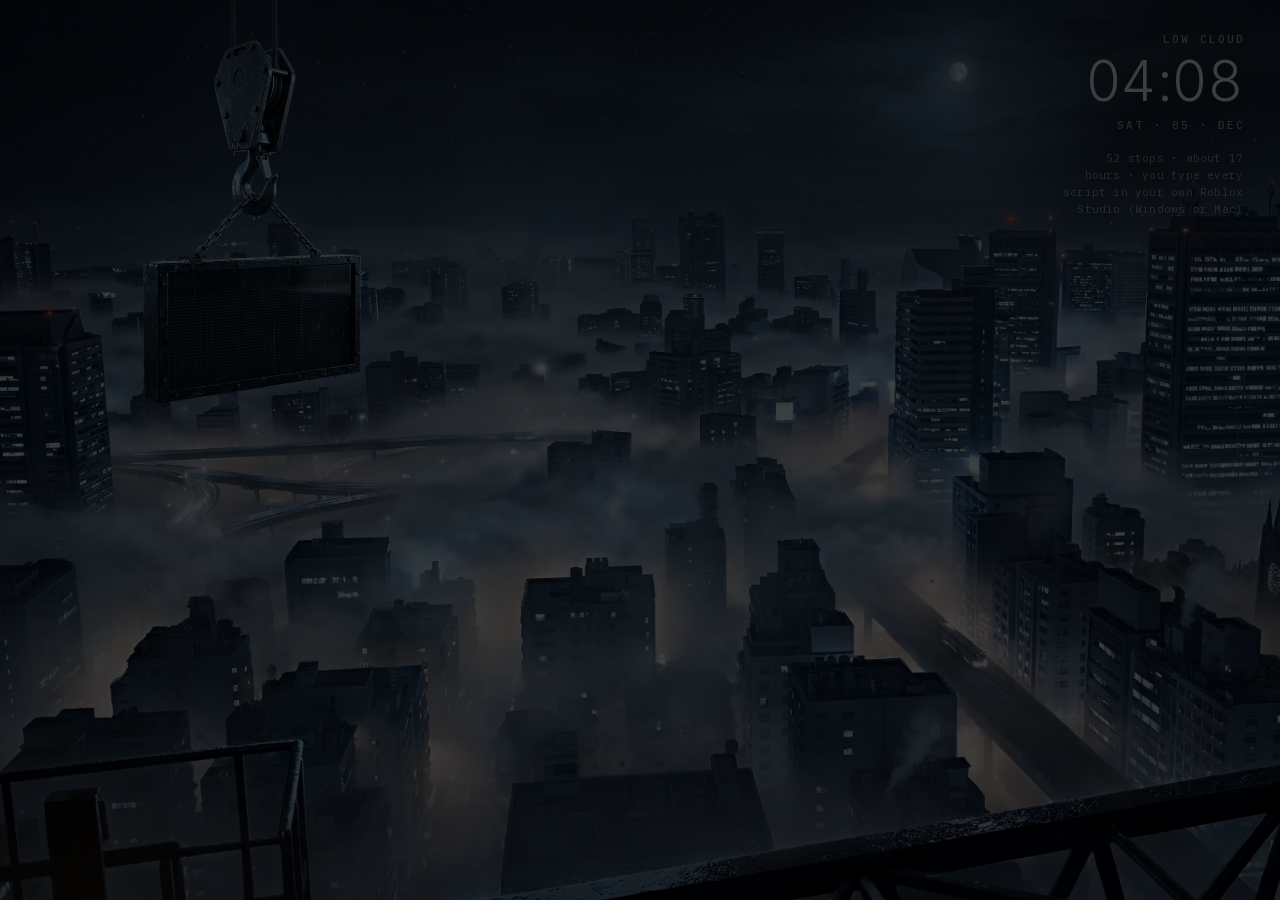
<file: index.html>
<!DOCTYPE html>
<html lang="en" data-rice="ossuary" data-shell="noctalia" data-fx="3" data-perf="auto">
<head>
<meta charset="utf-8">
<meta name="viewport" content="width=device-width, initial-scale=1">
<title>MIMEI — learn Roblox Luau from nothing</title>
<meta name="description" content="A quiet desk for learning Roblox Luau from absolute zero: the city at night from the top of a crane, and an old sign that says where you are. You write every script in your own Roblox Studio; MIMEI walks you through it, one lesson at a time.">
<meta property="og:type" content="website">
<meta property="og:title" content="MIMEI — learn Roblox Luau from nothing">
<meta property="og:description" content="A quiet desk for learning Roblox Luau from absolute zero: the city at night from the top of a crane, and an old sign that says where you are. You write every script in your own Roblox Studio; MIMEI walks you through it, one lesson at a time.">
<meta property="og:image" content="assets/og/og.jpg">
<meta property="og:image:width" content="1200">
<meta property="og:image:height" content="630">
<meta name="twitter:card" content="summary_large_image">
<meta name="color-scheme" content="dark">
<meta name="theme-color" content="#05070c">
<link rel="stylesheet" href="styles/05-fonts.css">
<link rel="stylesheet" href="styles/00-tokens.css">
<link rel="stylesheet" href="styles/10-base.css">
<link rel="stylesheet" href="styles/22-window.css">
<link rel="stylesheet" href="styles/23-course.css">
<link rel="stylesheet" href="styles/24-launcher.css">
<link rel="stylesheet" href="styles/31-session.css">
<link rel="stylesheet" href="styles/32-man.css">
<link rel="stylesheet" href="styles/33-deckops.css">
<link rel="stylesheet" href="styles/40-effects.css">
<link rel="stylesheet" href="styles/50-responsive.css">
<link rel="stylesheet" href="styles/36-riced.css">
<link rel="stylesheet" href="styles/35-desk.css">
<link rel="stylesheet" href="styles/37-lesson.css">
<link rel="stylesheet" href="styles/38-study.css">
<link rel="stylesheet" href="styles/39-strangers.css">
<link rel="stylesheet" href="styles/41-cab.css">
<link rel="stylesheet" href="styles/43-glass.css">
<link rel="stylesheet" href="styles/44-mist.css">
<link rel="stylesheet" href="styles/60-print.css">
<link rel="icon" type="image/png" href="assets/crane/icon.png">
</head>
<body class="os booting">

<!-- ══ boot safety net ════════════════════════════════════════════════════
     Runs before anything else and survives the module graph failing to
     parse. Without it a thrown expression leaves a black screen and no clue
     why, which is the worst possible failure for a teaching site. -->
<script>
(function () {
  function report(what, detail) {
    var box = document.getElementById('boot-error');
    if (!box) {
      box = document.createElement('pre');
      box.id = 'boot-error';
      box.style.cssText = 'position:fixed;z-index:9999;left:0;right:0;bottom:0;margin:0;'
        + 'padding:16px 20px;max-height:46vh;overflow:auto;background:#2b0f16;color:#ffb4c4;'
        + 'font:12px/1.6 ui-monospace,Menlo,monospace;white-space:pre-wrap;'
        + 'border-top:1px solid #7a3b50';
      document.body.appendChild(box);
    }
    document.title = 'BOOT FAILED: ' + what;
    box.textContent += what + '\n' + detail + '\n\n';
    var log = document.getElementById('boot-log');
    if (log) log.textContent = 'the machine did not finish starting.';
  }
  window.addEventListener('error', function (e) {
    report('Error: ' + (e.message || 'unknown'),
           (e.filename || '') + ':' + (e.lineno || '?') + (e.error && e.error.stack ? '\n' + e.error.stack : ''));
  });
  window.addEventListener('unhandledrejection', function (e) {
    var r = e.reason;
    report('Unhandled rejection: ' + ((r && r.message) || r), (r && r.stack) || '');
  });
})();
</script>

<a class="skip" href="#session-body">Skip to the lesson</a>

<!-- ══ the wall ══════════════════════════════════════════════════════════
     The LQIP layer paints a true-coloured blur instantly; the real wall
     fades in over it. Nothing here is announced to a screen reader. -->
<div id="wall" aria-hidden="true">
  <div class="wall-lqip" id="wall-lqip"></div>
  <img id="wall-img" alt="" decoding="async">
  <div class="wall-veil"></div>
  <div class="wall-noise"></div>
</div>

<div class="fx-layers" aria-hidden="true">
  <canvas id="rain"></canvas>
  <div id="scan"></div>
  <div id="grain"></div>
  <div id="glare"></div>
  <div id="wipe"></div>
</div>

<!-- ══ start-up ═════════════════════════════════════════════════════════
     A black curtain while the fonts and the first picture load; the desk
     fades in under it and its sign powers on. The empty log is where the
     safety net above writes if the machine does not finish starting. -->
<div id="boot">
  <div class="boot-in">
    <pre id="boot-log"></pre>
  </div>
</div>

<!-- ══ bar ═══════════════════════════════════════════════════════════════ -->
<header id="bar" role="banner">
  <div class="bar-l">
    <button class="mod brand" id="brand" title="The desk (Alt+1)" aria-label="MIMEI — the desk">
      <img class="ob-mark" src="assets/crane/mark-snow.webp" alt="" width="240" height="284">
      <span class="brand-name">mimei</span>
    </button>
    <nav id="workspaces" aria-label="Workspaces"></nav>
  </div>

  <div class="bar-r">
    <div class="bar-mods">
      <time class="bar-clock" id="bar-clock" title="Local time">--:--</time>
    </div>
    <button class="mod launch" id="mod-launch" title="Search the course (Alt+Enter)" aria-label="Search the course">
      <svg viewBox="0 0 16 16" aria-hidden="true"><circle cx="7" cy="7" r="4.2"/><path d="m10.2 10.2 3.3 3.3"/></svg>
    </button>
    <button class="mod apps" id="mod-apps" title="Apps — open the window switcher (Alt+Enter, Tab)" aria-label="Apps">
      <svg viewBox="0 0 16 16" fill="none" stroke="currentColor" stroke-width="1.2" aria-hidden="true"><rect x="2" y="2" width="5" height="5" rx="1"/><rect x="9" y="2" width="5" height="5" rx="1"/><rect x="2" y="9" width="5" height="5" rx="1"/><rect x="9" y="9" width="5" height="5" rx="1"/></svg>
    </button>
  </div>
</header>

<!-- ══ shell: the seat ══════════════════════════════════════════════════ -->
<div id="shell">
  <main id="seat" aria-label="Desktop">
    <div id="desk"></div>
    <div id="study" hidden></div>
  </main>
</div>

<!-- ══ the panel along the foot: this workspace's windows (3 and 4; the lessons have their own session bar) ══ -->
<div id="panel">
  <nav class="bar-task" id="bar-task" aria-label="Windows on this workspace"></nav>
</div>

<!-- lesson bodies land here at boot, pulled out of content/*.md -->
<div id="lessons" hidden></div>

<div id="peek-back" hidden>Bring everything back <kbd>esc</kbd></div>

<!-- ══ overlays ══════════════════════════════════════════════════════════ -->
<div id="scrim" hidden></div>

<div id="launcher" role="dialog" aria-modal="true" aria-label="Launcher" hidden>
  <div class="launch-box">
    <label class="launch-prompt">
      <span class="lp-mode" id="launch-mode">lessons</span>
      <input id="launch-input" type="text" autocomplete="off" spellcheck="false"
             role="combobox" aria-expanded="true" aria-controls="launch-list"
             aria-autocomplete="list" aria-label="Search" placeholder="jump to a lesson">
      <span class="lp-hint" id="launch-count"></span>
    </label>
    <div id="launch-list" role="listbox" aria-label="Results"></div>
    <div class="launch-foot">
      <span><kbd>↑</kbd><kbd>↓</kbd> move</span>
      <span><kbd>↵</kbd> run</span>
      <span><kbd>tab</kbd> mode</span>
      <span><kbd>esc</kbd> close</span>
    </div>
  </div>
</div>

<div id="live" role="status" aria-live="polite" class="sr-only"></div>
<div id="boot-error-host" hidden></div>

<script type="module" src="src/main.js"></script>
</body>
</html>
</file>
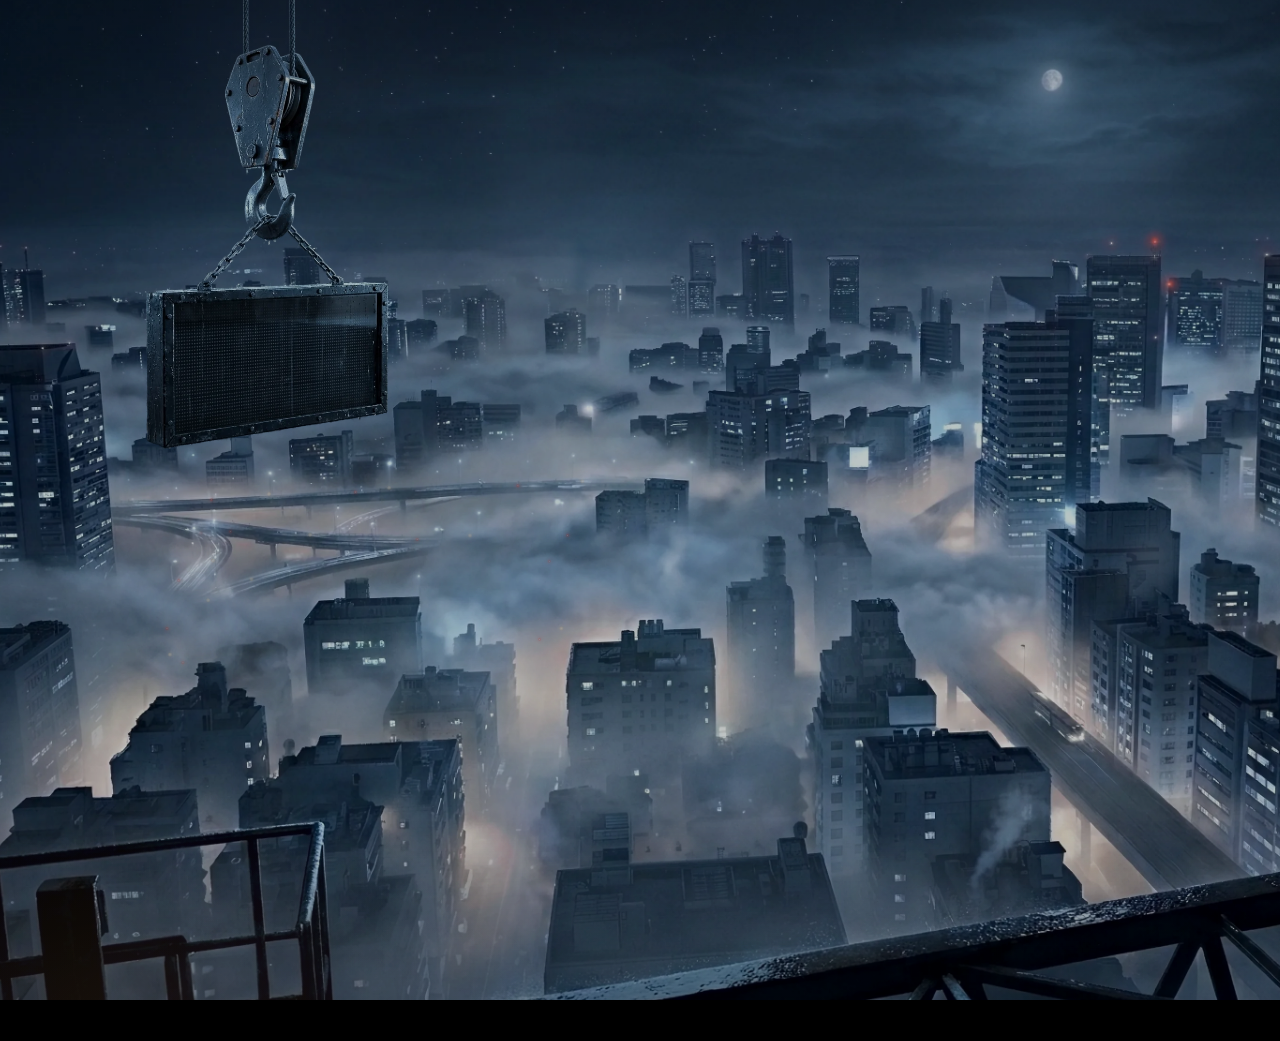
<file: tools/probe.html>
<!DOCTYPE html>
<!-- Layout + behaviour probe. Loads the site in a same-origin iframe, drives it
     with a named action, then writes what the machine is actually doing into
     #probe as JSON — so a headless `--dump-dom` run can check the desk, the
     window manager, a lesson and the one look without anyone looking at a
     screenshot, and without npm.

       tools/probe.html?w=1600&h=1000&act=ws2#/3.2
       tools/probe.html?act=peek
       tools/probe.html?act=settings

     The page under test exposes `ossuary` (see src/main.js) and this file reads
     it rather than guessing at pixels: wm rectangles, the fx report, the
     progress summary. -->
<meta charset="utf-8">
<style>html,body{margin:0;background:#000}iframe{border:0;display:block}</style>
<pre id="probe">pending</pre>
<script src="_act.js"></script>
<script>
const q = new URLSearchParams(location.search);
const W = +(q.get('w') || 1600), H = +(q.get('h') || 1000);
const ACT = q.get('act') || '';
const WALL = q.get('wall') || '';
/* ?where=395,300 → what is actually at that point, topmost first. The fastest
   way to find out which element is bleeding into a gap. */
const WHERE = q.get('where') || '';
/* ?sel=.course-list → the box, the scroll box and the clipping of one element
   plus every ancestor up to the window frame. Layout archaeology in one call. */
const SEL = q.get('sel') || '';
const f = document.createElement('iframe');
f.width = W; f.height = H;
f.src = '../index.html?noboot' + location.hash;
document.body.prepend(f);

const sleep = ms => new Promise(r => setTimeout(r, ms));
const ready = async () => {
  for (let i = 0; i < 120; i++) {
    const d = f.contentDocument, w = f.contentWindow;
    if (w && w.ossuary && d.body && !d.body.classList.contains('booting')) return true;
    await sleep(120);
  }
  return false;
};

/* every action is one the learner could take: a click, or a key. */
async function act(a) {
  await runAct(f, a);
}

(async () => {
  const ok = await ready();
  const d = f.contentDocument, w = f.contentWindow;
  const L = w.ossuary || {};
  const errs = [];
  if (!ok) errs.push('the machine never finished booting');

  /* end states, not transitions: a headless iframe barely advances CSS time */
  if (ok) {
    const st = d.createElement('style');
    st.textContent = '*,*::before,*::after{transition:none!important;animation-duration:1ms!important;animation-delay:0s!important}';
    d.head.appendChild(st);
    w.addEventListener('error', e => errs.push('act: ' + (e.message || 'unknown')));
    try { await act(ACT); } catch (e) { errs.push('act threw: ' + (e && e.message)); }
  }

  /* ── measure ─────────────────────────────────────────────────────────────── */
  if (L.wm && L.wm.flush) { try { L.wm.flush(); } catch (e) { errs.push('flush: ' + e.message); } }
  /* In headless Chrome a frame may never come, so never wait on rAF alone. */
  await Promise.race([
    new Promise(res => f.contentWindow.requestAnimationFrame(() => f.contentWindow.requestAnimationFrame(res))),
    sleep(300),
  ]);
  const box = el => {
    if (!el) return null;
    const b = el.getBoundingClientRect(), cs = w.getComputedStyle(el);
    /* checkVisibility walks ancestors, so a child of an opacity:0 shell reads
       as hidden — which a bare computed style cannot tell you. */
    const vis = el.checkVisibility
      ? el.checkVisibility({ opacityProperty: true, visibilityProperty: true, contentVisibilityAuto: true })
      : (cs.display !== 'none' && cs.visibility !== 'hidden' && +cs.opacity > .05);
    return {
      x: Math.round(b.x), y: Math.round(b.y), w: Math.round(b.width), h: Math.round(b.height),
      vis,
    };
  };
  const r = {
    ok,
    errors: errs,
    viewport: [W, H],
    body: d.body ? d.body.className : '',
    ws: L.wm ? L.wm.activeWs() : null,
    rice: L.rice ? L.rice.current() : null,
    wall: L.wall && L.wall.current() ? L.wall.current().id : null,
    fx: L.fx ? L.fx() : null,
    progress: L.progress ? L.progress() : null,
    fonts: d.fonts ? [...d.fonts].filter(x => x.status === 'loaded').map(x => x.family + ' ' + x.weight)
      .filter((v, i, a) => a.indexOf(v) === i) : [],
    rects: {
      bar: box(d.querySelector('#bar')),
      task: box(d.querySelector('#bar-task')),
      seat: box(d.querySelector('#seat')),
      desk: box(d.querySelector('#desk')),
      launcher: box(d.querySelector('#launcher')),
    },
    windows: L.wm ? L.wm.rects() : [],
    openWs: L.wm ? [1, 2, 3, 4].map(n => L.wm.windowsOn(n).length) : [],
    deck: deckProbe(d, w),
    where: whereProbe(d),
    sel: selProbe(d, w),
    lesson: lessonProbe(d),
    launcher: launcherProbe(d),
    a11y: a11yProbe(d),
    overflowX: d.documentElement.scrollWidth > W + 1,
    bootError: (d.getElementById('boot-error') || {}).textContent || null,
    live: (d.getElementById('live') || {}).textContent || null,
  };
  document.getElementById('probe').textContent = JSON.stringify(r, null, 0);

  function selProbe(d, w) {
    if (!SEL) return null;
    const start = d.querySelector(SEL);
    if (!start) return `no element matches ${SEL}`;
    const out = [];
    let el = start;
    while (el && el !== d.body) {
      const b = el.getBoundingClientRect(), cs = w.getComputedStyle(el);
      out.push({
        el: el.tagName.toLowerCase() + (el.id ? '#' + el.id : '') + (el.classList.length ? '.' + [...el.classList].join('.') : ''),
        box: [Math.round(b.x), Math.round(b.y), Math.round(b.width), Math.round(b.height)],
        scroll: [el.scrollWidth, el.scrollHeight, el.clientWidth, el.clientHeight],
        of: cs.overflowX + '/' + cs.overflowY,
        pe: cs.pointerEvents,
        pos: cs.position,
      });
      if (el.classList.contains('win')) break;
      el = el.parentElement;
    }
    return out;
  }

  function whereProbe(d) {
    if (!WHERE) return null;
    const [x, y] = WHERE.split(',').map(Number);
    return d.elementsFromPoint(x, y).slice(0, 6).map(el => {
      const cls = (el.className && String(el.className).trim().split(/\s+/).slice(0, 3).join('.')) || '';
      return `${el.tagName.toLowerCase()}${el.id ? '#' + el.id : ''}${cls ? '.' + cls : ''}`;
    });
  }

  function deckProbe(d, w) {
    if (!d.querySelector('#desk')) return null;
    const txt = sel => { const el = d.querySelector(sel); return el ? el.textContent.trim().replace(/\s+/g, ' ') : null; };
    return {
      sign: txt('#cr-say'),
      clock: txt('#desk .cr-clock'),
      promise: d.querySelector('#cr-promise[hidden]') ? null : txt('#cr-promise'),
      corners: d.querySelectorAll('#desk .cr-menu .m').length,
      goal: txt('#cr-goal-n'),
      canvases: d.querySelectorAll('#desk canvas').length,
      report: (w.ossuary && w.ossuary.desk) ? w.ossuary.desk() : null,
    };
  }

  function lessonProbe(d) {
    const win = d.querySelector('#study:not([hidden])');      // a lesson is open on workspace 2
    if (!win) return null;
    return {
      title: (win.querySelector('.kicker') || {}).textContent || null,
      rail: !!win.querySelector('.st-rail'),
      h1: (win.querySelector('.doc h1') || {}).textContent || null,
      kicker: !!win.querySelector('.kicker'),
      code: win.querySelectorAll('.doc .code').length,
      out: win.querySelectorAll('.doc .out').length,
      runbook: win.querySelectorAll('.doc .runbook').length,
      probe: win.querySelectorAll('.doc .probe').length,
      solutions: win.querySelectorAll('.doc .solution').length,
      pills: win.querySelectorAll('.doc .pill').length,
      nav: !!win.querySelector('.stepnav'),
      tabs: win.querySelectorAll('.win-tabs .tab').length,
      firstLines: (win.querySelector('.doc .code code') || {}).textContent?.slice(0, 120) || null,
    };
  }

  function launcherProbe(d) {
    const host = d.getElementById('launcher');
    if (!host) return null;
    const open = !host.hidden;
    return {
      open,
      mode: (d.getElementById('launch-mode') || {}).textContent || null,
      rows: d.querySelectorAll('#launch-list .lrow').length,
      first: (d.querySelector('#launch-list .lrow') || {}).textContent || null,
      role: (d.getElementById('launch-input') || {}).getAttribute?.('role') || null,
    };
  }

  function a11yProbe(d) {
    const focusables = [...d.querySelectorAll('a[href],button:not([disabled]),input,[tabindex]:not([tabindex="-1"])')];
    const regions = [...d.querySelectorAll('.win')].map(el => ({
      id: el.dataset.win,
      role: el.getAttribute('role'),
      labelled: !!d.getElementById(el.getAttribute('aria-labelledby') || ''),
      tabindex: el.tabIndex,
    }));
    return {
      focusables: focusables.length,
      regions,
      srOnlyLive: !!d.querySelector('#live.sr-only'),
      skipLink: !!d.querySelector('.skip'),
    };
  }

})();
</script>
</file>
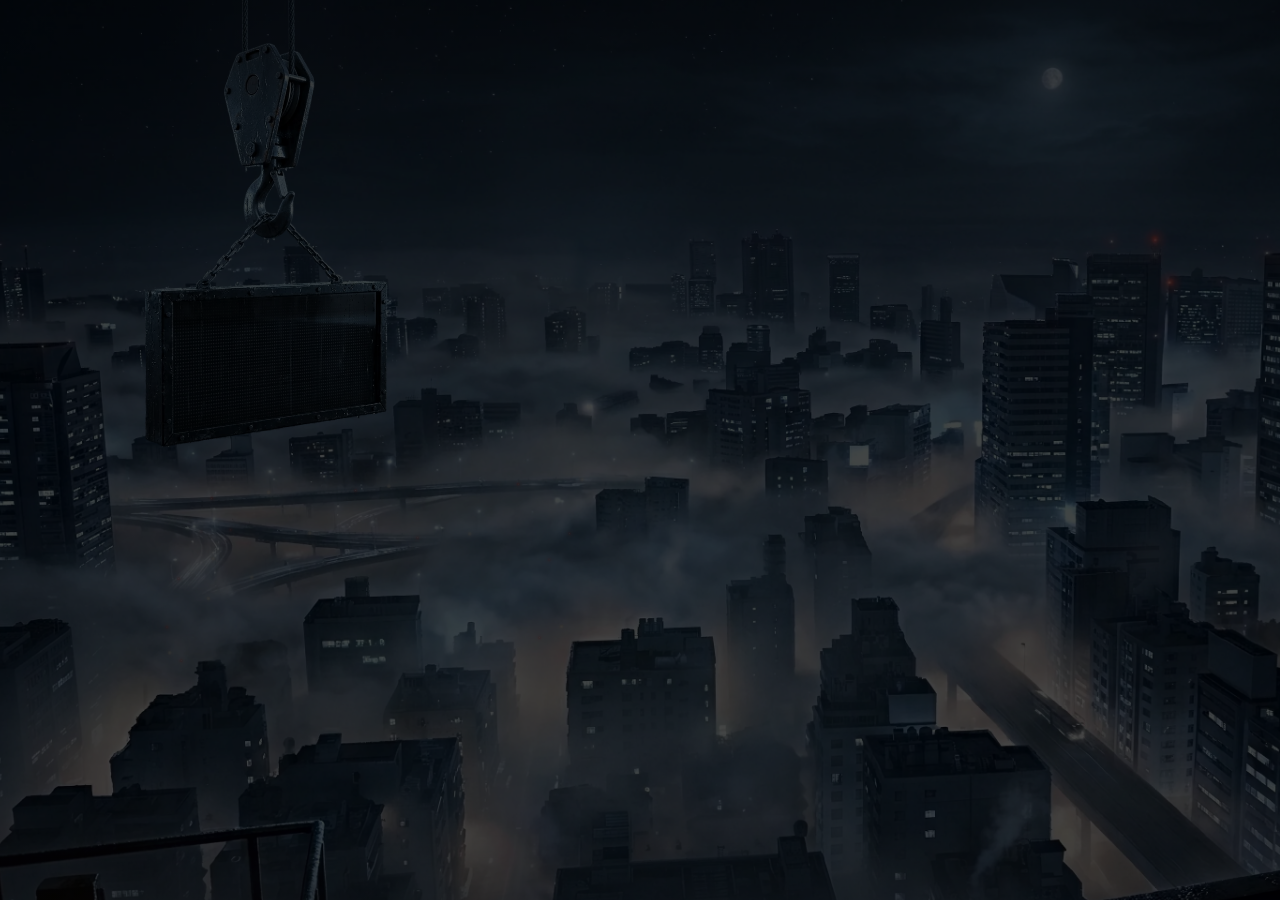
<file: tools/shot.html>
<!DOCTYPE html>
<!-- A clean frame for screenshots: the site fills the window, one action runs,
     and nothing else is drawn. Chrome's own --screenshot then captures exactly
     the machine, with no probe output or tool chrome in the image.

       tools/shot.html?w=1600&h=1000&act=ws2#/3.2

     Motion is frozen before the shot so two runs of the same view are the same
     pixels; tools/shots.py drives this and stitches the contact sheets. -->
<meta charset="utf-8">
<title>ossuary-shot</title>
<style>
  html, body { margin: 0; background: #000; overflow: hidden; }
  iframe { border: 0; display: block; position: fixed; inset: 0; }
</style>
<body>
<script src="_act.js"></script>
<script>
const q = new URLSearchParams(location.search);
const W = +(q.get('w') || 1600), H = +(q.get('h') || 1000);
const ACT = q.get('act') || '';
const WALL = q.get('wall') || '';
const FREEZE = q.get('freeze') !== '0';
/* fx is pinned by default: a still should never be caught mid-watchdog. */
const FX = q.get('fx') === 'auto' ? '' : (q.get('fx') || '3');

const f = document.createElement('iframe');
f.width = W; f.height = H;
f.src = '../index.html?noboot' + (FX ? `&fx=${FX}` : '') + location.hash;
document.body.append(f);

const sleep = ms => new Promise(r => setTimeout(r, ms));

const ready = async () => {
  for (let i = 0; i < 120; i++) {
    const w = f.contentWindow, d = f.contentDocument;
    if (w && w.ossuary && d.body && !d.body.classList.contains('booting')) return true;
    await sleep(120);
  }
  return false;
};

(async () => {
  const ok = await ready();
  const w = f.contentWindow, d = f.contentDocument;
  const L = (w && w.ossuary) || {};

  if (ok && FREEZE) {
    const st = d.createElement('style');
    st.textContent = '*,*::before,*::after{transition:none!important;animation-duration:1ms!important;'
      + 'animation-delay:0s!important;animation-iteration-count:1!important}';
    d.head.appendChild(st);
  }
  if (ok && WALL && L.wall) L.wall.apply(WALL);
  if (WALL) await sleep(400);
  if (ok) await runAct(f, ACT);

  /* the watchdog is not interesting in a still: keep the full machine */
  if (ok && L.fx && L.fx() !== 3) { /* leave whatever level the site chose */ }

  document.title = ok ? 'shot-ready' : 'shot-failed';
  document.documentElement.dataset.shot = ok ? 'ready' : 'failed';
  document.documentElement.dataset.act = ACT;
  try { document.documentElement.dataset.error = (d.getElementById('boot-error') || {}).textContent || ''; }
  catch (_) { document.documentElement.dataset.error = ''; }
})();
</script>
</body>
</file>
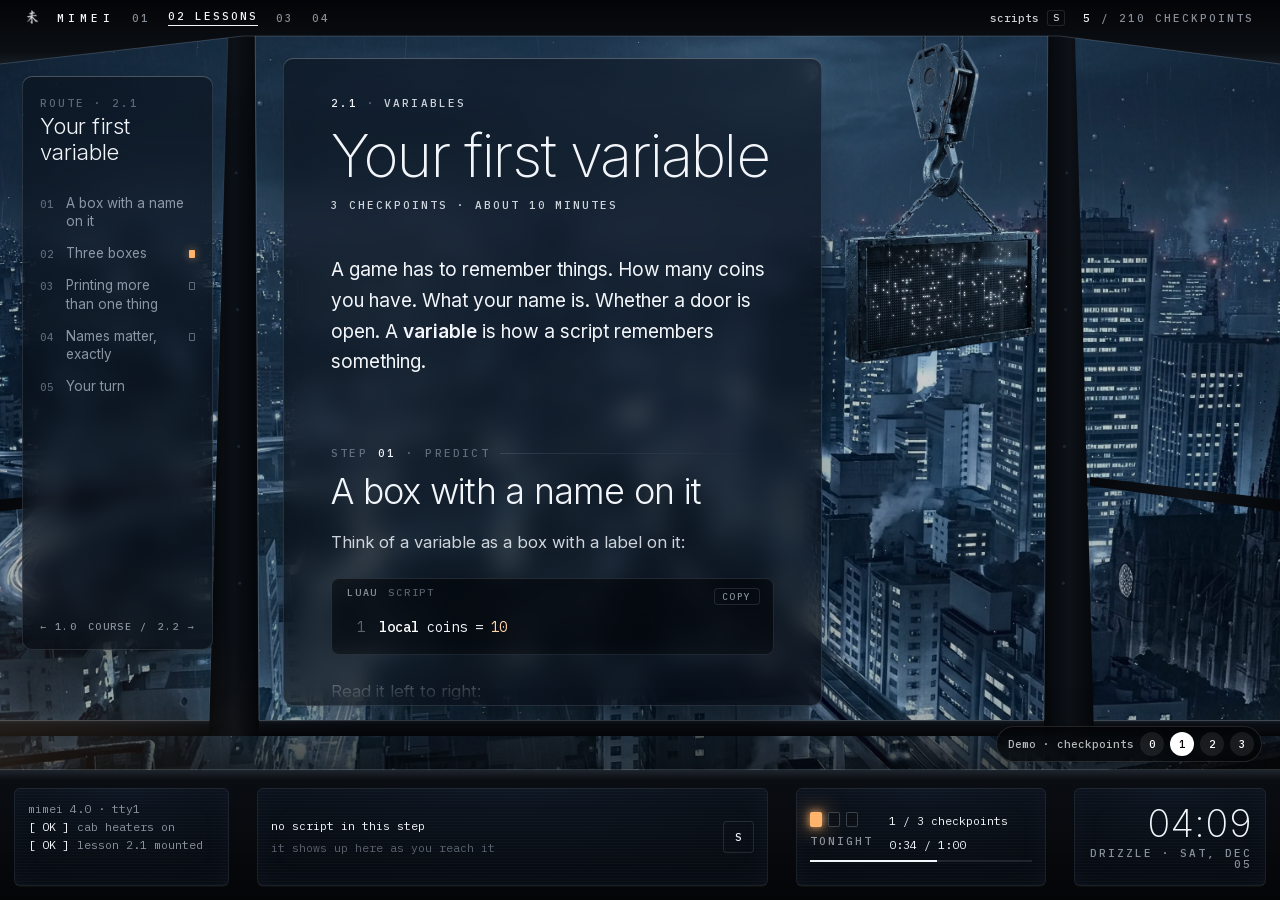
<file: prototypes/cab/cab.html>
<!DOCTYPE html>
<html lang="en">
<head>
<meta charset="utf-8">
<meta name="viewport" content="width=device-width, initial-scale=1">
<title>MIMEI · the cab</title>
<style>
@font-face { font-family: 'Inter'; font-weight: 100 900; src: url('../../assets/fonts/inter-latin.woff2') format('woff2'); }
@font-face { font-family: 'IBM Plex Mono'; font-weight: 400; src: url('../../assets/fonts/ibm-plex-mono-400-normal.woff2') format('woff2'); }
@font-face { font-family: 'IBM Plex Mono'; font-weight: 500; src: url('../../assets/fonts/ibm-plex-mono-500-normal.woff2') format('woff2'); }
:root {
  --sans: 'Inter', system-ui, sans-serif; --mono: 'IBM Plex Mono', ui-monospace, monospace;
  --fg: #f2f5fa; --fg-2: rgba(236, 241, 248, .86); --dim: rgba(214, 224, 238, .62); --faint: rgba(200, 212, 230, .42);
  --line: rgba(220, 235, 255, .12); --lamp: #ffb46b; --lamp-a: rgba(255, 180, 107, .55); --blue: #a9c4e4;
}
* { box-sizing: border-box; }
html, body { margin: 0; height: 100%; overflow: hidden; background: #020305; }
body { font: 400 16.5px/1.72 var(--sans); color: var(--fg-2); -webkit-font-smoothing: antialiased; }
body:not(.ready) { visibility: hidden; }
button { font: inherit; color: inherit; background: none; border: 0; padding: 0; cursor: pointer; }
.caps { font: 500 11px/1 var(--mono); letter-spacing: .18em; text-transform: uppercase; }

/* ═══ outside: the city, the rain, the hook with its sign ═══════════════ */
#city { position: fixed; inset: 0; overflow: hidden; }
#city .plate { position: absolute; inset: 0; background: center / cover no-repeat; transform: scale(1.012); filter: brightness(.9) saturate(.92); }
#city canvas { position: absolute; inset: 0; width: 100%; height: 100%; }
#cars { mix-blend-mode: screen; }
#rig { position: fixed; left: 0; top: 0; transform-origin: 0 0; pointer-events: none; }
#rig .sway { position: absolute; left: 0; top: 0; width: 800px; height: 1067px; transform-origin: 400px -2600px; animation: sway 11s ease-in-out infinite alternate; }
@keyframes sway { from { transform: rotate(-.32deg); } to { transform: rotate(.38deg); } }
#rig .hook { position: absolute; left: 0; top: 0; width: 800px; height: 1067px; }
#rig .led { position: absolute; left: 151px; top: 593px; width: 530px; height: 400px; mix-blend-mode: screen; }

/* ═══ the glass: rain on it, the cab's own light in it ═════════════════ */
#glass { position: fixed; inset: 0; pointer-events: none; }
#glass .tint { position: absolute; inset: 0; background: linear-gradient(180deg, rgba(10, 18, 30, .28), rgba(6, 10, 18, .12) 40%, rgba(10, 14, 22, .3)); }
#glass .sheen { position: absolute; inset: 0; background: linear-gradient(104deg, transparent 0 40%, rgba(200, 220, 255, .045) 47%, transparent 54%), linear-gradient(0deg, rgba(255, 190, 120, .1), transparent 22%); }
#drops { position: absolute; inset: 0; width: 100%; height: 100%; }

/* ═══ the cab: its frame, dark steel against the city ═══════════════════ */
#frame { position: fixed; inset: 0; width: 100%; height: 100%; pointer-events: none; }

/* the roof beam carries the machine's line */
#roof { position: fixed; z-index: 6; left: 0; right: 0; top: 0; height: 36px; display: flex; align-items: center; justify-content: space-between; padding: 0 26px; color: var(--dim); }
#roof .l, #roof .r { display: flex; align-items: center; gap: 18px; }
#roof img { width: 13px; opacity: .9; }
#roof .nm { color: var(--fg); letter-spacing: .4em; }
#roof .on { color: var(--fg); border-bottom: 1px solid var(--fg); padding-bottom: 3px; }
#roof b { color: var(--fg); font-weight: 500; }
#roof .sb { display: flex; align-items: center; gap: 8px; color: var(--fg-2); }
#roof .sb kbd { font: 500 10px/1 var(--mono); padding: 3px 6px; border-radius: 3px; box-shadow: inset 0 0 0 1px var(--line); }

/* ═══ the HUD on the glass ════════════════════════════════════════════ */
.hud { position: fixed; z-index: 4; border-radius: 10px; overflow: hidden;
  background: linear-gradient(180deg, rgba(10, 15, 24, .58), rgba(6, 9, 15, .66));
  -webkit-backdrop-filter: blur(12px) saturate(1.1); backdrop-filter: blur(12px) saturate(1.1);
  box-shadow: inset 0 1px 0 rgba(255, 255, 255, .16), inset 0 0 0 1px var(--line), 0 30px 60px -30px rgba(0, 0, 0, .7);
  transition: opacity .8s ease, transform .8s cubic-bezier(.2, .8, .2, 1), clip-path 1s cubic-bezier(.5, 0, .2, 1); }
body.booting .hud { opacity: 0; transform: translateY(6px); clip-path: inset(0 0 100% 0 round 10px); }
.hud.lesson { left: var(--lx); top: 58px; width: var(--lw); bottom: calc(100% - var(--rail) + 14px); transition: opacity .8s ease, transform .8s cubic-bezier(.2, .8, .2, 1), clip-path 1s cubic-bezier(.5, 0, .2, 1), width .45s cubic-bezier(.3, .7, .2, 1); }
body.scripts .hud.lesson { width: var(--lw2); }
.hud.route { left: 22px; top: 76px; width: calc(var(--pl) - 52px); bottom: calc(100% - var(--rail) + 70px); padding: 22px 18px; }
.scroll { position: absolute; inset: 0; overflow-y: auto; scrollbar-width: none; padding: 40px 48px 34vh;
  -webkit-mask-image: linear-gradient(180deg, transparent, #000 36px, #000 calc(100% - 64px), transparent); mask-image: linear-gradient(180deg, transparent, #000 36px, #000 calc(100% - 64px), transparent); }
.scroll::-webkit-scrollbar { display: none; }

/* the lesson, in the desk's voice: Inter, Plex Mono small capitals */
.kicker { margin: 0 0 16px; font: 500 11px/1 var(--mono); letter-spacing: .2em; text-transform: uppercase; color: var(--dim); }
.kicker span:first-child { color: var(--fg); }
.kicker .s { margin: 0 8px; color: var(--faint); }
.quest-head { margin: 0 0 44px; }
.quest-head h1 { margin: 0 0 14px; font: 200 60px/1.02 var(--sans); letter-spacing: -.03em; color: var(--fg); }
.qh-meta { margin: 0; font: 500 11px/1 var(--mono); letter-spacing: .18em; text-transform: uppercase; color: var(--dim); }
.doc p, .doc li { color: var(--fg-2); }
.doc p { margin: 0 0 16px; }
.doc strong { color: var(--fg); font-weight: 600; }
.doc em { color: var(--fg); }
.step-intro p { font-size: 19px; line-height: 1.62; color: var(--fg); }
.doc ul { padding-left: 20px; } .doc li::marker { color: var(--faint); }
.doc :not(pre) > code { font: 400 .86em/1 var(--mono); padding: 2px 6px; border-radius: 4px; color: var(--fg); background: rgba(220, 235, 255, .08); }
.step { position: relative; }
.step + .step { margin-top: 70px; }
.st-sh { display: flex; gap: 10px; align-items: center; margin: 0 0 12px; font: 500 11px/1 var(--mono); letter-spacing: .2em; text-transform: uppercase; color: var(--faint); }
.st-sh .w { color: var(--faint); } .st-sh b { color: var(--fg); font-weight: 500; } .st-sh .kd::before { content: '·'; margin-right: 10px; } .st-sh .ok { display: none; }
.st-sh::after { content: ''; flex: 1; height: 1px; background: linear-gradient(90deg, var(--line), transparent); }
.step.here .st-sh b { color: var(--lamp); }
.step h2 { margin: 0 0 16px; font: 300 36px/1.12 var(--sans); letter-spacing: -.02em; color: var(--fg); }
figure.code { margin: 22px 0; border-radius: 8px; background: rgba(2, 4, 8, .58); box-shadow: inset 0 0 0 1px var(--line); overflow: hidden; }
.code-head { display: flex; gap: 10px; padding: 10px 14px 0 16px; font: 500 10px/1 var(--mono); letter-spacing: .18em; text-transform: uppercase; color: var(--faint); }
.code-head .lang { color: var(--dim); } .code-head .sp { flex: 1; }
.code-head .copy { padding: 4px 8px; border-radius: 4px; box-shadow: inset 0 0 0 1px var(--line); color: var(--dim); font: 500 9.5px/1 var(--mono); letter-spacing: .16em; text-transform: uppercase; }
figure.code pre { margin: 0; padding: 10px 0 14px; overflow: auto; }
figure.code code { display: block; font: 400 14px/1.8 var(--mono); color: var(--fg); }
.cl { display: block; padding: 0 16px; } .cl .ln { display: inline-block; width: 18px; margin-right: 14px; text-align: right; color: var(--faint); } .cl .ln-note { display: none; }
.tok-k { color: #fff; font-weight: 500; } .tok-s { color: var(--blue); } .tok-n { color: #ffd2a6; } .tok-f { color: var(--fg); }
.out { margin: -12px 0 24px; padding: 12px 16px 12px; border-radius: 0 0 8px 8px; background: rgba(220, 235, 255, .04); box-shadow: inset 1px 0 0 rgba(220, 235, 255, .2); }
.out-head { display: flex; gap: 8px; margin-bottom: 4px; font: 500 10px/1 var(--mono); letter-spacing: .18em; text-transform: uppercase; color: var(--faint); } .out-head .k { color: var(--dim); } .out-head .sp { flex: 1; }
.out pre { margin: 0; font: 400 13.5px/1.75 var(--mono); color: var(--fg); white-space: pre-wrap; } .out .src { color: var(--faint); }
.key-idea { margin: 34px 0 0; padding: 2px 0 2px 18px; box-shadow: inset 1px 0 0 rgba(255, 255, 255, .55); }
.ki-lbl { display: block; margin-bottom: 8px; font: 500 10.5px/1 var(--mono); letter-spacing: .2em; text-transform: uppercase; color: var(--dim); }
.key-idea p { margin: 0; font: 300 21px/1.45 var(--sans); color: var(--fg); }
.probe { margin: 34px 0; padding: 18px 20px; border-radius: 8px; box-shadow: inset 0 0 0 1px var(--line); background: rgba(220, 235, 255, .03); }
.probe-h { display: flex; gap: 10px; margin-bottom: 12px; font: 500 10.5px/1 var(--mono); letter-spacing: .2em; text-transform: uppercase; color: var(--fg); } .probe-h .from { color: var(--faint); }
.probe figure.code { margin: 0 0 14px; } .probe .code-head { display: none; }
.probe .q { margin: 0 0 12px; color: var(--fg); font-weight: 500; }
.opts { display: flex; gap: 8px; flex-wrap: wrap; } .opts button { padding: 10px 16px; border-radius: 6px; font: 400 13.5px/1 var(--mono); color: var(--fg); box-shadow: inset 0 0 0 1px rgba(220, 235, 255, .2); background: rgba(2, 4, 8, .3); }
.runbook { margin: 30px 0; padding: 18px 20px 16px; border-radius: 8px; box-shadow: inset 0 0 0 1px var(--line); background: rgba(220, 235, 255, .035); }
.runbook-h { display: flex; gap: 10px; font: 500 10.5px/1 var(--mono); letter-spacing: .2em; text-transform: uppercase; color: var(--fg); } .runbook-h .sub { color: var(--faint); }
.runbook .t { margin: 8px 0 10px; color: var(--fg); font-weight: 500; font-size: 17px; }
.checks { list-style: none; margin: 0; padding: 0 !important; }
.checks li { display: grid; grid-template-columns: 24px 1fr; align-items: baseline; padding: 4px 0; font-size: 15.5px; }
.checks .m { position: relative; top: 2px; width: 10px; height: 10px; border-radius: 2px; box-shadow: inset 0 0 0 1px var(--dim); }
.checks li[aria-checked='true'] { color: var(--dim); } .checks li[aria-checked='true'] .m { background: var(--fg); box-shadow: none; }
.runbook-foot { display: flex; align-items: center; gap: 12px; margin-top: 10px; font: 500 10px/1 var(--mono); letter-spacing: .18em; text-transform: uppercase; color: var(--faint); }
.meter { flex: 1; height: 1px; background: var(--line); } .meter i { display: block; height: 100%; background: var(--fg); }
.runbook.done { box-shadow: inset 0 0 0 1px rgba(255, 180, 107, .45), 0 0 30px -10px var(--lamp-a); } .runbook.done .runbook-foot { color: var(--lamp); } .runbook.done .meter i { background: var(--lamp); }
details.solution summary { font: 500 11px/1 var(--mono); letter-spacing: .16em; text-transform: uppercase; color: var(--dim); }
.st-end .big { font: 200 44px/1.1 var(--sans); color: var(--fg); }
.doc > nav { display: flex; justify-content: space-between; margin-top: 30px; } .doc > nav button { display: grid; gap: 6px; text-align: left; } .doc > nav .k { font: 500 10.5px/1 var(--mono); letter-spacing: .18em; text-transform: uppercase; color: var(--faint); }

/* the route, on the left window */
.route .hd { margin: 0 0 4px; color: var(--faint); }
.route .ttl { margin: 0 0 22px; font: 300 22px/1.2 var(--sans); color: var(--fg); letter-spacing: -.01em; }
.route ol { list-style: none; margin: 0; padding: 0; display: grid; gap: 2px; }
.route li button { display: grid; grid-template-columns: 26px 1fr auto; align-items: baseline; width: 100%; padding: 6px 0; text-align: left; font: 400 13.5px/1.35 var(--sans); color: var(--dim); }
.route li button .n { font: 500 10.5px/1 var(--mono); letter-spacing: .08em; color: var(--faint); }
.route li button .w { display: inline-flex; gap: 4px; padding-left: 8px; }
.route li button .w i { width: 6px; height: 8px; border-radius: 1px; box-shadow: inset 0 0 0 1px var(--faint); }
.route li button .w i.lit { background: var(--lamp); box-shadow: 0 0 8px var(--lamp-a); }
.route li.here button { color: var(--fg); }
.route li.here button .n { color: var(--lamp); }
.route li.here button::before { content: ''; position: absolute; left: -18px; width: 2px; height: 16px; margin-top: 2px; background: var(--lamp); box-shadow: 0 0 10px var(--lamp-a); }
.route li { position: relative; }
.route .nav { position: absolute; left: 18px; right: 18px; bottom: 18px; display: flex; justify-content: space-between; color: var(--dim); white-space: nowrap; font-size: 10px; letter-spacing: .14em; }

/* the scripts: the console's screen rises onto the glass */
.hud.scripts { left: var(--sx); width: var(--sw); top: 44%; bottom: calc(100% - var(--rail) + 14px); padding: 20px 20px 18px;
  transform: translateY(30px); opacity: 0; pointer-events: none; }
body.scripts .hud.scripts { transform: none; opacity: 1; pointer-events: auto; }
.hud.scripts .hd { color: var(--faint); margin: 0 0 6px; }
.hud.scripts .tt { margin: 0 0 14px; font: 300 24px/1.15 var(--sans); color: var(--fg); }
.hud.scripts figure.code { margin: 0; } .hud.scripts .out { margin: -8px 0 0; }

/* ═══ the console: the little Linux the crane runs on ══════════════════ */
#console { position: fixed; z-index: 5; left: 0; right: 0; bottom: 0; height: calc(100% - var(--dash)); display: grid; grid-template-columns: var(--pl) var(--lw) 1fr calc(100% - var(--pr)); gap: 0; align-items: center; padding: 18px 0 14px;
  background: linear-gradient(180deg, #11161d 0, #0a0d12 10px, #07090d 60%, #040507); box-shadow: 0 -1px 0 rgba(220, 235, 255, .16), 0 -30px 60px -20px rgba(0, 0, 0, .6); }
#console::before { content: ''; position: absolute; left: 0; right: 0; top: 0; height: 10px; background: linear-gradient(180deg, rgba(220, 235, 255, .07), transparent); }
.scr { position: relative; height: 100%; margin: 0 14px; padding: 12px 14px; border-radius: 6px; overflow: hidden;
  background: radial-gradient(120% 140% at 50% 0%, #0d1520, #070b11 70%); box-shadow: inset 0 0 0 1px rgba(220, 235, 255, .07), inset 0 0 30px rgba(120, 160, 220, .06), 0 1px 0 rgba(255, 255, 255, .04);
  font: 400 11.5px/1.55 var(--mono); color: var(--dim); transition: opacity .4s ease; }
.scr::after { content: ''; position: absolute; inset: 0; pointer-events: none; background: repeating-linear-gradient(180deg, rgba(255, 255, 255, .018) 0 1px, transparent 1px 3px); }
body.booting .scr { opacity: .15; }
.scr .ok { color: var(--fg); } .scr .ok b { color: var(--lamp); font-weight: 500; }
.scr.tty div { white-space: nowrap; overflow: hidden; text-overflow: ellipsis; }
.scr.code { display: grid; grid-template-columns: 1fr auto; align-content: center; gap: 4px 14px; }
.scr.code .f { color: var(--fg); } .scr.code .k { grid-row: 1 / 3; grid-column: 2; align-self: center; padding: 8px 12px; border-radius: 4px; color: var(--fg); box-shadow: inset 0 0 0 1px var(--line); letter-spacing: .14em; text-transform: uppercase; font-weight: 500; font-size: 10.5px; }
.scr.code .p { color: var(--faint); white-space: nowrap; overflow: hidden; text-overflow: ellipsis; }
.scr.gauge { display: grid; grid-template-columns: auto 1fr; gap: 6px 16px; align-content: center; }
.scr.gauge .lamps { display: flex; gap: 6px; }
.scr.gauge .lamps i { width: 12px; height: 15px; border-radius: 2px; box-shadow: inset 0 0 0 1px rgba(220, 235, 255, .22); background: rgba(10, 14, 20, .8); transition: background .6s, box-shadow .6s; }
.scr.gauge .lamps i.lit { background: var(--lamp); box-shadow: 0 0 8px var(--lamp), 0 0 22px 2px var(--lamp-a); }
.scr.gauge .v { color: var(--fg); align-self: center; }
.scr.gauge .bar { grid-column: 1 / -1; height: 2px; background: rgba(220, 235, 255, .1); } .scr.gauge .bar i { display: block; height: 100%; width: 57%; background: var(--fg); }
.scr.clock { display: grid; align-content: center; justify-items: end; text-align: right; }
.scr.clock .t { font: 200 38px/1 var(--sans); letter-spacing: -.02em; color: var(--fg); font-variant-numeric: tabular-nums; }
.scr.clock .d { margin-top: 6px; }
.demo { position: fixed; z-index: 50; right: 18px; bottom: calc(100% - var(--dash) + 8px); display: flex; align-items: center; gap: 6px; padding: 6px 8px 6px 12px; border-radius: 99px; font: 500 11px/1 var(--mono); color: rgba(255,255,255,.7); background: rgba(0,0,0,.55); backdrop-filter: blur(8px); box-shadow: inset 0 0 0 1px rgba(255,255,255,.12); }
.demo button { width: 24px; height: 24px; border-radius: 50%; color: #fff; background: rgba(255,255,255,.08); } .demo button.on { background: #fff; color: #000; }
:root[data-scene='ice'] .hud { --fg: #121a25; --fg-2: #2b3441; --dim: #4f5866; --faint: #6b7480; --line: rgba(20, 30, 45, .14); --lamp: #c4661a; --lamp-a: rgba(196, 102, 26, .4); --blue: #2b5a86;
  background: linear-gradient(180deg, rgba(246, 248, 252, .74), rgba(232, 238, 245, .82)); box-shadow: inset 0 1px 0 rgba(255, 255, 255, .9), inset 0 0 0 1px rgba(255, 255, 255, .5), 0 30px 60px -30px rgba(20, 40, 70, .4); }
:root[data-scene='ice'] .hud figure.code { background: rgba(255, 255, 255, .6); box-shadow: inset 0 0 0 1px rgba(20, 30, 45, .1); }
:root[data-scene='ice'] .hud .tok-k { color: #0b1119; } :root[data-scene='ice'] .hud .tok-n { color: #b0561c; }
:root[data-scene='ice'] .hud .out { background: rgba(20, 30, 45, .04); }
:root[data-scene='ice'] .hud .doc :not(pre) > code { background: rgba(20, 30, 45, .07); }
:root[data-scene='ice'] .hud .checks li[aria-checked='true'] .m { background: #121a25; }
:root[data-scene='ice'] #glass .tint { background: linear-gradient(180deg, rgba(20, 30, 45, .12), transparent 40%, rgba(20, 30, 45, .14)); }
:root[data-scene='ice'] #city .plate { filter: brightness(.96) saturate(.9); }
@media (prefers-reduced-motion: reduce) { #rig .sway { animation: none; } .hud, .scr { transition: none; } }
</style>
</head>
<body class="booting">
<div id="city" aria-hidden="true"><div class="plate"></div><canvas id="cars"></canvas><canvas id="far"></canvas></div>
<div id="rig" aria-hidden="true"><div class="sway"><img class="hook" alt=""><canvas class="led"></canvas></div></div>
<div id="glass" aria-hidden="true"><div class="tint"></div><canvas id="drops"></canvas><div class="sheen"></div></div>
<svg id="frame" aria-hidden="true"></svg>

<header id="roof" class="caps">
  <div class="l"><img src="../../assets/crane/mark-snow.webp" alt=""><span class="nm">MIMEI</span><span>01</span><span class="on">02 lessons</span><span>03</span><span>04</span></div>
  <div class="r"><button class="sb" id="sbtn" type="button">scripts <kbd>S</kbd></button><span><b>5</b> / 210 checkpoints</span></div>
</header>

<nav class="hud route" aria-label="Steps"><p class="hd caps">route · 2.1</p><p class="ttl">Your first variable</p><ol></ol><div class="nav caps"><span>← 1.0</span><span>course /</span><span>2.2 →</span></div></nav>
<section class="hud lesson" aria-label="Lesson"><div class="scroll" id="scroll"><div class="doc"></div></div></section>
<aside class="hud scripts" aria-label="Scripts"></aside>

<footer id="console">
  <div class="scr tty" id="tty"></div>
  <div class="scr code" id="scode"></div>
  <div class="scr gauge" id="gauge"></div>
  <div class="scr clock"><div class="t" id="clk"></div><div class="d caps" id="dte"></div></div>
</footer>

<script type="module">
import { Sign, LedRenderer, CV } from '../../src/desk/led.js';
import { ROADS } from '../../src/desk/roads.js';
import { loadLesson, setReached, demoPanel, stepAt } from './lesson.js';
const html = document.documentElement, q = new URLSearchParams(location.search);
const W = innerWidth, H = innerHeight, scene = q.get('scene') || 'night';
html.dataset.scene = scene;
const still = matchMedia('(prefers-reduced-motion: reduce)').matches;
const load = src => new Promise(ok => { const i = new Image(); i.onload = () => i.decode().then(() => ok(i), () => ok(i)); i.onerror = () => ok(null); i.src = src; });

/* ── geometry: the cab, measured from the screen ── */
const pl = Math.round(Math.max(230, W * .19));            // left pillar
const pr = Math.round(W - Math.max(220, W * .165));       // right pillar
const rail = Math.round(H * .8);                          // the windshield's bottom rail
const dash = Math.round(H * .855);                        // the console's top
const lw = Math.round(Math.min(700, (pr - pl) * .66)), lx = pl + 40;
const sw = Math.round(Math.min(420, Math.max(340, (pr - lx) * .4))), lw2 = pr - 26 - 16 - sw - lx, sx = lx + lw2 + 16;
Object.entries({ '--lw2': lw2 + 'px', '--sx': sx + 'px', '--sw': sw + 'px', '--pl': pl + 'px', '--pr': pr + 'px', '--rail': rail + 'px', '--dash': dash + 'px', '--lw': lw + 'px', '--lx': lx + 'px' }).forEach(([k, v]) => html.style.setProperty(k, v));

/* ── outside ── */
const plateSrc = `../../assets/crane/city-${scene}.webp`;
document.querySelector('#city .plate').style.backgroundImage = `url(${plateSrc})`;
const s0 = Math.max(W / 3840, H / 2160) * 1.012, ox = (W - 3840 * s0) / 2, oy = (H - 2160 * s0) / 2;

/* the hook and its sign hang out ahead, right of the words, from behind the roof */
const hookKind = scene === 'ice' ? 'ice' : 'night';
const [hookImg, glassImg] = await Promise.all([load(`../../assets/crane/hook-${hookKind}.webp`), load(`../../assets/crane/glass-${hookKind}.webp`)]);
const rig = document.getElementById('rig');
rig.querySelector('.hook').src = hookImg.src;
const k = Math.min(.42, (W - (lx + lw) - (W - pr) - 30) / 560);
const signX = (lx + lw + pr) / 2, signY = H * .33;
rig.style.transform = `translate(${(signX - 400 * k).toFixed(1)}px, ${(signY - 795 * k).toFixed(1)}px) scale(${k.toFixed(4)})`;
const sign = new Sign(5), lr = new LedRenderer(rig.querySelector('.led'), { bloom: scene === 'ice' ? .62 : 1, drops: 1, glass: glassImg });

/* traffic on the painted roads; far rain */
const cars = document.getElementById('cars'), cc = cars.getContext('2d'); cars.width = W; cars.height = H;
const road = pts => { const d = [0]; for (let i = 1; i < pts.length; i++) d.push(d[i - 1] + Math.hypot(pts[i][0] - pts[i - 1][0], pts[i][1] - pts[i - 1][1])); return { pts, d, len: d[d.length - 1] }; };
const R = Object.fromEntries(Object.entries(ROADS).map(([kk, v]) => [kk, road(v)]));
const at = (r, s) => { let i = 1; while (i < r.pts.length - 1 && r.d[i] < s) i++; const t = (s - r.d[i - 1]) / ((r.d[i] - r.d[i - 1]) || 1), a = r.pts[i - 1], b = r.pts[i]; return [a[0] + (b[0] - a[0]) * t, a[1] + (b[1] - a[1]) * t, Math.atan2(b[1] - a[1], b[0] - a[0])]; };
const fleet = [];
for (const [rk, dir] of [['R1', 1], ['R1', -1], ['R2', 1], ['R2', -1], ['U1', 1], ['U1', -1], ['U2', 1], ['U2', -1], ['RS', 1], ['RS', -1]]) for (let i = 0; i < 5; i++) fleet.push({ r: R[rk], dir, s: Math.random() * R[rk].len, v: 70 + Math.random() * 70 });
const far = document.getElementById('far'), fc = far.getContext('2d'); far.width = W; far.height = H;
const streaks = Array.from({ length: 140 }, () => ({ x: Math.random() * W, y: Math.random() * H, v: 260 + Math.random() * 260, l: 10 + Math.random() * 18, a: .05 + Math.random() * .1 }));

/* ── the glass: drops on it ── */
const dv = document.getElementById('drops'), dc = dv.getContext('2d'); dv.width = W; dv.height = H;
const drops = [];
{ let seed = 7; const rnd = () => { seed = (seed * 16807) % 2147483647; return seed / 2147483647; };
  for (let i = 0; i < 520; i++) drops.push({ x: rnd() * W, y: rnd() * H, r: .6 + Math.pow(rnd(), 3) * 3.4 }); }
const runners = Array.from({ length: 6 }, (_, i) => ({ x: W * (.08 + i * .17) + Math.random() * 40, y: Math.random() * H * .6, v: 8 + Math.random() * 14, r: 2 + Math.random() * 1.4 }));
function paintDrops() {
  dc.clearRect(0, 0, W, H);
  const one = (x, y, r) => {
    const g = dc.createRadialGradient(x - r * .35, y - r * .4, 0, x, y, r * 1.2);
    g.addColorStop(0, 'rgba(235,242,255,.55)'); g.addColorStop(.35, 'rgba(180,200,230,.16)'); g.addColorStop(.8, 'rgba(10,16,26,.25)'); g.addColorStop(1, 'rgba(10,16,26,0)');
    dc.fillStyle = g; dc.beginPath(); dc.arc(x, y, r * 1.2, 0, Math.PI * 2); dc.fill();
  };
  for (const d of drops) one(d.x, d.y, d.r);
  for (const d of runners) {
    dc.strokeStyle = 'rgba(200,215,240,.08)'; dc.lineWidth = d.r * .9; dc.beginPath(); dc.moveTo(d.x, Math.max(0, d.y - 120)); dc.lineTo(d.x + 1, d.y); dc.stroke();
    one(d.x, d.y, d.r);
  }
}

/* ── the frame: pillars, roof beam, rails, in dark steel with a rim of city light ── */
const fr = document.getElementById('frame');
fr.setAttribute('viewBox', `0 0 ${W} ${H}`);
const P = pts => pts.map(p => p.join(',')).join(' ');
fr.innerHTML = `
  <defs>
    <linearGradient id="steel" x1="0" y1="0" x2="1" y2="0"><stop offset="0" stop-color="#05070a"/><stop offset=".5" stop-color="#0d1218"/><stop offset="1" stop-color="#05070a"/></linearGradient>
    <linearGradient id="beam" x1="0" y1="0" x2="0" y2="1"><stop offset="0" stop-color="#030406"/><stop offset=".8" stop-color="#0b0f14"/><stop offset="1" stop-color="#151b23"/></linearGradient>
    <linearGradient id="rail" x1="0" y1="0" x2="0" y2="1"><stop offset="0" stop-color="#1a212a"/><stop offset=".25" stop-color="#0c1016"/><stop offset="1" stop-color="#05070a"/></linearGradient>
    <radialGradient id="glowL" cx="0" cy="1" r="1"><stop offset="0" stop-color="rgba(255,180,107,.18)"/><stop offset="1" stop-color="rgba(255,180,107,0)"/></radialGradient>
  </defs>
  <!-- the floor window under the rail, and the dash's shadow on it -->
  <rect x="0" y="${rail + 16}" width="${W}" height="${dash - rail - 16}" fill="rgba(4,6,10,.35)"/>
  <!-- side windows' rails -->
  <polygon points="${P([[0, H * .555], [pl - 30, H * .53], [pl - 30, H * .53 + 9], [0, H * .555 + 12]])}" fill="url(#steel)"/>
  <polygon points="${P([[W, H * .555], [pr + 30, H * .53], [pr + 30, H * .53 + 9], [W, H * .555 + 12]])}" fill="url(#steel)"/>
  <!-- the windshield's bottom rail -->
  <rect x="0" y="${rail}" width="${W}" height="16" fill="url(#rail)"/>
  <rect x="0" y="${rail}" width="${W}" height="1" fill="rgba(220,235,255,.22)"/>
  <!-- pillars: raked, a little wider at the foot where they are closer -->
  <polygon points="${P([[pl - 14, 0], [pl + 12, 0], [pl + 16, rail + 16], [pl - 34, rail + 16]])}" fill="url(#steel)"/>
  <polygon points="${P([[pr - 12, 0], [pr + 14, 0], [pr + 34, rail + 16], [pr - 16, rail + 16]])}" fill="url(#steel)"/>
  <line x1="${pl + 12}" y1="0" x2="${pl + 16}" y2="${rail}" stroke="rgba(190,215,245,.28)" stroke-width="1"/>
  <line x1="${pr - 12}" y1="0" x2="${pr - 16}" y2="${rail}" stroke="rgba(190,215,245,.22)" stroke-width="1"/>
  <line x1="${pl - 14}" y1="0" x2="${pl - 34}" y2="${rail}" stroke="rgba(190,215,245,.08)" stroke-width="1"/>
  <!-- the roof beam, deeper at the sides where it comes towards you -->
  <polygon points="${P([[0, 0], [W, 0], [W, 64], [pr, 36], [pl, 36], [0, 64]])}" fill="url(#beam)"/>
  <polyline points="${P([[0, 64], [pl, 36], [pr, 36], [W, 64]])}" fill="none" stroke="rgba(190,215,245,.2)" stroke-width="1"/>
  <!-- the console's light on the foot of the pillars -->
  <rect x="0" y="${H * .55}" width="${pl + 60}" height="${H * .45}" fill="url(#glowL)"/>
  <!-- bolts -->
  ${[0.2, .4, .6, .8].map(f => `<circle cx="${pl - 8 + f * 6}" cy="${36 + f * (rail - 36)}" r="1.6" fill="#1d252f"/>`).join('')}
  ${[0.2, .4, .6, .8].map(f => `<circle cx="${pr + 8 - f * 6}" cy="${36 + f * (rail - 36)}" r="1.6" fill="#1d252f"/>`).join('')}`;

/* ── the lesson ── */
const doc = document.querySelector('.doc'), scroll = document.getElementById('scroll');
const { steps, cps } = await loadLesson(doc);
doc.querySelector('.kicker').innerHTML = '<span>2.1</span><span class="s">·</span><span>variables</span>';
const named = steps.filter(s => s.n);
let here = -1, reached = +(q.get('cp') || 1), log = [];

const route = document.querySelector('.route ol');
function paintRoute() {
  route.innerHTML = named.map(s => {
    const mine = cps.filter(c => c.step === s.n);
    return `<li class="${s.n === here ? 'here' : ''}"><button type="button" data-step="${s.n}"><span class="n">${String(s.n).padStart(2, '0')}</span><span>${s.title}</span><span class="w">${mine.map(c => `<i class="${c.goal < reached ? 'lit' : ''}"></i>`).join('')}</span></button></li>`;
  }).join('');
}
route.addEventListener('click', e => { const b = e.target.closest('button'); if (!b) return; const s = steps.find(x => x.n === +b.dataset.step); scroll.scrollBy({ top: s.el.getBoundingClientRect().top - scroll.getBoundingClientRect().top - 30, behavior: 'smooth' }); });

/* the sign says where you are */
function signFor(n) {
  const cpLine = `CHECKPOINT ${Math.min(cps.length, reached + (reached < cps.length ? 1 : 0))}/${cps.length}`;
  if (!n) return [{ text: 'VARIABLES · 2.1', lv: .46, row: 2 }, { text: 'Your first variable', lv: 1, row: 11 }, { text: `${named.length} STEPS · ${cps.length} CHECKPOINTS`, lv: .62, row: 20 }, { text: '▶ READING', lv: .5, row: 29 }];
  const s = steps.find(x => x.n === n);
  const mine = cps.filter(c => c.step === n), lit = mine.some(c => c.goal < reached);
  return [{ text: `STEP ${n}/${named.length} · 2.1`, lv: .46, row: 2 }, { text: s.title, lv: 1, row: 11 }, { text: mine.length ? (lit ? '◆ CHECKPOINT REACHED' : cpLine) : (s.el.dataset.kind || 'read').toUpperCase(), lv: lit ? .9 : .62, row: 20 }, { text: '▶ READING', lv: .46, row: 29 }];
}

/* the console */
function tty(line) { log.push(line); log = log.slice(-4); document.getElementById('tty').innerHTML = log.map(l => `<div>${l}</div>`).join(''); }
function paintConsole() {
  const s = steps.find(x => x.n === here) || steps[0];
  const fig = s.el.querySelector('figure.code[data-script]');
  const lines = fig ? [...fig.querySelectorAll('.cl .tx')].map(t => t.textContent) : [];
  document.getElementById('scode').innerHTML = fig
    ? `<span class="f">script.lua · step ${here} · ${lines.length} ${lines.length === 1 ? 'line' : 'lines'}</span><span class="k">open · S</span><span class="p">${lines[0] || ''}</span>`
    : `<span class="f">no script in this step</span><span class="k">S</span><span class="p">it shows up here as you reach it</span>`;
  const lit = Math.min(reached, cps.length);
  document.getElementById('gauge').innerHTML = `<span class="lamps">${cps.map((c, i) => `<i class="${i < lit ? 'lit' : ''}"></i>`).join('')}</span><span class="v">${lit} / ${cps.length} checkpoints</span><span class="caps">tonight</span><span class="v">0:34 / 1:00</span><span class="bar"><i></i></span>`;
}
function paintScripts() {
  const s = steps.find(x => x.n === here) || steps[0];
  const fig = s.el.querySelector('figure.code[data-script]');
  const out = fig && fig.nextElementSibling && fig.nextElementSibling.classList.contains('out') ? fig.nextElementSibling : null;
  const box = document.querySelector('.hud.scripts');
  box.innerHTML = `<p class="hd caps">${here ? `step ${here}` : 'lesson 2.1'} · script</p><p class="tt">${here ? s.title : 'Your first variable'}</p>`;
  if (fig) { box.appendChild(fig.cloneNode(true)); if (out) box.appendChild(out.cloneNode(true)); }
  else box.insertAdjacentHTML('beforeend', '<p style="color:var(--dim)">No script yet. It shows up here as you reach it.</p>');
}
function onRead() {
  const s = stepAt(steps, scroll.getBoundingClientRect().top + 150);
  if (s.n === here) return;
  const first = here < 0;
  here = s.n;
  steps.forEach(x => x.el.classList.toggle('here', x.n === here));
  paintRoute(); paintConsole(); paintScripts();
  sign.show(signFor(here), first ? 'power' : 'roll');
  if (!first) tty(`<span class="ok">[ OK ]</span> step ${here || 0} · ${here ? s.title.toLowerCase() : 'introduction'}`);
}
scroll.addEventListener('scroll', () => requestAnimationFrame(onRead), { passive: true });
const toggleScripts = () => document.body.classList.toggle('scripts');
document.getElementById('sbtn').onclick = toggleScripts;
addEventListener('keydown', e => { if (e.key === 's' || e.key === 'S') toggleScripts(); if (e.key === 'Escape') document.body.classList.remove('scripts'); });

function reach(n) {
  const was = reached; reached = n; setReached(cps, n); paintRoute(); paintConsole();
  sign.show(signFor(here), 'roll');
  if (n > was) tty(`<span class="ok">[ OK ] <b>checkpoint ${n} reached</b></span>`);
}
setReached(cps, reached);
demoPanel(cps.length, reached, reach);

/* the clock */
const clock = () => { const d = new Date(); document.getElementById('clk').textContent = d.toLocaleTimeString([], { hour: '2-digit', minute: '2-digit', hour12: false }); document.getElementById('dte').textContent = `${scene === 'ice' ? 'snow' : scene === 'late' ? 'low cloud' : 'drizzle'} · ${d.toLocaleDateString([], { weekday: 'short', day: '2-digit', month: 'short' })}`; };
clock(); setInterval(clock, 15000);

/* ── one loop for everything that moves ── */
let last = performance.now();
function frame(now) {
  const t = now / 1000, dt = Math.min(.05, (now - last) / 1000); last = now;
  if (sign.update(t)) lr.render(sign.grid);
  cc.clearRect(0, 0, W, H); cc.globalCompositeOperation = 'lighter';
  for (const c of fleet) {
    c.s += c.v * c.dir * dt; if (c.s > c.r.len) c.s -= c.r.len; if (c.s < 0) c.s += c.r.len;
    const [x, y, a] = at(c.r, c.s), sx = ox + x * s0, sy = oy + y * s0, len = 12 * s0 * 2.4, dx = Math.cos(a) * len * c.dir, dy = Math.sin(a) * len * c.dir;
    const g = cc.createLinearGradient(sx - dx, sy - dy, sx, sy);
    g.addColorStop(0, c.dir > 0 ? 'rgba(255,240,215,0)' : 'rgba(255,70,50,0)'); g.addColorStop(1, c.dir > 0 ? 'rgba(255,244,226,.85)' : 'rgba(255,80,60,.8)');
    cc.strokeStyle = g; cc.lineWidth = 1.6; cc.lineCap = 'round'; cc.beginPath(); cc.moveTo(sx - dx, sy - dy); cc.lineTo(sx, sy); cc.stroke();
  }
  fc.clearRect(0, 0, W, H); fc.lineWidth = 1;
  for (const r of streaks) { r.y += r.v * dt; r.x -= r.v * dt * .08; if (r.y > H) { r.y = -20; r.x = Math.random() * W; } fc.strokeStyle = `rgba(200,215,235,${r.a})`; fc.beginPath(); fc.moveTo(r.x, r.y); fc.lineTo(r.x + r.l * .08, r.y - r.l); fc.stroke(); }
  for (const d of runners) { d.y += d.v * dt; if (d.y > H) { d.y = -10; } }
  paintDrops();
  if (!still) requestAnimationFrame(frame);
}
paintDrops();

/* ── power on: the console wakes, the sign comes on, the glass lights ── */
await document.fonts.ready;
document.body.classList.add('ready');
if (still) { document.body.classList.remove('booting'); onRead(); tty('<span class="ok">[ OK ]</span> lesson 2.1 mounted'); if (sign.update(1)) lr.render(sign.grid); }
else {
  requestAnimationFrame(frame);
  const lines = ['mimei 4.0 · tty1', '<span class="ok">[ OK ]</span> cab heaters on', '<span class="ok">[ OK ]</span> lesson 2.1 mounted'];
  lines.forEach((l, i) => setTimeout(() => tty(l), 180 + i * 260));
  setTimeout(() => { document.body.classList.remove('booting'); onRead(); }, 950);
}
if (q.get('scroll')) setTimeout(() => { scroll.scrollTop = +q.get('scroll'); onRead(); }, 1100);
if (q.has('scripts')) setTimeout(toggleScripts, 1200);
</script>
</body>
</html>
</file>
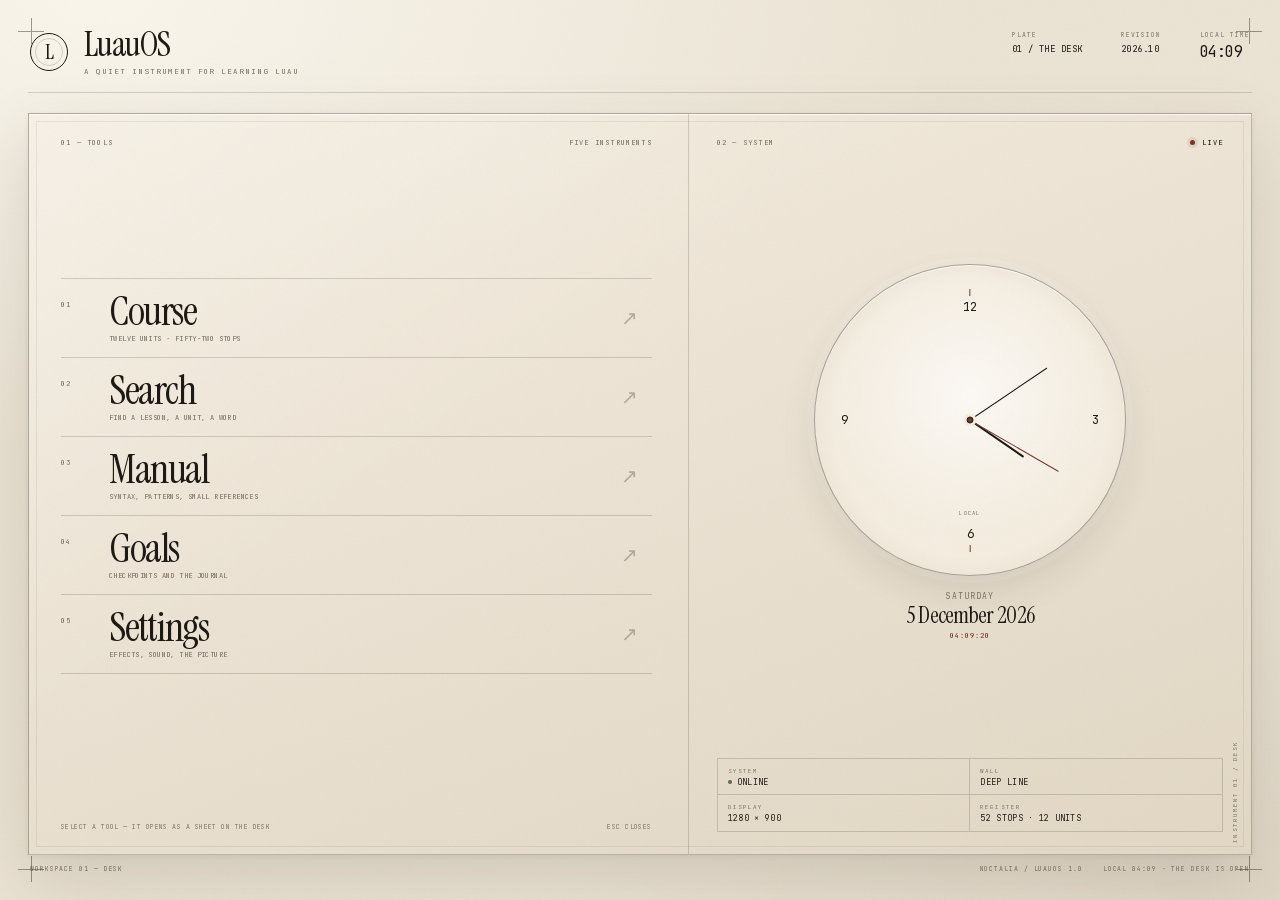
<file: style-tiles/redesign-2026-10-22/a-instrument.html>
<!DOCTYPE html>
<html lang="en">
<head>
<meta charset="utf-8">
<meta name="viewport" content="width=device-width, initial-scale=1">
<title>LuauOS — Direction A — The Instrument</title>
<link rel="icon" href="data:image/svg+xml,%3Csvg xmlns='http://www.w3.org/2000/svg' viewBox='0 0 32 32'%3E%3Crect width='32' height='32' fill='%23ebe3d4'/%3E%3Ccircle cx='16' cy='16' r='7' fill='none' stroke='%231d1a15' stroke-width='1.5'/%3E%3C/svg%3E">
<link rel="stylesheet" href="base.css">
<style>
  :root {
    --paper: #ebe3d4;
    --paper-hi: #f4ede0;
    --paper-lo: #e2d7c5;
    --ink: #1d1a15;
    --muted: #7b7466;
    --line: rgba(29, 26, 21, .17);
    --line-soft: rgba(29, 26, 21, .075);
    --accent: #77342a;
    --green: #5d6650;
  }
  html { background: var(--paper); }
  body {
    background:
      radial-gradient(120% 90% at 8% 0%, rgba(255, 253, 245, .72), transparent 56%),
      radial-gradient(90% 70% at 100% 100%, rgba(100, 77, 45, .08), transparent 62%),
      var(--paper);
    color: var(--ink);
    font-family: var(--sans);
    padding: 28px;
    overflow: hidden;
  }

  .desk {
    height: calc(100vh - 56px);
    min-height: 650px;
    display: flex;
    flex-direction: column;
    position: relative;
  }

  /* ── masthead: a publisher's plate, not an app bar ───────────────────── */
  .top {
    display: flex;
    align-items: flex-start;
    justify-content: space-between;
    gap: 28px;
    padding: 1px 2px 17px;
    border-bottom: 1px solid var(--line);
  }
  .brand { display: flex; align-items: center; gap: 16px; }
  .brand-mark {
    width: 38px;
    height: 38px;
    display: grid;
    place-items: center;
    border: 1px solid var(--ink);
    border-radius: 50%;
    font: 400 21px/1 var(--serif);
    letter-spacing: -.03em;
    position: relative;
  }
  .brand-mark::after {
    content: '';
    position: absolute;
    inset: 4px;
    border: 1px solid var(--line);
    border-radius: 50%;
  }
  .brand h1 {
    font: 400 35px/.9 var(--serif);
    letter-spacing: -.035em;
  }
  .brand .tag {
    margin-top: 7px;
    color: var(--muted);
    font: 400 7.5px/1 var(--mono);
    letter-spacing: .13em;
    text-transform: uppercase;
  }
  .top-meta {
    display: flex;
    gap: clamp(20px, 3vw, 46px);
    padding-top: 3px;
  }
  .top-meta div { display: flex; flex-direction: column; gap: 6px; }
  .top-meta span {
    color: var(--muted);
    font: 400 6.5px/1 var(--mono);
    letter-spacing: .16em;
    text-transform: uppercase;
  }
  .top-meta b {
    font: 400 9px/1 var(--mono);
    letter-spacing: .05em;
    text-transform: uppercase;
  }
  .top-meta #a-time { font-size: 15px; letter-spacing: -.03em; }

  /* ── the instrument plate ────────────────────────────────────────────── */
  .plate {
    flex: 1;
    margin-top: 20px;
    min-height: 0;
    display: grid;
    grid-template-columns: 1.08fr .92fr;
    position: relative;
    background:
      linear-gradient(145deg, rgba(255, 255, 255, .24), transparent 40%),
      linear-gradient(160deg, var(--paper-hi), var(--paper-lo));
    border: 1px solid rgba(29, 26, 21, .27);
    box-shadow:
      0 1px 0 rgba(255, 255, 255, .78) inset,
      0 26px 65px rgba(53, 42, 25, .14),
      0 2px 5px rgba(53, 42, 25, .06);
    overflow: hidden;
  }
  .plate::before {
    content: '';
    position: absolute;
    inset: 7px;
    border: 1px solid var(--line-soft);
    pointer-events: none;
    z-index: 3;
  }
  .plate::after {
    content: 'INSTRUMENT 01 / DESK';
    position: absolute;
    right: 13px;
    bottom: 11px;
    z-index: 4;
    color: var(--muted);
    font: 400 6px/1 var(--mono);
    letter-spacing: .18em;
    writing-mode: vertical-rl;
    transform: rotate(180deg);
  }

  .tools {
    min-width: 0;
    padding: 25px 36px 22px 32px;
    border-right: 1px solid var(--line);
    display: flex;
    flex-direction: column;
    position: relative;
  }
  .plate-head {
    display: flex;
    align-items: center;
    justify-content: space-between;
    gap: 20px;
    color: var(--muted);
    font: 400 7px/1 var(--mono);
    letter-spacing: .17em;
    text-transform: uppercase;
  }
  .plate-head .live {
    display: inline-flex;
    align-items: center;
    gap: 7px;
    color: var(--ink);
  }
  .live i {
    width: 5px;
    height: 5px;
    border-radius: 50%;
    background: var(--accent);
    box-shadow: 0 0 0 3px rgba(119, 52, 42, .10);
  }

  .tool-list {
    margin: auto 0;
    width: 100%;
    border-bottom: 1px solid var(--line);
  }
  .tool {
    width: 100%;
    display: grid;
    grid-template-columns: 34px minmax(0, 1fr) 24px;
    align-items: center;
    gap: 14px;
    padding: 14px 10px 14px 0;
    border-top: 1px solid var(--line);
    text-align: left;
    position: relative;
    transition: padding .22s var(--ease), background .22s var(--ease);
  }
  .tool::before {
    content: '';
    position: absolute;
    left: -1px;
    top: 13px;
    bottom: 13px;
    width: 2px;
    background: var(--accent);
    transform: scaleY(0);
    transform-origin: top;
    transition: transform .22s var(--ease);
  }
  .tool:hover, .tool:focus-visible { padding-left: 12px; background: rgba(29, 26, 21, .028); }
  .tool:hover::before, .tool:focus-visible::before { transform: scaleY(1); }
  .tool .num {
    align-self: start;
    padding-top: 8px;
    color: var(--muted);
    font: 400 7px/1 var(--mono);
    letter-spacing: .10em;
  }
  .tool-main { display: flex; flex-direction: column; gap: 4px; min-width: 0; }
  .tool-label {
    font: 400 clamp(31px, 3.2vw, 43px)/.92 var(--serif);
    letter-spacing: -.035em;
    white-space: nowrap;
  }
  .tool-desc {
    color: var(--muted);
    font: 400 7px/1.2 var(--mono);
    letter-spacing: .055em;
    text-transform: uppercase;
  }
  .tool .arrow {
    justify-self: end;
    color: var(--muted);
    font: 300 20px/1 var(--sans);
    transform: translateX(-4px);
    opacity: .5;
    transition: transform .22s var(--ease), color .22s var(--ease), opacity .22s var(--ease);
  }
  .tool:hover .arrow, .tool:focus-visible .arrow {
    color: var(--accent);
    opacity: 1;
    transform: translateX(0);
  }
  .tool-foot {
    display: flex;
    justify-content: space-between;
    gap: 18px;
    padding-top: 16px;
    color: var(--muted);
    font: 400 6.5px/1.4 var(--mono);
    letter-spacing: .07em;
    text-transform: uppercase;
  }
  .tool-foot span:last-child { text-align: right; white-space: nowrap; }

  .instrument {
    min-width: 0;
    padding: 25px 28px 22px;
    display: flex;
    flex-direction: column;
    position: relative;
  }
  .dial-wrap {
    flex: 1;
    min-height: 0;
    display: flex;
    flex-direction: column;
    align-items: center;
    justify-content: center;
    padding: 12px 0 8px;
    gap: 15px;
  }
  .dial {
    --h: 0deg;
    --m: 0deg;
    --s: 0deg;
    width: min(25vw, 312px);
    min-width: 250px;
    aspect-ratio: 1;
    border-radius: 50%;
    position: relative;
    border: 1px solid rgba(29, 26, 21, .34);
    background:
      radial-gradient(circle at 50% 42%, rgba(255, 255, 255, .68), transparent 58%),
      radial-gradient(circle, var(--paper-hi) 0 62%, var(--paper-lo) 100%);
    box-shadow:
      0 1px 0 rgba(255, 255, 255, .8) inset,
      0 16px 35px rgba(53, 42, 25, .10),
      0 0 0 7px rgba(255, 255, 255, .10);
  }
  .dial::before {
    content: '';
    position: absolute;
    inset: 9px;
    border-radius: 50%;
    background: repeating-conic-gradient(from 0deg, rgba(29, 26, 21, .55) 0 .55deg, transparent .55deg 6deg);
    -webkit-mask: radial-gradient(circle, transparent 0 89.2%, #000 89.7% 100%);
    mask: radial-gradient(circle, transparent 0 89.2%, #000 89.7% 100%);
  }
  .dial::after {
    content: '';
    position: absolute;
    inset: 15px;
    border-radius: 50%;
    background: repeating-conic-gradient(from 0deg, rgba(29, 26, 21, .75) 0 1.2deg, transparent 1.2deg 30deg);
    -webkit-mask: radial-gradient(circle, transparent 0 84%, #000 84.5% 100%);
    mask: radial-gradient(circle, transparent 0 84%, #000 84.5% 100%);
  }
  .dial .num {
    position: absolute;
    z-index: 2;
    color: var(--ink);
    font: 400 12px/1 var(--mono);
    letter-spacing: -.03em;
  }
  .dial .n12 { top: 7.5%; left: 50%; transform: translateX(-50%); }
  .dial .n3 { top: 50%; right: 8.5%; transform: translateY(-50%); }
  .dial .n6 { bottom: 7.5%; left: 50%; transform: translateX(-50%); }
  .dial .n9 { top: 50%; left: 8.5%; transform: translateY(-50%); }
  .dial .n12::before, .dial .n6::before {
    content: '';
    display: block;
    width: 1px;
    height: 7px;
    margin: 0 auto 5px;
    background: var(--accent);
  }
  .dial .n6::before { margin: 5px auto 0; order: 2; }
  .dial .n6 { display: flex; flex-direction: column; }
  .hand {
    position: absolute;
    left: 50%;
    bottom: 50%;
    z-index: 3;
    transform-origin: 50% 100%;
    border-radius: 2px;
  }
  .hour {
    width: 2px;
    height: 21%;
    background: var(--ink);
    transform: translateX(-50%) rotate(var(--h));
  }
  .minute {
    width: 1px;
    height: 30%;
    background: var(--ink);
    transform: translateX(-50%) rotate(var(--m));
  }
  .second {
    width: 1px;
    height: 33%;
    background: var(--accent);
    transform: translateX(-50%) rotate(var(--s));
    z-index: 4;
  }
  .pin {
    position: absolute;
    left: 50%;
    top: 50%;
    z-index: 5;
    width: 7px;
    height: 7px;
    border: 1px solid var(--ink);
    border-radius: 50%;
    background: var(--accent);
    transform: translate(-50%, -50%);
    box-shadow: 0 0 0 3px var(--paper-hi);
  }
  .dial-label {
    position: absolute;
    bottom: 19%;
    left: 50%;
    transform: translateX(-50%);
    color: var(--muted);
    font: 400 5.5px/1 var(--mono);
    letter-spacing: .22em;
    text-transform: uppercase;
  }
  .dial-copy { display: flex; flex-direction: column; align-items: center; gap: 4px; }
  .dial-copy b {
    font: 400 23px/.95 var(--serif);
    letter-spacing: -.03em;
  }
  .dial-copy .day { color: var(--muted); }
  .dial-copy .digital { color: var(--accent); font-size: 7px; letter-spacing: .15em; }

  .sys-grid {
    display: grid;
    grid-template-columns: 1fr 1fr;
    border-top: 1px solid var(--line);
    border-left: 1px solid var(--line);
    margin-top: 3px;
  }
  .sys-grid > div {
    padding: 9px 10px 8px;
    border-right: 1px solid var(--line);
    border-bottom: 1px solid var(--line);
    display: flex;
    flex-direction: column;
    gap: 4px;
  }
  .sys-grid dt {
    color: var(--muted);
    font: 400 6px/1 var(--mono);
    letter-spacing: .17em;
    text-transform: uppercase;
  }
  .sys-grid dd {
    font: 400 8.5px/1 var(--mono);
    letter-spacing: .035em;
    text-transform: uppercase;
  }
  .sys-grid .dot {
    display: inline-block;
    width: 4px;
    height: 4px;
    margin-right: 5px;
    border-radius: 50%;
    background: var(--green);
    vertical-align: 1px;
  }

  .baseline {
    display: flex;
    align-items: center;
    justify-content: space-between;
    gap: 20px;
    padding: 11px 2px 0;
    color: var(--muted);
    font: 400 6.5px/1 var(--mono);
    letter-spacing: .14em;
    text-transform: uppercase;
  }
  .baseline span:nth-child(2) { margin-left: auto; }
  #a-foot { text-align: right; }

  /* ── sheet: the hybrid model. paper over the desk, no blur. ───────────── */
  .scrim {
    position: fixed;
    inset: 0;
    z-index: 40;
    background: rgba(29, 26, 21, .18);
  }
  .sheet {
    position: fixed;
    z-index: 50;
    left: 50%;
    top: 50%;
    width: min(840px, 78vw);
    max-height: min(700px, 80vh);
    transform: translate(-50%, -50%);
    display: flex;
    flex-direction: column;
    background: var(--paper-hi);
    border: 1px solid rgba(29, 26, 21, .55);
    box-shadow:
      0 40px 90px rgba(29, 26, 21, .24),
      0 2px 0 rgba(255, 255, 255, .7) inset;
    animation: sheet-in .22s var(--ease) both;
  }
  @keyframes sheet-in {
    from { opacity: 0; transform: translate(-50%, calc(-50% + 12px)); }
    to { opacity: 1; transform: translate(-50%, -50%); }
  }
  .sheet-bar {
    display: flex;
    align-items: center;
    justify-content: space-between;
    gap: 20px;
    padding: 12px 18px;
    border-bottom: 1px solid var(--line);
    background: var(--paper-lo);
    color: var(--muted);
  }
  .sheet-bar .mono { font-size: 7px; }
  .sheet-bar button {
    font: 400 7px/1 var(--mono);
    letter-spacing: .15em;
    text-transform: uppercase;
    color: var(--ink);
    padding: 5px 0 5px 12px;
  }
  .sheet-bar button:hover { color: var(--accent); }
  .sheet-body {
    padding: 30px 38px 34px;
    overflow: auto;
    min-height: 0;
  }
  .sheet-kicker {
    color: var(--muted);
    font: 400 7px/1 var(--mono);
    letter-spacing: .18em;
    text-transform: uppercase;
  }
  .sheet-title {
    margin-top: 8px;
    font: 400 clamp(38px, 4.2vw, 54px)/.9 var(--serif);
    letter-spacing: -.045em;
  }
  .sheet-title em { color: var(--accent); font-style: italic; }
  .sheet-lede {
    max-width: 52ch;
    margin-top: 13px;
    color: #564f43;
    font: 400 12px/1.55 var(--sans);
  }
  .s-units {
    display: grid;
    grid-template-columns: 1fr 1fr;
    column-gap: 40px;
    margin-top: 26px;
    border-top: 1px solid var(--line);
  }
  .s-unit {
    display: grid;
    grid-template-columns: 30px 1fr auto;
    gap: 10px;
    align-items: baseline;
    padding: 9px 0 8px;
    border-bottom: 1px solid var(--line-soft);
  }
  .s-unit b { font: 400 20px/.95 var(--serif); letter-spacing: -.02em; }
  .s-unit i { color: var(--muted); font: 400 6.5px/1 var(--mono); font-style: normal; letter-spacing: .1em; }
  .s-unit .u-n { color: var(--accent); font: 400 6.5px/1 var(--mono); }
  .s-search {
    display: flex;
    align-items: center;
    gap: 14px;
    margin-top: 28px;
    border-bottom: 1px solid var(--ink);
    padding: 0 0 12px;
  }
  .s-search input {
    flex: 1;
    min-width: 0;
    border: 0;
    outline: 0;
    background: none;
    font: 400 clamp(25px, 3vw, 38px)/1 var(--serif);
    letter-spacing: -.03em;
  }
  .s-search input::placeholder { color: rgba(29, 26, 21, .34); }
  .s-hint { color: var(--muted); font: 400 7px/1.7 var(--mono); letter-spacing: .04em; }
  .s-examples { margin-top: 18px; display: flex; flex-direction: column; }
  .s-example {
    display: flex;
    justify-content: space-between;
    gap: 20px;
    padding: 9px 0;
    border-bottom: 1px solid var(--line-soft);
    font: 400 10px/1 var(--mono);
  }
  .s-example span:last-child { color: var(--muted); }
  .s-code {
    margin-top: 24px;
    padding: 18px 20px;
    background: #1c1a15;
    color: #e9e1d2;
    font: 400 10px/1.75 var(--mono);
    white-space: pre;
    overflow: auto;
  }
  .s-code .c { color: #a39a87; }
  .s-code .k { color: #d9a792; }
  .s-goal {
    margin-top: 24px;
    display: flex;
    align-items: flex-end;
    gap: 22px;
    border-top: 1px solid var(--line);
    padding-top: 18px;
  }
  .s-goal b { font: 400 64px/.8 var(--serif); letter-spacing: -.05em; }
  .s-goal span { color: var(--muted); font: 400 7px/1.6 var(--mono); text-transform: uppercase; letter-spacing: .08em; }
  .s-ticks {
    display: grid;
    grid-template-columns: repeat(26, 1fr);
    gap: 3px;
    margin-top: 24px;
  }
  .s-ticks i { height: 14px; background: rgba(29, 26, 21, .12); }
  .s-ticks i:first-child { background: var(--accent); }
  .s-set { margin-top: 20px; border-top: 1px solid var(--line); }
  .s-set div {
    display: flex;
    align-items: center;
    justify-content: space-between;
    gap: 26px;
    padding: 12px 0;
    border-bottom: 1px solid var(--line-soft);
    font: 400 10px/1 var(--mono);
  }
  .s-set span:last-child { color: var(--muted); }
  .sheet-foot {
    display: flex;
    justify-content: space-between;
    gap: 20px;
    padding: 9px 18px;
    border-top: 1px solid var(--line);
    background: var(--paper-lo);
    color: var(--muted);
    font: 400 6px/1 var(--mono);
    letter-spacing: .14em;
    text-transform: uppercase;
  }

  @media (max-width: 980px) {
    body { padding: 18px; overflow: auto; }
    .desk { height: auto; min-height: 0; }
    .plate { grid-template-columns: 1fr; }
    .tools { border-right: 0; border-bottom: 1px solid var(--line); padding: 24px 26px; }
    .tool-list { margin: 24px 0; }
    .instrument { padding: 24px 26px 30px; }
    .dial { width: min(64vw, 300px); min-width: 0; }
    .top-meta div:nth-child(2) { display: none; }
  }
  @media (max-width: 620px) {
    .top { align-items: flex-start; }
    .brand h1 { font-size: 30px; }
    .top-meta { gap: 16px; }
    .top-meta div:nth-child(1) { display: none; }
    .tool-label { font-size: 34px; }
    .s-units { grid-template-columns: 1fr; }
    .sheet { width: calc(100vw - 24px); max-height: 86vh; }
    .sheet-body { padding: 24px 22px 28px; }
    .baseline span:nth-child(2) { display: none; }
  }
</style>
</head>
<body>
<div class="paper-grain" aria-hidden="true"></div>
<span class="reg tl" aria-hidden="true"></span>
<span class="reg tr" aria-hidden="true"></span>
<span class="reg bl" aria-hidden="true"></span>
<span class="reg br" aria-hidden="true"></span>

<main class="desk">
  <header class="top">
    <div class="brand">
      <span class="brand-mark" aria-hidden="true">L</span>
      <div>
        <h1>LuauOS</h1>
        <p class="tag">a quiet instrument for learning Luau</p>
      </div>
    </div>
    <div class="top-meta">
      <div><span>plate</span><b>01 / the desk</b></div>
      <div><span>revision</span><b>2026.10</b></div>
      <div><span>local time</span><b id="a-time">--:--</b></div>
    </div>
  </header>

  <section class="plate" aria-label="The desk">
    <div class="tools">
      <div class="plate-head"><span>01 — tools</span><span>five instruments</span></div>
      <div class="tool-list">
        <button class="tool" type="button" data-tool="course">
          <span class="num">01</span>
          <span class="tool-main"><span class="tool-label">Course</span><span class="tool-desc">twelve units · fifty-two stops</span></span>
          <span class="arrow" aria-hidden="true">↗</span>
        </button>
        <button class="tool" type="button" data-tool="search">
          <span class="num">02</span>
          <span class="tool-main"><span class="tool-label">Search</span><span class="tool-desc">find a lesson, a unit, a word</span></span>
          <span class="arrow" aria-hidden="true">↗</span>
        </button>
        <button class="tool" type="button" data-tool="manual">
          <span class="num">03</span>
          <span class="tool-main"><span class="tool-label">Manual</span><span class="tool-desc">syntax, patterns, small references</span></span>
          <span class="arrow" aria-hidden="true">↗</span>
        </button>
        <button class="tool" type="button" data-tool="goals">
          <span class="num">04</span>
          <span class="tool-main"><span class="tool-label">Goals</span><span class="tool-desc">checkpoints and the journal</span></span>
          <span class="arrow" aria-hidden="true">↗</span>
        </button>
        <button class="tool" type="button" data-tool="settings">
          <span class="num">05</span>
          <span class="tool-main"><span class="tool-label">Settings</span><span class="tool-desc">effects, sound, the picture</span></span>
          <span class="arrow" aria-hidden="true">↗</span>
        </button>
      </div>
      <div class="tool-foot"><span>select a tool — it opens as a sheet on the desk</span><span>esc closes</span></div>
    </div>

    <div class="instrument">
      <div class="plate-head"><span>02 — system</span><span class="live"><i></i>live</span></div>
      <div class="dial-wrap">
        <div class="dial" id="a-dial" role="img" aria-label="Local time">
          <span class="num n12">12</span>
          <span class="num n3">3</span>
          <span class="num n6">6</span>
          <span class="num n9">9</span>
          <span class="hand hour" id="a-hour"></span>
          <span class="hand minute" id="a-minute"></span>
          <span class="hand second" id="a-second"></span>
          <span class="pin"></span>
          <span class="dial-label">local</span>
        </div>
        <div class="dial-copy">
          <span class="day mono" id="a-day">thursday</span>
          <b id="a-date">22 October 2026</b>
          <span class="digital mono" id="a-digital">00:00:00</span>
        </div>
      </div>
      <dl class="sys-grid">
        <div><dt>system</dt><dd><i class="dot"></i>online</dd></div>
        <div><dt>wall</dt><dd>deep line</dd></div>
        <div><dt>display</dt><dd id="a-dims">1440 × 900</dd></div>
        <div><dt>register</dt><dd>52 stops · 12 units</dd></div>
      </dl>
    </div>
  </section>

  <footer class="baseline">
    <span>workspace 01 — desk</span>
    <span>noctalia / luauos 1.0</span>
    <span id="a-foot">first stop is waiting</span>
  </footer>
</main>

<div class="scrim" id="a-scrim" hidden></div>
<aside class="sheet" id="a-sheet" role="dialog" aria-modal="true" aria-labelledby="a-sheet-kicker" hidden>
  <div class="sheet-bar">
    <span class="mono" id="a-sheet-kicker">course / sheet</span>
    <button type="button" id="a-close">fold ×</button>
  </div>
  <div class="sheet-body" id="a-sheet-body"></div>
  <div class="sheet-foot"><span>sheet over the desk</span><span>the hybrid model</span></div>
</aside>

<script>
(() => {
  const units = [
    ['Set up', '4 stops'], ['Variables', '6 stops'], ['Decisions', '4 stops'], ['Loops', '5 stops'],
    ['Functions', '5 stops'], ['Tables', '5 stops'], ['The world', '4 stops'], ['Events', '4 stops'],
    ['Players', '4 stops'], ['Client and server', '4 stops'], ['Organising and saving', '3 stops'], ['Hero project', '4 stops'],
  ];

  const tools = {
    course: {
      kicker: 'course / twelve units',
      title: 'Twelve units.<br><em>Fifty-two stops.</em>',
      lede: 'The whole language, from opening Studio to a finished hero project. Each unit is a room; each stop is one small, complete session.',
      body: `<div class="s-units">${units.map((u, i) => `<div class="s-unit"><span class="u-n">${String(i + 1).padStart(2, '0')}</span><b>${u[0]}</b><i>${u[1]}</i></div>`).join('')}</div>`,
    },
    search: {
      kicker: 'search / the whole course',
      title: 'Find the next<br><em>small thing.</em>',
      lede: 'Search by lesson name, unit, or the thing you are trying to do. The course is small enough to know; the search is for the moment you forget where something lives.',
      body: `<div class="s-search"><span class="mono">/</span><input type="text" placeholder="print, variables, a player joins…" aria-label="Search the course"><span class="mono">enter</span></div>
        <div class="s-examples">
          <div class="s-example"><span>1.0 Set up Roblox Studio</span><span>unit 01 · 10m</span></div>
          <div class="s-example"><span>2.1 Your first variable</span><span>unit 02 · 10m</span></div>
          <div class="s-example"><span>7.2 A part that moves</span><span>unit 07 · 12m</span></div>
        </div>`,
    },
    manual: {
      kicker: 'manual / quick reference',
      title: 'A small book<br><em>beside the work.</em>',
      lede: 'No long reference to get lost in. The manual holds the syntax and patterns that are worth keeping within arm’s reach while you are in Studio.',
      body: `<div class="s-code"><span class="c">-- print is the first instrument</span>
<span class="k">local</span> greeting = "Hello, world!"
<span class="k">print</span>(greeting)

<span class="c">-- a variable can change</span>
<span class="k">local</span> score = 0
score += 1
<span class="k">print</span>(score)</div>
        <p class="s-hint">variables · functions · events · tables · client and server</p>`,
    },
    goals: {
      kicker: 'goals / this session',
      title: 'Nothing ticked.<br><em>Plenty of room.</em>',
      lede: 'Checkpoints are the smallest honest unit of progress. They are not a score; they are a record of what you have actually done.',
      body: `<div class="s-goal"><b>0</b><span>of 52 stops finished<br>rank init · 0 xp</span></div>
        <div class="s-ticks" aria-hidden="true">${Array.from({ length: 52 }, (_, i) => `<i${i === 0 ? ' class="on"' : ''}></i>`).join('')}</div>
        <p class="s-hint">the first checkpoint is inside 1.0 — set up Studio</p>`,
    },
    settings: {
      kicker: 'settings / this machine',
      title: 'The room,<br><em>not the work.</em>',
      lede: 'The desk should be quiet by default. These are the few controls that change the room around the lesson.',
      body: `<div class="s-set">
          <div><span>effects</span><span>static · level 0</span></div>
          <div><span>sound</span><span>off</span></div>
          <div><span>wallpaper</span><span>deep line</span></div>
          <div><span>display</span><span id="a-set-dims">1440 × 900</span></div>
        </div>`,
    },
  };

  const pad = n => String(n).padStart(2, '0');
  const clock = () => {
    const d = new Date();
    const h = d.getHours(), m = d.getMinutes(), s = d.getSeconds();
    const dial = document.getElementById('a-dial');
    if (dial) {
      dial.style.setProperty('--h', `${(h % 12 + m / 60) * 30}deg`);
      dial.style.setProperty('--m', `${(m + s / 60) * 6}deg`);
      dial.style.setProperty('--s', `${s * 6}deg`);
    }
    const t = `${pad(h)}:${pad(m)}`;
    const digital = `${t}:${pad(s)}`;
    document.getElementById('a-time').textContent = t;
    document.getElementById('a-digital').textContent = digital;
    document.getElementById('a-day').textContent = d.toLocaleDateString('en-GB', { weekday: 'long' });
    document.getElementById('a-date').textContent = d.toLocaleDateString('en-GB', { day: 'numeric', month: 'long', year: 'numeric' });
    document.getElementById('a-foot').textContent = `local ${t} · the desk is open`;
  };

  const dims = () => {
    const s = `${innerWidth} × ${innerHeight}`;
    document.getElementById('a-dims').textContent = s;
    const set = document.getElementById('a-set-dims');
    if (set) set.textContent = s;
  };

  const sheet = document.getElementById('a-sheet');
  const scrim = document.getElementById('a-scrim');
  const body = document.getElementById('a-sheet-body');
  const kicker = document.getElementById('a-sheet-kicker');
  let lastFocus = null;

  const close = () => {
    sheet.hidden = true;
    scrim.hidden = true;
    document.body.style.overflow = '';
    if (lastFocus) lastFocus.focus();
  };
  const open = name => {
    const t = tools[name];
    if (!t) return;
    lastFocus = document.activeElement;
    kicker.textContent = t.kicker;
    body.innerHTML = `<p class="sheet-kicker">${t.kicker}</p><h2 class="sheet-title" id="a-sheet-title">${t.title}</h2><p class="sheet-lede">${t.lede}</p>${t.body}`;
    sheet.hidden = false;
    scrim.hidden = false;
    document.body.style.overflow = 'hidden';
    dims();
    sheet.querySelector('#a-close').focus();
  };

  document.querySelectorAll('[data-tool]').forEach(b => b.addEventListener('click', () => open(b.dataset.tool)));
  document.getElementById('a-close').addEventListener('click', close);
  scrim.addEventListener('click', close);
  document.addEventListener('keydown', e => { if (e.key === 'Escape' && !sheet.hidden) close(); });

  clock();
  dims();
  setInterval(clock, 1000);
  addEventListener('resize', dims);
})();
</script>
</body>
</html>
</file>
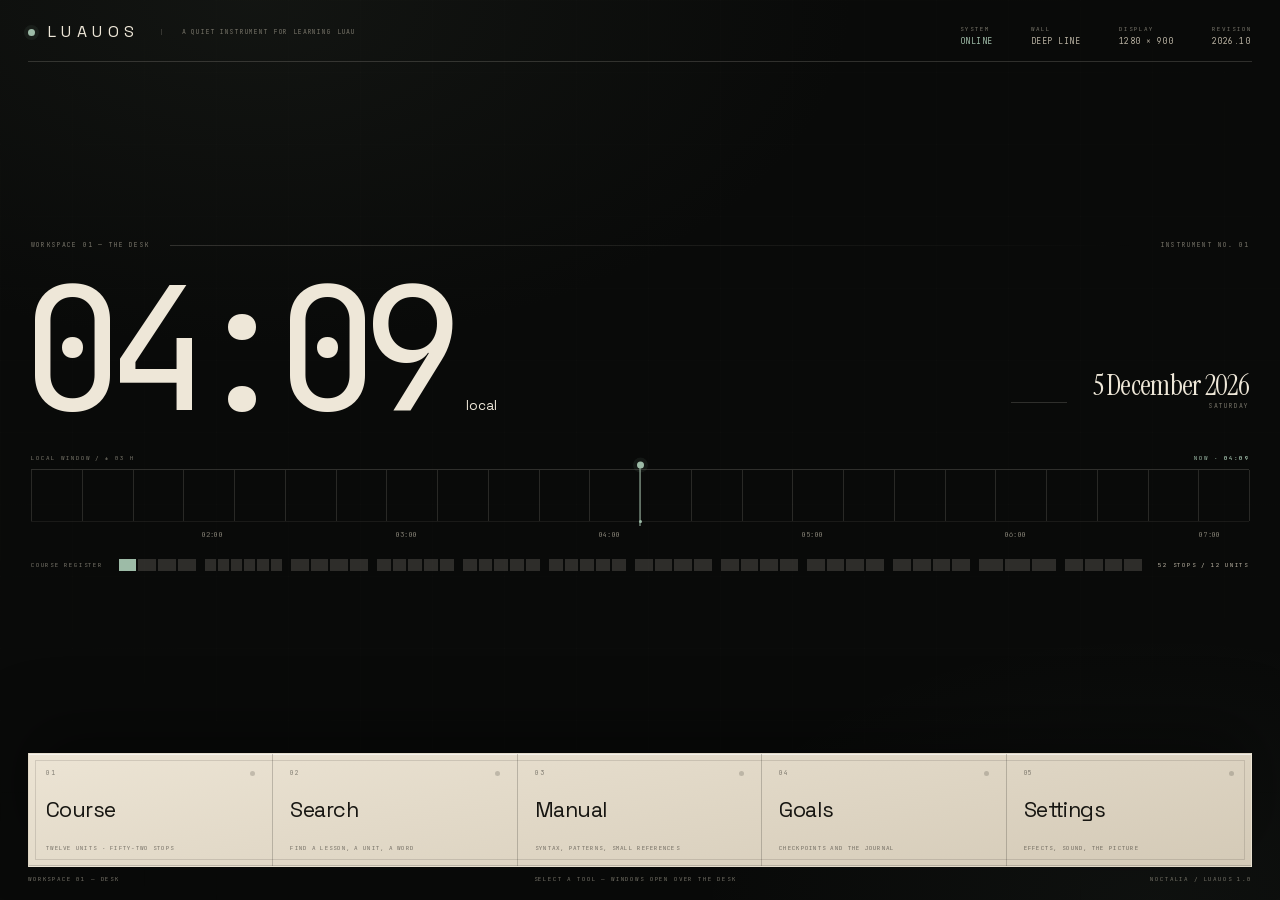
<file: style-tiles/redesign-2026-10-22/b-console.html>
<!DOCTYPE html>
<html lang="en">
<head>
<meta charset="utf-8">
<meta name="viewport" content="width=device-width, initial-scale=1">
<title>LuauOS — Direction B — The Console</title>
<link rel="icon" href="data:image/svg+xml,%3Csvg xmlns='http://www.w3.org/2000/svg' viewBox='0 0 32 32'%3E%3Crect width='32' height='32' fill='%230a0b0a'/%3E%3Ccircle cx='16' cy='16' r='4.5' fill='%239dbba7'/%3E%3C/svg%3E">
<link rel="stylesheet" href="base.css">
<style>
  :root {
    --void: #090a09;
    --void-hi: #0f110f;
    --ivory: #eee7d8;
    --ivory-dim: #b9b2a2;
    --muted: #777469;
    --line: rgba(238, 231, 216, .17);
    --line-soft: rgba(238, 231, 216, .075);
    --green: #9dbba7;
    --stone: #e3dbca;
    --stone-lo: #d4cab7;
    --ink: #171612;
  }
  html { background: var(--void); }
  body {
    background:
      radial-gradient(85% 70% at 20% 0%, rgba(52, 59, 50, .22), transparent 55%),
      radial-gradient(60% 50% at 90% 100%, rgba(157, 187, 167, .045), transparent 60%),
      var(--void);
    color: var(--ivory);
    font-family: var(--sans);
    padding: 24px 28px 18px;
    overflow: hidden;
  }
  .console {
    height: calc(100vh - 42px);
    min-height: 680px;
    display: flex;
    flex-direction: column;
    position: relative;
  }
  /* a technical sheet under everything, almost invisible */
  .console::before {
    content: '';
    position: fixed;
    inset: 0;
    pointer-events: none;
    opacity: .34;
    background-image:
      linear-gradient(to right, rgba(238, 231, 216, .035) 1px, transparent 1px),
      linear-gradient(to bottom, rgba(238, 231, 216, .03) 1px, transparent 1px);
    background-size: 72px 72px;
    -webkit-mask: radial-gradient(90% 80% at 50% 40%, #000 0 45%, transparent 100%);
    mask: radial-gradient(90% 80% at 50% 40%, #000 0 45%, transparent 100%);
  }

  /* ── masthead ─────────────────────────────────────────────────────────── */
  .top {
    display: flex;
    align-items: flex-start;
    justify-content: space-between;
    gap: 28px;
    padding-bottom: 16px;
    border-bottom: 1px solid var(--line);
    position: relative;
    z-index: 2;
  }
  .brand { display: flex; align-items: center; gap: 13px; }
  .brand .mark {
    width: 7px;
    height: 7px;
    border-radius: 50%;
    background: var(--green);
    box-shadow: 0 0 0 4px rgba(157, 187, 167, .08);
  }
  .brand h1 {
    font: 400 16px/1 var(--sans);
    letter-spacing: .34em;
    text-transform: uppercase;
  }
  .brand .tag {
    margin-left: 8px;
    padding-left: 20px;
    border-left: 1px solid var(--line);
    color: var(--muted);
    font: 400 6.5px/1 var(--mono);
    letter-spacing: .13em;
    text-transform: uppercase;
  }
  .top-status {
    display: flex;
    gap: clamp(18px, 3vw, 42px);
    padding-top: 2px;
  }
  .top-status div { display: flex; flex-direction: column; gap: 5px; }
  .top-status span {
    color: var(--muted);
    font: 400 6px/1 var(--mono);
    letter-spacing: .17em;
    text-transform: uppercase;
  }
  .top-status b {
    color: var(--ivory-dim);
    font: 400 8px/1 var(--mono);
    letter-spacing: .06em;
    text-transform: uppercase;
  }
  .top-status b.live { color: var(--green); }

  /* ── stage ────────────────────────────────────────────────────────────── */
  .stage {
    flex: 1;
    min-height: 0;
    display: flex;
    flex-direction: column;
    justify-content: center;
    padding: 22px 3px 24px;
    position: relative;
    z-index: 1;
  }
  .stage-kicker {
    display: flex;
    align-items: center;
    justify-content: space-between;
    gap: 20px;
    margin-bottom: clamp(20px, 4vh, 44px);
    color: var(--muted);
    font: 400 6.5px/1 var(--mono);
    letter-spacing: .18em;
    text-transform: uppercase;
  }
  .stage-kicker .mid {
    height: 1px;
    flex: 1;
    background: linear-gradient(to right, var(--line), transparent);
  }

  .time-line {
    display: flex;
    align-items: flex-end;
    justify-content: space-between;
    gap: 36px;
  }
  .time-wrap { display: flex; align-items: baseline; gap: 20px; min-width: 0; }
  .time {
    font: 100 clamp(104px, 13.4vw, 196px)/.74 var(--mono);
    letter-spacing: -.105em;
    font-variant-numeric: tabular-nums;
    color: var(--ivory);
    text-indent: -.06em;
    white-space: nowrap;
  }
  .time sup {
    align-self: flex-start;
    margin-top: .15em;
    color: var(--green);
    font: 400 10px/1 var(--mono);
    letter-spacing: .12em;
    vertical-align: 0;
  }
  .date-block {
    display: flex;
    align-items: flex-end;
    gap: 26px;
    padding-bottom: 4px;
    text-align: right;
  }
  .date-block .rule {
    width: 56px;
    height: 1px;
    margin-bottom: 7px;
    background: var(--line);
  }
  .date-copy { display: flex; flex-direction: column; gap: 5px; }
  .date-copy b {
    font: 400 clamp(22px, 2.2vw, 31px)/.9 var(--serif);
    letter-spacing: -.025em;
    color: var(--ivory);
  }
  .date-copy span { color: var(--muted); font: 400 6.5px/1 var(--mono); letter-spacing: .16em; text-transform: uppercase; }

  /* the moving six-hour window: always centered on now */
  .ruler-block { margin-top: clamp(22px, 4.6vh, 48px); }
  .ruler-head {
    display: flex;
    align-items: center;
    justify-content: space-between;
    gap: 20px;
    margin-bottom: 8px;
    color: var(--muted);
    font: 400 6px/1 var(--mono);
    letter-spacing: .16em;
    text-transform: uppercase;
  }
  .ruler-head .now-label { color: var(--green); }
  .ruler {
    height: 53px;
    position: relative;
    border-top: 1px solid var(--line);
    border-bottom: 1px solid var(--line-soft);
  }
  .ruler-ticks { position: absolute; inset: 0; pointer-events: none; }
  .ruler-ticks i {
    position: absolute;
    top: 0;
    width: 1px;
    height: 100%;
    background: rgba(238, 231, 216, .14);
  }
  .ruler-ticks i.hour { background: rgba(238, 231, 216, .30); }
  .ruler-hours {
    position: absolute;
    left: 0;
    right: 0;
    bottom: -18px;
    height: 8px;
    color: var(--muted);
    font: 400 7px/1 var(--mono);
    letter-spacing: .04em;
  }
  .ruler-hours span {
    position: absolute;
    white-space: nowrap;
    transform: translateX(-50%);
  }
  .ruler-hours span:first-child { transform: translateX(-2px); }
  .ruler-hours span:last-child { transform: translateX(calc(-100% + 2px)); }
  .now {
    position: absolute;
    left: 50%;
    top: -5px;
    bottom: -5px;
    width: 1px;
    background: var(--green);
    transform: translateX(-.5px);
  }
  .now::before {
    content: '';
    position: absolute;
    top: 0;
    left: 50%;
    width: 7px;
    height: 7px;
    border-radius: 50%;
    background: var(--green);
    transform: translate(-50%, -50%);
    box-shadow: 0 0 0 4px rgba(157, 187, 167, .08);
  }
  .now::after {
    content: '';
    position: absolute;
    left: 50%;
    bottom: 3px;
    width: 3px;
    height: 3px;
    border-radius: 50%;
    background: var(--green);
    transform: translateX(-50%);
  }

  .register {
    display: flex;
    align-items: center;
    gap: 16px;
    margin-top: 37px;
    color: var(--muted);
    font: 400 6px/1 var(--mono);
    letter-spacing: .13em;
    text-transform: uppercase;
  }
  .register-label { white-space: nowrap; }
  .reg-ticks {
    flex: 1;
    display: flex;
    gap: clamp(3px, .7vw, 10px);
    align-items: stretch;
  }
  .reg-group { display: flex; gap: 2px; flex: 1; }
  .reg-group i {
    display: block;
    flex: 1;
    height: 12px;
    background: rgba(238, 231, 216, .16);
  }
  .reg-group:first-child i:first-child { background: var(--green); }
  .reg-count { white-space: nowrap; color: var(--ivory-dim); }

  /* ── keys: the physical tool console ──────────────────────────────────── */
  .keys {
    display: grid;
    grid-template-columns: repeat(5, 1fr);
    background: linear-gradient(170deg, #ece4d4, var(--stone-lo));
    color: var(--ink);
    border: 1px solid rgba(238, 231, 216, .30);
    box-shadow:
      0 -26px 65px rgba(0, 0, 0, .36),
      0 1px 0 rgba(255, 255, 255, .6) inset,
      0 -1px 0 rgba(0, 0, 0, .16) inset;
    position: relative;
    z-index: 3;
  }
  .keys::before {
    content: '';
    position: absolute;
    inset: 6px;
    border: 1px solid rgba(23, 22, 18, .13);
    pointer-events: none;
  }
  .key {
    min-width: 0;
    min-height: 112px;
    display: flex;
    flex-direction: column;
    align-items: flex-start;
    justify-content: space-between;
    gap: 14px;
    padding: 16px 17px 14px;
    border-right: 1px solid rgba(23, 22, 18, .21);
    text-align: left;
    position: relative;
    transition: background .2s var(--ease);
  }
  .key:last-child { border-right: 0; }
  .key::before {
    content: '';
    position: absolute;
    left: 17px;
    right: 17px;
    top: 0;
    height: 2px;
    background: var(--green);
    transform: scaleX(0);
    transform-origin: left;
    transition: transform .25s var(--ease);
  }
  .key:hover, .key:focus-visible { background: rgba(23, 22, 18, .075); }
  .key:hover::before, .key:focus-visible::before { transform: scaleX(1); }
  .key:active { background: rgba(23, 22, 18, .12); }
  .key-top { display: flex; align-items: center; width: 100%; justify-content: space-between; gap: 10px; }
  .key-index { color: rgba(23, 22, 18, .48); font: 400 6.5px/1 var(--mono); letter-spacing: .12em; }
  .key-led {
    width: 5px;
    height: 5px;
    border-radius: 50%;
    background: rgba(23, 22, 18, .18);
    transition: background .2s var(--ease), box-shadow .2s var(--ease);
  }
  .key:hover .key-led, .key:focus-visible .key-led {
    background: #4e6b57;
    box-shadow: 0 0 0 3px rgba(78, 107, 87, .10);
  }
  .key-name {
    font: 400 clamp(17px, 1.7vw, 23px)/.9 var(--sans);
    letter-spacing: -.025em;
  }
  .key-desc {
    color: rgba(23, 22, 18, .52);
    font: 400 6px/1.4 var(--mono);
    letter-spacing: .045em;
    text-transform: uppercase;
  }
  .baseline {
    display: flex;
    justify-content: space-between;
    gap: 20px;
    padding-top: 9px;
    color: var(--muted);
    font: 400 6px/1 var(--mono);
    letter-spacing: .14em;
    text-transform: uppercase;
  }

  /* ── a window, not a sheet ────────────────────────────────────────────── */
  .win {
    position: fixed;
    z-index: 40;
    left: 50%;
    top: 50%;
    width: min(840px, 78vw);
    height: min(610px, 72vh);
    transform: translate(-50%, -50%);
    display: flex;
    flex-direction: column;
    background: #101210;
    color: var(--ivory);
    border: 1px solid rgba(238, 231, 216, .52);
    box-shadow:
      0 50px 120px rgba(0, 0, 0, .72),
      0 0 0 1px rgba(0, 0, 0, .5);
    animation: win-in .22s var(--ease) both;
  }
  @keyframes win-in {
    from { opacity: 0; transform: translate(-50%, calc(-50% + 10px)) scale(.992); }
    to { opacity: 1; transform: translate(-50%, -50%) scale(1); }
  }
  .win-bar {
    min-height: 34px;
    display: flex;
    align-items: center;
    justify-content: space-between;
    gap: 20px;
    padding: 0 12px 0 15px;
    background: linear-gradient(180deg, #f0e8d8, #ddd4c1);
    color: var(--ink);
    border-bottom: 1px solid rgba(238, 231, 216, .4);
    font: 400 6.5px/1 var(--mono);
    letter-spacing: .12em;
    text-transform: uppercase;
  }
  .win-bar .win-title { display: flex; align-items: center; gap: 10px; }
  .win-bar .win-title i {
    width: 6px;
    height: 6px;
    border-radius: 50%;
    background: #526a58;
  }
  .win-controls { display: flex; align-items: center; gap: 9px; }
  .win-controls button {
    width: 23px;
    height: 20px;
    display: grid;
    place-items: center;
    border: 1px solid rgba(23, 22, 18, .30);
    font: 400 10px/1 var(--mono);
    color: rgba(23, 22, 18, .66);
    transition: background .18s var(--ease), color .18s var(--ease);
  }
  .win-controls button:hover { background: var(--ink); color: var(--ivory); }
  .win-body {
    min-height: 0;
    flex: 1;
    overflow: auto;
    padding: 32px 38px 38px;
    background:
      linear-gradient(to right, rgba(238, 231, 216, .025) 1px, transparent 1px) 0 0 / 72px 100%,
      #101210;
  }
  .win-kicker { color: var(--green); font: 400 6.5px/1 var(--mono); letter-spacing: .18em; text-transform: uppercase; }
  .win-title-lg {
    margin-top: 9px;
    font: 400 clamp(34px, 4vw, 52px)/.92 var(--serif);
    letter-spacing: -.04em;
  }
  .win-title-lg em { color: var(--green); font-style: italic; }
  .win-lede {
    max-width: 55ch;
    margin-top: 13px;
    color: var(--ivory-dim);
    font: 400 11.5px/1.6 var(--sans);
  }
  .w-units {
    display: grid;
    grid-template-columns: 1fr 1fr;
    column-gap: 42px;
    margin-top: 25px;
    border-top: 1px solid var(--line);
  }
  .w-unit {
    display: grid;
    grid-template-columns: 29px 1fr auto;
    gap: 10px;
    padding: 8px 0;
    border-bottom: 1px solid var(--line-soft);
    align-items: baseline;
  }
  .w-unit b { font: 400 19px/.95 var(--serif); letter-spacing: -.02em; }
  .w-unit .u-n { color: var(--green); font: 400 6.5px/1 var(--mono); }
  .w-unit i { color: var(--muted); font: 400 6px/1 var(--mono); font-style: normal; letter-spacing: .08em; text-transform: uppercase; }
  .w-search { display: flex; gap: 12px; align-items: center; margin-top: 28px; border-bottom: 1px solid var(--ivory); padding-bottom: 11px; }
  .w-search span { color: var(--green); font: 400 10px/1 var(--mono); }
  .w-search input {
    flex: 1;
    min-width: 0;
    border: 0;
    outline: 0;
    background: none;
    color: var(--ivory);
    font: 400 clamp(22px, 2.6vw, 34px)/1 var(--serif);
    letter-spacing: -.025em;
  }
  .w-search input::placeholder { color: rgba(238, 231, 216, .30); }
  .w-example {
    display: flex;
    justify-content: space-between;
    gap: 20px;
    padding: 9px 0;
    border-bottom: 1px solid var(--line-soft);
    font: 400 9px/1 var(--mono);
    color: var(--ivory-dim);
  }
  .w-example span:last-child { color: var(--muted); }
  .w-code {
    margin-top: 23px;
    padding: 16px 18px;
    background: #080908;
    border: 1px solid var(--line);
    color: var(--ivory-dim);
    font: 400 10px/1.8 var(--mono);
    white-space: pre;
    overflow: auto;
  }
  .w-code .c { color: #6f7268; }
  .w-code .k { color: var(--green); }
  .w-goal { display: flex; align-items: flex-end; gap: 22px; margin-top: 24px; padding-top: 18px; border-top: 1px solid var(--line); }
  .w-goal b { font: 100 74px/.8 var(--mono); letter-spacing: -.09em; color: var(--ivory); }
  .w-goal span { color: var(--muted); font: 400 6.5px/1.7 var(--mono); text-transform: uppercase; letter-spacing: .08em; }
  .w-ticks { display: grid; grid-template-columns: repeat(26, 1fr); gap: 3px; margin-top: 24px; }
  .w-ticks i { height: 15px; background: rgba(238, 231, 216, .12); }
  .w-ticks i:first-child { background: var(--green); }
  .w-set { margin-top: 20px; border-top: 1px solid var(--line); }
  .w-set div { display: flex; justify-content: space-between; gap: 26px; padding: 12px 0; border-bottom: 1px solid var(--line-soft); font: 400 9px/1 var(--mono); color: var(--ivory-dim); }
  .w-set span:last-child { color: var(--muted); }
  .win-foot {
    display: flex;
    align-items: center;
    justify-content: space-between;
    gap: 20px;
    min-height: 24px;
    padding: 0 15px;
    border-top: 1px solid var(--line);
    color: var(--muted);
    font: 400 5.5px/1 var(--mono);
    letter-spacing: .14em;
    text-transform: uppercase;
  }
  .win-foot .live { color: var(--green); }

  @media (max-width: 980px) {
    body { padding: 18px; overflow: auto; }
    .console { height: auto; min-height: 0; }
    .brand .tag { display: none; }
    .top-status div:nth-child(2), .top-status div:nth-child(3) { display: none; }
    .time { font-size: clamp(82px, 16vw, 150px); }
    .time-line { flex-direction: column; align-items: flex-start; gap: 26px; }
    .date-block { text-align: left; }
    .keys { grid-template-columns: 1fr 1fr; }
    .key { border-bottom: 1px solid rgba(23, 22, 18, .21); }
    .key:last-child { border-right: 1px solid rgba(23, 22, 18, .21); }
    .key:nth-child(2n) { border-right: 0; }
    .stage { padding-top: 34px; padding-bottom: 40px; }
  }
  @media (max-width: 620px) {
    body { padding: 14px; }
    .top { align-items: flex-start; }
    .top-status { gap: 14px; }
    .top-status div:nth-child(1) { display: none; }
    .time { font-size: 78px; }
    .date-block { gap: 14px; }
    .date-block .rule { width: 30px; }
    .keys { grid-template-columns: 1fr; }
    .key { min-height: 76px; border-right: 0 !important; }
    .key:last-child { border-right: 0; }
    .key-desc { display: none; }
    .win { width: calc(100vw - 20px); height: 82vh; }
    .win-body { padding: 24px 20px 28px; }
    .w-units { grid-template-columns: 1fr; }
    .baseline span:nth-child(2) { display: none; }
  }
</style>
</head>
<body>
<main class="console">
  <header class="top">
    <div class="brand">
      <span class="mark" aria-hidden="true"></span>
      <h1>LuauOS</h1>
      <span class="tag">a quiet instrument for learning Luau</span>
    </div>
    <div class="top-status">
      <div><span>system</span><b class="live">online</b></div>
      <div><span>wall</span><b>deep line</b></div>
      <div><span>display</span><b id="b-dims">1440 × 900</b></div>
      <div><span>revision</span><b>2026.10</b></div>
    </div>
  </header>

  <section class="stage" aria-label="The desk">
    <div class="stage-kicker">
      <span>workspace 01 — the desk</span>
      <span class="mid" aria-hidden="true"></span>
      <span>instrument no. 01</span>
    </div>

    <div class="time-line">
      <div class="time-wrap">
        <div class="time" id="b-time">00:00</div>
        <sup>local</sup>
      </div>
      <div class="date-block">
        <span class="rule" aria-hidden="true"></span>
        <div class="date-copy">
          <b id="b-date">22 October 2026</b>
          <span id="b-day">thursday</span>
        </div>
      </div>
    </div>

    <div class="ruler-block">
      <div class="ruler-head">
        <span>local window / ± 03 h</span>
        <span class="now-label">now · <b id="b-ruler-now">00:00</b></span>
      </div>
      <div class="ruler" id="b-ruler">
        <div class="ruler-ticks" id="b-ticks" aria-hidden="true"></div>
        <div class="now" aria-hidden="true"></div>
        <div class="ruler-hours" id="b-hours"></div>
      </div>
      <div class="register">
        <span class="register-label">course register</span>
        <div class="reg-ticks" id="b-register" aria-hidden="true"></div>
        <span class="reg-count">52 stops / 12 units</span>
      </div>
    </div>
  </section>

  <nav class="keys" aria-label="Tools">
    <button class="key" type="button" data-tool="course">
      <span class="key-top"><span class="key-index">01</span><span class="key-led" aria-hidden="true"></span></span>
      <span class="key-name">Course</span>
      <span class="key-desc">twelve units · fifty-two stops</span>
    </button>
    <button class="key" type="button" data-tool="search">
      <span class="key-top"><span class="key-index">02</span><span class="key-led" aria-hidden="true"></span></span>
      <span class="key-name">Search</span>
      <span class="key-desc">find a lesson, a unit, a word</span>
    </button>
    <button class="key" type="button" data-tool="manual">
      <span class="key-top"><span class="key-index">03</span><span class="key-led" aria-hidden="true"></span></span>
      <span class="key-name">Manual</span>
      <span class="key-desc">syntax, patterns, small references</span>
    </button>
    <button class="key" type="button" data-tool="goals">
      <span class="key-top"><span class="key-index">04</span><span class="key-led" aria-hidden="true"></span></span>
      <span class="key-name">Goals</span>
      <span class="key-desc">checkpoints and the journal</span>
    </button>
    <button class="key" type="button" data-tool="settings">
      <span class="key-top"><span class="key-index">05</span><span class="key-led" aria-hidden="true"></span></span>
      <span class="key-name">Settings</span>
      <span class="key-desc">effects, sound, the picture</span>
    </button>
  </nav>

  <footer class="baseline">
    <span>workspace 01 — desk</span>
    <span>select a tool — windows open over the desk</span>
    <span>noctalia / luauos 1.0</span>
  </footer>
</main>

<aside class="win" id="b-win" role="dialog" aria-modal="true" aria-labelledby="b-win-kicker" hidden>
  <div class="win-bar">
    <span class="win-title"><i aria-hidden="true"></i><span class="mono" id="b-win-kicker">course / luauos</span></span>
    <div class="win-controls">
      <button type="button" aria-label="Minimise" tabindex="-1">—</button>
      <button type="button" aria-label="Maximise" tabindex="-1">□</button>
      <button type="button" id="b-close" aria-label="Close window">×</button>
    </div>
  </div>
  <div class="win-body" id="b-win-body"></div>
  <div class="win-foot"><span>window 01 · over the desk</span><span class="live">the hybrid model</span></div>
</aside>

<script>
(() => {
  const units = [
    ['Set up', '4 stops'], ['Variables', '6 stops'], ['Decisions', '4 stops'], ['Loops', '5 stops'],
    ['Functions', '5 stops'], ['Tables', '5 stops'], ['The world', '4 stops'], ['Events', '4 stops'],
    ['Players', '4 stops'], ['Client and server', '4 stops'], ['Organising and saving', '3 stops'], ['Hero project', '4 stops'],
  ];

  const tools = {
    course: {
      kicker: 'course / twelve units',
      title: 'Twelve units.<br><em>Fifty-two stops.</em>',
      lede: 'The whole language, from opening Studio to a finished hero project. Each unit is a room; each stop is one small, complete session.',
      body: `<div class="w-units">${units.map((u, i) => `<div class="w-unit"><span class="u-n">${String(i + 1).padStart(2, '0')}</span><b>${u[0]}</b><i>${u[1]}</i></div>`).join('')}</div>`,
    },
    search: {
      kicker: 'search / the whole course',
      title: 'Find the next<br><em>small thing.</em>',
      lede: 'Search by lesson name, unit, or the thing you are trying to do. The course is small enough to know; the search is for the moment you forget where something lives.',
      body: `<div class="w-search"><span>/</span><input type="text" placeholder="print, variables, a player joins…" aria-label="Search the course"></div>
        <div class="w-example"><span>1.0 Set up Roblox Studio</span><span>unit 01 · 10m</span></div>
        <div class="w-example"><span>2.1 Your first variable</span><span>unit 02 · 10m</span></div>
        <div class="w-example"><span>7.2 A part that moves</span><span>unit 07 · 12m</span></div>`,
    },
    manual: {
      kicker: 'manual / quick reference',
      title: 'A small book<br><em>beside the work.</em>',
      lede: 'No long reference to get lost in. The manual holds the syntax and patterns that are worth keeping within arm’s reach while you are in Studio.',
      body: `<div class="w-code"><span class="c">-- print is the first instrument</span>
<span class="k">local</span> greeting = "Hello, world!"
<span class="k">print</span>(greeting)

<span class="c">-- a variable can change</span>
<span class="k">local</span> score = 0
score += 1
<span class="k">print</span>(score)</div>`,
    },
    goals: {
      kicker: 'goals / this session',
      title: 'Nothing ticked.<br><em>Plenty of room.</em>',
      lede: 'Checkpoints are the smallest honest unit of progress. They are not a score; they are a record of what you have actually done.',
      body: `<div class="w-goal"><b>0</b><span>of 52 stops finished<br>rank init · 0 xp</span></div>
        <div class="w-ticks" aria-hidden="true">${Array.from({ length: 52 }, () => '<i></i>').join('')}</div>`,
    },
    settings: {
      kicker: 'settings / this machine',
      title: 'The room,<br><em>not the work.</em>',
      lede: 'The desk should be quiet by default. These are the few controls that change the room around the lesson.',
      body: `<div class="w-set">
          <div><span>effects</span><span>static · level 0</span></div>
          <div><span>sound</span><span>off</span></div>
          <div><span>wallpaper</span><span>deep line</span></div>
          <div><span>display</span><span id="b-set-dims">1440 × 900</span></div>
        </div>`,
    },
  };

  const pad = n => String(n).padStart(2, '0');
  const dims = () => {
    const s = `${innerWidth} × ${innerHeight}`;
    document.getElementById('b-dims').textContent = s;
    const set = document.getElementById('b-set-dims');
    if (set) set.textContent = s;
  };

  let renderedMinute = null;
  const renderWindow = (d) => {
    const minute = d.getHours() * 60 + d.getMinutes();
    if (minute === renderedMinute) return;
    renderedMinute = minute;
    const start = minute - 180;
    const span = 360;
    const tickHtml = [];
    for (let t = start; t <= start + span; t += 15) {
      const pct = ((t - start) / span) * 100;
      const isHour = ((t % 60) + 60) % 60 === 0;
      tickHtml.push(`<i class="${isHour ? 'hour' : ''}" style="left:${pct}%"></i>`);
    }
    const labels = [];
    for (let t = Math.ceil(start / 60) * 60; t <= start + span; t += 60) {
      const pct = ((t - start) / span) * 100;
      const h = ((Math.floor(t / 60) % 24) + 24) % 24;
      labels.push(`<span style="left:${pct}%">${pad(h)}:00</span>`);
    }
    document.getElementById('b-ticks').innerHTML = tickHtml.join('');
    document.getElementById('b-hours').innerHTML = labels.join('');
  };

  const clock = () => {
    const d = new Date();
    const t = `${pad(d.getHours())}:${pad(d.getMinutes())}`;
    document.getElementById('b-time').textContent = t;
    document.getElementById('b-ruler-now').textContent = t;
    document.getElementById('b-day').textContent = d.toLocaleDateString('en-GB', { weekday: 'long' });
    document.getElementById('b-date').textContent = d.toLocaleDateString('en-GB', { day: 'numeric', month: 'long', year: 'numeric' });
    renderWindow(d);
  };

  document.getElementById('b-register').innerHTML = units.map((u, i) =>
    `<span class="reg-group" title="${u[0]}">${Array.from({ length: Math.max(3, Math.min(6, parseInt(u[1], 10))) }, () => '<i></i>').join('')}</span>`
  ).join('');

  const win = document.getElementById('b-win');
  const body = document.getElementById('b-win-body');
  const kicker = document.getElementById('b-win-kicker');
  let lastFocus = null;
  const close = () => {
    win.hidden = true;
    if (lastFocus) lastFocus.focus();
  };
  const open = name => {
    const t = tools[name];
    if (!t) return;
    lastFocus = document.activeElement;
    kicker.textContent = t.kicker;
    body.innerHTML = `<p class="win-kicker">${t.kicker}</p><h2 class="win-title-lg">${t.title}</h2><p class="win-lede">${t.lede}</p>${t.body}`;
    win.hidden = false;
    dims();
    document.getElementById('b-close').focus();
  };

  document.querySelectorAll('[data-tool]').forEach(b => b.addEventListener('click', () => open(b.dataset.tool)));
  document.getElementById('b-close').addEventListener('click', close);
  document.addEventListener('keydown', e => { if (e.key === 'Escape' && !win.hidden) close(); });

  clock();
  dims();
  setInterval(clock, 1000);
  addEventListener('resize', dims);
})();
</script>
</body>
</html>
</file>
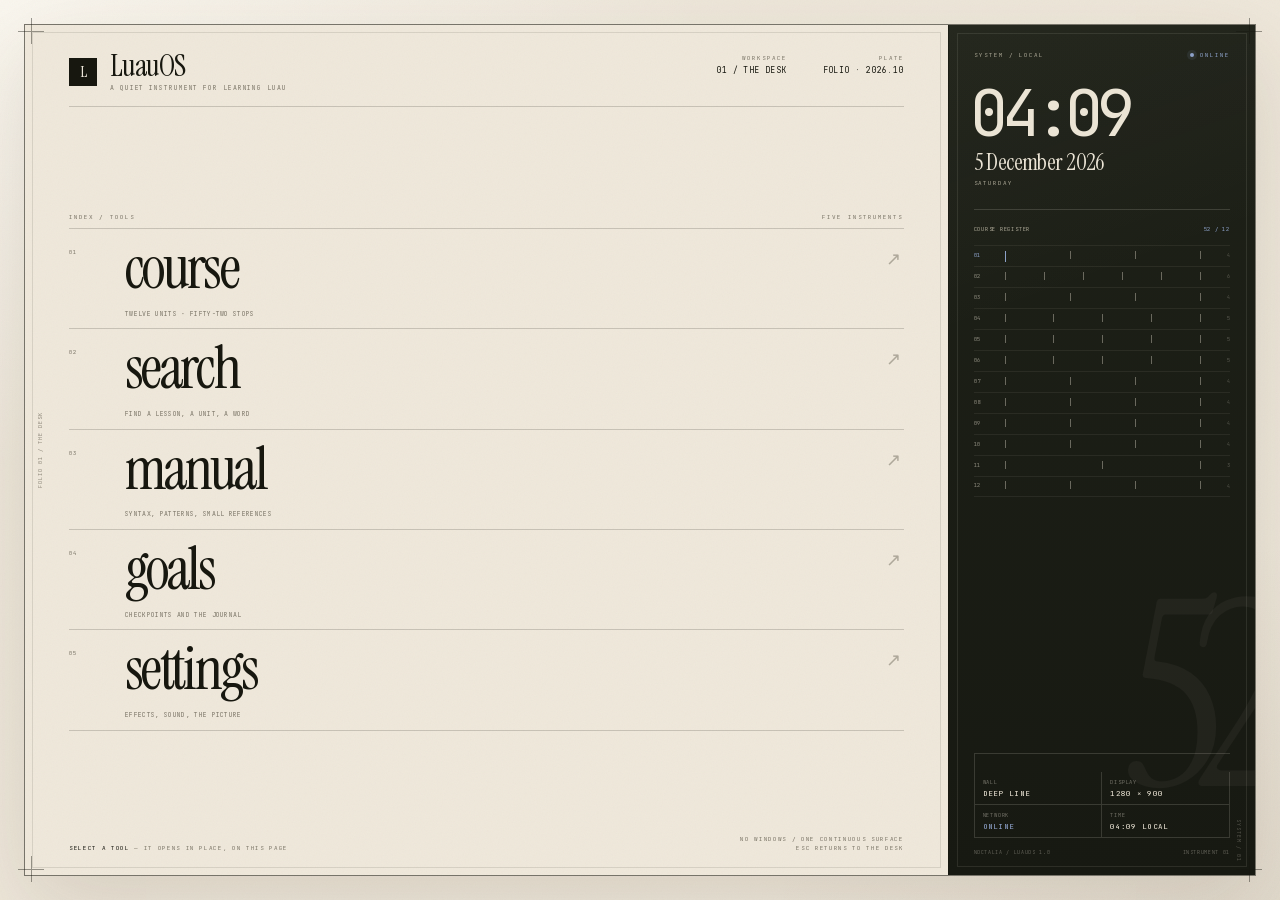
<file: style-tiles/redesign-2026-10-22/c-folio.html>
<!DOCTYPE html>
<html lang="en">
<head>
<meta charset="utf-8">
<meta name="viewport" content="width=device-width, initial-scale=1">
<title>LuauOS — Direction C — The Folio</title>
<link rel="icon" href="data:image/svg+xml,%3Csvg xmlns='http://www.w3.org/2000/svg' viewBox='0 0 32 32'%3E%3Crect width='32' height='32' fill='%23efe8db'/%3E%3Crect x='8' y='8' width='16' height='16' fill='%23171912'/%3E%3C/svg%3E">
<link rel="stylesheet" href="base.css">
<style>
  :root {
    --paper: #efe8db;
    --paper-hi: #f6f0e5;
    --paper-lo: #e6ddcd;
    --ink: #17170f;
    --muted: #7c7668;
    --line: rgba(23, 23, 15, .18);
    --line-soft: rgba(23, 23, 15, .085);
    --blue: #294780;
    --blue-soft: #8da2ca;
    --slab: #171912;
    --slab-hi: #1e2118;
    --ivory: #ece5d6;
    --ivory-dim: #aaa694;
    --slab-line: rgba(236, 229, 214, .16);
  }
  html { background: var(--paper); }
  body {
    background:
      radial-gradient(95% 90% at 0% 0%, rgba(255, 253, 247, .72), transparent 58%),
      radial-gradient(80% 80% at 100% 100%, rgba(70, 57, 35, .07), transparent 50%),
      var(--paper);
    color: var(--ink);
    font-family: var(--sans);
    padding: 24px;
    overflow: hidden;
  }
  .page {
    height: calc(100vh - 48px);
    min-height: 680px;
    display: grid;
    grid-template-columns: minmax(0, 1.5fr) minmax(300px, .5fr);
    border: 1px solid rgba(23, 23, 15, .55);
    background: var(--paper);
    box-shadow: 0 30px 80px rgba(63, 50, 31, .13);
  }

  /* ── the paper page ───────────────────────────────────────────────────── */
  .paper {
    min-width: 0;
    position: relative;
    display: flex;
    flex-direction: column;
    padding: 28px 44px 22px;
    overflow: hidden;
  }
  .paper::before {
    content: '';
    position: absolute;
    inset: 7px;
    border: 1px solid rgba(23, 23, 15, .11);
    pointer-events: none;
    z-index: 3;
  }
  .paper::after {
    content: 'FOLIO 01 / THE DESK';
    position: absolute;
    left: 13px;
    top: 50%;
    color: var(--muted);
    font: 400 5.5px/1 var(--mono);
    letter-spacing: .18em;
    writing-mode: vertical-rl;
    transform: translateY(-50%) rotate(180deg);
    opacity: .8;
    pointer-events: none;
  }

  .mast {
    display: flex;
    align-items: flex-start;
    justify-content: space-between;
    gap: 24px;
    border-bottom: 1px solid var(--line);
    padding-bottom: 14px;
    position: relative;
    z-index: 2;
  }
  .brand { display: flex; align-items: center; gap: 13px; }
  .brand-mark {
    width: 28px;
    height: 28px;
    display: grid;
    place-items: center;
    color: var(--paper);
    background: var(--ink);
    font: 400 16px/1 var(--serif);
    letter-spacing: -.02em;
  }
  .brand h1 {
    font: 400 30px/.88 var(--serif);
    letter-spacing: -.04em;
  }
  .brand p {
    margin-top: 6px;
    color: var(--muted);
    font: 400 6.5px/1 var(--mono);
    letter-spacing: .14em;
    text-transform: uppercase;
  }
  .mast-meta {
    display: flex;
    gap: clamp(18px, 2.8vw, 40px);
    padding-top: 2px;
    text-align: right;
  }
  .mast-meta div { display: flex; flex-direction: column; gap: 5px; }
  .mast-meta span { color: var(--muted); font: 400 6px/1 var(--mono); letter-spacing: .16em; text-transform: uppercase; }
  .mast-meta b { font: 400 8px/1 var(--mono); letter-spacing: .05em; text-transform: uppercase; }
  .mast-meta .blue { color: var(--blue); }

  /* ── contents / the five tools ────────────────────────────────────────── */
  .overview, .tool-view { min-height: 0; flex: 1; display: flex; flex-direction: column; }
  .contents {
    flex: 1;
    min-height: 0;
    display: flex;
    flex-direction: column;
    justify-content: center;
    padding: clamp(14px, 3vh, 34px) 0 12px;
  }
  .contents-head {
    display: flex;
    align-items: center;
    justify-content: space-between;
    gap: 20px;
    padding-bottom: 8px;
    color: var(--muted);
    font: 400 6px/1 var(--mono);
    letter-spacing: .18em;
    text-transform: uppercase;
  }
  .item {
    width: 100%;
    display: grid;
    grid-template-columns: 42px minmax(0, 1fr) 26px;
    align-items: start;
    gap: 14px;
    padding: 11px 0 11px;
    border-top: 1px solid var(--line);
    text-align: left;
    position: relative;
    transition: padding .22s var(--ease), background .22s var(--ease);
  }
  .item:last-child { border-bottom: 1px solid var(--line); }
  .item::before {
    content: '';
    position: absolute;
    left: 0;
    top: 10px;
    bottom: 9px;
    width: 2px;
    background: var(--blue);
    transform: scaleY(0);
    transform-origin: top;
    transition: transform .22s var(--ease);
  }
  .item:hover, .item:focus-visible {
    padding-left: 13px;
    background: rgba(41, 71, 128, .035);
  }
  .item:hover::before, .item:focus-visible::before { transform: scaleY(1); }
  .item-num {
    padding-top: 10px;
    color: var(--muted);
    font: 400 5.5px/1 var(--mono);
    letter-spacing: .10em;
  }
  .item-main { min-width: 0; display: flex; flex-direction: column; gap: 8px; }
  .item-label {
    font: 400 clamp(38px, 4.6vw, 63px)/.96 var(--serif);
    letter-spacing: -.045em;
    white-space: nowrap;
    padding-bottom: 5px;
  }
  .item-desc {
    color: var(--muted);
    font: 400 6.5px/1.2 var(--mono);
    letter-spacing: .05em;
    text-transform: uppercase;
  }
  .item-arrow {
    justify-self: end;
    padding-top: 7px;
    color: var(--muted);
    font: 300 18px/1 var(--sans);
    opacity: .55;
    transform: translate(-3px, 3px);
    transition: transform .22s var(--ease), opacity .22s var(--ease), color .22s var(--ease);
  }
  .item:hover .item-arrow, .item:focus-visible .item-arrow {
    color: var(--blue);
    opacity: 1;
    transform: translate(0, 0);
  }
  .contents-foot {
    display: flex;
    align-items: flex-end;
    justify-content: space-between;
    gap: 24px;
    padding-top: 12px;
    color: var(--muted);
    font: 400 6px/1.5 var(--mono);
    letter-spacing: .11em;
    text-transform: uppercase;
  }
  .contents-foot span:last-child { text-align: right; }
  .contents-foot b { color: var(--ink); font-weight: 400; }

  /* ── continuous tool view: the page changes, no window ────────────────── */
  .tool-view { display: none; overflow: auto; padding-top: 24px; }
  .tool-view.open { display: flex; }
  .overview.closed { display: none; }
  .back {
    align-self: flex-start;
    display: inline-flex;
    align-items: center;
    gap: 8px;
    padding: 4px 0;
    color: var(--muted);
    font: 400 6.5px/1 var(--mono);
    letter-spacing: .14em;
    text-transform: uppercase;
    transition: color .18s var(--ease);
  }
  .back:hover { color: var(--blue); }
  .view-kicker {
    margin-top: 22px;
    color: var(--blue);
    font: 400 6px/1 var(--mono);
    letter-spacing: .18em;
    text-transform: uppercase;
  }
  .view-title {
    margin-top: 8px;
    font: 400 clamp(44px, 5.4vw, 74px)/.86 var(--serif);
    letter-spacing: -.05em;
  }
  .view-title em { color: var(--blue); font-style: italic; }
  .view-lede {
    max-width: 54ch;
    margin-top: 13px;
    color: #5d5648;
    font: 400 12px/1.55 var(--sans);
  }
  .v-units {
    display: grid;
    grid-template-columns: 1fr 1fr;
    column-gap: 42px;
    margin-top: 22px;
    border-top: 1px solid var(--line);
  }
  .v-unit {
    display: grid;
    grid-template-columns: 28px 1fr auto;
    gap: 10px;
    align-items: baseline;
    padding: 7px 0;
    border-bottom: 1px solid var(--line-soft);
  }
  .v-unit .u-n { color: var(--blue); font: 400 6px/1 var(--mono); }
  .v-unit b { font: 400 18px/.95 var(--serif); letter-spacing: -.02em; }
  .v-unit i { color: var(--muted); font: 400 6px/1 var(--mono); font-style: normal; letter-spacing: .08em; text-transform: uppercase; }
  .v-search { display: flex; align-items: center; gap: 13px; margin-top: 26px; border-bottom: 1px solid var(--ink); padding-bottom: 10px; }
  .v-search span { color: var(--blue); font: 400 9px/1 var(--mono); }
  .v-search input {
    flex: 1;
    min-width: 0;
    border: 0;
    outline: 0;
    background: none;
    color: var(--ink);
    font: 400 clamp(24px, 3vw, 38px)/1 var(--serif);
    letter-spacing: -.03em;
  }
  .v-search input::placeholder { color: rgba(23, 23, 15, .30); }
  .v-example { display: flex; justify-content: space-between; gap: 20px; padding: 8px 0; border-bottom: 1px solid var(--line-soft); font: 400 9px/1 var(--mono); }
  .v-example span:last-child { color: var(--muted); }
  .v-code {
    margin-top: 22px;
    padding: 16px 18px;
    background: var(--slab);
    color: var(--ivory);
    font: 400 10px/1.8 var(--mono);
    white-space: pre;
    overflow: auto;
  }
  .v-code .c { color: #8c897b; }
  .v-code .k { color: var(--blue-soft); }
  .v-goal { display: flex; align-items: flex-end; gap: 22px; margin-top: 23px; padding-top: 17px; border-top: 1px solid var(--line); }
  .v-goal b { font: 400 58px/.8 var(--serif); letter-spacing: -.05em; }
  .v-goal span { color: var(--muted); font: 400 6px/1.7 var(--mono); text-transform: uppercase; letter-spacing: .08em; }
  .v-ticks { display: grid; grid-template-columns: repeat(26, 1fr); gap: 3px; margin-top: 22px; }
  .v-ticks i { height: 14px; background: rgba(23, 23, 15, .10); }
  .v-ticks i:first-child { background: var(--blue); }
  .v-set { margin-top: 18px; border-top: 1px solid var(--line); }
  .v-set div { display: flex; justify-content: space-between; gap: 24px; padding: 10px 0; border-bottom: 1px solid var(--line-soft); font: 400 9px/1 var(--mono); }
  .v-set span:last-child { color: var(--muted); }

  /* ── the dark instrument slab ─────────────────────────────────────────── */
  .slab {
    background:
      linear-gradient(160deg, rgba(236, 229, 214, .035), transparent 33%),
      linear-gradient(180deg, var(--slab-hi), var(--slab));
    color: var(--ivory);
    padding: 27px 25px 20px;
    display: flex;
    flex-direction: column;
    position: relative;
    overflow: hidden;
    border-left: 1px solid rgba(23, 23, 15, .55);
  }
  .slab::before {
    content: '';
    position: absolute;
    inset: 8px;
    border: 1px solid rgba(236, 229, 214, .10);
    pointer-events: none;
  }
  .slab::after {
    content: 'SYSTEM / 01';
    position: absolute;
    right: 14px;
    bottom: 13px;
    color: rgba(236, 229, 214, .30);
    font: 400 5px/1 var(--mono);
    letter-spacing: .18em;
    writing-mode: vertical-rl;
  }
  .slab-top {
    display: flex;
    align-items: center;
    justify-content: space-between;
    gap: 18px;
    color: var(--ivory-dim);
    font: 400 6px/1 var(--mono);
    letter-spacing: .17em;
    text-transform: uppercase;
  }
  .live {
    display: inline-flex;
    align-items: center;
    gap: 6px;
    color: var(--blue-soft);
  }
  .live i {
    width: 4px;
    height: 4px;
    border-radius: 50%;
    background: var(--blue-soft);
    box-shadow: 0 0 0 3px rgba(141, 162, 202, .10);
  }
  .slab-time {
    margin-top: 30px;
    font: 100 clamp(48px, 5vw, 70px)/.8 var(--mono);
    letter-spacing: -.095em;
    text-indent: -.06em;
    font-variant-numeric: tabular-nums;
    color: var(--ivory);
  }
  .slab-date {
    margin-top: 13px;
    font: 400 23px/.95 var(--serif);
    letter-spacing: -.025em;
    color: var(--ivory);
  }
  .slab-day {
    margin-top: 6px;
    color: var(--ivory-dim);
    font: 400 6px/1 var(--mono);
    letter-spacing: .15em;
    text-transform: uppercase;
  }
  .slab-rule {
    height: 1px;
    margin: 23px 0 17px;
    background: var(--slab-line);
  }

  .register-head {
    display: flex;
    justify-content: space-between;
    gap: 14px;
    margin-bottom: 12px;
    color: var(--ivory-dim);
    font: 400 5.5px/1 var(--mono);
    letter-spacing: .14em;
    text-transform: uppercase;
  }
  .register-head span:last-child { color: var(--blue-soft); }
  .register {
    display: flex;
    flex-direction: column;
    gap: 0;
    position: relative;
    z-index: 1;
  }
  .reg-row {
    display: grid;
    grid-template-columns: 22px 1fr 20px;
    align-items: center;
    gap: 9px;
    height: 21px;
    border-top: 1px solid rgba(236, 229, 214, .07);
    color: rgba(236, 229, 214, .40);
    font: 400 5.5px/1 var(--mono);
    letter-spacing: .06em;
  }
  .reg-row:last-child { border-bottom: 1px solid rgba(236, 229, 214, .07); }
  .reg-row .ticks { display: flex; justify-content: space-between; align-items: flex-start; height: 10px; }
  .reg-row .ticks i { display: block; width: 1px; height: 8px; flex: 0 0 1px; background: rgba(236, 229, 214, .38); }
  .reg-row:first-child .ticks i:first-child { height: 11px; background: var(--blue-soft); }
  .reg-row .count {
    text-align: right;
    color: rgba(236, 229, 214, .30);
    font-size: 5px;
  }
  .reg-row .n { color: rgba(236, 229, 214, .55); }
  .reg-row:first-child .n { color: var(--blue-soft); }

  .slab-status {
    margin-top: auto;
    padding-top: 18px;
    display: grid;
    grid-template-columns: 1fr 1fr;
    border-top: 1px solid var(--slab-line);
    border-left: 1px solid var(--slab-line);
  }  .slab-status div {
    padding: 8px 8px 7px;
    border-right: 1px solid var(--slab-line);
    border-bottom: 1px solid var(--slab-line);
    display: flex;
    flex-direction: column;
    gap: 4px;
  }
  .slab-status dt {
    color: rgba(236, 229, 214, .42);
    font: 400 5.5px/1 var(--mono);
    letter-spacing: .15em;
    text-transform: uppercase;
  }
  .slab-status dd {
    color: var(--ivory);
    font: 400 7.5px/1 var(--mono);
    letter-spacing: .04em;
    text-transform: uppercase;
  }
  .slab-status .blue { color: var(--blue-soft); }
  .slab-foot {
    display: flex;
    align-items: center;
    justify-content: space-between;
    gap: 14px;
    margin-top: 12px;
    color: rgba(236, 229, 214, .35);
    font: 400 5px/1 var(--mono);
    letter-spacing: .13em;
    text-transform: uppercase;
  }
  .slab > :not(.slab-ghost) { position: relative; z-index: 1; }
  .slab-ghost {
    position: absolute;
    right: -12px;
    bottom: 96px;
    z-index: 0;
    color: rgba(236, 229, 214, .045);
    font: 400 260px/.62 var(--serif);
    letter-spacing: -.12em;
    pointer-events: none;
    user-select: none;
  }

  @media (max-width: 1040px) {
    body { padding: 16px; overflow: auto; }
    .page { height: auto; min-height: 0; grid-template-columns: 1fr; }
    .paper { min-height: 660px; padding: 24px 30px 20px; }
    .slab { min-height: 560px; border-left: 0; border-top: 1px solid rgba(23, 23, 15, .55); }
    .contents { padding-top: 26px; }
    .mast-meta div:nth-child(2) { display: none; }
  }
  @media (max-width: 640px) {
    body { padding: 10px; }
    .paper { min-height: 0; padding: 22px 22px 18px; }
    .paper::after { display: none; }
    .brand h1 { font-size: 27px; }
    .brand p { display: none; }
    .mast-meta { gap: 12px; }
    .mast-meta div:nth-child(1) { display: none; }
    .item { grid-template-columns: 26px minmax(0, 1fr) 18px; gap: 8px; }
    .item-label { font-size: 42px; }
    .item-desc { font-size: 6px; }
    .item-arrow { font-size: 15px; }
    .contents-foot { flex-direction: column; align-items: flex-start; gap: 5px; }
    .contents-foot span:last-child { text-align: left; }
    .slab { padding: 22px 20px 18px; }
    .v-units { grid-template-columns: 1fr; }
    .slab-time { font-size: 54px; }
    .view-title { font-size: 46px; }
  }
</style>
</head>
<body>
<div class="paper-grain" aria-hidden="true"></div>
<span class="reg tl" aria-hidden="true"></span>
<span class="reg tr" aria-hidden="true"></span>
<span class="reg bl" aria-hidden="true"></span>
<span class="reg br" aria-hidden="true"></span>

<main class="page">
  <section class="paper" aria-label="The desk">
    <header class="mast">
      <div class="brand">
        <span class="brand-mark" aria-hidden="true">L</span>
        <div>
          <h1>LuauOS</h1>
          <p>a quiet instrument for learning Luau</p>
        </div>
      </div>
      <div class="mast-meta">
        <div><span>workspace</span><b>01 / the desk</b></div>
        <div><span>plate</span><b>folio · 2026.10</b></div>
      </div>
    </header>

    <div class="overview" id="c-overview">
      <div class="contents">
        <div class="contents-head"><span>index / tools</span><span>five instruments</span></div>
        <button class="item" type="button" data-tool="course">
          <span class="item-num">01</span>
          <span class="item-main"><span class="item-label">course</span><span class="item-desc">twelve units · fifty-two stops</span></span>
          <span class="item-arrow" aria-hidden="true">↗</span>
        </button>
        <button class="item" type="button" data-tool="search">
          <span class="item-num">02</span>
          <span class="item-main"><span class="item-label">search</span><span class="item-desc">find a lesson, a unit, a word</span></span>
          <span class="item-arrow" aria-hidden="true">↗</span>
        </button>
        <button class="item" type="button" data-tool="manual">
          <span class="item-num">03</span>
          <span class="item-main"><span class="item-label">manual</span><span class="item-desc">syntax, patterns, small references</span></span>
          <span class="item-arrow" aria-hidden="true">↗</span>
        </button>
        <button class="item" type="button" data-tool="goals">
          <span class="item-num">04</span>
          <span class="item-main"><span class="item-label">goals</span><span class="item-desc">checkpoints and the journal</span></span>
          <span class="item-arrow" aria-hidden="true">↗</span>
        </button>
        <button class="item" type="button" data-tool="settings">
          <span class="item-num">05</span>
          <span class="item-main"><span class="item-label">settings</span><span class="item-desc">effects, sound, the picture</span></span>
          <span class="item-arrow" aria-hidden="true">↗</span>
        </button>
      </div>
      <footer class="contents-foot">
        <span><b>select a tool</b> — it opens in place, on this page</span>
        <span>no windows / one continuous surface<br>esc returns to the desk</span>
      </footer>
    </div>

    <div class="tool-view" id="c-view">
      <button class="back" type="button" id="c-back">← the desk</button>
      <p class="view-kicker" id="c-view-kicker"></p>
      <h2 class="view-title" id="c-view-title"></h2>
      <p class="view-lede" id="c-view-lede"></p>
      <div id="c-view-body"></div>
    </div>
  </section>

  <aside class="slab" aria-label="System status">
    <div class="slab-top"><span>system / local</span><span class="live"><i></i>online</span></div>
    <div class="slab-time" id="c-time">00:00</div>
    <div class="slab-date" id="c-date">22 October 2026</div>
    <div class="slab-day" id="c-day">thursday</div>
    <div class="slab-rule"></div>

    <div class="register-head"><span>course register</span><span>52 / 12</span></div>
    <div class="register" id="c-register"></div>

    <span class="slab-ghost" aria-hidden="true">52</span>

    <div class="slab-status">
      <div><dt>wall</dt><dd>deep line</dd></div>
      <div><dt>display</dt><dd id="c-dims">1440 × 900</dd></div>
      <div><dt>network</dt><dd class="blue">online</dd></div>
      <div><dt>time</dt><dd id="c-time-small">00:00 local</dd></div>
    </div>
    <div class="slab-foot"><span>noctalia / luauos 1.0</span><span>instrument 01</span></div>
  </aside>
</main>

<script>
(() => {
  const units = [
    ['Set up', '4'], ['Variables', '6'], ['Decisions', '4'], ['Loops', '5'],
    ['Functions', '5'], ['Tables', '5'], ['The world', '4'], ['Events', '4'],
    ['Players', '4'], ['Client and server', '4'], ['Organising and saving', '3'], ['Hero project', '4'],
  ];

  const tools = {
    course: {
      kicker: 'course / twelve units',
      title: 'Twelve units.<br><em>Fifty-two stops.</em>',
      lede: 'The whole language, from opening Studio to a finished hero project. Each unit is a room; each stop is one small, complete session.',
      body: `<div class="v-units">${units.map((u, i) => `<div class="v-unit"><span class="u-n">${String(i + 1).padStart(2, '0')}</span><b>${u[0]}</b><i>${u[1]} stops</i></div>`).join('')}</div>`,
    },
    search: {
      kicker: 'search / the whole course',
      title: 'Find the next<br><em>small thing.</em>',
      lede: 'Search by lesson name, unit, or the thing you are trying to do. The course is small enough to know; the search is for the moment you forget where something lives.',
      body: `<div class="v-search"><span>/</span><input type="text" placeholder="print, variables, a player joins…" aria-label="Search the course"></div>
        <div class="v-example"><span>1.0 Set up Roblox Studio</span><span>unit 01 · 10m</span></div>
        <div class="v-example"><span>2.1 Your first variable</span><span>unit 02 · 10m</span></div>
        <div class="v-example"><span>7.2 A part that moves</span><span>unit 07 · 12m</span></div>`,
    },
    manual: {
      kicker: 'manual / quick reference',
      title: 'A small book<br><em>beside the work.</em>',
      lede: 'No long reference to get lost in. The manual holds the syntax and patterns that are worth keeping within arm’s reach while you are in Studio.',
      body: `<div class="v-code"><span class="c">-- print is the first instrument</span>
<span class="k">local</span> greeting = "Hello, world!"
<span class="k">print</span>(greeting)

<span class="c">-- a variable can change</span>
<span class="k">local</span> score = 0
score += 1
<span class="k">print</span>(score)</div>`,
    },
    goals: {
      kicker: 'goals / this session',
      title: 'Nothing ticked.<br><em>Plenty of room.</em>',
      lede: 'Checkpoints are the smallest honest unit of progress. They are not a score; they are a record of what you have actually done.',
      body: `<div class="v-goal"><b>0</b><span>of 52 stops finished<br>rank init · 0 xp</span></div>
        <div class="v-ticks" aria-hidden="true">${Array.from({ length: 52 }, () => '<i></i>').join('')}</div>`,
    },
    settings: {
      kicker: 'settings / this machine',
      title: 'The room,<br><em>not the work.</em>',
      lede: 'The desk should be quiet by default. These are the few controls that change the room around the lesson.',
      body: `<div class="v-set">
          <div><span>effects</span><span>static · level 0</span></div>
          <div><span>sound</span><span>off</span></div>
          <div><span>wallpaper</span><span>deep line</span></div>
          <div><span>display</span><span id="c-set-dims">1440 × 900</span></div>
        </div>`,
    },
  };

  const pad = n => String(n).padStart(2, '0');
  const clock = () => {
    const d = new Date();
    const t = `${pad(d.getHours())}:${pad(d.getMinutes())}`;
    document.getElementById('c-time').textContent = t;
    document.getElementById('c-time-small').textContent = `${t} local`;
    document.getElementById('c-day').textContent = d.toLocaleDateString('en-GB', { weekday: 'long' });
    document.getElementById('c-date').textContent = d.toLocaleDateString('en-GB', { day: 'numeric', month: 'long', year: 'numeric' });
  };

  const dims = () => {
    const s = `${innerWidth} × ${innerHeight}`;
    document.getElementById('c-dims').textContent = s;
    const set = document.getElementById('c-set-dims');
    if (set) set.textContent = s;
  };

  document.getElementById('c-register').innerHTML = units.map((u, i) =>
    `<div class="reg-row"><span class="n">${String(i + 1).padStart(2, '0')}</span><span class="ticks">${Array.from({ length: Number(u[1]) }, () => '<i></i>').join('')}</span><span class="count">${u[1]}</span></div>`
  ).join('');

  const overview = document.getElementById('c-overview');
  const view = document.getElementById('c-view');
  const vKicker = document.getElementById('c-view-kicker');
  const vTitle = document.getElementById('c-view-title');
  const vLede = document.getElementById('c-view-lede');
  const vBody = document.getElementById('c-view-body');
  let lastFocus = null;

  const back = () => {
    view.classList.remove('open');
    overview.classList.remove('closed');
    view.scrollTop = 0;
    if (lastFocus) lastFocus.focus();
  };
  const open = name => {
    const t = tools[name];
    if (!t) return;
    lastFocus = document.activeElement;
    vKicker.textContent = t.kicker;
    vTitle.innerHTML = t.title;
    vLede.textContent = t.lede;
    vBody.innerHTML = t.body;
    overview.classList.add('closed');
    view.classList.add('open');
    view.scrollTop = 0;
    dims();
    document.getElementById('c-back').focus();
  };

  document.querySelectorAll('[data-tool]').forEach(b => b.addEventListener('click', () => open(b.dataset.tool)));
  document.getElementById('c-back').addEventListener('click', back);
  document.addEventListener('keydown', e => { if (e.key === 'Escape' && view.classList.contains('open')) back(); });

  clock();
  dims();
  setInterval(clock, 1000);
  addEventListener('resize', dims);
})();
</script>
</body>
</html>
</file>
<file: styles/05-fonts.css>
/* ════════════════════════════════════════════════════════════════════════════
   MIMEI · 05 FONTS
   Self-hosted faces, kept beside the machine: no third-party request, no font
   flash on a cold or offline start, and identical screenshots. Inter and IBM
   Plex Mono are the voice everywhere you look: the desk, the climb and the
   cab. JetBrains Mono and Space Grotesk stay for older parts and fallbacks.
   ════════════════════════════════════════════════════════════════════════════ */

/* The lesson voice (--disp): prose, headings and tabs on the lesson pages
   (37-lesson, 38-study). The rest of the machine stays monospaced. */
@font-face {
  font-family: 'Space Grotesk';
  font-style: normal;
  font-weight: 300 700;
  font-display: swap;
  src: url('../assets/fonts/space-grotesk.woff2') format('woff2');
}

@font-face {
  font-family: 'JetBrains Mono';
  font-style: normal;
  font-weight: 100 800;
  font-display: swap;
  src: url('../assets/fonts/jetbrains-mono.woff2') format('woff2');
}

@font-face {
  font-family: 'JetBrains Mono';
  font-style: italic;
  font-weight: 100 800;
  font-display: swap;
  src: url('../assets/fonts/jetbrains-mono-italic.woff2') format('woff2');
}

/* Instrument Serif: left from an earlier look. Nothing on screen asks for it
   now, so the browser never fetches it. */
@font-face {
  font-family: 'Instrument Serif';
  font-style: normal;
  font-weight: 400;
  font-display: swap;
  src: url('../assets/fonts/instrument-serif.woff2') format('woff2');
}

@font-face {
  font-family: 'Instrument Serif';
  font-style: italic;
  font-weight: 400;
  font-display: swap;
  src: url('../assets/fonts/instrument-serif-italic.woff2') format('woff2');
}

/* The desk (workspace 1, the crane): Inter for the clock and the menu, IBM
   Plex Mono for the small capitals. Both under the SIL Open Font License 1.1
   (assets/fonts/LICENSE-Inter.txt, LICENSE-IBMPlex.txt). Inter is one
   variable file; Plex Mono is two static weights. Latin only. */
@font-face {
  font-family: 'Inter';
  font-style: normal;
  font-weight: 100 900;
  font-display: swap;
  src: url('../assets/fonts/inter-latin.woff2') format('woff2');
}

@font-face {
  font-family: 'IBM Plex Mono';
  font-style: normal;
  font-weight: 400;
  font-display: swap;
  src: url('../assets/fonts/ibm-plex-mono-400-normal.woff2') format('woff2');
}

@font-face {
  font-family: 'IBM Plex Mono';
  font-style: normal;
  font-weight: 500;
  font-display: swap;
  src: url('../assets/fonts/ibm-plex-mono-500-normal.woff2') format('woff2');
}

/* The district's signs (workspaces 2 and 3, styles/44-neon.css): Sora for the
   billboards' titles and numerals, one variable file; M PLUS Rounded 1c for the
   Japanese on the street signs, cut down by tools/signfont.py to the glyphs in
   src/data/signs.js (about 12 KB). Both under the SIL Open Font License 1.1
   (assets/fonts/LICENSE-Sora.txt, LICENSE-MPLUSRounded1c.txt). A sign face is
   fetched only when a sign is on screen, so the desk never asks for one. */
@font-face {
  font-family: 'Sora';
  font-style: normal;
  font-weight: 100 800;
  font-display: swap;
  src: url('../assets/fonts/sora.woff2') format('woff2');
}

@font-face {
  font-family: 'M PLUS Rounded 1c';
  font-style: normal;
  font-weight: 800;
  font-display: swap;
  src: url('../assets/fonts/mplus-rounded-1c-signs.woff2') format('woff2');
}
</file>
<file: styles/00-tokens.css>
/* ════════════════════════════════════════════════════════════════════════════
   MIMEI · 00 TOKENS
   ────────────────────────────────────────────────────────────────────────────
   Base tokens for geometry, type, motion, effects and the fallback palette.
   The shell's live palette is 41-cab.css (the cab: Night and Late dark, Ice
   light), over the older 36-riced.css; the desk is 35-desk.css and the climb
   is 38-study.css, each with its own scoped tokens.

   Reading the file:
     1. geometry + type + motion
     2. the fallback palette
     3. effect LEVELS (data-fx 3 → 0) — the FPS watchdog flips this
     4. reduced motion, which forces the machine static

   Contrast: --fg / --fg-2 / --fg-3 / --fg-4 are all ≥ 4.5:1 against
   --surface-solid. The riced shell and deck are audited separately.
   ════════════════════════════════════════════════════════════════════════════ */

:root {
  /* ── geometry ─────────────────────────────────────────────────────────── */
  --gap: 10px;              /* the tiling gap */
  --bar-h: 36px;
  --win-t: 30px;             /* window titlebar */
  --win-foot-h: 22px;
  --r: 12px;                 /* glass: windows, cards, code wells */
  --r-sm: 5px;               /* chrome: tabs, buttons, rows, menus */
  --r-lg: 12px;
  --bw: 1px;
  --pad: 14px;
  --pad-lg: 20px;
  --prose-w: 72ch;

  /* ── type ─────────────────────────────────────────────────────────────── */
  /* one face for the whole machine: chrome, prose and code are all terminal */
  --font-ui: 'JetBrains Mono', ui-monospace, SFMono-Regular, Menlo, monospace;
  --font-code: 'JetBrains Mono', ui-monospace, SFMono-Regular, Menlo, monospace;
  --fs: 13px;                /* chrome */
  --fs-sm: 12px;
  --fs-xs: 11px;
  --fs-prose: 16px;          /* lessons are read, not skimmed */
  --fs-h1: 28px;
  --fs-h2: 17px;
  --fs-display: 20px;
  --lh: 1.5;
  --lh-prose: 1.8;

  /* ── motion ───────────────────────────────────────────────────────────── */
  --ez: cubic-bezier(.32, .72, 0, 1);
  --ez-breathe: cubic-bezier(.45, 0, .55, 1);
  --t-fast: 110ms;
  --t: 170ms;
  --t-slow: 280ms;
  --t-breathe: 4.2s;

  /* Named ambient animations. The effect levels and reduced motion switch
     these to `none`, so every loop stops without changing the layout. */
  --anim-live: breathe;
  --anim-kicker: breathe;
  --anim-tick: tick-wait;
  --anim-cursor: blink;

  /* ── komorebi ────────────────────────────────────────────────────────────
     Almost black, just warm enough not to read as blue. Panels are glass over
     the picture outside; the only saturated things in the desk are the live
     lavender and the wallpaper. */
  --bg:           #08080a;
  --surface:      #121217;
  --surface-2:    #17171e;
  --surface-solid:#101014;
  --surface-hi:   #1c1c24;
  --well:         #0a0a0e;
  --line:         rgba(238, 234, 250, .11);
  --line-2:       rgba(238, 234, 250, .055);
  --line-hi:      rgba(238, 234, 250, .30);
  --glass:        rgba(8, 9, 13, .36);
  --glass-clear:  rgba(8, 9, 13, .20);
  --glass-strong: rgba(8, 9, 13, .52);
  --glass-line:   rgba(238, 234, 250, .09);
  --glass-fallback: rgba(8, 9, 13, .88);
  --glass-shadow: 0 24px 70px -42px rgba(0, 0, 0, .95);
  --glass-blur:   16px;
  --glass-blur-soft: 3px;
  --glass-bright: .60;
  --fg:           #f4f2fb;
  --fg-2:         #ded9e8;
  --fg-3:         #d6d1e0;
  --fg-4:         #d2cddd;
  --accent:       #d6c9ff;
  --accent-ink:   #171125;
  --accent-2:     #9fc4ff;
  --ok:           #93e0b4;
  --warn:         #ff9c8f;
  --sel:          rgba(200, 183, 255, .13);

  --shadow: 0 24px 70px -34px rgba(0, 0, 0, .95);
  --glow: none;
  --wall-filter: saturate(.98) brightness(.90);
  --wall-veil: .24;          /* how much night sits over the wallpaper */

  --fx-blur-k: 0;
  --fx-scan-k: 0;
  --fx-grain-k: 0;
  --fx-bloom-k: .14;
  --fx-glitch-k: 0;
  --fx-rain-k: .8;
  --blur: 0px;

  /* ── effect level (data-fx) — set on :root[data-fx] ───────────────────── */
  --lvl-blur: 1;
  --lvl-scan: 1;
  --lvl-grain: 1;
  --lvl-bloom: 1;
  --lvl-rain: 1;
  --lvl-glitch: 1;
  --lvl-parallax: 1;

  /* ── derived ──────────────────────────────────────────────────────────── */
  --blur-amt: calc(var(--blur) * var(--fx-blur-k) * var(--lvl-blur));
  --scan-alpha: calc(.20 * var(--fx-scan-k) * var(--lvl-scan));
  --grain-alpha: calc(.05 * var(--fx-grain-k) * var(--lvl-grain));
  --bloom-alpha: calc(.55 * var(--fx-bloom-k) * var(--lvl-bloom));

  --z-wall: 0;
  --z-fx: 4;
  --z-seat: 10;
  --z-bar: 60;
  --z-launch: 80;
  --z-boot: 90;
}

/* ══════════════════════════════════════════════════════════════════════════
   EFFECT LEVELS
   The watchdog in src/core/effects.js sets data-fx on <html>. Level 3 is the
   full machine; 0 is a static, silent, scanline-free desktop that still looks
   like itself. Nothing below level 3 is a "broken" look — it is a quieter one.
   ══════════════════════════════════════════════════════════════════════════ */
:root[data-fx="2"] { --lvl-blur: 0; --lvl-parallax: 0; --glass-blur: 0px; --glass-blur-soft: 0px; }
:root[data-fx="1"] {
  --lvl-blur: 0; --lvl-parallax: 0; --lvl-scan: 0; --lvl-grain: 0;
  --lvl-rain: 0; --lvl-glitch: 0; --lvl-bloom: .35;
  --glass-blur: 0px; --glass-blur-soft: 0px;
  --anim-live: none; --anim-kicker: none; --anim-tick: none; --anim-cursor: none;
}
:root[data-fx="0"] {
  --lvl-blur: 0; --lvl-parallax: 0; --lvl-scan: 0; --lvl-grain: 0;
  --lvl-rain: 0; --lvl-glitch: 0; --lvl-bloom: 0;
  --glass-blur: 0px; --glass-blur-soft: 0px;
  --anim-live: none; --anim-kicker: none; --anim-tick: none; --anim-cursor: none;
}

@media (prefers-reduced-motion: reduce) {
  :root, :root[data-fx] {
    --lvl-blur: 0; --lvl-parallax: 0; --lvl-scan: 0; --lvl-grain: 0;
    --lvl-rain: 0; --lvl-glitch: 0; --lvl-bloom: 0;
    --glass-blur: 0px; --glass-blur-soft: 0px;
    --t-fast: 1ms; --t: 1ms; --t-slow: 1ms;
    --anim-live: none; --anim-kicker: none; --anim-tick: none; --anim-cursor: none;
  }
}
</file>
<file: styles/10-base.css>
/* ════════════════════════════════════════════════════════════════════════════
   MIMEI · 10 BASE
   Reset, the wallpaper layers, the boot flash, and the handful of primitives
   every window reuses (tiles, meters, chips, buttons, key caps).
   ════════════════════════════════════════════════════════════════════════════ */

*, *::before, *::after { box-sizing: border-box; }
html { -webkit-text-size-adjust: 100%; }

body {
  margin: 0;
  height: 100vh;
  overflow: hidden;
  font: 400 var(--fs)/var(--lh) var(--font-ui);
  color: var(--fg);
  background: var(--bg);
  -webkit-font-smoothing: antialiased;
  text-rendering: optimizeLegibility;
}
::selection { background: var(--accent); color: var(--accent-ink); }

h1, h2, h3, h4, p, ul, ol, dl, dd, figure, pre { margin: 0; }
button { font: inherit; color: inherit; cursor: pointer; background: none; border: 0; }
input { font: inherit; color: inherit; }
a { color: var(--accent-2); text-underline-offset: 3px; }
img { max-width: 100%; }
svg { stroke-linecap: round; stroke-linejoin: round; }

/* `hidden` always wins: several panels below set their own display, and a
   layout rule must never be able to un-hide something the JS put away. */
[hidden] { display: none !important; }

:focus-visible {
  outline: 2px solid var(--accent);
  outline-offset: 2px;
  border-radius: var(--r-sm);
  /* the dark companion ring keeps the lavender legible over bright pictures */
  box-shadow: 0 0 0 5px rgba(8, 8, 10, .58);
}
.sr-only {
  position: absolute; width: 1px; height: 1px; padding: 0; margin: -1px;
  overflow: hidden; clip: rect(0 0 0 0); white-space: nowrap; border: 0;
}
.skip {
  position: fixed; z-index: 200; top: 8px; left: 8px;
  padding: 8px 14px; border: var(--bw) solid var(--line-hi);
  border-radius: var(--r-sm); background: var(--surface-solid);
  color: var(--fg); font-size: var(--fs-sm); text-decoration: none;
  transform: translateY(-200%);
}
.skip:focus { transform: none; }

/* ── the wall ────────────────────────────────────────────────────────────── */
#wall { position: fixed; inset: 0; z-index: var(--z-wall); overflow: hidden; background: var(--bg); }
#wall-img, .wall-lqip {
  position: absolute; inset: 0; width: 100%; height: 100%;
  object-fit: cover; object-position: var(--wall-pos, 50% 50%);
  filter: var(--wall-filter);
}
.wall-lqip {
  background-size: cover; background-position: var(--wall-pos, 50% 50%);
  transform: scale(1.02); filter: var(--wall-filter) blur(1px);
  transition: opacity var(--t-slow) linear;
}
#wall-img { opacity: 0; transition: opacity 420ms linear; }
#wall-img.on { opacity: 1; }
#wall-img.px, .wall-lqip.px { image-rendering: pixelated; }
.wall-veil {
  position: absolute; inset: 0;
  background:
    radial-gradient(130% 90% at 50% 40%, transparent 26%, rgba(0, 0, 0, calc(var(--wall-veil) + .28)) 100%),
    linear-gradient(180deg, rgba(0, 0, 0, var(--wall-veil)) 0%, transparent 32%, rgba(0, 0, 0, calc(var(--wall-veil) * .8)) 100%);
}
.wall-noise { position: absolute; inset: 0; opacity: var(--grain-alpha); background-image: var(--noise); }

body.parallax #wall-img, body.parallax .wall-lqip {
  transform: translate3d(var(--px, 0), var(--py, 0), 0) scale(1.04);
  transition: opacity 420ms linear, transform 900ms var(--ez);
}

/* ── effect layers ───────────────────────────────────────────────────────── */
.fx-layers { position: fixed; inset: 0; z-index: var(--z-fx); pointer-events: none; }
#rain { position: absolute; inset: 0; width: 100%; height: 100%; opacity: calc(.55 * var(--lvl-rain) * var(--fx-rain-k)); transition: opacity var(--t-slow); }
#scan {
  position: absolute; inset: 0;
  background: repeating-linear-gradient(180deg, rgba(0, 0, 0, .55) 0 1px, transparent 1px 3px);
  opacity: var(--scan-alpha); mix-blend-mode: multiply;
}
#grain { position: absolute; inset: 0; background-image: var(--noise); opacity: var(--grain-alpha); }
#glare {
  position: absolute; inset: 0;
  background: radial-gradient(120% 80% at 50% 0%, rgba(255, 255, 255, .07), transparent 55%);
  opacity: calc(.9 * var(--lvl-bloom)); mix-blend-mode: screen;
}
#wipe { position: absolute; inset: 0; opacity: 0; background: var(--accent); mix-blend-mode: screen; }
body.wipe #wipe { animation: wipe 420ms steps(4) 1; }
@keyframes wipe {
  0% { opacity: 0; clip-path: inset(0 0 100% 0); }
  40% { opacity: .5; }
  100% { opacity: 0; clip-path: inset(0 0 0 0); }
}

/* ── boot ────────────────────────────────────────────────────────────────── */
#boot {
  position: fixed; inset: 0; z-index: var(--z-boot);
  display: grid; place-items: center; background: var(--bg);
  transition: opacity 260ms linear;
}
body:not(.booting) #boot { opacity: 0; visibility: hidden; pointer-events: none; }
.boot-in { width: min(660px, 86vw); }
#boot-log {
  font-family: var(--font-code); font-size: 12.5px; line-height: 1.85;
  color: var(--fg-3); white-space: pre-wrap; min-height: 7ch;
}
#boot-log .ok { color: var(--ok); }
#boot-log .warn { color: var(--warn); }
#boot-log .dim { color: var(--fg-4); }
/* the blinking block cursor belongs to the boot log only; the course reuses
   the .caret class name for its disclosure chevron */
#boot-log .caret {
  display: inline-block; width: 7px; height: 13px; background: var(--accent);
  vertical-align: -2px; animation: blink 1.05s steps(2) infinite;
}
@keyframes blink { 50% { opacity: 0; } }

/* ── shell ───────────────────────────────────────────────────────────────── */
#shell {
  position: relative; z-index: var(--z-seat);
  display: grid; grid-template-columns: minmax(0, 1fr);
  height: calc(100vh - var(--bar-h));
}
#seat { position: relative; overflow: hidden; }

/* ── primitives ──────────────────────────────────────────────────────────── */

/* a flat panel; its title is a small label inside the card, not a chip on
   the frame. Kept for any window that still uses the tile helper. */
.tile {
  position: relative; border: var(--bw) solid var(--line); border-radius: var(--r);
  background: var(--surface-solid); padding: var(--pad);
}
.tile + .tile { margin-top: var(--gap); }
.tile[data-title]::before {
  content: attr(data-title);
  display: block; margin: 0 0 11px; padding: 0 0 9px;
  border-bottom: var(--bw) solid var(--line-2);
  font: 500 9.5px/1 var(--font-ui); letter-spacing: .16em; text-transform: uppercase;
  color: var(--fg-3); white-space: nowrap;
}
.tile.no-title { padding-top: var(--pad); }

/* chip: a small labelled value */
.chip {
  display: inline-flex; align-items: center; gap: 5px;
  padding: 1px 6px; border: var(--bw) solid var(--line-2); border-radius: var(--r-sm);
  font: 400 9.5px/1.5 var(--font-code); color: var(--fg-2); background: none;
}
.chip.k { color: var(--accent); }
.chip.ok { color: var(--ok); }
.chip.warn { color: var(--warn); }
.chip.er { color: var(--warn); }

/* button */
.btn {
  display: inline-flex; align-items: center; gap: 8px;
  padding: 7px 12px; border: var(--bw) solid var(--line); border-radius: var(--r-sm);
  background: none; color: var(--fg-2);
  font: 500 11.5px/1.3 var(--font-ui); text-align: left;
  transition: border-color var(--t-fast), color var(--t-fast), background var(--t-fast), transform var(--t-fast);
}
.btn:hover { border-color: var(--line-hi); color: var(--fg); background: var(--line-2); }
.btn:active { transform: translateY(1px); }
.btn.primary {
  background: var(--accent); border-color: var(--accent); color: var(--accent-ink);
  font-weight: 600;
}
.btn.primary:hover { background: color-mix(in srgb, var(--accent) 86%, white); border-color: var(--accent); color: var(--accent-ink); }
.btn.ghost { background: none; border-color: transparent; color: var(--fg-3); }
.btn.ghost:hover { color: var(--fg); border-color: var(--line); background: var(--line-2); }
.btn.big { padding: 10px 16px; font: 500 12.5px/1.3 var(--font-ui); }
.btn .ct { color: inherit; opacity: .72; }
/* the dimmed title inside a filled button still has to clear AA on the
   accent background in the look — .85 is the weakest that does */
.btn.primary .ct { opacity: .85; }

/* ── the icon kit ─────────────────────────────────────────────────────────────
   window.js draws every icon as a stroked SVG on a 16-unit grid. The wrapper
   span sits in text, so the icon takes its size from the surrounding font —
   without this rule a bare <svg> is 300×150 and swallows the row it is in. */
.ic { display: inline-flex; align-items: center; justify-content: center; }
.ic svg, .btn svg, .panel-tabs svg { width: 1em; height: 1em; flex: none; }

/* meter: a filled bar the machine reads at a glance */
.meter {
  position: relative; height: 4px; border: 0;
  border-radius: 99px; background: color-mix(in srgb, var(--fg) 9%, transparent);
  overflow: hidden;
}
.meter > i { display: block; height: 100%; border-radius: inherit; background: var(--accent); }
.meter.ok > i { background: var(--ok); }
.meter.thin { height: 3px; }
.meter.big { height: 7px; }

/* key cap */
kbd {
  display: inline-block; padding: 0 4px; min-width: 15px; text-align: center;
  border: var(--bw) solid var(--line); border-bottom-width: 1px; border-radius: 4px;
  background: var(--line-2); font: 400 9.5px/1.5 var(--font-code); color: var(--fg-2);
}

/* definition rows */
.kv { display: grid; grid-template-columns: auto 1fr; gap: 2px 10px; }
.kv dt { color: var(--fg-4); }
.kv dd { color: var(--fg-2); }

.spark { color: var(--accent-2); letter-spacing: -1px; }
.hint { font-size: var(--fs-sm); color: var(--fg-3); }
.hint.pass { color: var(--ok); }
.mono { font-family: var(--font-code); }

/* thin scrollbars, in the machine's colours */
* { scrollbar-width: thin; scrollbar-color: var(--line-hi) transparent; }
*::-webkit-scrollbar { width: 9px; height: 9px; }
*::-webkit-scrollbar-track { background: transparent; }
*::-webkit-scrollbar-thumb { background: var(--line); border: 2px solid transparent; background-clip: content-box; border-radius: 99px; }
*::-webkit-scrollbar-thumb:hover { background: var(--line-hi); background-clip: content-box; }
</file>
<file: styles/22-window.css>
/* ════════════════════════════════════════════════════════════════════════════
   MIMEI · 22 WINDOW
   Real windows: a titlebar you can drag, four dots (close · hide · float · fill),
   tabs, a body that scrolls and a status footer. Tiled windows are placed by
   the window manager as inline geometry; floating ones keep their own
   position and grow eight resize handles.
   ════════════════════════════════════════════════════════════════════════════ */

.win {
  position: absolute;
  display: flex; flex-direction: column;
  min-width: 220px; min-height: 120px;
  border: var(--bw) solid var(--glass-line);
  border-radius: var(--r);
  background: var(--glass-strong);
  -webkit-backdrop-filter: blur(var(--glass-blur)) saturate(1.06) brightness(var(--glass-bright));
  backdrop-filter: blur(var(--glass-blur)) saturate(1.06) brightness(var(--glass-bright));
  box-shadow: var(--glass-shadow);
  overflow: hidden;
  transition: box-shadow var(--t), border-color var(--t), opacity var(--t);
}
.win.float, .win.dragging { box-shadow: var(--shadow); z-index: 30; border-color: var(--line-hi); }
.win.focus { border-color: color-mix(in srgb, var(--accent) 42%, var(--line)); }
.win.float:focus, .win.dragging:focus { border-color: color-mix(in srgb, var(--accent) 55%, var(--line-hi)); }
/* a window is a frame, not a link: its keyboard ring stays legible */
.win:focus-visible {
  outline: 2px solid var(--accent);
  outline-offset: 1px;
  border-radius: var(--r);
  box-shadow: 0 0 0 4px rgba(8, 8, 10, .58);
}
.win.float:focus-visible { box-shadow: var(--shadow), 0 0 0 4px rgba(8, 8, 10, .58); }
.win.hidden { display: none; }
.win.opening { animation: win-in 200ms var(--ez) 1; }
@keyframes win-in {
  from { opacity: 0; transform: translateY(6px) scale(.995); clip-path: inset(0 0 90% 0); }
  to { opacity: 1; transform: none; clip-path: inset(0 0 0 0); }
}
.win.closing { animation: win-out 150ms var(--ez) 1 forwards; pointer-events: none; }
@keyframes win-out {
  to { opacity: 0; transform: translateY(4px) scale(.995); clip-path: inset(90% 0 0 0); }
}
body.glitch .win.focus { animation: win-glitch 260ms steps(2) 1; }
@keyframes win-glitch {
  0% { transform: translateX(0); }
  30% { transform: translateX(calc(-2px * var(--lvl-glitch))); }
  60% { transform: translateX(calc(2px * var(--lvl-glitch))); }
  100% { transform: none; }
}

/* ── titlebar ────────────────────────────────────────────────────────────── */
.win-bar {
  display: flex; align-items: center; gap: 8px;
  height: var(--win-t); padding: 0 9px; flex: none;
  border-bottom: var(--bw) solid var(--line-2);
  cursor: grab; user-select: none; touch-action: none;
  transition: border-color var(--t);
}
.win.focus .win-bar { border-bottom-color: color-mix(in srgb, var(--accent) 34%, var(--line-2)); }
.win.dragging .win-bar { cursor: grabbing; }
.win-bar .dots { display: flex; gap: 5px; flex: none; }
.win-bar .dot {
  width: 8px; height: 8px; border-radius: 99px; border: var(--bw) solid var(--line-hi);
  background: transparent;
  display: grid; place-items: center; padding: 0;
  transition: background var(--t-fast), border-color var(--t-fast);
}
.win-bar .dot svg { width: 5px; height: 5px; opacity: 0; fill: none; stroke: var(--accent-ink); stroke-width: 1.8; }
.win-bar .dots:hover .dot svg { opacity: .9; }
.dot.d-close:hover { background: var(--warn); border-color: var(--warn); }
.dot.d-hide:hover { background: var(--accent-2); border-color: var(--accent-2); }
.dot.d-float:hover { background: var(--ok); border-color: var(--ok); }
.dot.d-max:hover { background: var(--accent-2); border-color: var(--accent-2); }
.win-t {
  flex: 1; min-width: 0; display: flex; align-items: baseline; gap: 8px;
  font: 500 12px/1 var(--font-ui); color: var(--fg-2);
  overflow: hidden; white-space: nowrap; text-overflow: ellipsis;
  transition: color var(--t-fast);
}
.win.focus .win-t { color: var(--fg); }
.win.dragging { opacity: .92; transform: scale(1.004); }

/* ── tabs ────────────────────────────────────────────────────────────────── */
.win-tabs {
  display: flex; align-items: stretch; gap: 2px; flex: none;
  padding: 0 7px; border-bottom: var(--bw) solid var(--line-2);
  background: none; overflow-x: auto; scrollbar-width: none;
}
.win-tabs:empty { display: none; }
.win-tabs::-webkit-scrollbar { height: 0; }
.tab {
  display: inline-flex; align-items: center; gap: 6px;
  padding: 5px 8px 4px; border: 0; border-bottom: 1px solid transparent;
  font: 400 11px/1 var(--font-ui); color: var(--fg-4); white-space: nowrap;
  transition: color var(--t-fast), background var(--t-fast), border-color var(--t-fast);
}
.tab:hover { color: var(--fg-2); background: var(--line-2); }
.tab[aria-selected="true"] { color: var(--fg); border-bottom-color: var(--accent); }
.tab .n { color: var(--fg-4); font-family: var(--font-code); font-size: 9.5px; }
.tab[aria-selected="true"] .n { color: var(--accent); }
.tab.done .n { color: var(--ok); }
.tab .x { color: var(--fg-4); padding: 0 1px; border-radius: 3px; }
.tab .x:hover { color: var(--warn); background: var(--line-2); }

/* ── body + footer ───────────────────────────────────────────────────────── */
.win-body { flex: 1; min-height: 0; display: flex; position: relative; }
.win-foot {
  display: flex; align-items: center; gap: 10px; flex: none;
  height: var(--win-foot-h); padding: 0 9px;
  border-top: var(--bw) solid var(--line-2); background: none;
  font: 400 9px/1 var(--font-ui); color: var(--fg-4);
}
.win-foot .seg { display: inline-flex; align-items: center; gap: 5px; }
.win-foot .seg.k { color: var(--accent); }
.win-foot .fill { flex: 1; }

/* ── resize handles (floating windows only) ──────────────────────────────── */
.win.float .rz { position: absolute; z-index: 5; }
.win.float .rz.n { top: -3px; left: 8px; right: 8px; height: 6px; cursor: ns-resize; }
.win.float .rz.s { bottom: -3px; left: 8px; right: 8px; height: 6px; cursor: ns-resize; }
.win.float .rz.w { left: -3px; top: 8px; bottom: 8px; width: 6px; cursor: ew-resize; }
.win.float .rz.e { right: -3px; top: 8px; bottom: 8px; width: 6px; cursor: ew-resize; }
.win.float .rz.nw { left: 0; top: 0; width: 12px; height: 12px; cursor: nwse-resize; }
.win.float .rz.ne { right: 0; top: 0; width: 12px; height: 12px; cursor: nesw-resize; }
.win.float .rz.sw { left: 0; bottom: 0; width: 12px; height: 12px; cursor: nesw-resize; }
.win.float .rz.se { right: 0; bottom: 0; width: 12px; height: 12px; cursor: nwse-resize; }
.win:not(.float) .rz { display: none; }

/* ── drop indicator ──────────────────────────────────────────────────────── */
#drop {
  position: absolute; z-index: 25; pointer-events: none;
  border: 1px dashed var(--accent); border-radius: var(--r);
  background: color-mix(in srgb, var(--accent) 12%, transparent);
  display: none;
}
#drop.on { display: block; }
#drop.swap { border-style: solid; background: color-mix(in srgb, var(--accent-2) 12%, transparent); border-color: var(--accent-2); }

/* ── empty seat: a workspace with nothing on it ──────────────────────────── */
.seat-empty {
  position: absolute; inset: 0; display: grid; place-items: center; text-align: center;
  color: var(--fg-3); padding: 40px;
}
.seat-empty .box { max-width: 560px; display: grid; gap: 10px; justify-items: center; }
.seat-empty .big { font: 500 15px/1.3 var(--font-ui); color: var(--fg-3); letter-spacing: .2em; text-transform: uppercase; }
.seat-empty .row { display: flex; gap: 8px; flex-wrap: wrap; justify-content: center; }

/* ── window menu (right-click on a titlebar) ─────────────────────────────── */
#win-menu {
  position: fixed; z-index: 70; min-width: 190px; padding: 4px;
  border: var(--bw) solid var(--line); border-radius: var(--r-sm);
  background: var(--surface-solid); box-shadow: var(--shadow);
}
#win-menu button {
  display: flex; align-items: center; justify-content: space-between; gap: 14px;
  width: 100%; padding: 5px 8px; border-radius: var(--r-sm);
  font-size: var(--fs-sm); color: var(--fg-2); text-align: left;
}
#win-menu button:hover { background: var(--sel); color: var(--fg); }
#win-menu kbd { font-size: 10px; }
#win-menu hr { border: 0; border-top: var(--bw) solid var(--line-2); margin: 4px 2px; }
</file>
<file: styles/23-course.css>
/* ════════════════════════════════════════════════════════════════════════════
   MIMEI · 23 COURSE
   The course window is a file manager, yazi-style: a path bar, a search, a
   scrolling list of unit directories and the stops inside them. Keyboard
   first — j/k walk it, / searches, Enter opens — mouse welcome.
   ════════════════════════════════════════════════════════════════════════════ */

.course { display: flex; flex-direction: column; width: 100%; min-width: 0; }

.course-search {
  display: flex; align-items: center; gap: 8px; flex: none;
  padding: 7px 10px; border-bottom: var(--bw) solid var(--line-2);
}
.course-search svg { width: 12px; height: 12px; flex: none; fill: none; stroke: var(--fg-4); stroke-width: 1.6; }
.course-search input {
  flex: 1; min-width: 0; border: 0; background: none; outline: 0;
  font-size: var(--fs-sm); color: var(--fg);
}
.course-search input::placeholder { color: var(--fg-4); }
.course-search kbd { flex: none; }

.course-list { flex: 1; min-height: 0; overflow-y: auto; padding: 6px 0 14px; }

.unit-head {
  display: flex; align-items: center; gap: 8px; width: 100%;
  padding: 5px 10px; margin-top: 2px;
  font-size: var(--fs-sm); color: var(--fg-3); text-align: left;
}
.unit-head:hover { background: var(--line-2); color: var(--fg-2); }
.unit-head .caret { width: 9px; height: 9px; flex: none; fill: none; stroke: var(--fg-4); stroke-width: 1.8; transition: transform var(--t-fast); }
.unit-head[aria-expanded="false"] .caret { transform: rotate(-90deg); }
.unit-head .dir { color: inherit; }

.unit-stops { display: grid; }
.unit-head[aria-expanded="false"] + .unit-stops { display: none; }

.stop {
  display: grid; grid-template-columns: 5px auto 1fr; align-items: center; gap: 7px;
  width: 100%; padding: 4px 10px 4px 16px; text-align: left;
  font-size: var(--fs-sm); color: var(--fg-3);
  border-left: 2px solid transparent;
}
.stop:hover { background: var(--line-2); color: var(--fg); }
.stop .st-dot { width: 4px; height: 4px; border-radius: 50%; background: var(--fg-4); }
.stop .n { color: var(--fg-4); font-variant-numeric: tabular-nums; }
.stop .t { color: inherit; overflow: hidden; text-overflow: ellipsis; white-space: nowrap; }
.stop.done { color: var(--fg-2); }
.stop.done .n { color: var(--ok); }
.stop.done .st-dot { background: var(--ok); }
.stop.doing .st-dot { background: var(--accent-2); }
.stop.open .st-dot { background: var(--accent); }
.stop.tool .n { color: var(--accent-2); }
.stop.tool .st-dot { background: var(--accent-2); }
.stop.soon { color: var(--fg-4); opacity: .48; }
.stop.soon .st-dot { background: var(--fg-4); }
.stop[aria-current="true"] {
  background: var(--sel); border-left-color: var(--accent); color: var(--fg);
}
.stop[aria-current="true"] .n { color: var(--accent); }
.stop:focus-visible { outline-offset: -2px; }

.course-foot {
  flex: none; padding: 8px 10px; border-top: var(--bw) solid var(--line-2);
}
.course-foot .row {
  display: flex; align-items: center; gap: 8px;
  font-size: var(--fs-xs); color: var(--fg-4);
}
.course-foot .fill { flex: 1; }
.course-foot .next {
  padding: 0; border: 0; background: none;
  color: var(--accent); font: 400 var(--fs-xs)/1.2 var(--font-code);
  white-space: nowrap;
}
.course-foot .next span { color: var(--fg-4); }
.course-foot .next:hover { color: var(--accent-bright); }
.course-foot .done { color: var(--fg-4); }

/* a stop found by what it says (the search reads lesson text too): the words around the match, under its name */
.stop .snip { grid-column: 2 / -1; min-width: 0; overflow: hidden; text-overflow: ellipsis; white-space: nowrap; color: var(--fg-4); font-size: 12px; }
.stop .snip b { color: var(--fg-2); font-weight: 500; }
</file>
<file: styles/24-launcher.css>
/* ════════════════════════════════════════════════════════════════════════════
   MIMEI · 24 LAUNCHER
   wofi/rofi, not a shell: a centred panel with a mode, a fuzzy list and a
   footer of keys. Tab changes mode — lessons, windows, actions, keys.
   ════════════════════════════════════════════════════════════════════════════ */

#scrim {
  position: fixed; inset: 0; z-index: calc(var(--z-launch) - 1);
  background: rgba(3, 3, 6, .62);
  animation: fade-in var(--t) var(--ez) 1;
}
#scrim[hidden] { display: none; }
@keyframes fade-in { from { opacity: 0; } }

#launcher {
  position: fixed; z-index: var(--z-launch);
  left: 50%; top: 12vh; transform: translateX(-50%);
  width: min(660px, 92vw);
}
#launcher[hidden] { display: none; }
.launch-box {
  border: var(--bw) solid var(--line-hi); border-radius: var(--r);
  /* a solid panel, the way rofi/wofi sit above the desktop — no wallpaper
     bleeding through the result list */
  background: var(--glass-strong);
  -webkit-backdrop-filter: blur(var(--glass-blur)) saturate(1.06) brightness(var(--glass-bright));
  backdrop-filter: blur(var(--glass-blur)) saturate(1.06) brightness(var(--glass-bright));
  box-shadow: var(--shadow);
  overflow: hidden;
  animation: launch-in 160ms var(--ez) 1;
}
@keyframes launch-in { from { opacity: 0; transform: translateY(-8px) scale(.99); } }

.launch-prompt {
  display: flex; align-items: center; gap: 12px;
  padding: 12px 14px; border-bottom: var(--bw) solid var(--line-2);
  background: none;
}
.lp-mode {
  flex: none; display: inline-flex; align-items: center; gap: 7px;
  padding: 0; background: none; color: var(--accent);
  font: 600 11px/1 var(--font-ui); letter-spacing: .12em; text-transform: uppercase;
}
.lp-mode::before {
  content: ''; width: 5px; height: 5px; border-radius: 50%;
  background: var(--accent); flex: none;
}
#launch-input {
  flex: 1; min-width: 0; border: 0; background: none; outline: 0;
  font: 400 15px/1.2 var(--font-ui); color: var(--fg);
}
#launch-input::placeholder { color: var(--fg-4); }
.lp-hint {
  flex: none; font: 400 11px/1 var(--font-code);
  color: var(--fg-4); font-variant-numeric: tabular-nums; letter-spacing: .02em;
}

#launch-list { max-height: min(52vh, 460px); overflow-y: auto; padding: 6px; }
.lrow {
  display: flex; align-items: center; gap: 10px; width: 100%;
  padding: 7px 9px; border-radius: var(--r-sm); border-left: 2px solid transparent;
  text-align: left; color: var(--fg-2);
  transition: background var(--t-fast), color var(--t-fast), border-color var(--t-fast);
}
.lrow .ic { width: 15px; height: 15px; flex: none; fill: none; stroke: currentColor; stroke-width: 1.5; color: var(--fg-4); }
.lrow .lb { flex: 1; min-width: 0; overflow: hidden; text-overflow: ellipsis; white-space: nowrap; }
.lrow .k { font: 400 11px/1 var(--font-code); color: var(--fg-4); flex: none; }
.lrow .sub { color: var(--fg-4); }
.lrow .sub::before { content: '·'; margin-right: 6px; color: var(--line-hi); }
.lrow:hover { background: var(--line-2); color: var(--fg); }
.lrow[aria-selected="true"] {
  background: color-mix(in srgb, var(--accent) 9%, transparent);
  border-left-color: var(--accent); color: var(--fg);
}
.lrow[aria-selected="true"] .ic { color: var(--accent); }
.lrow .sw { width: 12px; height: 12px; border-radius: 3px; flex: none; border: var(--bw) solid var(--line); }
.lhead {
  padding: 9px 10px 4px; font: 500 11px/1 var(--font-ui); letter-spacing: .12em;
  text-transform: uppercase; color: var(--fg-4);
}
.lempty { padding: 18px; text-align: center; color: var(--fg-3); font-size: var(--fs-sm); }
.lkey { display: grid; grid-template-columns: 1fr auto; gap: 4px 12px; padding: 7px 9px; align-items: center; }
.lkey .d { color: var(--fg-2); font-size: var(--fs-sm); }
.lkey .ks { display: flex; gap: 4px; }

.launch-foot {
  display: flex; gap: 14px; flex-wrap: wrap;
  padding: 9px 14px; border-top: var(--bw) solid var(--line-2);
  background: none; font: 400 11px/1 var(--font-ui); color: var(--fg-4);
}
.launch-foot span { display: inline-flex; align-items: center; gap: 5px; }

/* a lesson found by what it says: the words around the match, on a line of their own under its name */
.lrow.has-snip { flex-wrap: wrap; row-gap: 2px; }
.lrow .snip { flex: 1 0 calc(100% - 21px); margin-left: 21px; min-width: 0; overflow: hidden; text-overflow: ellipsis; white-space: nowrap; color: var(--fg-4); font-size: 11px; }
.lrow .snip b { color: var(--fg-2); font-weight: 500; }
</file>
<file: styles/31-session.css>
/* ════════════════════════════════════════════════════════════════════════════
   MIMEI · 31 SESSION
   The lesson, read in a window. It looks like a terminal that has been
   carefully typeset: a path kicker, section rules, numbered code wells, a
   Studio Output panel, runbooks to tick, probes to answer, folded solutions.
   Prose is capped at a readable measure and never set in code-sized type.
   ════════════════════════════════════════════════════════════════════════════ */

.session { display: flex; flex-direction: column; width: 100%; min-width: 0; }
.session-body {
  flex: 1; min-height: 0; overflow-y: auto; padding: 28px 32px 56px;
  scroll-behavior: smooth;
}
.session-body:focus-visible { outline-offset: -3px; }
.doc { max-width: var(--prose-w); margin: 0 auto; }

/* ── kicker + title ──────────────────────────────────────────────────────── */
.kicker {
  display: flex; align-items: center; gap: 8px; flex-wrap: wrap;
  font-size: var(--fs-sm); color: var(--fg-4); margin-bottom: 12px;
}
.kicker .p { color: var(--accent-2); }
.kicker .s { color: var(--fg-4); }
.doc h1 {
  font-size: var(--fs-h1); line-height: 1.2; letter-spacing: 0;
  color: var(--fg); font-weight: 600;
  margin-bottom: 8px; text-wrap: balance;
}
.doc h1::after {
  content: ''; display: block; height: 1px; margin-top: 16px;
  background: linear-gradient(90deg, var(--accent), color-mix(in srgb, var(--accent) 10%, transparent) 60%, transparent);
}
.metaline { display: flex; align-items: center; gap: 6px; flex-wrap: wrap; margin-bottom: 24px; }

/* ── sections ────────────────────────────────────────────────────────────── */
.doc h2 {
  display: flex; align-items: baseline; gap: 8px;
  margin: 38px 0 14px; font-size: var(--fs-h2); font-weight: 600; color: var(--fg);
  letter-spacing: 0; line-height: 1.3;
}
.doc h2::before {
  content: '##'; color: var(--accent); font-family: var(--font-code);
  font-size: .78em; opacity: .9;
}
.doc h3 {
  margin: 26px 0 8px; font-size: 15px; font-weight: 600; color: var(--fg-2);
}
.doc h3::before { content: '▌ '; color: var(--accent-2); }
.doc h4 { margin: 20px 0 6px; font-size: var(--fs); color: var(--fg-2); }

/* ── prose ───────────────────────────────────────────────────────────────── */
.doc p { font-size: var(--fs-prose); line-height: var(--lh-prose); color: var(--fg-2); margin: 14px 0; }
.doc p strong, .doc li strong { color: var(--fg); font-weight: 600; }
.doc p em, .doc li em { color: var(--fg-2); font-style: italic; }
.doc p code, .doc li code, .doc td code, .doc dd code, .doc blockquote code {
  padding: 1px 5px; border: var(--bw) solid var(--line); border-radius: var(--r-sm);
  background: var(--well); color: var(--accent-2);
  font: 400 .88em/1.45 var(--font-code); white-space: nowrap;
}
.doc ul, .doc ol { margin: 14px 0; padding-left: 24px; }
.doc li { font-size: var(--fs-prose); line-height: var(--lh-prose); color: var(--fg-2); margin: 7px 0; }
.doc ul > li::marker { color: var(--accent); }
.doc ol > li::marker { color: var(--accent); font-family: var(--font-code); font-size: .9em; }
.doc a { color: var(--accent-2); text-decoration: underline; text-decoration-color: color-mix(in srgb, var(--accent-2) 45%, transparent); }
.doc a:hover { text-decoration-color: var(--accent-2); }
.doc hr { border: 0; border-top: var(--bw) solid var(--line-2); margin: 28px 0; }
.doc blockquote {
  margin: 24px 0; padding: 16px 18px; border-left: 3px solid var(--ok);
  background: color-mix(in srgb, var(--ok) 7%, transparent); border-radius: 0 var(--r-sm) var(--r-sm) 0;
}
.doc blockquote p { margin: 0; font-size: var(--fs); color: var(--fg-2); }
.doc blockquote p + p { margin-top: 10px; }
.doc blockquote strong { color: var(--ok); }
.doc blockquote::before {
  content: '[ done when ]'; display: block; margin-bottom: 6px;
  font: 500 11px/1 var(--font-ui); letter-spacing: .12em; text-transform: uppercase; color: var(--ok);
}

/* ── pills: run in Studio / plain luau / check yourself ──────────────────── */
.pill {
  display: inline-flex; align-items: center; gap: 4px; padding: 0 6px;
  border: var(--bw) solid var(--line-hi); border-radius: 99px;
  font: 500 11px/1.6 var(--font-code); letter-spacing: .04em; color: var(--fg-2);
  vertical-align: 1px;
}
.pill.rbxl { color: var(--ok); border-color: color-mix(in srgb, var(--ok) 45%, transparent); }
.pill.lua { color: var(--accent-2); border-color: color-mix(in srgb, var(--accent-2) 45%, transparent); }
.pill.warn { color: var(--warn); border-color: color-mix(in srgb, var(--warn) 45%, transparent); }

/* ── code wells ──────────────────────────────────────────────────────────── */
.doc figure { margin: 22px 0; }
.code {
  position: relative; border: var(--bw) solid var(--line); border-radius: var(--r);
  background: var(--well); overflow: hidden;
}
.code-head {
  display: flex; align-items: center; gap: 8px;
  padding: 6px 10px 6px 12px; border-bottom: var(--bw) solid var(--line-2);
  font-size: var(--fs-xs); color: var(--fg-4);
}
.code-head .lang { color: var(--accent-2); letter-spacing: .06em; }
.code-head .cap { color: var(--fg-4); overflow: hidden; text-overflow: ellipsis; white-space: nowrap; }
.code-head .sp { flex: 1; }
.code-head .copy {
  padding: 2px 8px; border: var(--bw) solid var(--line); border-radius: var(--r-sm);
  color: var(--fg-3); font-size: var(--fs-xs);
  transition: color var(--t-fast), border-color var(--t-fast), background var(--t-fast);
}
.code-head .copy:hover { color: var(--fg); border-color: var(--line-hi); background: var(--line-2); }
.code-head .copy.did { color: var(--ok); border-color: color-mix(in srgb, var(--ok) 50%, transparent); }
.code pre {
  margin: 0; padding: 14px 16px 16px; overflow-x: auto;
  font: 400 13.5px/1.72 var(--font-code); color: var(--fg-2);
  tab-size: 4;
}
.cl { display: grid; grid-template-columns: 2.7ch minmax(0, 1fr); gap: 12px; }
.cl .ln { color: var(--fg-4); text-align: right; user-select: none; font-size: 11.5px; padding-top: 1px; }
.cl .tx { white-space: pre-wrap; overflow-wrap: anywhere; }
/* a blank line still has to be as tall as a code line, or the well jitters */
.cl .tx:empty::before { content: '\200b'; }
.code .strip { position: absolute; left: 0; top: 0; bottom: 0; width: 2px; background: var(--line-hi); }

/* luau highlight (the same classes app.js used, re-tokenised) */
.tok-c { color: var(--fg-4); font-style: italic; }
.tok-s { color: var(--ok); }
.tok-n { color: var(--accent-2); }
.tok-k { color: var(--accent); }
.tok-f { color: var(--accent-2); }
.tok-g { color: var(--fg-3); }

/* ── Studio Output panel ─────────────────────────────────────────────────── */
.out {
  border: var(--bw) solid var(--line); border-radius: var(--r);
  background: var(--surface-2); overflow: hidden;
}
.out-head {
  display: flex; align-items: center; gap: 8px; padding: 6px 12px;
  border-bottom: var(--bw) solid var(--line-2); background: var(--well);
  font-size: var(--fs-xs); color: var(--fg-3);
}
.out-head .k { color: var(--accent); }
.out-head .sub { color: var(--fg-4); }
.out-head .sp { flex: 1; }
.out pre { margin: 0; padding: 12px 16px; font: 400 13px/1.78 var(--font-code); white-space: pre-wrap; overflow-wrap: anywhere; }
.out .ln { color: var(--fg-2); }
.out .er { color: var(--warn); }
.out .src { color: var(--fg-4); }

/* ── runbook (In Studio tasks) ───────────────────────────────────────────── */
.runbook {
  border: var(--bw) solid var(--line); border-left: 3px solid var(--accent-2);
  border-radius: var(--r); background: var(--surface); padding: 16px 18px;
}
.runbook-h { display: flex; align-items: baseline; gap: 8px; font-size: var(--fs-xs); color: var(--accent-2); letter-spacing: .06em; }
.runbook .t { margin: 8px 0 12px; font-size: var(--fs); color: var(--fg); }
.checks { list-style: none; padding: 0; margin: 0; display: grid; gap: 7px; }
.checks li {
  display: grid; grid-template-columns: 15px 1fr; gap: 9px; align-items: start;
  padding: 5px 7px; border-radius: var(--r-sm); border: var(--bw) solid transparent;
  font-size: var(--fs); color: var(--fg-2); cursor: pointer;
  transition: background var(--t-fast), border-color var(--t-fast), color var(--t-fast);
}
.checks li:hover { background: var(--line-2); }
.checks li .m {
  width: 14px; height: 14px; margin-top: 2px; border: var(--bw) solid var(--line-hi);
  border-radius: 2px; display: grid; place-items: center;
}
.checks li .m::after { content: ''; width: 7px; height: 7px; background: transparent; }
.checks li[aria-checked="true"] { color: var(--fg-3); }
.checks li[aria-checked="true"] .m { border-color: var(--ok); background: color-mix(in srgb, var(--ok) 20%, transparent); }
.checks li[aria-checked="true"] .m::after { background: var(--ok); }
.checks li[aria-checked="true"] > span:last-child { text-decoration: line-through; text-decoration-color: var(--fg-4); }
.runbook-foot { display: flex; align-items: center; gap: 10px; margin-top: 10px; font-size: var(--fs-xs); color: var(--fg-4); }
.runbook-foot .meter { flex: 1; max-width: 180px; }
.runbook.done { border-left-color: var(--ok); }
.runbook.done .runbook-h { color: var(--ok); }
.runbook .hint.pass { color: var(--ok); }

/* ── probe (predict first) ──────────────────────────────────────────────── */
.probe { border: var(--bw) solid var(--line); border-left: 3px solid var(--accent); border-radius: var(--r); background: var(--surface); padding: 16px 18px; }
.probe-h { display: flex; align-items: baseline; gap: 8px; font-size: var(--fs-xs); color: var(--accent); letter-spacing: .06em; }
.probe-h .from { color: var(--fg-4); }
.probe .q { margin: 8px 0 14px; font-size: var(--fs); color: var(--fg); }
.probe .code { margin-bottom: 14px; }
.probe .opts { display: grid; gap: 7px; }
.probe .opts button {
  display: grid; grid-template-columns: 16px 1fr; gap: 8px; align-items: center;
  padding: 9px 11px; border: var(--bw) solid var(--line); border-radius: var(--r-sm);
  background: var(--well); color: var(--fg-2); font: 400 13px/1.55 var(--font-code);
  text-align: left;
  transition: border-color var(--t-fast), color var(--t-fast), background var(--t-fast);
}
.probe .opts button::before { content: '▸'; color: var(--fg-4); }
.probe .opts button:hover:not(:disabled) { border-color: var(--line-hi); color: var(--fg); }
.probe .opts button:disabled { cursor: default; }
.probe .opts button.right { border-color: var(--ok); color: var(--ok); background: color-mix(in srgb, var(--ok) 10%, transparent); }
.probe .opts button.right::before { content: '✓'; color: var(--ok); }
.probe .opts button.wrong { border-color: var(--warn); color: var(--warn); background: color-mix(in srgb, var(--warn) 10%, transparent); }
.probe .opts button.wrong::before { content: '✗'; color: var(--warn); }
.probe .verdict { margin-top: 14px; font-size: var(--fs); color: var(--fg-2); }
.probe .verdict b.y { color: var(--ok); }
.probe .verdict b.n { color: var(--warn); }
.probe .verdict code { padding: 1px 5px; border: var(--bw) solid var(--line); border-radius: var(--r-sm); background: var(--well); color: var(--accent-2); }

/* ── folded solution ────────────────────────────────────────────────────── */
.solution { border: var(--bw) dashed var(--line); border-radius: var(--r); background: var(--surface); overflow: hidden; }
.solution > summary {
  display: flex; align-items: center; gap: 8px; padding: 11px 14px;
  font-size: var(--fs-sm); color: var(--fg-3); cursor: pointer; list-style: none;
  transition: color var(--t-fast), background var(--t-fast);
}
.solution > summary::-webkit-details-marker { display: none; }
.solution > summary::before { content: '▸'; color: var(--accent); }
.solution[open] > summary::before { content: '▾'; }
.solution > summary .k { color: var(--accent); font-family: var(--font-code); }
.solution > summary:hover { color: var(--fg); }
.solution .code { border: 0; border-top: var(--bw) solid var(--line-2); border-radius: 0; }

/* ── tables ─────────────────────────────────────────────────────────────── */
.tbl { margin: 22px 0; overflow-x: auto; border: var(--bw) solid var(--line); border-radius: var(--r); }
.doc table { border-collapse: collapse; width: 100%; font-size: var(--fs); }
.doc th, .doc td { padding: 9px 12px; text-align: left; border-bottom: var(--bw) solid var(--line-2); }
.doc th { background: var(--well); color: var(--fg-2); font-weight: 500; font-size: var(--fs-sm); }
.doc tr:last-child td { border-bottom: 0; }
.doc tbody tr:hover { background: var(--line-2); }
.doc td { color: var(--fg-2); }

/* ── previous / next ────────────────────────────────────────────────────── */
.stepnav {
  display: grid; grid-template-columns: 1fr 1fr; gap: var(--gap);
  margin: 42px auto 0; max-width: var(--prose-w);
}
.stepnav button {
  display: grid; gap: 5px; padding: 13px 16px; text-align: left;
  border: var(--bw) solid var(--line); border-radius: var(--r); background: var(--surface);
  transition: border-color var(--t-fast), background var(--t-fast);
}
.stepnav button:hover:not(:disabled) { border-color: var(--line-hi); background: var(--surface-hi); }
.stepnav button:disabled { opacity: .45; cursor: default; }
.stepnav .k { font-size: var(--fs-xs); color: var(--fg-4); }
.stepnav .v { font-size: var(--fs-sm); color: var(--fg); }
.stepnav .nx { text-align: right; }
.stepnav .nx .k { color: var(--accent); }

/* ── not written yet / no lesson text ──────────────────────────────────── */
.unbuilt { max-width: 430px; margin: 18vh auto 0; display: grid; gap: 8px; justify-items: start; }
.unbuilt .big {
  font: 400 10px/1.4 var(--font-code);
  letter-spacing: .12em;
  text-transform: uppercase;
  color: var(--fg-4);
}
.unbuilt p { margin: 0; font-size: var(--fs-sm); line-height: 1.6; color: var(--fg-3); }
.unbuilt-next {
  margin-top: 3px;
  padding: 0;
  border: 0;
  background: none;
  color: var(--accent);
  font: 400 11.5px/1.5 var(--font-code);
  text-align: left;
}
.unbuilt-next span { color: var(--fg-4); }
.unbuilt-next:hover { color: var(--accent-bright); }

/* progress readout the session footer shows */
.session-foot .prog { color: var(--fg-3); }
.session-foot .prog b { color: var(--ok); }
</file>
<file: styles/32-man.css>
/* ════════════════════════════════════════════════════════════════════════════
   MIMEI · 32 MAN
   Cheatsheets are man pages. Same prose the course uses, set in the shape a
   manual has been set in for fifty years: a name and section in the corner,
   capitalised section headings, an indented body, and a footer that says how
   to leave. `q` closes the window, because of course it does.
   ════════════════════════════════════════════════════════════════════════════ */

.man { display: flex; flex-direction: column; width: 100%; min-width: 0; }
.man-head {
  flex: none; display: flex; align-items: center; gap: 12px;
  padding: 8px 16px; border-bottom: var(--bw) solid var(--line-2);
  background: var(--well);
  font: 400 var(--fs-sm)/1 var(--font-code); color: var(--fg-3);
}
.man-head .l { color: var(--fg-2); }
.man-head .m { flex: 1; text-align: center; color: var(--fg-4); font-size: 11px; }   /* title text: 11px floor */
.man-head .r { color: var(--fg-4); }
.man-body { flex: 1; min-height: 0; overflow-y: auto; padding: 28px 34px 60px; }
.man-body:focus-visible { outline-offset: -3px; }
.man-doc { max-width: 82ch; margin: 0 auto; }

.man-doc h1 {
  font-size: var(--fs-h1); font-weight: 600; letter-spacing: 0;
  color: var(--fg); margin-bottom: 8px;
}
.man-doc > p:first-of-type { color: var(--fg-3); font-size: var(--fs-sm); margin-bottom: 20px; }
.man-doc h2 {
  display: flex; align-items: center; gap: 10px;
  margin: 34px 0 14px; font-size: var(--fs); font-weight: 600;
  text-transform: uppercase; letter-spacing: .14em; color: var(--fg-2);
}
.man-doc h2::after { content: ''; flex: 1; height: 1px; background: var(--line-2); }
.man-doc h3 { margin: 24px 0 8px; font-size: var(--fs); color: var(--fg-2); font-weight: 600; }
.man-doc p { font-size: var(--fs-prose); line-height: var(--lh-prose); color: var(--fg-2); margin: 14px 0; }
.man-doc li { font-size: var(--fs-prose); line-height: var(--lh-prose); color: var(--fg-2); margin: 7px 0; }
.man-doc ul, .man-doc ol { margin: 14px 0; padding-left: 24px; }
.man-doc ul > li::marker { color: var(--accent); }
.man-doc code {
  padding: 1px 5px; border: var(--bw) solid var(--line); border-radius: var(--r-sm);
  background: var(--well); color: var(--accent-2); font: 400 .88em/1.45 var(--font-code);
}
.man-doc strong { color: var(--fg); }
.man-doc blockquote { margin: 20px 0; padding: 14px 16px; border-left: 3px solid var(--accent-2); background: color-mix(in srgb, var(--accent-2) 7%, transparent); }
.man-doc blockquote p { margin: 0; font-size: var(--fs); }
.man-doc blockquote::before { content: '[ note ]'; display: block; font: 500 10px/1 var(--font-ui); letter-spacing: .14em; text-transform: uppercase; color: var(--accent-2); margin-bottom: 5px; }
.man-doc table { border-collapse: collapse; width: 100%; margin: 20px 0; font-size: var(--fs); }
.man-doc th { text-align: left; padding: 8px 12px; background: var(--well); color: var(--fg-2); border-bottom: var(--bw) solid var(--line); font-weight: 500; }
.man-doc td { padding: 8px 12px; color: var(--fg-2); border-bottom: var(--bw) solid var(--line-2); }
.man-doc tr:last-child td { border-bottom: 0; }
.man-foot {
  flex: none; display: flex; align-items: center; gap: 10px;
  padding: 8px 16px; border-top: var(--bw) solid var(--line-2); background: var(--well);
  font-size: var(--fs-xs); color: var(--fg-4); font-family: var(--font-code);
}
.man-foot .fill { flex: 1; }
.man-foot kbd { font-family: var(--font-ui); }

/* the man page keeps the cheatsheet tone: no runbooks, no probes, but code
   blocks are still code blocks — they share .code from 31-session. */
.man-doc .code pre { font-size: 13.5px; }
</file>
<file: styles/33-deckops.css>
/* ════════════════════════════════════════════════════════════════════════════
   MIMEI · 33 SYSTEM PANELS
   The panels that report on the learner and the machine: goals (btop tiles),
   the journal (journalctl) and the settings window.
   ════════════════════════════════════════════════════════════════════════════ */

/* ── tabs inside a window (goals | journal) ──────────────────────────────── */
.panel { display: flex; flex-direction: column; width: 100%; min-width: 0; }
.panel-tabs {
  display: flex; gap: 2px; flex: none; padding: 5px 6px 0;
  border-bottom: var(--bw) solid var(--line-2); background: var(--well);
}
.panel-tabs button {
  padding: 5px 11px; border-radius: var(--r-sm) var(--r-sm) 0 0;
  font-size: var(--fs-sm); color: var(--fg-4); border-bottom: 2px solid transparent;
  transition: color var(--t-fast), background var(--t-fast), border-color var(--t-fast);
}
.panel-tabs button:hover { color: var(--fg-2); }
.panel-tabs button[aria-selected="true"] { color: var(--fg); background: var(--surface); border-bottom-color: var(--accent); }
.panel-body { flex: 1; min-height: 0; overflow-y: auto; padding: 12px; }
.panel-body:focus-visible { outline-offset: -3px; }

/* ── goals: quiet status, then the checkpoints ───────────────────────────── */
.goal-status {
  display: flex; align-items: baseline; gap: 8px; padding: 10px 12px;
  border-bottom: var(--bw) solid var(--line-2);
  font: 400 var(--fs-xs)/1.4 var(--font-code); color: var(--fg-4);
}
.goal-status .rk { color: var(--fg-2); }
.goal-status .cps { color: var(--fg-3); font-variant-numeric: tabular-nums; white-space: nowrap; }
.goal-status .fill { flex: 1; }
.goal-status span:last-child { white-space: nowrap; }
.goal-who {
  display: flex; align-items: baseline; gap: 8px; padding: 9px 12px 0;
  font-size: var(--fs-sm); color: var(--fg-2);
}
.goal-who .fill { flex: 1; }
.goal-who span:last-child { color: var(--fg-4); font: 400 var(--fs-xs)/1 var(--font-code); }
.goals { list-style: none; padding: 8px; margin: 0; display: grid; gap: 3px; }
.goal {
  display: grid; grid-template-columns: 16px 1fr; gap: 8px; align-items: start; width: 100%;
  padding: 5px 7px; border-radius: var(--r-sm); font-size: var(--fs-sm); color: var(--fg-3);
  border-left: 2px solid transparent; text-align: left;
  transition: background var(--t-fast), color var(--t-fast), border-color var(--t-fast);
}
.goal:hover { background: var(--line-2); }
.goal .box { width: 13px; height: 13px; margin-top: 3px; border: var(--bw) solid var(--line-hi); border-radius: 2px; display: grid; place-items: center; }
.goal .box::after { content: ''; width: 6px; height: 6px; }
.goal.on { color: var(--fg-2); border-left-color: var(--ok); background: color-mix(in srgb, var(--ok) 6%, transparent); }
.goal.on:hover { background: color-mix(in srgb, var(--ok) 12%, transparent); }
.goal.on .box { border-color: var(--ok); background: color-mix(in srgb, var(--ok) 22%, transparent); }
.goal.on .box::after { background: var(--ok); }
.goal code { padding: 0 4px; border: var(--bw) solid var(--line); border-radius: 3px; background: var(--well); color: var(--accent-2); font-size: .9em; }
.goal-empty { padding: 16px; color: var(--fg-4); font-size: var(--fs-sm); text-align: center; }
.goal-foot { padding: 10px 12px; border-top: var(--bw) solid var(--line-2); }
.goal-foot .row { display: flex; align-items: baseline; gap: 8px; font: 400 var(--fs-xs)/1.4 var(--font-code); color: var(--fg-4); }
.goal-foot .fill { flex: 1; }
.foot-link {
  padding: 0; border: 0; background: none; white-space: nowrap;
  color: var(--accent); font: 400 var(--fs-xs)/1.2 var(--font-code);
}
.foot-link span { color: var(--fg-4); }
.foot-link:hover { color: var(--accent-bright); }

/* ── journal (journalctl) ────────────────────────────────────────────────── */
.journal { display: flex; flex-direction: column; height: 100%; min-height: 0; }
.journal-bar {
  display: flex; align-items: center; flex-wrap: wrap; column-gap: 8px; row-gap: 4px; flex: none;
  padding: 8px 12px; border-bottom: var(--bw) solid var(--line-2); background: var(--well);
  font-size: var(--fs-xs); color: var(--fg-4);
}
.journal-bar .sp { flex: 1; min-width: 4px; }
.journal-bar > span { white-space: nowrap; }
.journal-bar button { color: var(--fg-4); white-space: nowrap; transition: color var(--t-fast); }
.journal-bar button:hover { color: var(--fg); }
.journal-bar button[aria-pressed="true"] { color: var(--ok); }
.journal-out {
  flex: 1; min-height: 0; overflow-y: auto; margin: 0; padding: 14px 16px 22px;
  font: 400 12px/1.9 var(--font-code); color: var(--fg-3);
  background: var(--well);
}
.jline { display: grid; grid-template-columns: auto auto 1fr; gap: 10px; padding: 2px 0; }
.jline .t { color: var(--fg-4); }
.jline .h { color: var(--accent-2); }
.jline .m { white-space: pre-wrap; overflow-wrap: anywhere; }
.jline.ok .m { color: var(--ok); }
.jline.dim .m { color: var(--fg-4); }
.jline.warn .m { color: var(--warn); }
.jline.er .m { color: var(--warn); }
.jline .caret { width: 7px; height: 12px; }

/* ── settings ────────────────────────────────────────────────────────────── */
.pane { padding: 14px; display: grid; gap: 16px; }
.pane h3 { font-size: 10.5px; color: var(--fg-3); letter-spacing: .16em; text-transform: uppercase; }
.rowset { display: grid; gap: 6px; }
.srow {
  display: grid; grid-template-columns: 1fr auto; gap: 12px; align-items: center;
  padding: 7px 9px; border: var(--bw) solid var(--line-2); border-radius: var(--r-sm);
  background: var(--surface); font-size: var(--fs-sm);
  transition: border-color var(--t-fast), background var(--t-fast);
}
.srow:hover { border-color: var(--line); background: var(--surface-2); }
.srow .d { color: var(--fg-2); }
.srow .sub { color: var(--fg-4); font-size: var(--fs-xs); }
.sw {
  position: relative; width: 34px; height: 18px; border-radius: 99px; flex: none;
  border: var(--bw) solid var(--line); background: var(--well);
}
.sw::after {
  content: ''; position: absolute; top: 2px; left: 2px; width: 12px; height: 12px;
  border-radius: 99px; background: var(--fg-4); transition: transform var(--t) var(--ez), background var(--t);
}
/* role="switch" carries its state in aria-checked, not aria-pressed */
.sw[aria-checked="true"] { border-color: color-mix(in srgb, var(--accent) 60%, transparent); background: color-mix(in srgb, var(--accent) 18%, transparent); }
.sw[aria-checked="true"]::after { transform: translateX(16px); background: var(--accent); }
.segbar { display: inline-flex; border: var(--bw) solid var(--line); border-radius: var(--r-sm); overflow: hidden; }
.segbar button { padding: 4px 9px; font-size: var(--fs-xs); color: var(--fg-4); transition: color var(--t-fast), background var(--t-fast); }
.segbar button + button { border-left: var(--bw) solid var(--line-2); }
.segbar button[aria-pressed="true"] { background: var(--sel); color: var(--fg); }
.kbdlist { display: grid; grid-template-columns: auto 1fr; gap: 5px 14px; align-items: center; font-size: var(--fs-sm); color: var(--fg-2); }
.kbdlist .ks { display: flex; gap: 4px; }
.kbdlist .d { color: var(--fg-3); }
.about { font-size: var(--fs-sm); color: var(--fg-3); display: grid; gap: 7px; }
.about b { color: var(--fg-2); }
.about a { color: var(--accent-2); }
</file>
<file: styles/40-effects.css>
/* ════════════════════════════════════════════════════════════════════════════
   MIMEI · 40 EFFECTS
   Bloom, the cursor, goal ticks, the peek state and the machine's own
   animations. The level tokens turn the quiet ones off.
   All of it reads the level tokens from 00-tokens, so a slow machine or a
   reduced-motion visitor gets the same layout with the theatre turned off.
   ════════════════════════════════════════════════════════════════════════════ */

/* ── bloom on the live things ──────────────────────────────────────────────
   The chrome stays flat: the bar, rail and meters never glow. The desk spends
   its small amount of light on the clock and the quiet lavender signal. */

/* ── ambient life ─────────────────────────────────────────────────────────
   Four slow loops: the running dot, the hero signal, the next stop on the
   pulse and the prompt cursor. They are opacity/colour only, so they never
   move a box. Effect level 1/0 and reduced motion turn the names to `none`. */
@keyframes breathe {
  0%, 100% { opacity: .55; }
  50% { opacity: 1; }
}
@keyframes tick-wait {
  0%, 100% {
    background: color-mix(in srgb, var(--accent) 13%, transparent);
    border-color: color-mix(in srgb, var(--accent) 72%, transparent);
  }
  50% {
    background: color-mix(in srgb, var(--accent) 24%, transparent);
    border-color: var(--accent);
  }
}
.live,
.hero-kicker::before {
  animation-name: var(--anim-live);
  animation-duration: var(--t-breathe);
  animation-timing-function: var(--ez-breathe);
  animation-iteration-count: infinite;
}
.hero-kicker::before { animation-name: var(--anim-kicker); animation-duration: 5.4s; }
.tick.next {
  animation-name: var(--anim-tick);
  animation-duration: 3.2s;
  animation-timing-function: var(--ez-breathe);
  animation-iteration-count: infinite;
}
.jprompt::after {
  content: '▌';
  margin-left: 5px;
  color: var(--accent);
  animation-name: var(--anim-cursor);
  animation-duration: 1.15s;
  animation-timing-function: steps(1);
  animation-iteration-count: infinite;
}
:root[data-asleep] .live,
:root[data-asleep] .hero-kicker::before,
:root[data-asleep] .tick.next,
:root[data-asleep] .jprompt::after {
  animation-play-state: paused;
}

/* ── type-in for the boot log ────────────────────────────────────────────── */
@media (prefers-reduced-motion: no-preference) {
  .typing::after {
    content: ''; display: inline-block; width: 7px; height: 12px;
    background: var(--accent); vertical-align: -2px; margin-left: 2px;
    animation: blink 1.05s steps(2) infinite;
  }
}

/* ── the cursor: a thin accent block over interactive things ─────────────── */
body.fancy-cursor button:hover, body.fancy-cursor a:hover { cursor: pointer; }

/* ── a goal ticking: a short flash on the goal row + rail ────────────────── */
@keyframes tick {
  0% { background: color-mix(in srgb, var(--ok) 34%, transparent); }
  100% { background: transparent; }
}
.goal.just { animation: tick 700ms ease-out 1; }

/* ── the peek state: only the wall ───────────────────────────────────────── */
body.peek #bar, body.peek #shell, body.peek #dock-wrap { opacity: 0; pointer-events: none; transition: opacity var(--t-slow) var(--ez); }
body.peek .wall-veil { opacity: .35; }
#peek-back {
  position: fixed; z-index: 70; left: 50%; bottom: 26px; transform: translateX(-50%);
  padding: 8px 16px; border: var(--bw) solid var(--line-hi); border-radius: 99px;
  background: var(--surface); color: var(--fg-2); font-size: var(--fs-sm);
}
body.blur #peek-back { -webkit-backdrop-filter: blur(var(--blur-amt)); backdrop-filter: blur(var(--blur-amt)); }
#peek-back[hidden] { display: none; }
#peek-back:hover { color: var(--fg); }

/* ── printed lesson (see 60-print) ───────────────────────────────────────── */
</file>
<file: styles/50-responsive.css>
/* ════════════════════════════════════════════════════════════════════════════
   MIMEI · 50 RESPONSIVE
   This is a workstation, and it says so: below 1000px the windows become a
   single readable column under the bar, and a banner tells
   the learner that the machine wants a bigger screen. Lessons must stay
   readable on a phone — someone will want to re-read one on the bus — but
   the tiling, the drag-and-drop and the desktop widgets are desktop truths.
   ════════════════════════════════════════════════════════════════════════════ */

/* ── 1100–1500: two columns of widgets, tighter chrome ───────────────────── */
@media (max-width: 1500px) {
  :root { --prose-w: 72ch; }
}

/* ── narrow desktop: the bar sheds its least important modules ───────────── */
@media (max-width: 1240px) {
  #mod-streak { display: none; }
}
@media (max-width: 1080px) {
  #mod-fx, #mod-sound { display: none; }
  #clock-date { display: none; }
}

/* ── below 1000px: stack mode (body.stack is set by the window manager) ──── */
body.stack #bar { grid-template-columns: auto 1fr auto; }
body.stack .bar-c { justify-content: flex-end; }
body.stack #mod-rank .lbl, body.stack #mod-streak { display: none; }
body.stack #shell { grid-template-columns: 1fr; grid-template-rows: 1fr; }

body.stack #seat { overflow-y: auto; display: block; padding: 0; }
body.stack .win {
  position: relative !important; left: 0 !important; top: 0 !important;
  width: auto !important; height: auto !important; min-height: 0;
  margin: var(--gap); border-radius: var(--r);
}
body.stack .win .win-body { max-height: none; }
body.stack .session-body, body.stack .man-body, body.stack .course-list { max-height: 70vh; }
body.stack .win .rz { display: none !important; }
body.stack #desk { position: relative; inset: auto; grid-template-columns: 1fr; }
body.stack .seat-empty { position: relative; inset: auto; padding: 40px 16px; }
body.stack .w-clock .big { font-size: 46px; }
body.stack .stepnav { grid-template-columns: 1fr; }
body.stack .launch-box { max-height: 70vh; }
body.stack #launcher { top: 8vh; }

/* the honest notice used to live here; the shell itself is the notice now */

/* ── small phones ───────────────────────────────────────────────────────── */
@media (max-width: 620px) {
  :root { --fs-prose: 16px; --pad-lg: 14px; }
  .doc h1 { font-size: 22px; }
  .cl { grid-template-columns: 2.2ch minmax(0, 1fr); gap: 8px; }
  .code pre { font-size: 12.5px; }
  body.stack #bar { gap: 6px; padding: 4px 6px; }
  .brand span { display: none; }
}
</file>
<file: styles/36-riced.css>
/* ════════════════════════════════════════════════════════════════════════════
   MIMEI · 36 RICED
   The shell's structure: the bar, the seat, real tiled windows, the terminal,
   the files, the launcher. It was bone and oxblood over the skull garden;
   since the cab (moodboard/v9-cab) its tokens and most of its colour are
   overridden by 41-cab.css, which loads later. Read the two together.

   Workspace 1 is the desk. Terminal and Files are real tools on workspace 3,
   opened from the bar or the launcher; lessons live on workspace 2. Most of
   this sheet's colour is now overridden by 41-cab.css (the cab).
   ════════════════════════════════════════════════════════════════════════════ */

/* ── the machine ─────────────────────────────────────────────────────────── */
:root {
  --gap: 8px;
  --bar-h: 32px;
  --win-t: 28px;
  --win-foot-h: 20px;
  --r: 2px;
  --r-sm: 2px;
  --r-lg: 3px;

  --fs: 12.5px;
  --fs-sm: 11.5px;
  --fs-xs: 10px;
  --fs-h1: 28px;
  --fs-h2: 17px;
  --fs-display: 20px;

  /* the ink is a warm near-black, like old bone in shadow; the picture is the colour */
  --bg:            #080606;
  --surface:       #0e0b0b;
  --surface-2:     #151110;
  --surface-solid: #0a0808;
  --surface-hi:    #1d1716;
  --well:          #090707;

  --line:          rgba(233, 225, 211, .12);
  --line-2:        rgba(233, 225, 211, .06);
  --line-hi:       rgba(233, 225, 211, .27);

  /* kept for the parts of the machine that predate this shell */
  --glass:          rgba(10, 8, 8, .92);
  --glass-clear:    rgba(10, 8, 8, .70);
  --glass-strong:   rgba(9, 7, 7, .96);
  --glass-line:     var(--line);
  --glass-fallback: #0a0808;
  --glass-shadow:   0 18px 44px -22px rgba(0, 0, 0, .9);
  --glass-blur:     0px;
  --glass-blur-soft: 0px;
  --glass-bright:   1;
  --shadow:         0 18px 44px -22px rgba(0, 0, 0, .92);
  --glow:           none;

  --fg:            #e9e1d3;
  --fg-2:          #cfc6b7;
  --fg-3:          #ada496;
  --fg-4:          #948b7f;
  /* oxblood: --blood fills, --accent is the lighter oxblood that reads as text */
  --bone:          #e9e1d3;
  --blood:         #8e1b22;
  --blood-rgb:     142, 27, 34;
  --blood-hi:      #c0323b;
  --moss:          #8fa77c;
  --steel:         #a9b8c4;
  --accent:        #e05a62;
  --accent-rgb:    224, 90, 98;
  --accent-ink:    #140808;
  --accent-2:      #a9b8c4;
  --accent-bright: #f0c9c4;
  --accent-line:   rgba(var(--accent-rgb), .32);
  --accent-glow:   transparent;
  --accent-wash:   rgba(var(--accent-rgb), .10);
  --ok:            #8fa77c;
  --warn:          #e07a6a;
  --sel:           rgba(var(--accent-rgb), .13);

  --wall-filter: saturate(1.02) brightness(.78) contrast(1.035);
  --wall-veil: .20;

  /* the desk's three faces; the clock field reads --mono off the body */
  --mono: 'JetBrains Mono', ui-monospace, Menlo, monospace;
  --disp: 'Space Grotesk', system-ui, sans-serif;
  --font-roman: 'Times New Roman', Georgia, serif;

  --caret: var(--accent);
  --scroll: rgba(233, 225, 211, .14);
  --scroll-hover: rgba(233, 225, 211, .28);
}

html, body { background: var(--bg); }
body {
  font: 400 var(--fs)/1.5 var(--font-ui);
  color: var(--fg);
  overflow: hidden;
}
::selection { background: var(--blood); color: var(--bone); }
:focus-visible {
  outline: 2px solid var(--accent);
  outline-offset: 2px;
  box-shadow: 0 0 0 4px rgba(8, 6, 6, .8);
}
* { scrollbar-width: thin; scrollbar-color: var(--scroll) transparent; }
*::-webkit-scrollbar { width: 6px; height: 6px; }
*::-webkit-scrollbar-track { background: transparent; }
*::-webkit-scrollbar-thumb { background: var(--scroll); border-radius: 0; }
*::-webkit-scrollbar-thumb:hover { background: var(--scroll-hover); }
input, textarea { caret-color: var(--caret); }
button { -webkit-tap-highlight-color: transparent; }

/* the picture: no blur, just a little more night over the top and bottom */
#wall::after {
  content: '';
  position: absolute; inset: 0; pointer-events: none;
  background:
    linear-gradient(180deg, rgba(6, 4, 4, .54) 0%, transparent 19%, transparent 72%, rgba(6, 4, 4, .46) 100%),
    radial-gradient(ellipse at 52% 42%, transparent 0 36%, rgba(6, 4, 4, .18) 72%, rgba(6, 4, 4, .48) 100%);
}
.wall-noise { opacity: .045; }

/* ══════════════════════════════════════════════════════════════════════════
   WAYBAR
   ══════════════════════════════════════════════════════════════════════════ */
#bar {
  position: relative;
  z-index: var(--z-bar);
  display: grid;
  grid-template-columns: minmax(0, 1fr) auto minmax(0, 1fr);
  align-items: center;
  gap: 8px;
  height: var(--bar-h);
  padding: 0 9px;
  border-bottom: 1px solid var(--line);
  background: rgba(8, 6, 6, .86);
  -webkit-backdrop-filter: none;
  backdrop-filter: none;
  font-family: var(--font-code);
  font-size: var(--fs-xs);
  color: var(--fg-3);
}

.bar-l, .bar-r { display: flex; align-items: center; min-width: 0; gap: 8px; }
.bar-r { justify-self: end; justify-content: flex-end; gap: 5px; }
.bar-c { display: flex; justify-content: center; min-width: 0; }

#bar .brand {
  display: inline-flex; align-items: center; gap: 7px;
  flex: none; height: 22px; padding: 0 3px 0 0;
  color: var(--fg-2);
}
#bar .brand .ob-mark { width: auto; height: 17px; display: block; flex: none; }
#bar .brand-name {
  font: 500 10.5px/1 var(--font-code);
  letter-spacing: .42em;
  text-transform: uppercase;
  color: var(--bone);
}
#bar .brand:hover .brand-name { color: var(--accent); }

#workspaces {
  display: flex; align-items: center; gap: 2px;
  min-width: 0; padding: 0;
}
#bar .ws {
  position: relative;
  display: inline-flex; align-items: center; gap: 7px;
  height: 24px; padding: 0 8px;
  border: 0; border-radius: 0;
  background: none;
  color: var(--fg-4);
  white-space: nowrap;
  transition: color var(--t-fast);
}
#bar .ws .num { color: var(--fg-4); font: italic 400 13px/1 var(--font-roman); letter-spacing: .04em; }
#bar .ws .ws-name { color: var(--fg-3); font: 500 11px/1 var(--font-code); letter-spacing: .12em; text-transform: uppercase; }
#bar .ws:hover .num { color: var(--fg-2); }
#bar .ws[aria-current="page"] .num { color: var(--bone); }
#bar .ws[aria-current="page"]::after {
  content: ''; position: absolute; left: 8px; bottom: 0; width: 10px; height: 2px; background: var(--blood-hi);
}

.bar-task {
  display: inline-flex; align-items: center; gap: 6px;
  max-width: 38vw;
  color: var(--fg-4);
  font: 400 11px/1 var(--font-code);
  white-space: nowrap;
  overflow: hidden;
  text-overflow: ellipsis;
}
.bar-task .bt-dot {
  width: 3px; height: 3px; flex: none;
  background: var(--accent);
  border-radius: 50%;
}
.bar-task.quiet .bt-dot { background: var(--fg-4); }
.bar-task.beat { color: var(--fg-3); letter-spacing: .12em; text-transform: uppercase; }
.bar-task.beat .bt-dot { width: 6px; height: 6px; background: var(--blood-hi); animation: ob-beat 1.8s ease-in-out infinite; }
@keyframes ob-beat { 0%, 100% { opacity: .35; } 12% { opacity: 1; } 24% { opacity: .5; } 36% { opacity: 1; } }
@media (prefers-reduced-motion: reduce) { .bar-task.beat .bt-dot { animation: none; } }
html[data-fx="0"] .bar-task.beat .bt-dot { animation: none; }
.bar-task .bt-name { overflow: hidden; text-overflow: ellipsis; }
/* The centre cell keeps one width whatever it says (the cap .bar-task already had), and the label fills it, so a
   stop name that arrives after first paint changes text and nothing else: no box in the bar moves. */
body:not(.stack) .bar-c { min-width: 38vw; }
body:not(.stack) .bar-task { width: 100%; justify-content: center; }

.bar-mods { display: flex; align-items: center; gap: 9px; min-width: 0; }
.bar-mod {
  display: inline-flex; align-items: baseline; gap: 3px;
  padding: 0;
  color: var(--fg-4);
  font: 400 11px/1 var(--font-code);
  white-space: nowrap;
}
.bar-mod .v { color: var(--fg-3); }
.bar-mod .u { color: var(--fg-4); font-size: 11px; }
.bar-mod.net { display: inline-grid; place-items: center; width: 8px; }
.bar-mod.net i {
  width: 4px; height: 4px; display: inline-block;
  background: var(--ok); border-radius: 50%;
}
.bar-mod.net.off i { background: var(--warn); }
.bar-clock {
  margin-left: 3px;
  color: var(--fg-2);
  font: 400 11px/1 var(--font-code);
  font-variant-numeric: tabular-nums;
  letter-spacing: .02em;
  white-space: nowrap;
}

#bar .mod.launch,
#bar .mod.apps {
  display: grid; place-items: center;
  width: 22px; height: 22px; padding: 0;
  border: 1px solid transparent; border-radius: 2px;
  color: var(--fg-3);
}
#bar .mod.launch:hover,
#bar .mod.apps:hover { color: var(--accent); border-color: var(--line); background: rgba(255, 255, 255, .035); }
#bar .mod.launch svg,
#bar .mod.apps svg { width: 12px; height: 12px; fill: none; stroke: currentColor; stroke-width: 1.3; }


/* ══════════════════════════════════════════════════════════════════════════
   SHELL · SIDE DOCK
   ══════════════════════════════════════════════════════════════════════════ */
#shell {
  position: relative;
  z-index: var(--z-seat);
  display: grid;
  grid-template-columns: minmax(0, 1fr);
  height: calc(100dvh - var(--bar-h));
}
#seat { position: relative; overflow: hidden; min-width: 0; }

/* ══════════════════════════════════════════════════════════════════════════
   DESK
   ══════════════════════════════════════════════════════════════════════════ */
#desk {
  position: absolute;
  inset: 0;
  overflow: hidden;
  padding: 0;
  background: none;
  pointer-events: none;
}
#desk[hidden] { display: none; }
.desk-idle {
  position: absolute;
  left: 16px;
  bottom: 13px;
  display: flex;
  align-items: baseline;
  gap: 7px;
  color: var(--fg-4);
  font: 400 9px/1 var(--font-code);
  text-shadow: 0 1px 2px rgba(0, 0, 0, .8);
}
.desk-idle .di-ws { color: var(--accent); }
.desk-idle .di-name { color: var(--fg-3); }
.desk-idle .di-line { width: 18px; height: 1px; background: var(--line-hi); align-self: center; }
.desk-idle .di-meta { color: var(--fg-4); }

/* ══════════════════════════════════════════════════════════════════════════
   WINDOWS
   ══════════════════════════════════════════════════════════════════════════ */
.win {
  position: absolute;
  display: flex;
  flex-direction: column;
  min-width: 220px;
  min-height: 120px;
  border: 1px solid var(--line);
  border-radius: 2px;
  background: #0c0a0a;
  -webkit-backdrop-filter: none;
  backdrop-filter: none;
  box-shadow: 0 18px 44px -22px rgba(0, 0, 0, .92);
  overflow: hidden;
  transition: border-color var(--t-fast), box-shadow var(--t-fast), opacity var(--t-fast);
}
.win.float, .win.dragging { border-color: var(--line-hi); box-shadow: 0 26px 56px -20px rgba(0, 0, 0, .95); }
.win.focus {
  border-color: rgba(var(--accent-rgb), .68);
  box-shadow: 0 18px 44px -22px rgba(0, 0, 0, .92), 0 0 0 1px rgba(var(--accent-rgb), .10);
}
.win.float:focus, .win.dragging:focus { border-color: rgba(var(--accent-rgb), .80); }
.win:focus-visible { outline: 2px solid var(--accent); outline-offset: 1px; border-radius: 2px; box-shadow: 0 0 0 4px rgba(8, 6, 6, .82); }
.win.hidden { display: none; }
.win.opening { animation: riced-win-in 170ms var(--ez) 1; }
@keyframes riced-win-in {
  from { opacity: 0; transform: translateY(5px); }
  to { opacity: 1; transform: none; }
}
.win.closing { animation: riced-win-out 130ms var(--ez) 1 forwards; pointer-events: none; }
@keyframes riced-win-out { to { opacity: 0; transform: translateY(3px); } }

.win-bar {
  display: flex;
  align-items: center;
  gap: 7px;
  height: var(--win-t);
  padding: 0 8px;
  flex: none;
  border-bottom: 1px solid var(--line-2);
  background: #110e0d;
  cursor: grab;
  user-select: none;
  touch-action: none;
  transition: background var(--t-fast), border-color var(--t-fast);
}
.win.focus .win-bar { background: #151110; border-bottom-color: rgba(var(--accent-rgb), .22); }
.win.dragging .win-bar { cursor: grabbing; }
.win-bar .dots { display: flex; gap: 5px; flex: none; opacity: .55; transition: opacity var(--t-fast); }
.win:hover .win-bar .dots, .win.focus .win-bar .dots { opacity: 1; }
.win-bar .dot {
  width: 6px; height: 6px;
  padding: 0;
  display: grid; place-items: center;
  border: 1px solid rgba(233, 225, 211, .30);
  border-radius: 1px;
  background: transparent;
  transition: background var(--t-fast), border-color var(--t-fast);
}
.win-bar .dot svg { width: 5.5px; height: 5.5px; opacity: 0; fill: none; stroke: var(--accent-ink); stroke-width: 1.8; }
.win-bar .dots:hover .dot svg { opacity: .9; }
.dot.d-close:hover { background: var(--warn); border-color: var(--warn); }
.dot.d-hide:hover { background: var(--fg-3); border-color: var(--fg-3); }
.dot.d-float:hover { background: var(--accent); border-color: var(--accent); }
.dot.d-max:hover { background: var(--accent-2); border-color: var(--accent-2); }
.win-t {
  flex: 1;
  min-width: 0;
  display: flex;
  align-items: baseline;
  gap: 6px;
  color: var(--fg-3);
  font: 400 11px/1 var(--font-code);   /* window titles: 11px floor */
  overflow: hidden;
  white-space: nowrap;
  text-overflow: ellipsis;
}
.win-t .nm { color: var(--fg-2); text-overflow: ellipsis; overflow: hidden; }
.win.focus .win-t { color: var(--fg); }
.win.focus .win-t .nm { color: var(--fg); }
.win.dragging { opacity: .94; }

.win-tabs {
  display: flex;
  align-items: stretch;
  gap: 1px;
  flex: none;
  padding: 0 6px;
  border-bottom: 1px solid var(--line-2);
  background: #0e0b0b;
  overflow-x: auto;
  scrollbar-width: none;
}
.win-tabs:empty { display: none; }
.win-tabs::-webkit-scrollbar { height: 0; }
.tab {
  display: inline-flex; align-items: center; gap: 5px;
  padding: 5px 7px 4px;
  border: 0; border-bottom: 1px solid transparent;
  color: var(--fg-4);
  font: 400 10px/1 var(--font-code);
  white-space: nowrap;
}
.tab:hover { color: var(--fg-2); background: var(--line-2); }
.tab[aria-selected="true"] { color: var(--fg); border-bottom-color: var(--accent); }
.tab .n { color: var(--fg-4); font-family: var(--font-code); font-size: 9px; }
.tab[aria-selected="true"] .n { color: var(--accent); }
.tab.done .n { color: var(--ok); }
.tab .x { color: var(--fg-4); padding: 0 1px; }
.tab .x:hover { color: var(--warn); background: var(--line-2); }

.win-body { flex: 1; min-width: 0; min-height: 0; display: flex; position: relative; background: #0c0a0a; }
.win-foot {
  display: flex;
  align-items: center;
  gap: 8px;
  flex: none;
  height: var(--win-foot-h);
  padding: 0 8px;
  border-top: 1px solid var(--line-2);
  background: #0e0b0b;
  color: var(--fg-4);
  font: 400 8.5px/1 var(--font-code);
}
.win-foot .seg { display: inline-flex; align-items: center; gap: 5px; }
.win-foot .seg.k { color: var(--accent); }
.win-foot .fill { flex: 1; }

#drop {
  position: absolute; z-index: 25; pointer-events: none;
  border: 1px dashed var(--accent);
  border-radius: 2px;
  background: rgba(var(--accent-rgb), .10);
  display: none;
}
#drop.on { display: block; }
#drop.swap { border-style: solid; background: rgba(169, 184, 196, .10); border-color: var(--accent-2); }

#win-menu {
  position: fixed; z-index: 70;
  min-width: 190px; padding: 4px;
  border: 1px solid var(--line);
  border-radius: 2px;
  background: #0e0b0b;
  box-shadow: 0 18px 44px -20px rgba(0, 0, 0, .95);
}
#win-menu button {
  display: flex; align-items: center; justify-content: space-between; gap: 14px;
  width: 100%; padding: 5px 8px;
  border-radius: 2px;
  color: var(--fg-2);
  font-size: 11px;
  text-align: left;
}
#win-menu button:hover { background: var(--accent-wash); color: var(--fg); }
#win-menu kbd { color: var(--fg-4); font-size: 9px; }
#win-menu hr { border: 0; border-top: 1px solid var(--line-2); margin: 4px 2px; }

/* ── terminal ────────────────────────────────────────────────────────────── */
.tty {
  flex: 1;
  display: flex;
  flex-direction: column;
  min-width: 0;
  min-height: 0;
  background: var(--well);
  color: var(--fg-2);
  font-family: var(--font-code);
  font-size: 11.5px;
  line-height: 1.55;
}
.tty-screen {
  flex: 1;
  min-height: 0;
  overflow-y: auto;
  overflow-x: hidden;
  padding: 18px 18px 12px;
  scrollbar-width: thin;
  scrollbar-color: var(--scroll) transparent;
}
.tty-screen:focus { outline: 0; }

.tty-intro {
  display: flex;
  align-items: flex-start;
  gap: 18px;
  max-width: 640px;
  padding: 2px 0;
}
.tty-intro .tty-mark {
  font-size: 6.5px;
  line-height: 1.04;
  opacity: .9;
}
.tty-intro-copy { display: flex; flex-direction: column; min-width: 0; }
.tty-intro .tty-who {
  margin: 0 0 3px;
  color: var(--fg-2);
  font: 400 12.5px/1.2 var(--font-code);
}
.tty-sub, .tty-progress, .tty-hint-line {
  margin: 0;
  color: var(--fg-4);
  font-size: 9.5px;
  line-height: 1.65;
}
.tty-sub .sep, .tty-progress .sep, .tty-hint-line .sep {
  color: var(--line-hi);
  padding: 0 3px;
}
.tty-next-line {
  margin: 9px 0 1px;
  color: var(--fg-2);
  font-size: 10.5px;
  line-height: 1.5;
}
.tty-next-line .tn-k {
  display: inline-block;
  width: 4.5ch;
  color: var(--fg-4);
  font-size: 9px;
}
.tty-next-line b { color: var(--accent); font-weight: 400; }
.tty-hint-line { color: var(--fg-4); }

.tty-fetch {
  display: flex;
  align-items: flex-start;
  gap: 19px;
  margin: 3px 0 16px;
}
.tty-mark {
  margin: 0;
  color: var(--accent);
  font: 9px/1.06 var(--font-code);
  letter-spacing: 0;
  white-space: pre;
  flex: none;
}
.tty-fetch-copy { min-width: 0; flex: 1; }
.tty-who {
  margin: 0 0 2px;
  color: var(--fg-2);
  font: 400 12px/1.2 var(--font-code);
}
.tty-who span:first-child { color: var(--accent-2); }
.tty-who .at { color: var(--fg-4); }
.tty-rule { margin: 0 0 6px; color: var(--line-hi); font-size: 9px; }
.tty-rows {
  display: grid;
  grid-template-columns: 7ch minmax(0, 1fr);
  gap: 1px 10px;
  margin: 0;
}
.tty-row { display: contents; }
.tty-row dt { color: var(--fg-4); font-size: 9.5px; }
.tty-row dd {
  min-width: 0;
  margin: 0;
  color: var(--fg-2);
  font-size: 10px;
  overflow: hidden;
  text-overflow: ellipsis;
  white-space: nowrap;
}

.tty-section {
  display: flex;
  align-items: center;
  gap: 8px;
  margin: 0 0 6px;
  color: var(--fg-4);
  font: 400 8.5px/1 var(--font-code);
  letter-spacing: .12em;
  text-transform: uppercase;
}
.tty-section i { flex: 1; height: 1px; background: var(--line-2); }

.tty-tools {
  display: grid;
  grid-template-columns: repeat(2, minmax(0, 1fr));
  gap: 1px;
  border: 1px solid var(--line-2);
  background: var(--line-2);
}
.tty-tool {
  display: grid;
  grid-template-columns: 20px 55px minmax(0, 1fr) auto;
  gap: 7px;
  align-items: center;
  min-width: 0;
  padding: 6px 8px;
  border: 0;
  background: #0a0808;
  color: var(--fg-3);
  text-align: left;
  font: 400 10px/1.3 var(--font-code);
  transition: background var(--t-fast), color var(--t-fast);
}
.tty-tool:hover { background: rgba(var(--accent-rgb), .08); color: var(--fg); }
.tty-tool:focus-visible { outline-offset: -2px; }
.tty-tool .tt-n { color: var(--fg-4); font-size: 8.5px; }
.tty-tool .tt-c { color: var(--accent-2); }
.tty-tool .tt-d { min-width: 0; overflow: hidden; text-overflow: ellipsis; white-space: nowrap; color: var(--fg-4); font-size: 9px; }
.tty-tool .tt-k { color: var(--fg-4); font-size: 8px; white-space: nowrap; }
.tty-tool:hover .tt-c { color: var(--accent); }

.tty-note { margin: 9px 0 0; color: var(--fg-4); font-size: 9.5px; }
.tty-note b { color: var(--fg-3); font-weight: 400; }

.tty-units {
  display: grid;
  grid-template-columns: repeat(2, minmax(0, 1fr));
  gap: 1px;
  margin: 0 0 14px;
  border: 1px solid var(--line-2);
  background: var(--line-2);
}
.tty-unit {
  display: flex;
  align-items: center;
  gap: 8px;
  min-width: 0;
  min-height: 24px;
  padding: 4px 8px;
  border: 0;
  background: #0a0808;
  color: var(--fg-3);
  text-align: left;
  font: 400 9.5px/1.3 var(--font-code);
  transition: background var(--t-fast), color var(--t-fast);
}
.tty-unit:hover { background: rgba(var(--accent-rgb), .07); color: var(--fg); }
.tty-unit:focus-visible { outline-offset: -2px; }
.tu-dir { min-width: 0; overflow: hidden; text-overflow: ellipsis; white-space: nowrap; color: var(--accent-2); }
.tu-count { margin-left: auto; flex: none; color: var(--fg-4); font-size: 8.5px; font-variant-numeric: tabular-nums; }
.tty-unit.done .tu-dir { color: var(--ok); }
.tty-unit.done .tu-count { color: var(--ok); }

.tty-next {
  margin: 0 0 14px;
  border: 1px solid var(--line-2);
  background: #0a0808;
}
.tn-head {
  display: flex;
  align-items: baseline;
  gap: 8px;
  min-width: 0;
  padding: 8px 9px;
  border-bottom: 1px solid var(--line-2);
}
.tn-n { flex: none; color: var(--accent); font-size: 10px; }
.tn-head b { min-width: 0; overflow: hidden; text-overflow: ellipsis; white-space: nowrap; color: var(--fg); font-weight: 400; font-size: 10.5px; }
.tn-m { margin-left: auto; flex: none; color: var(--fg-4); font-size: 8.5px; }
.tn-goals { display: grid; gap: 2px; padding: 6px 9px; }
.tn-goal {
  display: grid;
  grid-template-columns: 10px minmax(0, 1fr) auto;
  gap: 6px;
  align-items: baseline;
  color: var(--fg-3);
  font-size: 9.5px;
}
.tn-check { color: var(--accent); }
.tn-goal.done .tn-check { color: var(--ok); }
.tn-goal.done .tn-text { color: var(--fg-4); text-decoration: line-through; text-decoration-color: var(--line-hi); }
.tn-text { min-width: 0; }
.tn-xp { color: var(--fg-4); font-size: 8px; }
.tn-more { padding-left: 16px; color: var(--fg-4); font-size: 8.5px; }
.tn-foot {
  display: flex;
  align-items: center;
  justify-content: space-between;
  gap: 10px;
  padding: 6px 9px;
  border-top: 1px solid var(--line-2);
  color: var(--fg-4);
  font-size: 8.5px;
}
.tty-open {
  display: inline-flex;
  align-items: center;
  gap: 5px;
  padding: 0;
  border: 0;
  background: none;
  color: var(--accent);
  font: 400 9.5px/1 var(--font-code);
}
.tty-open span { color: var(--fg-4); }
.tty-open:hover { color: var(--accent-bright); }

.tty-journal { display: grid; gap: 2px; margin: 0 0 10px; }
.tj-line {
  display: flex;
  gap: 9px;
  min-width: 0;
  color: var(--fg-4);
  font-size: 9px;
}
.tj-t { flex: none; color: var(--fg-4); font-variant-numeric: tabular-nums; }
.tj-m { min-width: 0; overflow: hidden; text-overflow: ellipsis; white-space: nowrap; color: var(--fg-3); }
.tj-line.ok .tj-m { color: var(--ok); }
.tj-line.warn .tj-m, .tj-line.er .tj-m { color: var(--warn); }
.tj-line.dim .tj-m { color: var(--fg-3); }
.tty-complete { margin: 0 0 14px; color: var(--fg-3); font-size: 10px; }

.tty-line { margin: 0 0 2px; color: var(--fg-2); word-break: break-word; }
.tty-line:last-child { margin-bottom: 0; }
.tty-cmdline { margin-top: 9px; color: var(--fg-3); }
.tt-user { color: var(--accent-2); }
.tt-colon { color: var(--fg-4); }
.tt-path { color: var(--accent); }
.tt-dollar { color: var(--fg-4); margin-right: 2px; }
.tt-dim { color: var(--fg-4); }
.tt-ok { color: var(--ok); }
.tt-err { color: var(--warn); }
.tt-dir { color: var(--accent-2); }
.tt-count { color: var(--fg-4); }
.tt-help { display: grid; gap: 2px; }
.tt-help p { margin: 0; }
.tt-help b { color: var(--accent-2); font-weight: 400; }
.tt-help p::before { content: '  '; }
.tty-listing { display: grid; gap: 1px; }
.tty-listing p {
  display: flex; gap: 12px; margin: 0;
  color: var(--fg-3); font-size: 10px;
}
.tty-listing .tt-count { margin-left: auto; }

.tty-prompt {
  flex: none;
  display: flex;
  align-items: center;
  gap: 7px;
  min-height: 37px;
  padding: 0 12px;
  border-top: 1px solid var(--line);
  background: #0e0b0b;
  color: var(--fg-2);
  font: 400 11px/1 var(--font-code);
}
.tty-prompt-label { display: inline-flex; align-items: baseline; gap: 0; flex: none; }
.tty-prompt input {
  flex: 1;
  min-width: 0;
  height: 28px;
  padding: 0;
  border: 0;
  outline: 0;
  background: none;
  color: var(--fg);
  font: 400 11px/1 var(--font-code);
  caret-color: var(--accent);
}
.tty-prompt input::placeholder { color: var(--fg-4); }
.tty-prompt-hint { flex: none; color: var(--fg-4); font-size: 8px; white-space: nowrap; }

/* ── files ───────────────────────────────────────────────────────────────── */
.fm {
  flex: 1;
  display: flex;
  flex-direction: column;
  min-width: 0;
  min-height: 0;
  background: #0c0a0a;
  font-family: var(--font-code);
}
.fm-body {
  flex: 1;
  min-height: 0;
  display: grid;
  grid-template-columns: minmax(120px, 35%) minmax(0, 1fr);
}
.fm-units {
  min-width: 0;
  overflow-y: auto;
  padding: 6px 0;
  border-right: 1px solid var(--line-2);
}
.fm-dir {
  display: block;
  width: 100%;
  min-height: 29px;
  padding: 0 10px;
  border: 0;
  border-radius: 0;
  background: transparent;
  color: var(--fg-4);
  text-align: left;
  font: 400 9.5px/1.25 var(--font-code);
  white-space: nowrap;
  overflow: hidden;
  text-overflow: ellipsis;
  transition: color var(--t-fast), background var(--t-fast);
}
.fm-dir:hover { background: var(--line-2); color: var(--fg-2); }
.fm-dir.here {
  color: var(--accent);
  background: rgba(var(--accent-rgb), .055);
  box-shadow: inset 1px 0 0 var(--accent);
}
.fm-dir-name { min-width: 0; overflow: hidden; text-overflow: ellipsis; white-space: nowrap; }

.fm-pane { display: flex; flex-direction: column; min-width: 0; min-height: 0; }
.fm-files { flex: 0 1 auto; min-height: 0; overflow-y: auto; padding: 6px 0; }
.fm-file {
  display: grid;
  grid-template-columns: 5px 27px minmax(0, 1fr);
  gap: 7px;
  align-items: center;
  width: 100%;
  min-height: 28px;
  padding: 0 10px;
  border: 0;
  border-radius: 0;
  background: transparent;
  color: var(--fg-2);
  text-align: left;
  font: 400 10px/1.25 var(--font-code);
}
.fm-file:hover { background: var(--line-2); color: var(--fg); }
.fm-file.current .fm-n { color: var(--accent); }
.fm-file.selected {
  background: rgba(var(--accent-rgb), .075);
  box-shadow: inset 2px 0 0 rgba(var(--accent-rgb), .55);
}
.fm-file.selected .fm-name { color: var(--fg); }
.fm-dot {
  width: 4px; height: 4px;
  border-radius: 50%;
  background: var(--fg-4);
}
.fm-file.done .fm-dot { background: var(--ok); }
.fm-file.doing .fm-dot { background: var(--accent-2); }
.fm-file.open .fm-dot { background: var(--accent); }
.fm-file.tool .fm-dot { background: var(--accent-2); }
.fm-file.soon { opacity: .42; }
.fm-n { color: var(--fg-4); font-size: 9px; font-variant-numeric: tabular-nums; }
.fm-name { min-width: 0; overflow: hidden; text-overflow: ellipsis; white-space: nowrap; }
.fm-file.done .fm-name { color: var(--fg-3); }

.fm-inspect {
  flex: none;
  padding: 10px 11px 11px;
  border-top: 1px solid var(--line);
  background: #0e0b0b;
}
.fm-inspect-empty { color: var(--fg-4); font-size: 9px; }
.fi-state { color: var(--fg-4); font-size: 8.5px; }
.fi-state.done { color: var(--ok); }
.fi-state.doing { color: var(--accent-2); }
.fi-state.open { color: var(--fg-3); }
.fi-state.soon { color: var(--warn); }
.fi-title { display: flex; align-items: baseline; gap: 7px; min-width: 0; margin-bottom: 3px; }
.fi-n { flex: none; color: var(--accent-2); font-size: 9px; }
.fi-title b { min-width: 0; overflow: hidden; text-overflow: ellipsis; white-space: nowrap; color: var(--fg); font: 400 11.5px/1.3 var(--font-code); }
.fi-meta { display: flex; flex-wrap: wrap; gap: 3px 8px; color: var(--fg-4); font-size: 8.5px; }
.fi-meta span + span::before { content: '·'; margin-right: 8px; color: var(--line-hi); }
.fi-open {
  display: inline-flex; align-items: center; gap: 5px;
  margin-top: 8px; padding: 0; border: 0; background: none;
  color: var(--accent); font: 400 9.5px/1 var(--font-code);
}
.fi-open span { color: var(--fg-4); }
.fi-open:hover { color: var(--accent-bright); }
.fi-open[disabled] { color: var(--fg-4); cursor: not-allowed; }

kbd {
  display: inline-grid;
  place-items: center;
  min-width: 15px;
  height: 15px;
  padding: 0 3px;
  border: 1px solid var(--line-2);
  border-radius: 2px;
  background: transparent;
  color: var(--fg-3);
  font: 400 8.5px/1 var(--font-code);
}

/* ══════════════════════════════════════════════════════════════════════════
   ROFI / LAUNCHER
   ══════════════════════════════════════════════════════════════════════════ */
#scrim { background: rgba(3, 4, 8, .70); backdrop-filter: none; }
.launch-box {
  border: 1px solid var(--line-hi);
  border-radius: 2px;
  background: #0d0a0a;
  -webkit-backdrop-filter: none;
  backdrop-filter: none;
  box-shadow: 0 24px 70px -20px rgba(0, 0, 0, .9);
}
.launch-prompt { padding: 10px 12px; border-bottom: 1px solid var(--line); background: #110e0d; }
.lp-mode { color: var(--accent); font: 600 11px/1 var(--font-code); letter-spacing: .12em; }
.lp-mode::before { width: 4px; height: 4px; border-radius: 0; }
#launch-input { font: 400 12px/1.2 var(--font-code); color: var(--fg); }
.lp-hint { color: var(--fg-4); font-size: 11px; }
#launch-list { padding: 4px; }
.lrow {
  gap: 8px;
  padding: 6px 8px;
  border-left: 0;
  border-radius: 2px;
  color: var(--fg-2);
  font-size: 11px;
}
.lrow .ic { width: 13px; height: 13px; color: var(--fg-4); }
.lrow .sub { color: var(--fg-4); font-size: 11px; }
.lrow:hover { background: var(--line-2); }
.lrow[aria-selected="true"] {
  background: var(--accent-wash);
  color: var(--fg);
  box-shadow: inset 0 0 0 1px rgba(var(--accent-rgb), .22);
}
.lrow[aria-selected="true"] .ic { color: var(--accent); }
.launch-foot { padding: 8px 12px; border-top: 1px solid var(--line-2); color: var(--fg-4); font-size: 11px; }
.launch-foot kbd, .lrow .k kbd, .course-search kbd { min-width: 19px; height: 19px; padding: 0 4px; border-color: var(--line); font-size: 11px; }

/* ══════════════════════════════════════════════════════════════════════════
   EMPTY SEAT, STACK NOTICE, MISC.
   ══════════════════════════════════════════════════════════════════════════ */
.seat-empty { color: var(--fg-3); }
.seat-empty .big { color: var(--fg-2); font: 400 13px/1.3 var(--font-code); letter-spacing: .04em; text-transform: none; }
.seat-empty .box { border: 1px solid var(--line); background: #0d0a0a; padding: 20px; border-radius: 2px; box-shadow: 0 18px 44px -22px rgba(0, 0, 0, .9); }
.seat-empty .hint { color: var(--fg-4); font-size: 11px; }
.seat-empty .btn { font-family: var(--font-code); font-size: 10px; }

/* the generic buttons and rows in windows that were already here */
.btn { border-radius: 2px; font-family: var(--font-code); }
.btn.primary { background: var(--accent); border-color: var(--accent); color: var(--accent-ink); }
.btn.primary:hover { background: var(--accent-bright); border-color: var(--accent-bright); }
.tile { border-radius: 2px; background: #0d0a0a; }

/* ══════════════════════════════════════════════════════════════════════════
   RESPONSIVE
   ══════════════════════════════════════════════════════════════════════════ */
@media (max-width: 1240px) {
  .bar-task { max-width: 30vw; }
  body:not(.stack) .bar-c { min-width: 30vw; }
}
@media (max-width: 1080px) {
  .bar-mod#bar-cps { display: none; }
  .bar-task { max-width: 24vw; }
  body:not(.stack) .bar-c { min-width: 24vw; }
}
@media (max-width: 860px) {
  #bar .bar-c { display: none; }
  #bar .brand-name { display: none; }
}
/* stack mode: the machine still works, but it is no longer pretending to be
   a wide desktop: one column, the windows stacked. */
@media (max-width: 1000px) {
  body.stack #shell { grid-template-columns: 1fr; grid-template-rows: minmax(0, 1fr); }
  body.stack #seat { overflow-y: auto; }
  body.stack #desk { display: none; }
  body.stack .win {
    margin: var(--gap);
    max-height: calc(100dvh - 150px);
  }
  body.stack .win-body { min-height: 0; }
  body.stack .tty, body.stack .fm { min-height: 0; }
  body.stack .tty-screen { min-height: 0; }
}

/* On a phone the preview is the only place the selected stop is explained;
   give it its full height instead of a scrollable 45% slice. The unit
   sidebar becomes a scrollable strip so the files and the inspector get the
   full width. */
@media (max-width: 700px) {
  .fm-body {
    grid-template-columns: minmax(0, 1fr);
    grid-template-rows: auto minmax(0, 1fr);
  }
  .fm-units {
    display: flex;
    gap: 15px;
    overflow-x: auto;
    overflow-y: hidden;
    padding: 8px 10px;
    border-right: 0;
    border-bottom: 1px solid var(--line-2);
    scrollbar-width: none;
  }
  .fm-units::-webkit-scrollbar { height: 0; }
  .fm-dir {
    flex: 0 0 auto;
    width: auto;
    min-height: 22px;
    padding: 0;
    background: none;
    box-shadow: none;
  }
  .fm-dir.here {
    background: none;
    box-shadow: inset 0 -1px 0 var(--accent);
  }
  .fm-dir-name { max-width: none; }
  .fm-files { min-height: 0; }
}

@media (prefers-reduced-motion: reduce) {
  .win.opening, .win.closing, .launch-box { animation: none !important; }
}
</file>
<file: styles/35-desk.css>
/* ════════════════════════════════════════════════════════════════════════════
   MIMEI · 35 DESK
   Workspace 1 is the desk: the city at night from the top of a crane, with
   an old LED sign hanging off the hook (src/ui/desktop.js, src/desk/*). The
   picture is the whole screen. The words are three quiet lines in the
   top-right corner and a menu that comes up when the mouse moves.

   No accent colour: white and city blue on Night, slate on Ice. Warm light
   only close to you (the railing); red only on the aviation beacons in the
   picture. Inter for the clock and the menu, IBM Plex Mono for the small
   capitals. --u scales the UI with the screen (set by the desk, 0.8–1.2).

   The fades and the menu run on the desk's own clock (inline opacity), not
   on CSS transitions, so a film of the desk is frame-exact. The site's
   bar, wallpaper and screen effects step aside on this workspace.

   New class names here start with cr-. The shell has its own .goal and
   .live, and they reached in once: tonight went grey on Ice and the menu
   breathed (tests/desk.spec.js, "the shell keeps its own classes").
   ════════════════════════════════════════════════════════════════════════════ */

/* ── the shell: the desk owns the whole screen ───────────────────────────── */
body[data-ws="1"] { --bar-h: 0px; }
body[data-ws="1"] #bar,
body[data-ws="1"] #wall,
body[data-ws="1"] .fx-layers { display: none; }
body[data-ws="1"] #shell { grid-template-columns: 1fr; grid-template-rows: 1fr; }
body[data-ws="1"] #seat { overflow: hidden; }
/* peek ("wallpaper only") on the desk: the picture stays, the words go */
body.peek[data-ws="1"] #shell { opacity: 1; pointer-events: auto; }
body.peek #desk .cr-hud,
body.peek #desk .cr-menu { visibility: hidden; }

#desk.cr {
  --cr-ink: #05070c;
  --cr-fg: #f2f5fa;
  --cr-dim: rgba(228, 234, 244, .66);
  --cr-faint: rgba(228, 234, 244, .38);
  --cr-ice-ink: #18202b;
  --cr-ice-dim: rgba(24, 32, 43, .62);
  --cr-ice-faint: rgba(24, 32, 43, .4);
  --cr-ui: 'Inter', system-ui, -apple-system, 'Segoe UI', sans-serif;
  --cr-mono: 'IBM Plex Mono', ui-monospace, Menlo, monospace;
  --u: 1;
  position: fixed;
  inset: 0;
  z-index: 1;
  display: block;
  overflow: hidden;
  padding: 0;
  background: var(--cr-ink);
  color: var(--cr-fg);
  font-family: var(--cr-ui);
  pointer-events: auto;
  user-select: none;
  -webkit-user-select: none;
  -webkit-font-smoothing: antialiased;
}
body[data-ws="1"] #desk.cr { display: block; position: fixed; inset: 0; }
#desk.cr[hidden] { display: none !important; }
#desk.cr.cr-idle, #desk.cr.cr-idle * { cursor: none !important; }

/* ── the world: plates, the hook, the sign, the weather (desk/world.js) ──── */
#desk .cr-world,
#desk .cr-backs,
#desk .cr-fronts,
#desk .cr-grades { position: absolute; inset: 0; overflow: hidden; pointer-events: none; }
#desk .cr-world { contain: strict; transform-origin: 50% 78%; }
#desk .plate, #desk .hook, #desk .atmos, #desk .led {
  position: absolute; left: 0; top: 0; display: block; pointer-events: none;
  backface-visibility: hidden; max-width: none;
}
#desk .plate { width: 3840px; height: 2160px; }
#desk .plate-none { background: radial-gradient(60% 55% at 50% 70%, #142036, #070b14 70%, var(--cr-ink)); }
#desk .hook { width: 800px; height: 1067px; }
#desk .atmos { width: 960px; height: 540px; }
#desk .led { width: 530px; height: 400px; mix-blend-mode: screen; }
#desk .cr-wx { position: absolute; left: 0; top: 0; pointer-events: none; }

/* camera grade: a soft vignette, and warm light only close to you (the railing) */
#desk .grade { position: absolute; inset: 0; pointer-events: none; }
#desk .vig.k-night, #desk .vig.k-late {
  background: radial-gradient(135% 110% at 52% 46%, transparent 58%, rgba(2, 4, 10, .42) 100%),
    linear-gradient(to bottom, rgba(2, 4, 10, .22), transparent 14%, transparent 82%, rgba(2, 4, 10, .26));
}
#desk .vig.k-ice {
  background: radial-gradient(135% 110% at 52% 46%, transparent 62%, rgba(226, 233, 244, .34) 100%),
    linear-gradient(to bottom, rgba(238, 242, 249, .26), transparent 16%);
}
#desk .warm.k-night { background: radial-gradient(34vw 20vw at 9% 103%, rgba(255, 176, 104, .17), rgba(255, 176, 104, .05) 55%, transparent 75%); mix-blend-mode: screen; }
#desk .warm.k-late { background: radial-gradient(34vw 20vw at 9% 103%, rgba(255, 176, 104, .13), rgba(255, 176, 104, .04) 55%, transparent 75%); mix-blend-mode: screen; }
#desk .warm.k-ice { background: radial-gradient(34vw 20vw at 9% 103%, rgba(255, 186, 120, .16), transparent 72%); mix-blend-mode: soft-light; }

/* ── the sign is a real button, laid over the sign's face and swaying with it ── */
#desk .cr-sign {
  position: absolute; left: 0; top: 0; z-index: 2;
  width: 0; height: 0; margin: 0; padding: 0; border: 0; border-radius: 0;
  background: transparent; color: transparent; cursor: pointer;
  appearance: none; -webkit-appearance: none; -webkit-tap-highlight-color: transparent;
}
#desk .cr-sign:focus, #desk .cr-sign:focus-visible { outline: none; box-shadow: none; }
#desk .cr-ring { position: absolute; left: 0; top: 0; z-index: 2; overflow: visible; pointer-events: none; opacity: 0; }
#desk .cr-ring polygon {
  fill: none; stroke: rgba(242, 245, 250, .92); stroke-width: 2; stroke-linejoin: round;
  vector-effect: non-scaling-stroke; filter: drop-shadow(0 0 6px rgba(160, 196, 255, .55));
}
#desk.ice .cr-ring polygon { stroke: rgba(24, 32, 43, .85); filter: drop-shadow(0 0 6px rgba(255, 255, 255, .8)); }
#desk .cr-sign:focus-visible + .cr-ring { opacity: 1; }
#desk.leaping .cr-sign, #desk.leaping .cr-ring { visibility: hidden; }
/* without the city (the pictures did not load) the sign's words are a plain button in the middle */
#desk.no-world .cr-sign {
  left: 50% !important; top: 46% !important; width: auto !important; height: auto !important;
  transform: translate(-50%, -50%) !important; clip-path: none !important;
  padding: 18px 26px; border: 1px solid rgba(242, 245, 250, .3); border-radius: 14px;
  background: rgba(8, 12, 20, .5); color: var(--cr-fg);
  font: 500 14px/1.6 var(--cr-mono); letter-spacing: .08em; text-transform: uppercase;
}
#desk.no-world .cr-sign:focus-visible { outline: 2px solid var(--cr-fg); outline-offset: 4px; }
#desk.no-world #cr-say {
  position: static; width: auto; height: auto; margin: 0; overflow: visible; clip: auto; white-space: normal;
}
#desk.no-world .cr-ring { display: none; }

/* ── the corners share one voice ─────────────────────────────────────────── */
#desk .micro {
  font: 500 max(11px, calc(11px * var(--u)))/1.3 var(--cr-mono);
  letter-spacing: .18em; text-transform: uppercase; color: var(--cr-dim);
}
#desk.ice .micro { color: var(--cr-ice-dim); }
#desk button { font: inherit; color: inherit; }
#desk .cr-menu button:focus-visible,
#desk .cr-promise:focus-visible { outline: 1px solid currentColor; outline-offset: 4px; border-radius: 6px; box-shadow: none; }

/* ── the HUD: the weather, the clock, the date ───────────────────────────── */
#desk .cr-hud {
  position: absolute; z-index: 3; right: calc(44px * var(--u)); top: calc(38px * var(--u));
  text-align: right; pointer-events: none; isolation: isolate; color: var(--cr-fg);
}
#desk .cr-hud::before {
  content: ""; position: absolute; z-index: -1; inset: calc(-56px * var(--u)) calc(-80px * var(--u)); border-radius: 50%;
  pointer-events: none; background: radial-gradient(closest-side, rgba(3, 6, 14, .34), rgba(3, 6, 14, .14) 60%, transparent);
}
#desk .cr-hud .micro { font-size: max(11px, calc(12px * var(--u))); letter-spacing: .2em; margin-right: -.2em; text-shadow: 0 1px 8px rgba(0, 0, 0, .5); }
#desk .cr-clock {
  margin-top: calc(10px * var(--u));
  font: 300 calc(66px * var(--u))/1 var(--cr-ui); letter-spacing: .01em; font-variant-numeric: tabular-nums;
  text-shadow: 0 2px 18px rgba(0, 0, 0, .35);
}
#desk .cr-date { margin-top: calc(10px * var(--u)); }
/* a stranger's line: how many stops, how long, where the code goes; gone after the first tick */
#desk .cr-promise {
  max-width: 31ch; margin: calc(22px * var(--u)) 0 0 auto;
  font: 400 max(11px, calc(12px * var(--u)))/1.55 var(--cr-mono); letter-spacing: .02em; color: var(--cr-dim);
  text-wrap: balance; text-shadow: 0 1px 8px rgba(0, 0, 0, .6);
}
#desk .cr-promise[hidden] { display: none; }
#desk.ice .cr-hud { color: var(--cr-ice-ink); }
#desk.ice .cr-hud::before { background: radial-gradient(closest-side, rgba(246, 248, 252, .6), rgba(246, 248, 252, .26) 60%, transparent); }
#desk.ice .cr-hud .micro, #desk.ice .cr-promise { color: var(--cr-ice-dim); text-shadow: 0 0 10px rgba(255, 255, 255, .7); }
#desk.ice .cr-clock { text-shadow: 0 0 22px rgba(255, 255, 255, .65); }

/* ── the hidden menu: comes up with the mouse, Esc or Tab ────────────────── */
#desk .cr-menu { position: absolute; inset: 0; z-index: 4; opacity: 0; pointer-events: none; }
#desk .cr-scrim {
  position: absolute; inset: 0; pointer-events: none;
  background: linear-gradient(to bottom, rgba(3, 6, 14, .34), transparent 20%, transparent 70%, rgba(3, 6, 14, .5));
}
#desk.ice .cr-scrim { background: linear-gradient(to bottom, rgba(244, 247, 252, .5), transparent 22%, transparent 68%, rgba(244, 247, 252, .62)); }
#desk .m { position: absolute; color: var(--cr-fg); pointer-events: none; }
#desk .cr-menu.cr-live .m { pointer-events: auto; }
#desk.ice .m { color: var(--cr-ice-ink); }

/* top left: the mark and the four workspaces */
#desk .m.tl { left: calc(44px * var(--u)); top: calc(38px * var(--u)); }
#desk .brand { display: flex; align-items: center; gap: calc(14px * var(--u)); }
#desk .brand img { display: block; width: auto; height: calc(38px * var(--u)); }
#desk .brand span { font: 600 max(11px, calc(13px * var(--u)))/1 var(--cr-ui); letter-spacing: .56em; }
#desk .ws { display: flex; gap: calc(18px * var(--u)); margin-top: calc(22px * var(--u)); }
#desk .ws button {
  margin: 0; padding: 0 0 6px; border: 0; border-bottom: 1px solid transparent; background: none; cursor: pointer;
  font: 500 max(11px, calc(11px * var(--u)))/1 var(--cr-mono); letter-spacing: .16em; text-transform: uppercase; color: var(--cr-faint);
}
#desk .ws button:hover { color: var(--cr-fg); }
#desk .ws button.on { color: var(--cr-fg); border-bottom-color: rgba(242, 245, 250, .8); cursor: default; }
#desk.ice .ws button { color: var(--cr-ice-faint); }
#desk.ice .ws button:hover, #desk.ice .ws button.on { color: var(--cr-ice-ink); }
#desk.ice .ws button.on { border-bottom-color: rgba(24, 32, 43, .7); }

/* bottom left: tonight, the week, and what is waiting */
#desk .m.bl { left: calc(44px * var(--u)); bottom: calc(40px * var(--u)); }
#desk .cr-tonight { display: flex; align-items: center; gap: calc(14px * var(--u)); margin-top: calc(9px * var(--u)); }
#desk .cr-tonight b { font: 300 calc(26px * var(--u))/1 var(--cr-ui); font-variant-numeric: tabular-nums; color: inherit; }
#desk .cr-tonight .bar { display: block; width: calc(140px * var(--u)); height: 2px; border-radius: 2px; overflow: hidden; background: rgba(242, 245, 250, .2); }
#desk .cr-tonight .bar i { display: block; width: 0; height: 100%; background: rgba(242, 245, 250, .92); }
#desk.ice .cr-tonight .bar { background: rgba(24, 32, 43, .16); }
#desk.ice .cr-tonight .bar i { background: var(--cr-ice-ink); }
#desk .cr-nights { margin-top: calc(14px * var(--u)); }
#desk .week { display: flex; gap: calc(13px * var(--u)); margin-top: calc(11px * var(--u)); }
#desk .week div {
  display: flex; flex-direction: column; align-items: center; gap: calc(7px * var(--u));
  font: 500 max(11px, calc(11px * var(--u)))/1 var(--cr-mono); color: var(--cr-dim);
}
#desk .week i { display: block; width: 8px; height: 8px; border-radius: 50%; border: 1px solid rgba(242, 245, 250, .5); }
#desk .week i.on { background: rgba(242, 245, 250, .95); border-color: transparent; }
#desk .week i.now { outline: 1px solid rgba(242, 245, 250, .5); outline-offset: 3px; }
#desk.ice .week div { color: var(--cr-ice-dim); }
#desk.ice .week i { border-color: rgba(24, 32, 43, .45); }
#desk.ice .week i.on { background: var(--cr-ice-ink); border-color: transparent; }
#desk.ice .week i.now { outline-color: rgba(24, 32, 43, .45); }
#desk .cr-notes { display: flex; flex-wrap: wrap; gap: 6px calc(16px * var(--u)); margin-top: calc(14px * var(--u)); }
#desk .cr-notes:not(:has(.cr-link:not([hidden]))) { display: none; }
#desk .cr-link {
  margin: 0; padding: 2px 0; border: 0; background: none; cursor: pointer;
  font: 500 max(11px, calc(11px * var(--u)))/1.3 var(--cr-mono); letter-spacing: .14em; text-transform: uppercase;
  color: var(--cr-fg); text-decoration: underline; text-decoration-color: rgba(242, 245, 250, .35); text-underline-offset: 4px;
}
#desk .cr-link:hover { text-decoration-color: currentColor; }
#desk .cr-link[hidden] { display: none; }
#desk.ice .cr-link { color: var(--cr-ice-ink); text-decoration-color: rgba(24, 32, 43, .35); }

/* bottom right: sound, Night or Ice, and the gear */
#desk .m.br { right: calc(44px * var(--u)); bottom: calc(40px * var(--u)); text-align: right; }
#desk .icons { display: flex; gap: calc(10px * var(--u)); justify-content: flex-end; align-items: center; }
#desk .icons > .ic, #desk .icons > .tog {
  display: flex; align-items: center; justify-content: center;
  height: calc(34px * var(--u)); min-width: calc(34px * var(--u)); margin: 0; padding: 0;
  border-radius: 999px; border: 1px solid rgba(242, 245, 250, .3); background: rgba(8, 12, 20, .22); color: var(--cr-fg);
}
#desk .icons > .ic { cursor: pointer; }
#desk .icons > .ic:hover, #desk .icons > .tog:hover { border-color: rgba(242, 245, 250, .6); }
#desk .icons svg { display: block; width: calc(15px * var(--u)); height: calc(15px * var(--u)); }
#desk #cr-snd .x { display: none; }
#desk #cr-snd.off .x { display: inline; }
#desk #cr-snd.off .w { display: none; }
#desk #cr-snd.off { color: var(--cr-faint); }
#desk #cr-gear[aria-expanded="true"] { border-color: rgba(242, 245, 250, .7); }
#desk .icons .tog { padding: 3px; gap: 2px; }
#desk .tog button {
  display: flex; align-items: center; justify-content: center; margin: 0; padding: 0; border: 0;
  width: calc(30px * var(--u)); height: calc(26px * var(--u)); border-radius: 999px;
  background: none; color: var(--cr-faint); cursor: pointer;
}
#desk .tog button[aria-pressed="true"] { background: rgba(242, 245, 250, .9); color: #0b0f17; cursor: default; }
#desk.ice .icons > .ic, #desk.ice .icons > .tog { border-color: rgba(24, 32, 43, .3); color: var(--cr-ice-ink); background: rgba(255, 255, 255, .35); }
#desk.ice .icons > .ic:hover, #desk.ice .icons > .tog:hover { border-color: rgba(24, 32, 43, .6); }
#desk.ice #cr-snd.off { color: var(--cr-ice-faint); }
#desk.ice .tog button { color: var(--cr-ice-faint); }
#desk.ice .tog button[aria-pressed="true"] { background: var(--cr-ice-ink); color: #fff; }
#desk .hint { margin-top: calc(12px * var(--u)); }

/* the gear's popover: motion, the keys, and the way to every setting */
#desk .pop {
  position: absolute; right: 0; bottom: calc(100% + 14px); display: block;
  min-width: calc(260px * var(--u)); padding: calc(14px * var(--u)) calc(16px * var(--u)); border-radius: 14px; text-align: left;
  background: rgba(8, 12, 20, .66); border: 1px solid rgba(242, 245, 250, .14);
  -webkit-backdrop-filter: blur(10px); backdrop-filter: blur(10px);
}
#desk .pop[hidden] { display: none; }
#desk.ice .pop { background: rgba(250, 251, 253, .76); border-color: rgba(24, 32, 43, .14); }
#desk .seg { display: flex; gap: 4px; margin: calc(8px * var(--u)) 0 calc(14px * var(--u)); padding: 3px; border-radius: 999px; border: 1px solid rgba(242, 245, 250, .24); }
#desk .seg button {
  flex: 1; margin: 0; padding: calc(7px * var(--u)) 0; border: 0; border-radius: 999px; background: none; cursor: pointer; text-align: center;
  font: 500 max(11px, calc(11px * var(--u)))/1 var(--cr-mono); letter-spacing: .12em; text-transform: uppercase; color: var(--cr-dim);
}
#desk .seg button[aria-pressed="true"] { background: rgba(242, 245, 250, .9); color: #0b0f17; }
#desk.ice .seg { border-color: rgba(24, 32, 43, .22); }
#desk.ice .seg button { color: var(--cr-ice-dim); }
#desk.ice .seg button[aria-pressed="true"] { background: var(--cr-ice-ink); color: #fff; }
#desk .cr-rm { margin: calc(-6px * var(--u)) 0 calc(12px * var(--u)); max-width: 30ch; letter-spacing: .08em; text-transform: none; line-height: 1.5; }
#desk .cr-rm[hidden] { display: none; }
#desk .keys { display: flex; flex-direction: column; gap: 6px; letter-spacing: .12em; }
#desk .keys b { display: inline-block; min-width: 4.6em; font-weight: 500; color: var(--cr-fg); }
#desk.ice .keys b { color: var(--cr-ice-ink); }
#desk .cr-all { margin-top: calc(14px * var(--u)); }

/* ── the curtains: the desk's own fade, and the leap into a lesson ───────── */
#desk .cr-fade { position: absolute; inset: 0; z-index: 9; background: #000; pointer-events: none; }
#leap { position: fixed; inset: 0; z-index: 95; background: #000; opacity: 0; pointer-events: none; }
#leap.on { pointer-events: auto; }

/* ── the start-up is a black curtain: the desk fades in under it ─────────── */
#boot { background: #05070c; transition: opacity 400ms linear, visibility 0s linear 400ms; }
body[data-ws="1"]:not(.booting) #boot { transition: none; }
#boot .boot-in { width: min(560px, 86vw); text-align: center; }
#boot-log { min-height: 0; color: rgba(228, 234, 244, .66); font: 500 12px/1.8 'IBM Plex Mono', ui-monospace, monospace; letter-spacing: .08em; }

/* ── small screens keep working: the corners stack instead of meeting ────── */
@media (max-width: 760px) {
  #desk .m.tl, #desk .m.bl { left: 20px; }
  #desk .m.br { right: 20px; }
  #desk .cr-hud { right: 20px; }
  #desk .m.br { bottom: auto; top: calc(38px * var(--u) + 140px); }
  #desk .pop { bottom: auto; top: calc(100% + 12px); }
  #desk .hint { display: none; }
  #desk .cr-promise { max-width: 24ch; }
}
@media (max-height: 560px) {
  #desk .cr-promise { display: none; }
}

@media print {
  #desk.cr, #leap { display: none !important; }
}
</file>
<file: styles/37-lesson.css>
/* ════════════════════════════════════════════════════════════════════════════
   MIMEI · 37 LESSON
   What floats over the climb (38-study.css owns the lesson itself): a window
   opened on workspace 2, such as the goals, wears the climb's dark glass;
   rails fold down to their label; and the glossary tip that a word in a
   script opens. No accent colour here either: white on Night, slate on Ice.
   ════════════════════════════════════════════════════════════════════════════ */

/* ── a window over the lesson ────────────────────────────────────────────── */
body[data-ws="2"] .win {
  --r-glass: 4px;
  z-index: 4;
  border: 1px solid rgba(242, 245, 250, .13);
  border-radius: var(--r-glass);
  background: linear-gradient(170deg, rgba(8, 12, 20, .92), rgba(4, 6, 12, .95));
  box-shadow: 0 30px 80px rgba(0, 0, 0, .5);
  color: #f2f5fa;
  isolation: isolate;
}
body[data-ws="2"] .win.focus { border-color: rgba(242, 245, 250, .2); }
body[data-ws="2"] .win.float, body[data-ws="2"] .win.dragging { border-color: rgba(242, 245, 250, .22); box-shadow: 0 30px 80px rgba(0, 0, 0, .65); }
body[data-ws="2"] .win:focus-visible { border-radius: var(--r-glass); }
body[data-ws="2"] .win-body,
body[data-ws="2"] .win-tabs,
body[data-ws="2"] .win-foot,
body[data-ws="2"] .panel-tabs { background: none; }
body[data-ws="2"] .win-bar { height: 40px; padding: 0 14px 0 18px; gap: 10px; background: none; border-bottom: 1px solid rgba(242, 245, 250, .07); }
body[data-ws="2"] .win.focus .win-bar { background: none; }
body[data-ws="2"] .win-t { order: 1; color: rgba(228, 234, 244, .62); font: 500 11px/1 'IBM Plex Mono', ui-monospace, monospace; letter-spacing: .16em; text-transform: uppercase; }
body[data-ws="2"] .win-t .nm { color: inherit; }
body[data-ws="2"] .win.focus .win-t, body[data-ws="2"] .win.focus .win-t .nm { color: #f2f5fa; }
body[data-ws="2"] .win-bar .dots { order: 2; opacity: 0; transition: opacity .2s; }
body[data-ws="2"] .win:hover .win-bar .dots,
body[data-ws="2"] .win-bar .dots:focus-within { opacity: 1; }
body[data-ws="2"] .win-bar .dot { width: 7px; height: 7px; border-radius: 99px; border-color: rgba(242, 245, 250, .3); }

/* ── rails fold down to their label ──────────────────────────────────────── */
.win-fold {
  order: 3; flex: none; display: grid; place-items: center;
  width: 22px; height: 22px; margin-right: -6px; padding: 0;
  border: 0; border-radius: 3px; background: none; color: var(--fg-4); cursor: pointer;
  transition: color .15s, background .15s;
}
.win-fold svg { width: 10px; height: 10px; fill: none; stroke: currentColor; stroke-width: 1.4; transition: transform .25s ease; }
.win-fold:hover { color: var(--fg); background: var(--line-2); }
.win-fold:focus-visible { outline: 1px solid var(--line-hi); outline-offset: 1px; }
body:not([data-ws="2"]) .win-fold { display: none; }
body.stack .win-fold { display: none; }
.win.folded { min-width: 0; cursor: pointer; }
.win.folded > :not(.win-bar):not(.rz) { display: none; }
.win.folded .win-bar { height: 100%; flex-direction: column; justify-content: flex-start; gap: 14px; padding: 12px 0; border: 0; cursor: pointer; }
.win.folded .win-bar .dots { display: none; }
.win.folded .win-fold { order: 0; margin: 0; }
.win.folded .win-t { order: 1; flex: none; writing-mode: vertical-rl; transform: rotate(180deg); overflow: visible; }
.win.side-left.folded .win-fold svg, .win.side-right:not(.folded) .win-fold svg { transform: none; }
.win.side-left.folded .win-fold svg { transform: rotate(180deg); }
.win.side-right.folded .win-fold svg { transform: rotate(180deg); }
.win.folded:hover .win-t { color: var(--fg); }

/* ── the goals, when they float over a lesson ────────────────────────────── */
body[data-ws="2"] .panel-tabs { gap: 18px; padding: 0 18px; border-bottom-color: rgba(242, 245, 250, .07); }
body[data-ws="2"] .panel-tabs button {
  padding: 12px 0 10px; border-radius: 0; background: none;
  color: rgba(228, 234, 244, .46); font: 500 11px/1 'IBM Plex Mono', ui-monospace, monospace; letter-spacing: .14em; text-transform: uppercase;
}
body[data-ws="2"] .panel-tabs button[aria-selected="true"] { background: none; color: #f2f5fa; border-bottom-color: #f2f5fa; }
body[data-ws="2"] #system-body { padding: 0; }
body[data-ws="2"] .goal-status { padding: 18px 18px 14px; border-bottom-color: rgba(242, 245, 250, .07); font: 500 11px/1.3 'IBM Plex Mono', ui-monospace, monospace; letter-spacing: .12em; text-transform: uppercase; }
body[data-ws="2"] .goal-who { padding: 18px 18px 4px; color: #f2f5fa; font: 400 17px/1.3 'Inter', system-ui, sans-serif; letter-spacing: -.01em; }
body[data-ws="2"] .goal-who span:last-child { font: 300 22px/1 'Inter', system-ui, sans-serif; color: #f2f5fa; }
body[data-ws="2"] .goals { padding: 10px 10px 14px; gap: 2px; }
body[data-ws="2"] .goal { grid-template-columns: 18px 1fr auto; gap: 10px; padding: 9px 10px; border-left: 0; border-radius: 3px; font: 400 13.5px/1.45 'Inter', system-ui, sans-serif; }
body[data-ws="2"] .goal:hover { background: rgba(242, 245, 250, .04); }
body[data-ws="2"] .goal .box { width: 13px; height: 13px; border-radius: 2px; border-color: rgba(242, 245, 250, .4); }
body[data-ws="2"] .goal .box::after { width: 5px; height: 5px; border-radius: 1px; }
body[data-ws="2"] .goal.on { background: none; color: rgba(228, 234, 244, .62); }
body[data-ws="2"] .goal.on .box { border-color: #f2f5fa; background: rgba(242, 245, 250, .14); }
body[data-ws="2"] .goal.on .box::after { background: #f2f5fa; }
body[data-ws="2"] .goal-foot { padding: 14px 18px; border-top-color: rgba(242, 245, 250, .07); }
body[data-ws="2"] .goal-foot .row, body[data-ws="2"] .foot-link { font: 500 11px/1 'IBM Plex Mono', ui-monospace, monospace; letter-spacing: .12em; text-transform: uppercase; }
body[data-ws="2"] .journal-out { background: none; }
body[data-ws="2"] .journal-bar { background: none; padding: 10px 18px; }

/* ── the glossary tip: a word in a script, explained ─────────────────────── */
.g-tip {
  position: fixed; left: 0; top: 0; z-index: 90; box-sizing: border-box; max-width: 300px; padding: 10px 13px 11px;
  border: 1px solid rgba(242, 245, 250, .14); border-radius: 3px; background: rgba(6, 9, 16, .97);
  box-shadow: 0 14px 34px rgba(0, 0, 0, .55); color: rgba(228, 234, 244, .78); font: 400 13px/1.5 'Inter', system-ui, sans-serif; pointer-events: none;
}
.g-tip b, .g-tip strong, .g-tip .gt-n { display: block; margin-bottom: 4px; color: #f2f5fa; font: 500 12px/1.2 'IBM Plex Mono', ui-monospace, monospace; }
.g-tip.ice { border-color: rgba(24, 32, 43, .14); background: rgba(250, 252, 255, .98); box-shadow: 0 14px 34px rgba(60, 80, 110, .2); color: rgba(24, 32, 43, .74); }
.g-tip.ice b, .g-tip.ice strong, .g-tip.ice .gt-n { color: #18202b; }

@media print {
  .g-tip { display: none !important; }
}
</file>
<file: styles/38-study.css>
/* ═══════════════════════════════════════════════════════════════════════════
   MIMEI · 38 STUDY · THE STUDY (workspace 2, the lessons)
   Late-night study: calm, roomy, the city faint, one warm lamp.
   The study sits in the cab like workspaces 3 and 4: the slim bar on top (its middle shows this
   lesson's steps, lent by study.js) and the soft city wall behind. On the wall, one big pane of
   glass (.rd-read): the lesson's outline on the left with the lamp on the step you are reading, and
   the page on the right. The scripts drawer (.rd-bench) slides out beside it with S, or over it on a
   narrow screen. Rain or snow falls in the margins only (margins.js leaves a hole for the panes).
   study.js owns the geometry and sets it on #study: --g (the gap), --pw and --bench-w (the pane and the
   drawer), --px and --px-open (the pane with the drawer in and out), --bx (the drawer) and --ow (the
   outline); and the classes bench-out, bench-over, no-outline, course-up, arrive, doc-in and still.
   No accent colour: the lamp is the only warm light. Still and reduced motion change at once.
   ═══════════════════════════════════════════════════════════════════════════ */

/* ── the shell: the study sits in the cab, under the bar, in front of the soft city ── */
body[data-ws='2'] #rail, body[data-ws='2'] .fx-layers { display: none; }
body:not([data-ws='2']) #study { display: none; }
#study[hidden] { display: none !important; }

/* ── the voice ─────────────────────────────────────────────────────────── */
#study.study {
  --u: 1;
  --c-ui: 'Inter', system-ui, -apple-system, 'Segoe UI', sans-serif;
  --c-mono: 'IBM Plex Mono', ui-monospace, Menlo, monospace;
  /* the site's own names, so anything older that reaches in speaks the same voice */
  --disp: var(--c-ui); --mono: var(--c-mono); --font-ui: var(--c-mono); --font-code: var(--c-mono);
  --fg: #f2f5fa;
  --text: rgba(230, 236, 245, .88);
  --dim: rgba(228, 234, 244, .66);
  --faint: rgba(228, 234, 244, .5);
  --line: rgba(242, 245, 250, .13);
  --line-2: rgba(242, 245, 250, .07);
  --line-hi: rgba(242, 245, 250, .3);
  --well: rgba(2, 4, 10, .42);
  --card: rgba(242, 245, 250, .03);
  --glow: rgba(255, 255, 255, .5);
  --kw: #fff; --str: #a9c4e4; --num: #d6e3f4; --com: rgba(196, 210, 230, .58); --fn: #e6eef9;
  --fg-2: var(--text); --fg-3: var(--dim); --fg-4: var(--faint);
  --accent: var(--fg); --accent-2: var(--fg); --ok: var(--fg); --warn: var(--fg); --surface: var(--card);
  --slide: cubic-bezier(.22, .68, .16, 1);
  position: fixed; left: 0; right: 0; top: var(--bar-h, 34px); bottom: 0; z-index: 1;
  display: block; overflow: hidden; margin: 0; padding: 0;
  background: none; color: var(--fg);
  font: 400 16px/1.7 var(--c-ui);
  -webkit-font-smoothing: antialiased;
}
:root[data-scene='ice'] #study.study {
  --fg: #18202b;
  --text: rgba(24, 32, 43, .88);
  --dim: rgba(24, 32, 43, .68);
  --faint: rgba(24, 32, 43, .58);
  --line: rgba(24, 32, 43, .15);
  --line-2: rgba(24, 32, 43, .08);
  --line-hi: rgba(24, 32, 43, .3);
  --well: rgba(255, 255, 255, .55);
  --card: rgba(255, 255, 255, .42);
  --glow: rgba(24, 32, 43, .16);
  --kw: #0d141d; --str: #3a5a80; --num: #29466a; --com: rgba(24, 32, 43, .58); --fn: #1b2430;
}
#study ::selection { background: rgba(242, 245, 250, .22); color: #fff; }
:root[data-scene='ice'] #study ::selection { background: rgba(24, 32, 43, .16); color: #0d141d; }
#study button { font: inherit; color: inherit; }
#study :focus-visible { outline: 2px solid var(--fg); outline-offset: 3px; border-radius: 3px; box-shadow: none; }
#study kbd {
  display: inline-block; min-width: 18px; padding: 1px 5px; border: 1px solid var(--line); border-radius: 3px; background: none;
  font: 500 11px/1.4 var(--c-mono); color: var(--dim); text-align: center;
}
#study .micro { font: 500 11px/1.3 var(--c-mono); letter-spacing: .18em; text-transform: uppercase; color: var(--dim); }

/* ── the margins: rain or snow round the glass, never on it ─────────────── */
#study .rd-world { position: absolute; inset: 0; z-index: 0; overflow: hidden; pointer-events: none; }
#study .cl-wx, #study .cl-frost { position: absolute; left: 0; top: 0; display: block; pointer-events: none; }

/* ── the stage: one big pane of glass, and the scripts drawer beside it ──── */
#study .rd-stage { position: absolute; inset: 0; z-index: 1; pointer-events: none; }
#study .rd-read, #study .rd-bench {
  position: absolute; left: 0; top: var(--g, 14px); bottom: var(--g, 14px);
  box-sizing: border-box; display: flex; flex-direction: column; min-width: 0; min-height: 0; overflow: hidden;
  border: 1px solid var(--line); border-radius: var(--r-lg, 8px);
  background: var(--pane); box-shadow: var(--shadow);
  pointer-events: auto;
}
#study .rd-read { z-index: 1; width: var(--pw, 960px); transform: translateX(var(--px, 0px)); transition: transform .46s var(--slide); }
#study.bench-out .rd-read { transform: translateX(var(--px-open, 0px)); }
#study .rd-bench {
  z-index: 2; width: var(--bench-w, 400px); padding: 18px 20px 20px;
  transform: translateX(calc(var(--bx, 0px) + 32px)); opacity: 0; visibility: hidden;
  transition: transform .46s var(--slide), opacity .26s ease, visibility 0s linear .46s;
}
#study.bench-out .rd-bench {
  transform: translateX(var(--bx, 0px)); opacity: 1; visibility: visible;
  transition: transform .46s var(--slide), opacity .26s ease, visibility 0s;
}
/* a narrow screen: the drawer comes in over the page, so it is more solid */
#study.bench-over .rd-bench { background: var(--pane-solid); box-shadow: var(--shadow), -24px 0 70px -28px rgba(0, 0, 0, .75); }
:root[data-scene='ice'] #study.bench-over .rd-bench { box-shadow: var(--shadow), -24px 0 70px -34px rgba(40, 60, 90, .35); }

/* ── the pane's head: where you are, how far, the scripts ────────────────── */
#study .rd-head {
  flex: none; display: flex; align-items: center; gap: 16px; min-width: 0; box-sizing: border-box;
  height: 46px; padding: 0 9px 0 20px; border-bottom: 1px solid var(--line-2);
}
#study .rd-where { flex: 1; min-width: 0; display: flex; align-items: baseline; gap: 12px; }
#study .rd-n { flex: none; font: 500 11px/1 var(--c-mono); letter-spacing: .12em; color: var(--dim); }
#study .rd-t { min-width: 0; overflow: hidden; white-space: nowrap; text-overflow: ellipsis; font: 500 13.5px/1.2 var(--c-ui); color: var(--fg); }
#study .rd-cp { flex: none; white-space: nowrap; font: 500 11px/1 var(--c-mono); letter-spacing: .16em; text-transform: uppercase; color: var(--faint); }
#study .rd-sbtn {
  flex: none; display: inline-flex; align-items: center; gap: 9px; height: 28px; margin: 0; padding: 0 5px 0 11px;
  border: 1px solid var(--line); border-radius: 999px; background: none; cursor: pointer;
  font: 500 11px/1 var(--c-mono); letter-spacing: .14em; text-transform: uppercase; color: var(--dim);
  transition: color .2s ease, border-color .2s ease, background-color .2s ease;
}
#study .rd-sbtn:hover { color: var(--fg); border-color: var(--line-hi); }
#study .rd-sbtn.on { color: var(--fg); border-color: var(--line-hi); background: var(--line-2); }
#study .rd-sbtn kbd { min-width: 0; padding: 2px 6px; border-radius: 999px; font-size: 11px; line-height: 1.2; }
#study .rd-ico { position: relative; flex: none; width: 13px; height: 10px; box-sizing: border-box; border: 1px solid currentColor; border-radius: 2px; }
#study .rd-ico::after { content: ''; position: absolute; top: 1px; right: 1px; bottom: 1px; width: 3px; border-radius: 1px; background: currentColor; opacity: .4; transition: opacity .2s ease; }
#study .rd-sbtn.on .rd-ico::after { opacity: 1; }

/* ── the body: the outline, and the page ─────────────────────────────────── */
#study .rd-body { position: relative; flex: 1; min-height: 0; display: grid; grid-template-columns: var(--ow, 236px) minmax(0, 1fr); }
#study.no-outline .rd-body { grid-template-columns: minmax(0, 1fr); }
#study.no-outline .rd-outline { display: none; }

/* ── the outline: the steps, their checkpoints, the lamp on the one you are reading ── */
#study .rd-outline { display: flex; flex-direction: column; min-width: 0; min-height: 0; border-right: 1px solid var(--line-2); }
/* the list is the lamp's frame: nothing between them is positioned, so offsetTop lines up */
#study .ro-list {
  position: relative; flex: 1; min-height: 0; overflow-x: hidden; overflow-y: auto; overscroll-behavior: contain;
  padding: 12px 10px 18px 0; scrollbar-width: none;
}
#study .ro-list::-webkit-scrollbar { display: none; }
#study .ro-lamp {
  position: absolute; left: 0; right: 10px; top: 0; z-index: 0; height: 0; box-sizing: border-box;
  border-left: 2px solid var(--lamp); border-radius: 0 6px 6px 0;
  background: linear-gradient(90deg, rgba(var(--lamp-rgb), .15), rgba(var(--lamp-rgb), .05) 55%, rgba(var(--lamp-rgb), 0));
  box-shadow: inset 10px 0 16px -12px rgba(var(--lamp-rgb), .7);
  opacity: 0; pointer-events: none;
  transition: transform .42s var(--slide), height .42s var(--slide), opacity .3s ease;
}
#study .ro-lamp.on { opacity: 1; }
#study .ro-lamp.jump { transition: none; }
/* a right answer: the lamp brightens for a moment */
#study .ro-lamp.lit { animation: ro-lit 1.1s ease-out; }
@keyframes ro-lit {
  0% { background-color: rgba(var(--lamp-rgb), .2); box-shadow: inset 16px 0 22px -12px rgba(var(--lamp-rgb), 1), 0 0 22px -6px rgba(var(--lamp-rgb), .6); }
  100% { background-color: rgba(var(--lamp-rgb), 0); box-shadow: inset 10px 0 16px -12px rgba(var(--lamp-rgb), .7), 0 0 0 0 rgba(var(--lamp-rgb), 0); }
}
#study .ro-title, #study .ro-step, #study .ro-cp {
  position: relative; z-index: 1; display: grid; align-items: baseline; box-sizing: border-box; width: 100%; margin: 0;
  border: 0; border-radius: 0 6px 6px 0; background: none; cursor: pointer; text-align: left; color: var(--dim);
  transition: color .2s ease;
}
#study .ro-title { grid-template-columns: 34px minmax(0, 1fr); padding: 9px 12px 10px 18px; }
#study .ro-title[hidden] { display: none; }
#study .ro-title .n { font: 500 11px/1.7 var(--c-mono); letter-spacing: .08em; color: var(--faint); transition: color .2s ease; }
#study .ro-title .t { font: 500 13.5px/1.4 var(--c-ui); color: var(--fg); }
#study .ro-steps { list-style: none; margin: 6px 0 0; padding: 6px 0 0; border-top: 1px solid var(--line-2); }
#study .ro-s { margin: 0; padding: 0; }
#study .ro-step { grid-template-columns: 34px minmax(0, 1fr) 14px; padding: 7px 12px 7px 18px; }
#study .ro-step .n { font: 500 11px/1.8 var(--c-mono); letter-spacing: .06em; color: var(--faint); transition: color .2s ease; }
#study .ro-step .t { font: 400 13.5px/1.45 var(--c-ui); }
#study .ro-title:hover, #study .ro-step:hover, #study .ro-cp:hover { color: var(--fg); }
#study .ro-step[aria-current] { color: var(--fg); }
#study .ro-step[aria-current] .n, #study .ro-title[aria-current] .n { color: var(--lamp); }
/* a cleared step: a quiet tick */
#study .ro-step .ok {
  align-self: center; justify-self: end; width: 8px; height: 4px; margin-top: -3px; box-sizing: content-box;
  border: solid currentColor; border-width: 0 0 1.5px 1.5px; transform: rotate(-45deg); opacity: 0; color: var(--dim);
}
#study .ro-s.cleared > .ro-step .ok { opacity: 1; }
#study .ro-cps { list-style: none; margin: 0 0 4px; padding: 0; }
#study .ro-cps li { margin: 0; padding: 0; }
#study .ro-cp { grid-template-columns: 34px 15px minmax(0, 1fr); padding: 3px 12px 4px 18px; font: 400 12.5px/1.4 var(--c-ui); color: var(--faint); }
#study .ro-cp .m { grid-column: 2; align-self: center; width: 7px; height: 7px; box-sizing: border-box; border: 1px solid currentColor; border-radius: 50%; }
#study .ro-cp .t { grid-column: 3; min-width: 0; }
#study .ro-cp.done { color: var(--dim); }
#study .ro-cp.done .m { background: currentColor; }
#study .rd-outline :focus-visible { outline-offset: -2px; border-radius: 0 6px 6px 0; }

/* ── the foot of the outline: tonight, the lessons either side, the course ── */
#study .ro-foot { flex: none; display: grid; gap: 12px; padding: 12px 14px 14px 18px; border-top: 1px solid var(--line-2); }
#study .ro-tonight { display: grid; grid-template-columns: auto minmax(0, 1fr); align-items: baseline; gap: 7px 10px; }
#study .ro-tonight .k { font: 500 11px/1 var(--c-mono); letter-spacing: .18em; text-transform: uppercase; color: var(--faint); }
#study .ro-tonight b { justify-self: end; font: 500 11px/1 var(--c-mono); letter-spacing: .04em; color: var(--dim); }
#study .ro-tonight .bar { grid-column: 1 / -1; display: block; height: 2px; overflow: hidden; border-radius: 2px; background: var(--line); }
#study .ro-tonight .bar i { display: block; width: 0; height: 100%; border-radius: inherit; background: var(--dim); transition: width .6s ease; }
#study .ro-nav { display: grid; grid-template-columns: 1fr 1fr; gap: 6px; }
#study .ro-nav button, #study .ro-course {
  display: inline-flex; align-items: center; justify-content: center; gap: 8px; box-sizing: border-box; height: 28px; margin: 0; padding: 0 10px;
  border: 1px solid var(--line); border-radius: 999px; background: none; cursor: pointer;
  font: 500 11px/1 var(--c-mono); letter-spacing: .06em; color: var(--dim); white-space: nowrap;
  transition: color .2s ease, border-color .2s ease;
}
#study .ro-nav button:hover:not(:disabled), #study .ro-course:hover { color: var(--fg); border-color: var(--line-hi); }
#study .ro-nav button:disabled { cursor: default; opacity: .45; }
#study .ro-course { justify-content: space-between; padding: 0 5px 0 12px; font-size: 11px; letter-spacing: .14em; text-transform: uppercase; }
#study .ro-course kbd { min-width: 0; padding: 2px 6px; border-radius: 999px; font-size: 11px; line-height: 1.2; }

/* ── the page: the lesson, scrolling in the pane ─────────────────────────── */
#study .st-scroll {
  position: relative; z-index: 1; min-width: 0; min-height: 0;
  overflow-x: hidden; overflow-y: auto; overscroll-behavior: contain;
  scrollbar-width: thin; scrollbar-color: var(--line) transparent;
  -webkit-mask-image: linear-gradient(to bottom, transparent, #000 24px, #000 calc(100% - 40px), transparent);
  mask-image: linear-gradient(to bottom, transparent, #000 24px, #000 calc(100% - 40px), transparent);
}
#study .st-scroll:focus-visible { outline: none; }
#study .doc {
  --prose-w: none;
  box-sizing: border-box; width: 100%; max-width: 760px; margin: 0 auto;
  padding: 44px clamp(28px, 4vw, 64px) 40vh;
  color: var(--text); font: 400 16.5px/1.72 var(--c-ui);
}
#study .doc :is(a[href], button, summary, input, [tabindex]) { scroll-margin: 56px 0; }
#study .doc .step { position: relative; scroll-margin-top: 28px; }
#study .doc .step > h2 { scroll-margin-top: 64px; }

/* the title block */
#study .quest-head { margin: 0 0 calc(40px * var(--u)); }
#study .doc .kicker {
  display: flex; flex-wrap: wrap; gap: 0 10px; margin: 0 0 calc(18px * var(--u)); max-width: none;
  font: 500 11px/1.4 var(--c-mono); letter-spacing: .2em; text-transform: uppercase; color: var(--faint);
}
#study .doc .kicker span:first-child { color: var(--fg); }
#study .doc .kicker .p, #study .doc .kicker .s { color: var(--faint); }
#study .doc h1 {
  margin: 0; max-width: 14em; padding: 0;
  font: 300 clamp(36px, calc(44px * var(--u)), 48px)/1.04 var(--c-ui); letter-spacing: -.022em; color: var(--fg);
  text-wrap: balance;
}
#study .doc h1::after, #study .doc h2::before, #study .doc h2::after, #study .doc h3::before { content: none; }
#study .doc .qh-meta {
  margin: calc(20px * var(--u)) 0 0;
  font: 500 11px/1.4 var(--c-mono); letter-spacing: .18em; text-transform: uppercase; color: var(--dim);
}

/* each step: a quiet head (its number, what it asks), then the h2 */
#study .st-sh {
  display: flex; align-items: center; gap: 12px; margin: calc(46px * var(--u)) 0 14px;
  font: 500 11px/1 var(--c-mono); letter-spacing: .2em; text-transform: uppercase; color: var(--faint);
}
#study .st-sh b { font-weight: 500; color: var(--fg); }
#study .st-sh::after { content: ''; flex: 1; height: 1px; background: var(--line-2); }
#study .step[data-optional] .st-sh .kd::after { content: ' · optional'; }
#study .doc h2 { margin: 0 0 18px; font: 300 34px/1.14 var(--c-ui); letter-spacing: -.012em; color: var(--fg); text-wrap: balance; }
#study .doc h2:focus { outline: none; }
#study .doc h3 { margin: 30px 0 10px; font: 500 17px/1.35 var(--c-ui); letter-spacing: -.005em; color: var(--fg); }
#study .doc h4 { margin: 24px 0 8px; font: 500 15px/1.4 var(--c-ui); color: var(--fg); }

/* prose */
#study .doc p { margin: 0 0 18px; max-width: 37em; font: inherit; color: var(--text); }
#study .doc .step-intro > p:first-of-type { font-size: 18px; line-height: 1.66; color: var(--text); }
#study .doc :is(p, li, td, dd, blockquote) :is(strong, b) { font-weight: 600; color: var(--fg); }
#study .doc em, #study .doc i { font-style: italic; color: inherit; }
#study .doc :is(p, li, td, dd, blockquote, .q, .t, .verdict, figcaption) code,
#study .doc .tbl code, #study .opts code {
  padding: 2px 5px 1px; border: 1px solid var(--line-2); border-radius: 3px; background: var(--well);
  font: 400 .86em/1 var(--c-mono); color: var(--fn); white-space: nowrap;
}
#study .doc ul, #study .doc ol { margin: 0 0 18px; padding-left: 1.3em; max-width: 37em; }
#study .doc li { margin: 6px 0; font: inherit; color: var(--text); }
#study .doc ul > li::marker { color: var(--faint); }
#study .doc ol > li::marker { color: var(--faint); font: 500 13px/1 var(--c-mono); }
#study .doc a { color: var(--fg); text-decoration: underline; text-decoration-color: var(--line-hi); text-underline-offset: 3px; }
#study .doc a:hover { text-decoration-color: currentColor; }
#study .doc hr { height: 1px; margin: 40px 0; border: 0; background: var(--line-2); }

/* a script: the well, its head, its lines */
#study .doc figure { margin: 6px 0 22px; }
#study .code { position: relative; overflow: hidden; border: 1px solid var(--line-2); border-radius: 3px; background: var(--well); }
#study .code-head {
  display: flex; align-items: center; gap: 14px; min-height: 0; padding: 9px 14px 8px; margin: 0;
  border-bottom: 1px solid var(--line-2); background: none;
  font: 500 11px/1.2 var(--c-mono); letter-spacing: .18em; text-transform: uppercase; color: var(--faint);
}
#study .code-head .lang { color: var(--dim); letter-spacing: .18em; }
#study .code-head .cap { min-width: 0; overflow: hidden; text-overflow: ellipsis; white-space: nowrap; color: var(--faint); font: inherit; }
#study .code-head .sp { flex: 1; }
#study .code-head .copy {
  margin: -3px -4px -3px 0; padding: 4px 8px; border: 1px solid var(--line); border-radius: 3px; background: none; cursor: pointer;
  font: 500 11px/1 var(--c-mono); letter-spacing: .14em; text-transform: uppercase; color: var(--dim);
}
#study .code-head .copy:hover { color: var(--fg); border-color: var(--line-hi); background: none; }
#study .code-head .copy.did { color: var(--fg); border-color: var(--fg); }
#study .code pre { margin: 0; padding: 12px 16px 12px 14px; overflow-x: auto; font: 400 13.5px/1.78 var(--c-mono); color: var(--fn); background: none; }
#study .code pre code { font: inherit; color: inherit; background: none; border: 0; padding: 0; white-space: inherit; }
#study .cl { display: grid; grid-template-columns: 22px minmax(0, 1fr); column-gap: 14px; }
#study .cl .ln { color: var(--faint); opacity: .75; text-align: right; font-size: 12px; padding-top: 1px; user-select: none; }
#study .cl .tx { white-space: pre-wrap; overflow-wrap: anywhere; }
#study .code .strip { position: absolute; left: 0; top: 0; bottom: 0; width: 1px; background: var(--line); }
#study .tok-k { color: var(--kw); font-weight: 500; }
#study .tok-s { color: var(--str); }
#study .tok-n { color: var(--num); }
#study .tok-c { color: var(--com); font-style: normal; }
#study .tok-f { color: var(--fn); }
#study .tok-g { color: var(--dim); }
/* a line with a note: Tab or hover opens it under the line (collapsed, never display:none) */
#study .cl.has-note { position: relative; cursor: help; border-radius: 2px; }
#study .cl.has-note .tx { text-decoration: underline dotted var(--line-hi); text-underline-offset: 5px; }
#study .cl.has-note:hover, #study .cl.has-note:focus-within { background: var(--line-2); }
#study .cl.has-note:focus-visible { outline: 1px solid var(--line-hi); outline-offset: 2px; }
#study .cl .ln-note {
  grid-column: 2; display: block; max-height: 0; opacity: 0; overflow: hidden; margin: 0; padding: 0 12px;
  border-left: 1px solid var(--line-hi); font: 400 13px/1.5 var(--c-ui); color: var(--dim); white-space: normal;
  transition: max-height .25s ease, opacity .2s ease, margin .2s ease, padding .2s ease;
}
#study .cl.has-note:hover .ln-note, #study .cl.has-note:focus-within .ln-note { max-height: 12em; opacity: 1; margin: 3px 0 7px; padding: 4px 12px; }
#study .cl .ln-note code { padding: 0 4px; border: 0; background: var(--well); font: 400 12px/1.4 var(--c-mono); color: var(--fn); }
#study .code .g-term { text-decoration: underline dotted var(--line-hi); text-decoration-thickness: 1px; text-underline-offset: 4px; cursor: help; }
#study .code .g-term:hover, #study .code .g-term:focus-visible { color: var(--fg); text-decoration-style: solid; }

/* what the Output window says: one box with the script above it */
#study .out { margin: 0 0 22px; overflow: hidden; border: 1px solid var(--line-2); border-radius: 3px; background: var(--well); }
#study figure.code:has(+ .out) { margin-bottom: 0; border-bottom-left-radius: 0; border-bottom-right-radius: 0; }
#study figure.code + .out { border-top-color: transparent; border-top-left-radius: 0; border-top-right-radius: 0; }
#study figure.code + .out .out-head { border-top: 1px solid var(--line-2); }
#study .out-head {
  display: flex; align-items: center; gap: 10px; padding: 9px 16px 0 50px; margin: 0; background: none; border: 0;
  font: 500 11px/1.2 var(--c-mono); letter-spacing: .18em; text-transform: uppercase; color: var(--faint);
}
#study .out-head .k { color: var(--dim); }
#study .out-head .sub { color: var(--faint); font: inherit; }
#study .out-head .sp { flex: 1; }
#study .out-head .sp + .sub { letter-spacing: .1em; text-transform: none; }
#study .out pre { margin: 0; padding: 6px 16px 12px 50px; font: 400 13px/1.78 var(--c-mono); color: var(--dim); white-space: pre-wrap; overflow-wrap: anywhere; background: none; }
#study .out .ln { color: var(--dim); }
#study .out .src { color: var(--faint); }
#study .out .er { color: var(--fg); }
#study .out .er::before { content: ''; display: inline-block; width: 5px; height: 5px; margin: 0 10px 2px -15px; border: 1px solid currentColor; transform: rotate(45deg); }

/* a quick question */
#study .probe {
  position: relative; margin: 8px 0 24px; padding: 18px 20px 16px;
  border: 1px solid var(--line); border-left-width: 1px; border-radius: 3px; background: var(--card);
}
#study .probe::before { content: none; }
#study .probe-h, #study .runbook-h {
  display: flex; align-items: baseline; gap: 14px; margin: 0 0 14px;
  font: 500 11px/1.2 var(--c-mono); letter-spacing: .18em; text-transform: uppercase; color: var(--dim);
}
#study .probe-h .from, #study .runbook-h .sub { color: var(--faint); }
#study .probe .code { margin: 0 0 14px; }
#study .probe .code-head { display: none; }
#study .probe .code pre { padding: 10px 14px; }
#study .probe .code .cl { grid-template-columns: minmax(0, 1fr); }
#study .probe .code .cl .ln { display: none; }
#study .probe .q { margin: 0 0 12px; font: 500 15px/1.5 var(--c-ui); color: var(--fg); letter-spacing: 0; }
#study .probe .opts { display: grid; grid-template-columns: repeat(auto-fit, minmax(150px, 1fr)); gap: 8px; margin: 0 0 4px; }
#study .probe .opts button {
  display: flex; align-items: flex-start; gap: 12px; min-height: 0; margin: 0; padding: 8px 12px; text-align: left;
  border: 1px solid var(--line); border-radius: 3px; background: none; cursor: pointer;
  font: 400 13.5px/1.45 var(--c-mono); color: var(--text); letter-spacing: 0;
}
#study .probe .opts button::before {
  content: ''; flex: none; box-sizing: border-box; width: 12px; height: 12px; margin-top: 3px; border-radius: 50%;
  border: 1px solid var(--faint); background: none; color: inherit;
}
#study .probe .opts button:hover:not(:disabled) { border-color: var(--line-hi); color: var(--fg); background: none; }
#study .probe .opts button:disabled { cursor: default; color: var(--faint); }
#study .probe .opts button.right { border-color: var(--fg); color: var(--fg); background: none; box-shadow: 0 0 18px -6px var(--glow); }
#study .probe .opts button.right::before { content: ''; border-color: var(--fg); background: var(--fg); box-shadow: 0 0 8px var(--glow); }
#study .probe .opts button.wrong { border-style: dashed; border-color: var(--line-hi); color: var(--dim); background: none; }
#study .probe .opts button.wrong::before { content: ''; border-color: var(--dim); background: linear-gradient(45deg, transparent 44%, currentColor 44% 56%, transparent 56%); }
#study .probe .verdict { margin: 12px 0 0; max-width: none; font: 400 14.5px/1.62 var(--c-ui); color: var(--dim); }
#study .probe .verdict b { margin-right: 4px; font-weight: 600; color: var(--fg); }
#study .probe .verdict :is(b.y, b.n) { color: var(--fg); }
#study .probe .again {
  margin: 10px 0 0; padding: 2px 0; border: 0; background: none; cursor: pointer;
  font: 500 11px/1.3 var(--c-mono); letter-spacing: .16em; text-transform: uppercase; color: var(--dim);
  text-decoration: underline; text-decoration-color: var(--line-hi); text-underline-offset: 4px;
}
#study .probe .again:hover { color: var(--fg); }

/* a runbook: what to do in Studio, ticked by hand */
#study .runbook { position: relative; margin: 8px 0 24px; padding: 18px 20px 16px; border: 1px solid var(--line); border-left-width: 1px; border-radius: 3px; background: var(--card); }
#study .runbook::before { content: none; }
#study .runbook.done { border-color: var(--line-hi); }
#study .runbook.done .runbook-h { color: var(--fg); }
#study .runbook .t { margin: 0 0 12px; font: 500 15.5px/1.4 var(--c-ui); color: var(--fg); letter-spacing: 0; }
#study .checks { display: grid; gap: 4px; margin: 0; padding: 0; list-style: none; max-width: none; }
#study .checks li {
  display: grid; grid-template-columns: 22px minmax(0, 1fr); align-items: start; gap: 0; margin: 0; padding: 4px 0; border-radius: 2px; cursor: pointer;
  font: 400 15px/1.6 var(--c-ui); color: var(--text); background: none;
}
#study .checks li:hover { background: none; color: var(--fg); }
#study .checks li .m {
  display: block; position: relative; box-sizing: border-box; width: 13px; height: 13px; margin-top: 6px;
  border: 1px solid var(--faint); border-radius: 2px; background: none;
}
#study .checks li .m::after { content: none; }
#study .checks li[aria-checked='true'] { color: var(--dim); }
#study .checks li[aria-checked='true'] > span:last-child { text-decoration: none; }
#study .checks li[aria-checked='true'] .m { border-color: var(--fg); background: var(--fg); box-shadow: 0 0 8px -2px var(--glow); }
#study .checks li[aria-checked='true'] .m::after {
  content: ''; position: absolute; left: 3.5px; top: 1px; width: 3px; height: 6px; background: none;
  border: solid var(--ink); border-width: 0 1.5px 1.5px 0; transform: rotate(45deg);
}
#study .checks li:focus-visible { outline: 1px solid var(--line-hi); outline-offset: 2px; }
#study .runbook-foot { display: flex; align-items: center; gap: 12px; margin: 12px 0 0; font: 500 11px/1.2 var(--c-mono); letter-spacing: .14em; text-transform: uppercase; color: var(--faint); }
#study .runbook-foot .meter { position: relative; flex: 1; max-width: 160px; height: 2px; overflow: hidden; border-radius: 2px; background: var(--line); }
#study .runbook-foot .meter > i { display: block; height: 100%; background: var(--fg); }
#study .runbook .hint { font: inherit; letter-spacing: inherit; color: var(--faint); }
#study .runbook .hint.pass { color: var(--fg); }

/* a solution, folded */
#study .solution { margin: 6px 0 22px; overflow: hidden; border: 1px dashed var(--line); border-radius: 3px; background: none; }
#study .solution > summary {
  display: flex; align-items: baseline; flex-wrap: wrap; gap: 6px 12px; padding: 12px 16px; cursor: pointer; list-style: none;
  font: 500 11px/1.4 var(--c-mono); letter-spacing: .14em; text-transform: uppercase; color: var(--dim);
}
#study .solution > summary::-webkit-details-marker { display: none; }
#study .solution > summary::before { content: '+'; width: 10px; color: var(--fg); letter-spacing: 0; }
#study .solution[open] > summary::before { content: '−'; }
#study .solution > summary .k { color: var(--fg); font-family: var(--c-mono); }
#study .solution > summary > span:not(.k) { letter-spacing: .02em; text-transform: none; font: 400 14px/1.4 var(--c-ui); color: var(--dim); }
#study .solution > summary:hover { color: var(--fg); }
#study .solution .code { margin: 0; border: 0; border-top: 1px solid var(--line-2); border-radius: 0; }

/* tables */
#study .tbl { margin: 6px 0 24px; overflow-x: auto; border: 1px solid var(--line-2); border-radius: 3px; background: none; }
#study .doc table { width: 100%; border-collapse: collapse; font: 400 14.5px/1.5 var(--c-ui); }
#study .doc th {
  padding: 10px 14px; text-align: left; border-bottom: 1px solid var(--line-2); background: var(--well);
  font: 500 11px/1.2 var(--c-mono); letter-spacing: .14em; text-transform: uppercase; color: var(--faint);
}
#study .doc td { padding: 10px 14px; text-align: left; border-bottom: 1px solid var(--line-2); color: var(--text); }
#study .doc tr:last-child td { border-bottom: 0; }
#study .doc tbody tr:hover { background: none; }

/* the sentence to keep, and the three to carry away */
#study .key-idea, #study .recap { position: relative; margin: 26px 0 28px; padding: 2px 0 2px 18px; border: 0; border-left: 1px solid var(--fg); border-radius: 0; background: none; box-shadow: none; }
#study .key-idea::before, #study .recap::before, #study .key-idea::after, #study .recap::after { content: none; }
#study .key-idea .ki-lbl, #study .recap .rc-lbl {
  display: block; margin: 0 0 8px;
  font: 500 11px/1.2 var(--c-mono); letter-spacing: .2em; text-transform: uppercase; color: var(--faint);
}
#study .doc .key-idea p { margin: 0; max-width: 34em; font: 400 16.5px/1.62 var(--c-ui); letter-spacing: 0; color: var(--text); }
#study .doc .recap ul { margin: 0; padding: 0; list-style: none; }
#study .doc .recap li { position: relative; margin: 4px 0; padding: 0 0 0 18px; font: 400 15.5px/1.6 var(--c-ui); color: var(--text); }
#study .doc .recap li::before { content: ''; position: absolute; left: 0; top: .8em; width: 8px; height: 1px; background: var(--faint); border: 0; transform: none; }

/* done when */
#study .doc blockquote, #study .doc .done-when {
  margin: calc(40px * var(--u)) 0 0; padding: 16px 20px; max-width: none;
  border: 1px solid var(--line-2); border-radius: 3px; background: none;
}
#study .doc blockquote::before {
  content: 'done when'; display: block; margin: 0 0 8px;
  font: 500 11px/1.2 var(--c-mono); letter-spacing: .2em; text-transform: uppercase; color: var(--faint);
}
#study .doc blockquote p { margin: 0; font: 400 15px/1.65 var(--c-ui); color: var(--dim); }
#study .doc blockquote p + p { margin-top: 10px; }
#study .doc blockquote strong { color: var(--fg); font-weight: 600; }

#study .pill {
  display: inline-block; padding: 2px 7px; border: 1px solid var(--line); border-radius: 3px; background: none;
  font: 500 11px/1.3 var(--c-mono); letter-spacing: .1em; text-transform: uppercase; color: var(--dim);
}

/* a stop that is not written yet */
#study .unbuilt { margin: calc(40px * var(--u)) 0 0; }
#study .unbuilt .big { margin: 0 0 12px; font: 500 11px/1.4 var(--c-mono); letter-spacing: .2em; text-transform: uppercase; color: var(--dim); }
#study .unbuilt p { max-width: 32em; font: 400 16.5px/1.65 var(--c-ui); color: var(--text); }

/* buttons that move you: the top landing's, and a stop that is not written yet */
#study .st-end .go, #study .unbuilt-next {
  display: inline-flex; align-items: center; gap: 14px; margin: 0; padding: 15px 22px 15px 18px; cursor: pointer;
  border: 1px solid var(--fg); border-radius: 3px; background: none; box-shadow: 0 0 30px rgba(255, 255, 255, .1);
  font: 500 12px/1.2 var(--c-mono); letter-spacing: .2em; text-transform: uppercase; color: var(--fg);
  transition: background-color .2s, box-shadow .2s;
}
:root[data-scene='ice'] #study .st-end .go, :root[data-scene='ice'] #study .unbuilt-next { box-shadow: none; }
#study .st-end .go:hover, #study .unbuilt-next:hover { background: var(--line-2); box-shadow: 0 0 36px rgba(255, 255, 255, .16); }
:root[data-scene='ice'] #study .st-end .go:hover, :root[data-scene='ice'] #study .unbuilt-next:hover { box-shadow: none; }

/* the top landing */
#study .st-end { margin: calc(54px * var(--u)) 0 0; padding: 30px 0 0; border-top: 1px solid var(--line); }
#study .st-end .st-k { margin: 0 0 12px; font: 500 11px/1.4 var(--c-mono); letter-spacing: .2em; text-transform: uppercase; color: var(--faint); max-width: none; }
#study .st-end .big { margin: 0 0 26px; font: 300 40px/1.1 var(--c-ui); letter-spacing: -.015em; color: var(--fg); }
#study .st-end .st-next { margin: 20px 0 0; font: 400 14px/1.6 var(--c-ui); color: var(--dim); }
#study .st-end .st-next b { font: 500 13px/1 var(--c-mono); letter-spacing: .08em; color: var(--fg); }
#study .st-end .st-open { display: grid; gap: 10px; margin: 0 0 22px; }
#study .st-end .st-open .go {
  display: grid; grid-template-columns: calc(120px * var(--u)) minmax(0, 1fr); align-items: baseline; gap: 14px;
  width: 100%; padding: 13px 18px; text-align: left; border-color: var(--line); box-shadow: none;
}
#study .st-end .st-open .go:hover { border-color: var(--fg); background: var(--line-2); box-shadow: none; }
#study .st-end .st-open .n { color: var(--faint); }
#study .st-end .st-open .t { font: 400 15px/1.4 var(--c-ui); letter-spacing: 0; text-transform: none; color: var(--fg); }
#study .st-end .go.ghost { border-color: var(--line); box-shadow: none; color: var(--dim); }
#study .st-end .go.ghost:hover { border-color: var(--line-hi); color: var(--fg); }

/* previous and next stop */
#study .stepnav { display: grid; grid-template-columns: 1fr 1fr; gap: 14px; margin: calc(44px * var(--u)) 0 0; }
#study .stepnav button {
  display: flex; flex-direction: column; gap: 7px; min-width: 0; margin: 0; padding: 14px 16px; text-align: left; cursor: pointer;
  border: 1px solid var(--line-2); border-radius: 3px; background: none;
}
#study .stepnav button.nx { align-items: flex-end; text-align: right; }
#study .stepnav button:hover:not(:disabled) { border-color: var(--line-hi); background: none; }
#study .stepnav button:disabled { opacity: .45; cursor: default; }
#study .stepnav .k { font: 500 11px/1.2 var(--c-mono); letter-spacing: .16em; text-transform: uppercase; color: var(--faint); }
#study .stepnav .v { max-width: 100%; overflow: hidden; text-overflow: ellipsis; white-space: nowrap; font: 400 15px/1.35 var(--c-ui); color: var(--text); }

/* the step head reads STEP 02 · DO, with a tick once the step is cleared */
#study .st-sh .kd::before { content: '·'; margin-right: 12px; color: var(--faint); }
#study .st-sh .ok { display: none; }
#study .step.cleared .st-sh .ok {
  display: block; flex: none; width: 8px; height: 4px; margin: -3px 0 0; box-sizing: content-box;
  border: solid var(--dim); border-width: 0 0 1.5px 1.5px; transform: rotate(-45deg);
}
/* the end of the lesson: the next one and the way back to the desk, or what is left */
#study .st-end .st-go { display: flex; flex-wrap: wrap; align-items: center; gap: 12px; }
#study .st-end .st-go .go:not(.ghost) { display: inline-flex; align-items: baseline; gap: 14px; }
#study .st-end .st-go .go .n { font: 500 11px/1 var(--c-mono); letter-spacing: .14em; text-transform: uppercase; color: var(--dim); }
#study .st-end .st-go .go .t { font: 400 15px/1.3 var(--c-ui); letter-spacing: 0; text-transform: none; color: var(--fg); }
#study .st-end .st-go .go .ar { color: var(--dim); transition: transform .2s ease, color .2s ease; }
#study .st-end .st-go .go:hover .ar { transform: translateX(3px); color: var(--fg); }

/* ── the scripts drawer: the step's code, its output, the runbook ────────── */
#study .wb-head { flex: none; display: flex; flex-wrap: wrap; align-items: baseline; gap: 6px 14px; margin: 0 0 12px; }
#study .wb-step, #study .wb-src { font: 500 11px/1.2 var(--c-mono); letter-spacing: .18em; text-transform: uppercase; color: var(--dim); }
#study .wb-src { margin-left: auto; color: var(--faint); }
#study .wb-title { flex: 1 0 100%; font: 400 17px/1.3 var(--c-ui); color: var(--fg); }
#study .wb-tabs { flex: none; display: flex; gap: 6px; margin: 0 0 10px; overflow-x: auto; scrollbar-width: none; }
#study .wb-tabs:empty, #study .wb-tabs[hidden] { display: none; }
#study .wb-tab {
  margin: 0; padding: 5px 9px; border: 1px solid var(--line-2); border-radius: 3px; background: none; cursor: pointer; white-space: nowrap;
  font: 500 11px/1 var(--c-mono); letter-spacing: .12em; text-transform: uppercase; color: var(--faint);
}
#study .wb-tab:hover { color: var(--fg); }
#study .wb-tab[aria-selected='true'] { color: var(--fg); border-color: var(--line-hi); }
#study .wb-code { flex: 1 1 auto; min-height: 0; display: flex; flex-direction: column; overflow: hidden; margin: 0; padding: 0; }
#study .wb-code figure { margin: 0; }
#study .wb-code .code { flex: 0 1 auto; min-height: 0; display: flex; flex-direction: column; }
#study .wb-code .code-head { flex: none; }
#study .wb-code .code pre { flex: 1 1 auto; min-height: 0; padding: 12px 14px; font-size: 12.5px; overflow: auto; scrollbar-width: thin; }
#study .wb-code .cl .tx { min-width: max-content; white-space: pre; overflow-wrap: normal; }
#study .wb-code .code pre:focus-visible { outline: 1px solid var(--line-hi); outline-offset: -2px; }
#study .wb-code .code { --edge-inset: 40px 2px 2px auto; }
#study .wb-code .code::after {
  content: ''; display: none; position: absolute; inset: var(--edge-inset); width: 40px; pointer-events: none;
  background: linear-gradient(to right, rgba(4, 6, 12, 0), rgba(4, 6, 12, .6) 55%, rgba(4, 6, 12, .95));
}
:root[data-scene='ice'] #study .wb-code .code::after { background: linear-gradient(to right, rgba(250, 252, 255, 0), rgba(250, 252, 255, .6) 55%, rgba(250, 252, 255, .95)); }
#study .wb-code .code.fade-r::after { display: block; }
#study .wb-code .cl { align-items: start; cursor: auto; }
#study .wb-code .cl.has-note:hover, #study .wb-code .cl.has-note:focus-within { background: none; }
#study .wb-code .cl .ln-note,
#study .wb-code .cl.has-note:hover .ln-note,
#study .wb-code .cl.has-note:focus-within .ln-note {
  grid-column: 2; grid-row: 2; max-height: none; opacity: 1; margin: 1px 28px 7px 0; padding: 3px 0 3px 12px; overflow: visible;
  font: 400 12px/1.45 var(--c-ui); color: var(--dim);
}
#study .wb-out { flex: none; max-height: 30%; overflow: auto; margin: 0; scrollbar-width: thin; }
#study .wb-out .out { margin: 0; border-top-color: transparent; border-radius: 0 0 3px 3px; }
#study .wb-out .out-head { border-top: 1px solid var(--line-2); padding-left: 14px; }
#study .wb-out .out pre { padding: 6px 14px 12px; font-size: 12.5px; }
#study .wb-out .out .er::before { margin-left: 0; }
#study .wb-code:has(.code) { border-radius: 3px 3px 0 0; }
#study .wb-code:has(.code) + .wb-out:empty { display: none; }
#study .wb-code:has(.code):has(+ .wb-out:not(:empty)) .code { border-bottom-left-radius: 0; border-bottom-right-radius: 0; }
#study .wb-task { flex: none; margin: 0; }
#study .wb-task .runbook { margin: 18px 0 0; padding: 16px 0 0; border: 0; border-top: 1px solid var(--line); border-radius: 0; background: none; }
#study .wb-task .runbook .t { margin: 0 0 8px; font-size: 14.5px; }
#study .wb-task .checks li { padding: 2px 0; font-size: 13.5px; line-height: 1.55; }
#study .wb-task .checks li .m { margin-top: 4px; }
#study .wb-task .runbook-foot { margin-top: 10px; }
#study .wb-sum { display: none; }
#study .st-bench.wb-tight .wb-sum:not([hidden]) {
  flex: none; display: flex; align-items: center; gap: 10px; margin: 14px 0 0; padding: 10px 12px; cursor: pointer; text-align: left;
  border: 1px solid var(--line); border-radius: 3px; background: none;
  font: 500 11px/1 var(--c-mono); letter-spacing: .12em; text-transform: uppercase; color: var(--dim);
}
#study .wb-sum:hover { color: var(--fg); border-color: var(--line-hi); }
#study .wb-sum .c { flex: none; width: 6px; height: 6px; border: solid currentColor; border-width: 0 1px 1px 0; transform: rotate(-45deg); transition: transform 120ms; }
#study .wb-sum[aria-expanded='true'] .c { transform: rotate(45deg); }
#study .wb-sum .n { margin-left: auto; color: var(--fg); letter-spacing: .06em; }
#study .st-bench.wb-tight:not(.wb-open) .wb-task { height: 0; margin: 0; overflow: hidden; visibility: hidden; }
#study .wb-code:empty, #study .wb-out:empty, #study .wb-task:empty { display: none; }
#study .wb-code[hidden] { display: none; }
#study .wb-empty { flex: 1; display: grid; gap: 10px; padding: 8px 0 4px; font: 400 15px/1.55 var(--c-ui); color: var(--dim); }
#study .wb-empty[hidden] { display: none; }
#study .wb-code, #study .wb-out, #study .wb-task { transition: opacity 180ms ease, transform 180ms ease; }
#study .wb-swap .wb-code, #study .wb-swap .wb-out, #study .wb-swap .wb-task { opacity: 0; transform: translateY(6px); transition: none; }

/* bottom left: tonight and the week */

#study .wb-x {
  flex: none; margin: 0 0 0 auto; padding: 4px 8px; border: 1px solid var(--line); border-radius: 999px; background: none; cursor: pointer;
  font: 500 11px/1 var(--c-mono); letter-spacing: .14em; text-transform: uppercase; color: var(--dim);
}
#study .wb-x:hover { color: var(--fg); border-color: var(--line-hi); }

/* ── the whole course, searchable (/) ────────────────────────────────────── */
#study .st-course {
  position: absolute; inset: 0; z-index: 7; display: flex; justify-content: center; align-items: flex-start;
  padding: calc(84px * var(--u)) 24px 24px; background: rgba(3, 5, 10, .66);
}
:root[data-scene='ice'] #study .st-course { background: rgba(238, 242, 247, .7); }
#study .st-course[hidden] { display: none; }
#study .stc-box {
  display: flex; flex-direction: column; width: min(680px, 100%); max-height: calc(100% - 40px); min-height: 0; overflow: hidden;
  border: 1px solid var(--line); border-radius: 4px; background: rgba(6, 9, 16, .94); box-shadow: 0 30px 80px rgba(0, 0, 0, .5);
}
:root[data-scene='ice'] #study .stc-box { background: rgba(250, 252, 255, .97); box-shadow: 0 30px 80px rgba(60, 80, 110, .22); }
#study .stc-head { flex: none; display: flex; align-items: center; gap: 14px; padding: 14px 16px; border-bottom: 1px solid var(--line); }
#study .course-search { flex: 1; min-width: 0; display: flex; align-items: center; gap: 10px; padding: 0; border: 0; background: none; }
#study .course-search svg { width: 13px; height: 13px; flex: none; fill: none; stroke: var(--dim); stroke-width: 1.6; }
#study .course-search input {
  flex: 1; min-width: 0; padding: 6px 0; border: 0; outline: none; background: none;
  font: 400 16px/1.3 var(--c-ui); color: var(--fg);
}
#study .course-search input::placeholder { color: var(--faint); }
#study .stc-x {
  flex: none; margin: 0; padding: 7px 10px; border: 1px solid var(--line); border-radius: 3px; background: none; cursor: pointer;
  font: 500 11px/1 var(--c-mono); letter-spacing: .14em; text-transform: uppercase; color: var(--dim);
}
#study .stc-x:hover { color: var(--fg); border-color: var(--line-hi); }
#study .st-course .course-list { flex: 1; min-height: 0; overflow-y: auto; padding: 6px 0 14px; scrollbar-width: thin; }
#study .st-course .unit-head {
  display: flex; align-items: baseline; gap: 12px; width: 100%; margin: 0; padding: 10px 18px; border: 0; background: none; cursor: pointer; text-align: left;
  color: var(--dim);
}
#study .st-course .unit-head .rn { min-width: 2.6em; font: 500 11px/1 var(--c-mono); font-style: normal; letter-spacing: .08em; color: var(--faint); text-shadow: none; }
#study .st-course .unit-head .dir { flex: 0 1 auto; overflow: hidden; white-space: nowrap; text-overflow: ellipsis; font: 500 11px/1.2 var(--c-mono); letter-spacing: .16em; text-transform: uppercase; color: var(--dim); }
#study .st-course .unit-head .u-prog { order: 2; margin-left: auto; font: 400 11px/1 var(--c-mono); font-style: normal; letter-spacing: .06em; color: var(--faint); }
#study .st-course .unit-head .caret { order: 3; flex: none; display: grid; place-items: center; width: 14px; height: 14px; color: var(--faint); }
#study .st-course .unit-head .caret svg { display: block; width: 12px; height: 12px; transition: transform .2s ease; }
#study .st-course .unit-head[aria-expanded] .caret { transform: none; }
#study .st-course .unit-head[aria-expanded='false'] .caret svg { transform: rotate(-90deg); }
#study .st-course .unit-head:hover .dir, #study .st-course .unit-head[aria-expanded='true'] .dir { color: var(--fg); }
#study .st-course .unit-head[aria-expanded='true'] .rn { color: var(--fg); text-shadow: none; }
#study .st-course .unit-stops { position: relative; display: grid; padding: 0 0 8px; }
#study .st-course .unit-head[aria-expanded='false'] + .unit-stops { display: none; }
#study .st-course .unit-stops::before { content: none; }
#study .st-course .stop {
  position: relative; display: grid; grid-template-columns: 22px 44px minmax(0, 1fr); align-items: baseline; gap: 0;
  width: 100%; margin: 0; padding: 8px 18px 8px 22px; border: 0; background: none; cursor: pointer; text-align: left;
  font: 400 15px/1.35 var(--c-ui); color: var(--dim);
}
#study .st-course .stop::before { content: none; }
#study .st-course .stop:hover { color: var(--fg); background: var(--line-2); }
#study .st-course .stop .st-dot { width: 7px; height: 7px; box-sizing: border-box; border: 1px solid var(--faint); border-radius: 50%; background: none; transform: none; box-shadow: none; }
#study .st-course .stop .n { font: 500 11px/1 var(--c-mono); letter-spacing: .04em; color: var(--faint); }
#study .st-course .stop .t { overflow: hidden; text-overflow: ellipsis; white-space: nowrap; color: inherit; }
#study .st-course .stop.done .st-dot { background: var(--dim); border-color: var(--dim); }
#study .st-course .stop.done .n { color: var(--dim); }
#study .st-course .stop.doing .st-dot { border-color: var(--fg); }
#study .st-course .stop.tool .n { color: var(--faint); }
#study .st-course .stop.soon { opacity: .5; }
#study .st-course .stop[aria-current='true'] { color: var(--fg); background: var(--line-2); }
#study .st-course .stop[aria-current='true'] .n { color: var(--fg); }
#study .st-course .stop[aria-current='true'] .st-dot { border-color: var(--fg); background: var(--fg); box-shadow: 0 0 8px var(--glow); }
#study .st-course .stop .snip { grid-column: 3; min-width: 0; overflow: hidden; text-overflow: ellipsis; white-space: nowrap; font: 400 13px/1.4 var(--c-ui); color: var(--faint); }
#study .st-course .stop .snip b { color: var(--fg); font-weight: 500; }
#study .st-course .course-foot { flex: none; padding: 12px 18px; border-top: 1px solid var(--line); }
#study .st-course .course-foot .row { display: flex; align-items: center; gap: 12px; font: 500 11px/1.2 var(--c-mono); letter-spacing: .14em; text-transform: uppercase; color: var(--faint); }
#study .st-course .course-foot .fill { flex: 1; }
#study .st-course .course-foot .next {
  margin: 0; padding: 0; border: 0; background: none; cursor: pointer;
  font: inherit; letter-spacing: inherit; text-transform: inherit; color: var(--fg);
  text-decoration: underline; text-decoration-color: var(--line-hi); text-underline-offset: 4px;
}
#study .st-course .course-foot .next span { color: var(--dim); }
#study .st-course .course-foot .done { color: var(--faint); }
#study .st-course .goal-empty { padding: 18px; font: 400 14px/1.5 var(--c-ui); color: var(--dim); }

/* ── arriving: the pane rises a little out of the city; a new lesson fades in ── */
#study.arrive .rd-read { animation: rd-rise .6s var(--slide) both; }
#study.doc-in .doc { animation: rd-doc .42s ease-out both; }
@keyframes rd-rise { from { opacity: 0; translate: 0 14px; } }
@keyframes rd-doc { from { opacity: 0; translate: 0 6px; } }

/* ── smaller screens ─────────────────────────────────────────────────────── */
@media (max-height: 800px) {
  #study .doc { padding-top: 34px; }
  #study .doc h2 { font-size: 31px; }
  #study .st-sh { margin-top: 40px; }
}
@media (max-width: 900px) {
  #study .rd-cp { display: none; }
  #study .doc { padding-left: 24px; padding-right: 24px; }
}
@media (max-width: 640px) {
  #study .doc h1 { font-size: 34px; }
  #study .doc h2 { font-size: 27px; }
  #study .rd-sbtn kbd { display: none; }
  #study .probe .opts { grid-template-columns: 1fr; }
  #study .stepnav { grid-template-columns: 1fr; }
}

/* ── stillness: Still, reduced motion, and the lowest effects levels swap at once ── */
#study.still *, #study.still *::before, #study.still *::after { transition: none !important; animation: none !important; }
@media (prefers-reduced-motion: reduce) {
  #study *, #study *::before, #study *::after { transition: none !important; animation: none !important; }
}
:root[data-fx='0'] #study *, :root[data-fx='0'] #study *::before, :root[data-fx='0'] #study *::after { transition: none !important; animation: none !important; }

/* ── paper: the lesson only ──────────────────────────────────────────────── */
@media print {
  #study.study {
    position: static; overflow: visible; color: #000;
    --fg: #000; --text: #111; --dim: #333; --faint: #555; --line: #bbb; --line-2: #ddd; --line-hi: #888;
    --well: #f6f6f6; --card: #fff; --kw: #000; --str: #234; --num: #123; --com: #666; --fn: #111; --glow: transparent;
  }
  #study .rd-world, #study .rd-head, #study .rd-outline, #study .rd-bench, #study .st-course,
  #study .stepnav, #study .st-end { display: none !important; }
  #study .rd-stage, #study .rd-read, #study .rd-body, #study .st-scroll {
    position: static; display: block; overflow: visible; transform: none; border: 0; border-radius: 0;
    background: none; box-shadow: none; -webkit-backdrop-filter: none; backdrop-filter: none; -webkit-mask-image: none; mask-image: none;
  }
  #study .doc { max-width: none; padding: 0; }
}
</file>
<file: styles/39-strangers.css>
/* MIMEI · styles/39-strangers.css
   Critique batch 3. Loaded after 38-study.css; only what no earlier file has: the lesson scroller that
   takes the keys on a cold link without a ring until a key is pressed, and the Settings rows for Export, Import and the two-step Clear. (The desk's one quiet line
   for a stranger lives in 35-desk.css now: .cr-promise.) */

#study .st-scroll.quiet { outline: none; }


#settings-body .set-acts { display: flex; flex-wrap: wrap; justify-content: flex-end; gap: 6px; }
#settings-body .set-step[hidden] { display: none; }
#settings-body .set-note { margin: 0; padding: 2px 12px 6px; color: var(--fg-2); font: 400 12px/1.5 var(--font-code); }
#settings-body .set-note:empty { display: none; }
#settings-body .set-warn { margin: 0 0 6px; padding: 9px 12px; border: 1px solid rgba(var(--blood-rgb), .7); border-radius: 2px; color: var(--bone); font: 400 12.5px/1.5 var(--font-code); }
#settings-body .btn.danger, #settings-body .btn.danger:hover { color: var(--warn); }
#settings-body .btn.danger:hover { border-color: var(--warn); }
#settings-body .set-warn p { margin: 0 0 8px; }
#settings-body .set-warn .set-acts { justify-content: flex-start; }
#settings-body .set-warn:focus-visible { outline: 1px solid var(--accent); outline-offset: 2px; }

/* Settings states facts at 11px like the rest of the machine: the sub lines, the effects levels and every key cap */
#settings-body .srow .sub, #settings-body .segbar button, #settings-body kbd { font-size: 11px; }

/* Settings scrolls inside its own window: the keyboard list and the about text sit below the fold at most sizes */
#settings-body { flex: 1; align-self: stretch; min-width: 0; min-height: 0; overflow-y: auto; }
#settings-body .srow .sub code { font-size: 11px; }
#settings-body .pane h3 { font-size: 11px; }   /* the section labels too: nothing in the body reads under 11px */
</file>
<file: styles/41-cab.css>
/* ════════════════════════════════════════════════════════════════════════════
   MIMEI · 41 CAB · WORKSPACES 3 AND 4
   The manual, the terminal, the files and settings are the crane's cab: panes
   of glass in front of you, the desk's city behind them out of focus and
   dimmed, in tonight's scene (src/ui/cab.js puts data-scene on <html> and
   <body> and paints the soft wall). Agreed in moodboard/v9-cab/BUILD.md.

   One voice with the desk and the climb: Inter for words, IBM Plex Mono for
   code and the small capitals; white and city blue at Night and Late, slate
   in Ice; no accent colour. The only warm light is the lamp (#ffb46b): the
   edge of the pane in front, its word in the bar, the caret where you type.

   The tokens are redefined on :root, so everything older that reads them (the
   launcher, the scrim, the empty seat) speaks the same voice on every
   workspace. The desk (#desk, --cr-*) and the climb (#study.climb) keep their
   own scoped tokens and are untouched. Small text is solid hex, measured to
   clear 4.5:1 on the solid surface (tests/a11y.spec.js); --faint is for
   hairlines and ornaments only.
   ════════════════════════════════════════════════════════════════════════════ */

:root {
  --c-ui: 'Inter', system-ui, -apple-system, 'Segoe UI', sans-serif;
  --c-mono: 'IBM Plex Mono', ui-monospace, Menlo, monospace;
  --font-ui: var(--c-ui);
  --font-code: var(--c-mono);
  --mono: var(--c-mono);
  --disp: var(--c-ui);

  --gap: 14px;                           /* the city shows between the panes */
  --bar-h: 32px;
  --win-t: 32px;
  --win-foot-h: 26px;
  --r: 6px; --r-sm: 4px; --r-lg: 8px;
  --fs: 13px; --fs-sm: 12px; --fs-xs: 11px;

  --lamp: #ffb46b;
  --lamp-rgb: 255, 180, 107;
  --lamp-glow: 0 0 6px rgba(255, 180, 107, .9), 0 0 16px rgba(255, 180, 107, .4);

  --ink: #05070c;
  --bg: #05070c;
  --surface-solid: #070a10;
  --surface: rgba(242, 245, 250, .028);
  --surface-2: rgba(242, 245, 250, .05);
  --surface-hi: rgba(242, 245, 250, .08);
  --pane: rgba(6, 9, 15, .74);           /* a pane of glass in the cab */
  --pane-solid: #080b12;
  --fg: #f2f5fa;
  --fg-2: #c8ccd5;                        /* text */
  --fg-3: #9499a2;                        /* dim */
  --fg-4: #7e838b;                        /* quiet: the smallest text, still 5:1 */
  --faint: rgba(228, 234, 244, .40);      /* hairlines and ornaments, never words */
  --line: rgba(242, 245, 250, .13);
  --line-2: rgba(242, 245, 250, .07);
  --line-hi: rgba(242, 245, 250, .3);
  --well: rgba(2, 4, 10, .5);
  --kw: #fff; --str: #a9c4e4; --num: #d6e3f4; --com: rgba(196, 210, 230, .55); --fn: #e6eef9;

  --accent: #f2f5fa;
  --accent-rgb: 242, 245, 250;
  --accent-ink: #05070c;
  --accent-2: #a9c4e4;                    /* city blue */
  --accent-bright: #ffffff;
  --accent-line: rgba(242, 245, 250, .3);
  --accent-glow: transparent;
  --accent-wash: rgba(242, 245, 250, .06);
  --bone: #f2f5fa;
  --blood: #f2f5fa;
  --blood-rgb: 242, 245, 250;
  --blood-hi: #f2f5fa;
  --ok: #f2f5fa;
  --warn: #f2f5fa;
  --sel: rgba(242, 245, 250, .1);
  --caret: var(--lamp);
  --scroll: rgba(242, 245, 250, .14);
  --scroll-hover: rgba(242, 245, 250, .28);
  --shadow: 0 30px 70px -30px rgba(0, 0, 0, .85);
  --glass-shadow: var(--shadow);
}
:root[data-scene='ice'] {
  --lamp: #c96f22;                        /* the lamp in daylight: deeper, so its edge still reads (3.4:1) */
  --lamp-rgb: 201, 111, 34;
  --lamp-glow: 0 0 6px rgba(201, 111, 34, .55), 0 0 14px rgba(201, 111, 34, .22);
  --ink: #eef2f7;
  --bg: #eef2f7;
  --surface-solid: #f4f6f9;
  --surface: rgba(255, 255, 255, .42);
  --surface-2: rgba(24, 32, 43, .04);
  --surface-hi: rgba(24, 32, 43, .07);
  --pane: rgba(246, 248, 251, .8);
  --pane-solid: #f4f6f9;
  --fg: #18202b;
  --fg-2: #373e48;
  --fg-3: #5a6069;
  --fg-4: #656a72;
  --faint: rgba(24, 32, 43, .46);
  --line: rgba(24, 32, 43, .15);
  --line-2: rgba(24, 32, 43, .08);
  --line-hi: rgba(24, 32, 43, .3);
  --well: rgba(255, 255, 255, .58);
  --kw: #0d141d; --str: #3a5a80; --num: #29466a; --com: rgba(24, 32, 43, .58); --fn: #1b2430;
  --accent: #18202b;
  --accent-rgb: 24, 32, 43;
  --accent-ink: #f4f6f9;
  --accent-2: #3a5a80;
  --accent-bright: #0d141d;
  --accent-line: rgba(24, 32, 43, .3);
  --accent-wash: rgba(24, 32, 43, .05);
  --bone: #18202b; --blood: #18202b; --blood-rgb: 24, 32, 43; --blood-hi: #18202b;
  --ok: #18202b; --warn: #18202b;
  --sel: rgba(24, 32, 43, .1);
  --scroll: rgba(24, 32, 43, .18);
  --scroll-hover: rgba(24, 32, 43, .32);
  --shadow: 0 30px 70px -34px rgba(40, 60, 90, .35);
}

html, body { background: var(--ink); }
body { font: 400 var(--fs)/1.55 var(--c-ui); color: var(--fg); -webkit-font-smoothing: antialiased; }
::selection { background: var(--sel); color: var(--fg); }
:focus-visible { outline: 2px solid var(--fg); outline-offset: 2px; box-shadow: none; }
kbd {
  display: inline-block; min-width: 18px; padding: 1px 5px; border: 1px solid var(--line); border-radius: 3px; background: none;
  font: 500 11px/1.4 var(--c-mono); color: var(--fg-3); text-align: center; box-shadow: none;
}

/* ── the city behind the glass ───────────────────────────────────────────── */
#wall { background: var(--ink); }
#wall-img, .wall-lqip { --wall-pos: 50% 62%; filter: none; }
:root[data-scene='ice'] #wall-img, :root[data-scene='ice'] .wall-lqip { filter: saturate(.9); }
.wall-veil {
  background:
    radial-gradient(120% 95% at 50% 45%, rgba(5, 7, 12, .2), rgba(5, 7, 12, .56) 100%),
    linear-gradient(180deg, rgba(5, 7, 12, .5) 0%, rgba(5, 7, 12, 0) 26%, rgba(5, 7, 12, 0) 70%, rgba(5, 7, 12, .5) 100%);
}
:root[data-scene='ice'] .wall-veil {
  background:
    radial-gradient(120% 95% at 50% 45%, rgba(238, 242, 247, .16), rgba(238, 242, 247, .5) 100%),
    linear-gradient(180deg, rgba(238, 242, 247, .5) 0%, rgba(238, 242, 247, 0) 26%, rgba(238, 242, 247, 0) 70%, rgba(238, 242, 247, .42) 100%);
}
#wall::after { content: none; }
.wall-noise { opacity: .03; }
body.peek .wall-veil { opacity: .45; }

/* ── the bar: one slim line, the desk's small capitals ───────────────────── */
#bar {
  height: var(--bar-h); padding: 0 12px 0 16px; gap: 14px;
  border-bottom: 1px solid var(--line-2);
  background: linear-gradient(180deg, rgba(5, 7, 12, .78), rgba(5, 7, 12, .58));
  /* the one live blur in the cab, so it follows the effects level (--glass-blur is 0 at 2 and below) */
  -webkit-backdrop-filter: blur(calc(var(--glass-blur) * .875)) saturate(.9); backdrop-filter: blur(calc(var(--glass-blur) * .875)) saturate(.9);
  font: 500 11px/1 var(--c-mono); color: var(--fg-3);
}
:root[data-scene='ice'] #bar { background: linear-gradient(180deg, rgba(246, 248, 251, .86), rgba(246, 248, 251, .66)); }
.bar-l { gap: 14px; }
#bar .brand { gap: 10px; height: var(--bar-h); padding: 0; color: var(--fg); }
#bar .brand .ob-mark { height: 16px; }
#bar .brand-name { font: 600 11px/1 var(--c-ui); letter-spacing: .5em; margin-right: -.5em; color: var(--fg); }
#bar .brand:hover .brand-name { color: var(--fg); }
#workspaces { gap: 2px; }
#bar .ws { height: var(--bar-h); padding: 0 7px; gap: 8px; color: var(--fg-4); }
#bar .ws .num, #bar .ws .ws-name { font: 500 11px/1 var(--c-mono); letter-spacing: .16em; text-transform: uppercase; font-style: normal; }
#bar .ws .num { color: var(--fg-4); }
#bar .ws .ws-name { color: var(--fg); }
#bar .ws:hover .num { color: var(--fg); }
#bar .ws[aria-current="page"] { cursor: default; }
#bar .ws[aria-current="page"] .num { color: var(--fg); }
/* Alt held down: the numbers light, because Alt+1–4 is what they answer to (core/keys.js sets body.mod-down) */
body.mod-down #bar .ws .num { color: var(--fg); }
#bar .ws[aria-current="page"]::after { left: 7px; right: 7px; width: auto; bottom: 7px; height: 1px; background: var(--fg); opacity: .9; }

/* the middle: this workspace's windows; the one in front carries the lamp */
.bar-task { gap: 4px; color: var(--fg-3); font: 500 11px/1 var(--c-mono); overflow: visible; }
.bar-task .bw {
  display: inline-flex; align-items: center; gap: 8px; height: 24px; padding: 0 11px; margin: 0;
  border: 1px solid transparent; border-radius: 999px; background: none; cursor: pointer;
  font: 500 11px/1 var(--c-mono); letter-spacing: .16em; text-transform: uppercase; color: var(--fg-4);
  transition: color var(--t-fast), border-color var(--t-fast), background var(--t-fast);
}
.bar-task .bw.open { color: var(--fg-3); }
.bar-task .bw:hover { color: var(--fg); border-color: var(--line); }
.bar-task .bw.focus { color: var(--fg); border-color: var(--line); background: var(--surface-2); }
.bar-task .bw .bt-dot { width: 5px; height: 5px; flex: none; border-radius: 50%; background: currentColor; opacity: 0; transition: opacity var(--t-fast); }
.bar-task .bw.open .bt-dot { opacity: .55; }
.bar-task .bw.focus .bt-dot { opacity: 1; background: var(--lamp); box-shadow: var(--lamp-glow); }
.bar-task .bw .bt-name { overflow: visible; }
.bar-task .bw:focus-visible { outline-offset: 1px; }

.bar-mods { gap: 14px; }
.bar-mod, .bar-mod .u { font: 500 11px/1 var(--c-mono); letter-spacing: .12em; text-transform: uppercase; color: var(--fg-4); }
.bar-mod .v { color: var(--fg-2); letter-spacing: .04em; }
.bar-mod.net i { width: 5px; height: 5px; background: var(--fg-3); }
.bar-mod.net.off i { background: none; box-shadow: inset 0 0 0 1px var(--fg-3); }
.bar-clock { margin-left: 0; font: 500 12px/1 var(--c-mono); letter-spacing: .06em; color: var(--fg); }
#bar .mod.launch, #bar .mod.apps { width: 26px; height: 26px; border-radius: 999px; color: var(--fg-3); }
#bar .mod.launch:hover, #bar .mod.apps:hover { color: var(--fg); border-color: var(--line); background: var(--surface-2); }
#bar .mod.launch svg, #bar .mod.apps svg { width: 13px; height: 13px; }

/* ── the seat: the rail is gone, the panes have the room ────────────────── */
#shell { grid-template-columns: minmax(0, 1fr); }

/* ── a pane of glass ──────────────────────────────────────────────────────── */
.win {
  border: 1px solid var(--line); border-radius: var(--r-lg);
  background: var(--pane);
  box-shadow: var(--shadow);
  transition: border-color 240ms ease, box-shadow 240ms ease, opacity var(--t-fast);
}
.win.float, .win.dragging { border-color: var(--line-hi); box-shadow: 0 34px 80px -28px rgba(0, 0, 0, .9); }
:root[data-scene='ice'] .win.float, :root[data-scene='ice'] .win.dragging { box-shadow: 0 34px 80px -30px rgba(40, 60, 90, .42); }
/* the pane in front: a warm lamp-coloured edge, the only warm light on the screen */
.win.focus, .win.float:focus, .win.dragging:focus {
  border-color: rgba(var(--lamp-rgb), .72);
  box-shadow: var(--shadow), 0 0 0 1px rgba(var(--lamp-rgb), .16), 0 0 28px -8px rgba(var(--lamp-rgb), .3);
}
/* the keyboard's ring on a pane is the lamp too: the edge doubles to 2px (3.4:1 in Ice, more at night) */
.win:focus-visible { outline: 2px solid rgba(var(--lamp-rgb), .9); outline-offset: -1px; border-radius: var(--r-lg); }
.win-bar { height: var(--win-t); gap: 10px; padding: 0 14px 0 12px; border-bottom: 1px solid var(--line-2); background: none; }
.win.focus .win-bar { background: none; border-bottom-color: var(--line-2); }
.win-bar .dots { gap: 6px; opacity: .7; }
.win-bar .dot { width: 10px; height: 10px; border: 1px solid var(--line-hi); border-radius: 50%; }
.win-bar .dot svg { width: 6px; height: 6px; stroke: var(--ink); }
.dot.d-close:hover, .dot.d-hide:hover, .dot.d-float:hover, .dot.d-max:hover { background: var(--fg); border-color: var(--fg); }
.win-t { gap: 8px; font: 500 12.5px/1 var(--c-ui); letter-spacing: 0; color: var(--fg-3); }
.win-t .nm { color: var(--fg-3); }
.win.focus .win-t, .win.focus .win-t .nm { color: var(--fg); }
.win-tabs { background: none; border-bottom-color: var(--line-2); }
.tab { font: 500 11px/1 var(--c-mono); letter-spacing: .1em; color: var(--fg-4); }
.tab[aria-selected="true"] { color: var(--fg); border-bottom-color: var(--fg); }
.tab[aria-selected="true"] .n, .tab .n { color: var(--fg-3); }
.win-body { background: none; }
.win-foot {
  height: var(--win-foot-h); gap: 10px; padding: 0 12px; border-top: 1px solid var(--line-2); background: none;
  font: 500 11px/1 var(--c-mono); letter-spacing: .12em; text-transform: uppercase; color: var(--fg-4);
}
.win-foot .btn { height: 20px; min-width: 24px; padding: 0 6px; border-radius: 999px; font-size: 10px; letter-spacing: 0; }
.win-foot kbd { padding: 0 4px; font-size: 11px; }

/* the generic controls inside the panes: the climb's pills */
.btn {
  border: 1px solid var(--line-hi); border-radius: 999px; background: none; color: var(--fg);
  font: 500 11px/1 var(--c-mono); letter-spacing: .12em; text-transform: uppercase;
}
.btn:hover { border-color: var(--fg); background: none; color: var(--fg); }
.btn.ghost { border-color: var(--line-hi); color: var(--fg-2); }
.btn.ghost:hover { border-color: var(--fg); color: var(--fg); background: none; }
.btn.primary { background: var(--fg); border-color: var(--fg); color: var(--ink); }
.btn.primary:hover { background: var(--accent-bright); border-color: var(--accent-bright); color: var(--ink); }

/* ── the manual: a lesson page, laid out as a man page ───────────────────── */
.man-head {
  padding: 12px 24px 11px; border-bottom: 1px solid var(--line-2); background: none;
  font: 500 11px/1 var(--c-mono); letter-spacing: .18em; text-transform: uppercase; color: var(--fg-4);
}
.man-head .l { color: var(--fg); }
.man-head .m, .man-head .r { color: var(--fg-4); }
.man-body { scrollbar-gutter: stable; }
.man-doc {
  max-width: 44rem; margin: 0 auto; padding: 46px 40px 72px;
  font: 400 16px/1.72 var(--c-ui); color: var(--fg-2);
}
.man-doc h1 { margin: 0 0 18px; font: 300 clamp(32px, 3.2vw, 46px)/1.06 var(--c-ui); letter-spacing: -.022em; color: var(--fg); text-transform: none; text-wrap: balance; }
.man-doc > p:first-of-type { margin: 0 0 8px; max-width: 34em; font-size: 18px; line-height: 1.62; color: var(--fg-2); }
/* the man page's capitals: each section head is a small-capital rule, as the climb's step heads are */
.man-doc h2 {
  display: flex; align-items: center; gap: 14px; margin: 48px 0 18px; padding: 0; border: 0;
  font: 500 11px/1 var(--c-mono); letter-spacing: .2em; text-transform: uppercase; color: var(--fg);
}
.man-doc h2::before { content: none; }
.man-doc h2::after { content: ''; flex: 1; height: 1px; background: var(--line-2); }
.man-doc h3 { margin: 30px 0 10px; font: 500 17px/1.35 var(--c-ui); letter-spacing: -.005em; text-transform: none; color: var(--fg); }
.man-doc p { margin: 0 0 16px; max-width: 37em; font: inherit; color: var(--fg-2); }
.man-doc li { margin: 6px 0; font: inherit; color: var(--fg-2); }
.man-doc ul, .man-doc ol { margin: 0 0 18px; padding-left: 1.3em; max-width: 37em; }
.man-doc ul > li::marker { color: var(--fg-4); }
.man-doc ol > li::marker { color: var(--fg-4); font: 500 13px/1 var(--c-mono); }
.man-doc :is(p, li, td, blockquote) :is(strong, b) { font-weight: 600; color: var(--fg); }
.man-doc :is(p, li, td, th, blockquote) code {
  padding: 2px 5px 1px; border: 1px solid var(--line-2); border-radius: 3px; background: var(--well);
  font: 400 .86em/1 var(--c-mono); color: var(--fn); white-space: nowrap;
}
.man-doc a { color: var(--fg); text-decoration: underline; text-decoration-color: var(--line-hi); text-underline-offset: 3px; }
.man-doc blockquote { margin: 0 0 18px; padding: 2px 0 2px 18px; border: 0; border-left: 1px solid var(--line-hi); background: none; color: var(--fg-2); }
.man-doc blockquote::before { content: none; }
.man-doc blockquote p { margin: 0; color: var(--fg-2); }
.man-doc table { width: 100%; margin: 4px 0 22px; border: 1px solid var(--line-2); border-radius: 4px; border-collapse: separate; border-spacing: 0; overflow: hidden; background: none; }
.man-doc th { padding: 11px 14px 9px; border-bottom: 1px solid var(--line-2); background: none; text-align: left; font: 500 11px/1.2 var(--c-mono); letter-spacing: .16em; text-transform: uppercase; color: var(--fg-3); }
.man-doc td { padding: 10px 14px; border-bottom: 1px solid var(--line-2); font: 400 14.5px/1.5 var(--c-ui); color: var(--fg-2); vertical-align: top; }
.man-doc tr:last-child td { border-bottom: 0; }
.man-doc .hint { margin-top: 40px; padding-top: 18px; border-top: 1px solid var(--line-2); font-size: 14px; color: var(--fg-3); }
.man-doc .hint .btn { margin-left: 8px; padding: 6px 12px; }
/* a script: the climb's well */
.man-doc figure { margin: 6px 0 22px; }
.man-doc .code { position: relative; overflow: hidden; border: 1px solid var(--line-2); border-radius: 4px; background: var(--well); }
.man-doc .code-head {
  display: flex; align-items: center; gap: 14px; min-height: 0; margin: 0; padding: 9px 14px 8px;
  border-bottom: 1px solid var(--line-2); background: none;
  font: 500 11px/1.2 var(--c-mono); letter-spacing: .18em; text-transform: uppercase; color: var(--fg-4);
}
.man-doc .code-head .lang { color: var(--fg-3); }
.man-doc .code-head .cap { min-width: 0; overflow: hidden; text-overflow: ellipsis; white-space: nowrap; color: var(--fg-4); font: inherit; }
.man-doc .code-head .sp { flex: 1; }
.man-doc .code-head .copy {
  margin: -3px -4px -3px 0; padding: 4px 8px; border: 1px solid var(--line); border-radius: 3px; background: none; cursor: pointer;
  font: 500 11px/1 var(--c-mono); letter-spacing: .14em; text-transform: uppercase; color: var(--fg-3);
}
.man-doc .code-head .copy:hover { color: var(--fg); border-color: var(--line-hi); }
.man-doc .code pre { margin: 0; padding: 12px 16px 12px 14px; overflow-x: auto; border: 0; background: none; font: 400 13.5px/1.78 var(--c-mono); color: var(--fn); }
.man-doc .code pre::before, .man-doc .code pre::after { content: none; }
.man-doc .code pre code { padding: 0; border: 0; background: none; font: inherit; color: inherit; white-space: inherit; }
.man-doc .cl { display: grid; grid-template-columns: 22px minmax(0, 1fr); column-gap: 14px; }
.man-doc .cl .ln { color: var(--fg-4); opacity: .8; text-align: right; font-size: 12px; padding-top: 1px; user-select: none; }
.man-doc .cl .tx { white-space: pre-wrap; overflow-wrap: anywhere; }
.man-doc .tok-k { color: var(--kw); font-weight: 500; }
.man-doc .tok-s { color: var(--str); }
.man-doc .tok-n { color: var(--num); }
.man-doc .tok-c { color: var(--com); font-style: normal; }
.man-doc .tok-f { color: var(--fn); }
.man-doc .tok-g { color: var(--fg-3); }
/* a narrow pane (the manual beside the terminal and the files): the same page, set tighter */
.man { container-type: inline-size; }
@container (max-width: 560px) {
  .man-head { padding: 11px 16px 10px; }
  .man-head .m { display: none; }
  .man-doc { padding: 30px 22px 56px; font-size: 15px; }
  .man-doc h1 { font-size: 31px; }
  .man-doc > p:first-of-type { font-size: 16px; }
  .man-doc h2 { margin-top: 38px; }
  .man-doc .code pre { padding: 10px 12px 10px 10px; font-size: 12.5px; line-height: 1.7; }
  .man-doc .cl { grid-template-columns: 18px minmax(0, 1fr); column-gap: 10px; }
  /* a note after the code drops under its line, instead of breaking mid-phrase beside it */
  .man-doc .cl .tx > .tok-c:not(:first-child) { display: block; padding-left: 2ch; }
  .man-doc th, .man-doc td { padding-left: 10px; padding-right: 10px; }
}
#win-man .win-foot .seg { color: var(--fg-4); }
#win-man .win-foot #man-pos { color: var(--fg-3); }

/* ── the terminal ─────────────────────────────────────────────────────────── */
.tty, .tty-screen { background: none; }
.tty-screen { padding: 18px 20px 8px; font: 400 13px/1.65 var(--c-mono); color: var(--fg-2); }
/* the 未 mark, as in the bar: an image now, not the old PETSCII block */
.tty-mark { display: block; flex: none; width: auto; height: 96px; margin: 2px 6px 0 0; font: inherit; opacity: .9; }
.tty-intro .tty-mark { height: 64px; opacity: .9; }
.tty-who, .tty-intro .tty-who { font: 500 15px/1.3 var(--c-mono); color: var(--fg); }
.tty-who span:first-child, .tty-who .at { color: var(--fg); }
.tty-sub, .tty-progress, .tty-hint-line { font-size: 12px; line-height: 1.6; color: var(--fg-4); }
.tty-sub .sep, .tty-progress .sep, .tty-hint-line .sep { color: var(--fg-4); }
.tty-next-line { color: var(--fg-2); }
.tty-next-line .tn-k { color: var(--fg-4); text-transform: uppercase; letter-spacing: .14em; font-size: 11px; }
.tty-next-line b { color: var(--fg); }
.tt-user, .tt-path { color: var(--fg); }
.tt-colon, .tt-dollar, .tt-dim { color: var(--fg-4); }
.tt-ok, .tt-dir, .tt-help b { color: var(--fg); }
.tt-err { color: var(--fg); text-decoration: underline; text-decoration-color: var(--line-hi); text-underline-offset: 3px; }
.tty-prompt { padding: 10px 20px 12px; border-top: 1px solid var(--line-2); background: none; font: 400 13px/1.4 var(--c-mono); }
.tty-prompt input { font: 400 13px/1.4 var(--c-mono); color: var(--fg); caret-color: var(--lamp); background: none; }
.tty-prompt input::placeholder { color: var(--fg-4); }
.tty-tool, .tty-unit, .tty-open { border-color: var(--line-2); border-radius: 4px; background: none; }
.tty-tool:hover, .tty-unit:hover, .tty-open:hover { border-color: var(--line-hi); background: var(--surface-2); }

/* ── the files ────────────────────────────────────────────────────────────── */
.fm, .fm-body, .fm-units, .fm-pane, .fm-files, .fm-inspect { background: none; }
.fm-units { border-right: 1px solid var(--line-2); padding: 8px 0; }
.fm-dir { padding: 7px 14px; border: 0; border-left: 1px solid transparent; border-radius: 0; font: 400 12px/1.3 var(--c-mono); color: var(--fg-3); background: none; }
.fm-dir:hover { color: var(--fg); background: var(--surface-2); }
.fm-dir.here, .fm-dir[aria-selected="true"] { color: var(--fg); border-left-color: var(--fg); background: var(--surface-2); }
.fm-file { border-radius: 4px; font: 400 13px/1.35 var(--c-ui); color: var(--fg-2); }
.fm-file:hover { background: var(--surface-2); }
.fm-file.selected { background: var(--surface-hi); box-shadow: inset 0 0 0 1px var(--line); }
.fm-file.selected .fm-name, .fm-file.current .fm-n { color: var(--fg); }
.fm-n { font: 500 11px/1 var(--c-mono); letter-spacing: .06em; color: var(--fg-4); }
.fm-dot { background: none; box-shadow: inset 0 0 0 1px var(--fg-4); }
.fm-file.done .fm-dot { background: var(--fg); box-shadow: none; }
.fm-file.doing .fm-dot, .fm-file.open .fm-dot { box-shadow: inset 0 0 0 1.5px var(--fg); }
.fm-file.tool .fm-dot { box-shadow: inset 0 0 0 1px var(--fg-3); }
.fm-inspect { border-top: 1px solid var(--line-2); }
.fi-title b { font: 500 15px/1.3 var(--c-ui); color: var(--fg); }
.fi-n { font: 500 11px/1 var(--c-mono); color: var(--fg-3); }
.fi-meta, .fi-state { font: 500 11px/1.4 var(--c-mono); letter-spacing: .1em; text-transform: uppercase; color: var(--fg-4); }
.fi-state.done, .fi-state.doing, .fi-state.open { color: var(--fg); }
.fi-open { color: var(--fg); }
.fi-open:hover { color: var(--fg); text-decoration: underline; }

/* ── settings: the climb's menu controls, one row at a time ──────────────── */
#settings-body .pane { max-width: 880px; margin: 0 auto; padding: 30px 34px 44px; gap: 34px; }
#settings-body .pane h3 {
  display: flex; align-items: center; gap: 14px; margin: 0 0 6px;
  font: 500 11px/1 var(--c-mono); letter-spacing: .2em; text-transform: uppercase; color: var(--fg);
}
#settings-body .pane h3::after { content: ''; flex: 1; height: 1px; background: var(--line-2); }
#settings-body .rowset { gap: 0; }
#settings-body .srow {
  display: flex; align-items: center; justify-content: space-between; gap: 24px; min-height: 58px; padding: 10px 2px;
  border: 0; border-bottom: 1px solid var(--line-2); border-radius: 0; background: none;
}
#settings-body .srow:hover { background: none; border-color: var(--line-2); }
#settings-body .srow .d { display: flex; flex-direction: column; gap: 3px; min-width: 0; font: 500 14.5px/1.3 var(--c-ui); color: var(--fg); }
#settings-body .srow .sub { font: 400 12.5px/1.45 var(--c-ui); letter-spacing: 0; text-transform: none; color: var(--fg-3); }
#settings-body .srow .sub code { font: 400 11.5px/1 var(--c-mono); color: var(--fg-2); }
#settings-body .srow > b { font: 400 15px/1 var(--c-ui); font-variant-numeric: tabular-nums; color: var(--fg); }
#settings-body .segbar { flex: none; gap: 3px; padding: 3px; border: 1px solid var(--line-hi); border-radius: 999px; overflow: visible; }
#settings-body .segbar button {
  min-width: 52px; padding: 7px 12px; border: 0; border-radius: 999px; background: none; cursor: pointer;
  font: 500 11px/1 var(--c-mono); letter-spacing: .12em; text-transform: uppercase; color: var(--fg-3);
}
#settings-body .segbar button + button { border-left: 0; }
#settings-body .segbar button:hover { color: var(--fg); }
#settings-body .segbar button[aria-pressed="true"] { background: rgba(242, 245, 250, .9); color: #0b0f17; cursor: default; }
:root[data-scene='ice'] #settings-body .segbar button[aria-pressed="true"] { background: var(--fg); color: #fff; }
#settings-body .sw {
  flex: none; width: 40px; height: 22px; border: 1px solid var(--line-hi); border-radius: 999px; background: none;
}
#settings-body .sw::after { width: 14px; height: 14px; top: 3px; left: 3px; border-radius: 50%; background: var(--fg-3); }
#settings-body .sw[aria-checked="true"] { border-color: var(--fg); background: rgba(242, 245, 250, .9); }
#settings-body .sw[aria-checked="true"]::after { transform: translateX(18px); background: #0b0f17; }
:root[data-scene='ice'] #settings-body .sw[aria-checked="true"] { background: var(--fg); }
:root[data-scene='ice'] #settings-body .sw[aria-checked="true"]::after { background: #fff; }
#settings-body .btn { padding: 8px 14px; }
#settings-body .btn kbd { margin-left: 6px; padding: 0 4px; border-color: var(--line); font-size: 11px; }
#settings-body .btn .ic, #settings-body .btn svg { display: none; }
#settings-body .set-warn { border: 1px solid var(--line-hi); border-radius: 6px; background: var(--surface-2); font: 400 13.5px/1.5 var(--c-ui); color: var(--fg-2); }
#settings-body .set-note { font: 400 13px/1.5 var(--c-ui); color: var(--fg-2); }
#settings-body .btn.danger, #settings-body .btn.danger:hover { color: var(--fg); border-color: var(--fg); }
#settings-body .kbdlist { gap: 9px 22px; font: 400 13.5px/1.4 var(--c-ui); color: var(--fg-2); }
#settings-body .kbdlist .d { color: var(--fg-2); }
#settings-body .kbdlist .ks { gap: 4px; }
#settings-body kbd { font-size: 11px; }
#settings-body .about { gap: 10px; max-width: 40em; font: 400 13.5px/1.62 var(--c-ui); color: var(--fg-3); }
#settings-body .about b { font-weight: 600; color: var(--fg); }
#settings-body .about code { font: 400 12px/1 var(--c-mono); color: var(--fg-2); }

/* ── the launcher, the scrim, the empty seat ─────────────────────────────── */
#scrim { background: rgba(3, 5, 9, .55); -webkit-backdrop-filter: blur(calc(var(--glass-blur) * .375)); backdrop-filter: blur(calc(var(--glass-blur) * .375)); }
:root[data-scene='ice'] #scrim { background: rgba(226, 232, 240, .5); }
.launch-box { border: 1px solid var(--line); border-radius: 10px; background: var(--pane-solid); box-shadow: 0 40px 100px -30px rgba(0, 0, 0, .85); overflow: hidden; }
:root[data-scene='ice'] .launch-box { box-shadow: 0 40px 100px -36px rgba(40, 60, 90, .45); }
.launch-prompt { padding: 14px 16px; border-bottom: 1px solid var(--line-2); background: none; }
.lp-mode { color: var(--fg); font: 500 11px/1 var(--c-mono); letter-spacing: .18em; text-transform: uppercase; }
.lp-mode::before { width: 6px; height: 6px; border-radius: 50%; background: var(--lamp); box-shadow: var(--lamp-glow); }
#launch-input { font: 400 15px/1.2 var(--c-ui); color: var(--fg); caret-color: var(--lamp); }
#launch-input::placeholder { color: var(--fg-4); }
.lp-hint { color: var(--fg-4); font: 500 11px/1 var(--c-mono); letter-spacing: .1em; }
#launch-list { padding: 6px; }
.lrow { gap: 10px; padding: 8px 10px; border-radius: 6px; color: var(--fg-2); font: 400 13.5px/1.3 var(--c-ui); }
.lrow .ic { color: var(--fg-4); }
.lrow .sub { color: var(--fg-4); font: 400 12px/1.3 var(--c-ui); }
.lrow:hover { background: var(--surface-2); }
.lrow[aria-selected="true"] { background: var(--surface-hi); color: var(--fg); box-shadow: inset 0 0 0 1px var(--line); }
.lrow[aria-selected="true"] .ic { color: var(--fg); }
/* on a lit row the quiet parts step up a value, so they still clear 4.5:1 on its wash */
.lrow:is([aria-selected="true"], :hover) :is(.sub, .k, .snip) { color: var(--fg-3); }
.lhead { font: 500 11px/1 var(--c-mono); letter-spacing: .18em; text-transform: uppercase; color: var(--fg-4); }
.launch-foot { padding: 10px 16px; border-top: 1px solid var(--line-2); color: var(--fg-4); font: 500 11px/1 var(--c-mono); letter-spacing: .08em; }
.seat-empty .box { border: 1px solid var(--line); border-radius: var(--r-lg); background: var(--pane); box-shadow: var(--shadow); }
.seat-empty .big { font: 300 22px/1.2 var(--c-ui); letter-spacing: -.01em; color: var(--fg); }
.seat-empty .hint { color: var(--fg-3); font: 400 13px/1.5 var(--c-ui); }
#peek-back { border-radius: 999px; font: 500 11px/1 var(--c-mono); letter-spacing: .14em; text-transform: uppercase; }

/* ── narrower screens ─────────────────────────────────────────────────────── */
@media (max-width: 1240px) { .bar-task .bw { padding: 0 9px; letter-spacing: .12em; } }
@media (max-width: 1080px) { .bar-task .bw { gap: 6px; padding: 0 7px; } #bar .ws { padding: 0 5px; } }
@media (max-width: 860px) {
  #bar .bar-c { display: flex; }
  #bar .ws:not([aria-current="page"]) .num { letter-spacing: .08em; }
  .bar-task .bw .bt-dot { display: none; }
}
/* stack mode: the words stay centred in the middle cell, clear of the readouts */
body.stack #bar .bar-c { justify-content: center; padding: 0 12px; }
@media (max-width: 620px) { #bar .bar-c { display: none; } }
body.stack .win { border-radius: var(--r); }

/* the files beside the manual are the narrowest pane: the unit names get the room they need */
.fm-body { grid-template-columns: minmax(150px, 40%) minmax(0, 1fr); }
.fm-dir { padding: 7px 12px; font-size: 11.5px; }
</file>
<file: styles/43-glass.css>
/* ═══════════════════════════════════════════════════════════════════════════
   MIMEI · 43 GLASS · RICHER GLASS ON A LIVING CITY (the cab: workspaces 2, 3 and 4)
   Loaded after 41-cab. The panes get an edge of light along the top, a faint sheen and a little
   grain, all under the words, and, when the effects level allows a live blur (fx 3), a deeper blur
   behind a lighter fill. At fx 2 and below --glass-blur is 0, so the panes keep the cab's solid fill.
   The lamp edge on the focused pane stays the only warm light. Behind it all, ui/drift.js moves a
   few soft headlights and tail-lights along the city's light trails, on a canvas in #wall.
   Text keeps 4.5:1 or better on every pane, in Night, Late and Ice.
   ═══════════════════════════════════════════════════════════════════════════ */

/* ── the tokens ────────────────────────────────────────────────────────── */
:root {
  --glass-blur-deep: calc(var(--glass-blur) * 1.5);   /* 24px at fx 3, nothing below */
  --glass-sat: 1.12;
  --glass-edge: rgba(255, 255, 255, .08);
  --glass-sheen: linear-gradient(180deg, rgba(255, 255, 255, .04), rgba(255, 255, 255, 0) 38%);
  --glass-grain: url("data:image/svg+xml,%3Csvg xmlns='http://www.w3.org/2000/svg' width='160' height='160'%3E%3Cfilter id='g'%3E%3CfeTurbulence type='fractalNoise' baseFrequency='.8' numOctaves='2' stitchTiles='stitch'/%3E%3CfeColorMatrix values='0 0 0 0 1 0 0 0 0 1 0 0 0 0 1 0 0 0 .07 0'/%3E%3C/filter%3E%3Crect width='160' height='160' filter='url(%23g)'/%3E%3C/svg%3E");
  --pane-glass: rgba(6, 9, 15, .66);
}
:root[data-scene='ice'] {
  --glass-edge: rgba(255, 255, 255, .75);
  --glass-sheen: linear-gradient(180deg, rgba(255, 255, 255, .36), rgba(255, 255, 255, 0) 42%);
  --glass-grain: url("data:image/svg+xml,%3Csvg xmlns='http://www.w3.org/2000/svg' width='160' height='160'%3E%3Cfilter id='g'%3E%3CfeTurbulence type='fractalNoise' baseFrequency='.8' numOctaves='2' stitchTiles='stitch'/%3E%3CfeColorMatrix values='0 0 0 0 .09 0 0 0 0 .13 0 0 0 0 .17 0 0 0 .08 0'/%3E%3C/filter%3E%3Crect width='160' height='160' filter='url(%23g)'/%3E%3C/svg%3E");
  --pane-glass: rgba(246, 248, 251, .72);
}

/* ── the panes: an edge of light, a faint sheen and the grain, all under the words ── */
.win, #study .glass {
  background-image: var(--glass-sheen), var(--glass-grain);
  background-size: 100% 100%, 160px 160px;
  box-shadow: inset 0 1px 0 var(--glass-edge), var(--shadow);
}
#study.bench-over .rd-bench { box-shadow: inset 0 1px 0 var(--glass-edge), var(--shadow), -24px 0 70px -28px rgba(0, 0, 0, .75); }
:root[data-scene='ice'] #study.bench-over .rd-bench { box-shadow: inset 0 1px 0 var(--glass-edge), var(--shadow), -24px 0 70px -34px rgba(40, 60, 90, .35); }

/* a live blur only at fx 3; :where keeps this as weak as the cab's own .win rule, so any pane with
   its own fill keeps it, and the drawer over the page stays solid */
:where(:root[data-fx='3']) .win, :where(:root[data-fx='3']) #study .glass {
  background-color: var(--pane-glass);
  -webkit-backdrop-filter: blur(var(--glass-blur-deep)) saturate(var(--glass-sat));
  backdrop-filter: blur(var(--glass-blur-deep)) saturate(var(--glass-sat));
}
:where(:root[data-fx='3']) #bar {
  -webkit-backdrop-filter: blur(calc(var(--glass-blur-deep) * .75)) saturate(var(--glass-sat));
  backdrop-filter: blur(calc(var(--glass-blur-deep) * .75)) saturate(var(--glass-sat));
}

/* ── the living city: drift.js draws here, under the veil ─────────────────── */
#wall .wall-drift { position: absolute; inset: 0; display: block; width: 100%; height: 100%; pointer-events: none; }
body.parallax #wall .wall-drift { transform: translate3d(var(--px, 0), var(--py, 0), 0) scale(1.04); transition: transform 900ms var(--ez); }
body:not([data-ws='2']):not([data-ws='3']):not([data-ws='4']) #wall .wall-drift { display: none; }
</file>
<file: styles/44-mist.css>
/* ═══════════════════════════════════════════════════════════════════════════
   MIMEI · 44 MIST · THE VIEW, THE SHELL AND THE TOP BAR (workspaces 2 and 3; the bar on 2, 3 and 4)
   Loaded after 43-glass. Workspaces 2 and 3 look out over the desk's city in mist: the wall is the
   view itself, sharp (assets/walls/city-*.webp, made by tools/assets.py with tools/mist.py), and the
   panes in front of it are dark glass tinted by the fog. No accent colour on the panes: what is
   current or in front is marked in the fog's own white, never in amber. Everything on the glass
   speaks like a shell. The top bar, at the end of this file, is the one rule set here that reaches
   workspace 4: the user asked for it to be a plain Linux bar wherever it shows. Workspace 4 keeps
   the soft city.
   ═══════════════════════════════════════════════════════════════════════════ */

/* ── the fog's glass: tokens for 2 and 3 ───────────────────────────────── */
body[data-ws='2'], body[data-ws='3'] {
  --pane: rgba(6, 15, 19, .84);
  --pane-glass: rgba(6, 15, 19, .8);
  --pane-solid: #071116;
  --glass-edge: rgba(200, 236, 238, .12);
  --mist-line: rgba(196, 228, 230, .12);
  --shadow: 0 30px 80px -24px rgba(1, 6, 9, .78);
  /* the "lamp" is the fog's white now: same markers, no warm colour, no glow */
  --lamp: #dcecee;
  --lamp-rgb: 220, 236, 238;
  --lamp-glow: none;
  --caret: #eef6f7;
}
:root[data-scene='late'] body[data-ws='2'], :root[data-scene='late'] body[data-ws='3'] {
  --pane: rgba(4, 11, 14, .86);
  --pane-glass: rgba(4, 11, 14, .82);
}
:root[data-scene='ice'] body[data-ws='2'], :root[data-scene='ice'] body[data-ws='3'] {
  --pane: rgba(238, 243, 242, .86);
  --pane-glass: rgba(238, 243, 242, .8);
  --pane-solid: #eef3f2;
  --glass-edge: rgba(255, 255, 255, .9);
  --mist-line: rgba(30, 52, 56, .12);
  --shadow: 0 26px 64px -30px rgba(40, 62, 66, .4);
  --lamp: #24363b;
  --lamp-rgb: 36, 54, 59;
  --caret: #18262a;
}

/* ── the view: sharp, a light veil only at the top and the foot ───────────── */
body[data-ws='2'] .wall-veil, body[data-ws='3'] .wall-veil {
  background: linear-gradient(180deg, rgba(3, 9, 12, .42) 0%, rgba(3, 9, 12, 0) 22%, rgba(3, 9, 12, 0) 78%, rgba(3, 9, 12, .38) 100%);
}
:root[data-scene='ice'] body[data-ws='2'] .wall-veil, :root[data-scene='ice'] body[data-ws='3'] .wall-veil {
  background: linear-gradient(180deg, rgba(236, 241, 240, .4) 0%, rgba(236, 241, 240, 0) 24%, rgba(236, 241, 240, 0) 80%, rgba(236, 241, 240, .3) 100%);
}
/* settings stays as it was: the same city, out of focus */
body[data-ws='4'] #wall-img, body[data-ws='4'] .wall-lqip { filter: blur(10px) saturate(.9); transform: scale(1.04); }

/* ── the panes: hairlines; the one in front is a brighter hairline, not a glow ── */
body[data-ws='2'] #study .rd-read, body[data-ws='2'] #study .rd-bench,
body[data-ws='3'] .win { border-color: var(--mist-line); }
body[data-ws='3'] .win.focus { border-color: rgba(var(--lamp-rgb), .34); box-shadow: inset 0 1px 0 var(--glass-edge), var(--shadow); }
body[data-ws='3'] .win:focus-visible { outline-color: rgba(var(--lamp-rgb), .8); }
/* the outline's marker on the step you are reading: a white bar, no wash of colour */
body[data-ws='2'] #study .ro-lamp { background: linear-gradient(90deg, rgba(var(--lamp-rgb), .08), rgba(var(--lamp-rgb), 0) 70%); box-shadow: none; }
body[data-ws='2'] #study .ro-step[aria-current] .n, body[data-ws='2'] #study .ro-title[aria-current] .n { color: var(--fg); }

/* ── the shell: the lesson pane reads like a session ─────────────────────── */
/* the outline is `tree` output; one mono voice, the branches quiet, the step you are reading lit */
#study .ro-list { padding-top: 14px; font: 400 12.5px/1.6 var(--c-mono); }
#study .ro-cmd { padding: 0 12px 6px 18px; color: var(--fg); white-space: pre; }
#study .ro-cmd .d, #study .st-sh .d, #study .doc .kicker .d { color: var(--faint); }
#study .ro-title, #study .ro-step, #study .ro-cp {
  display: flex; align-items: baseline; gap: 0; white-space: pre; overflow: hidden;
  font: 400 12.5px/1.6 var(--c-mono); text-align: left;
}
#study .ro-title { padding: 2px 12px 2px 18px; }
#study .ro-title .n { flex: none; font: inherit; letter-spacing: 0; color: var(--fg); margin-right: 1ch; }
#study .ro-title .n:not(:empty)::after { content: "/" / ""; }
#study .ro-title .t { min-width: 0; overflow: hidden; text-overflow: ellipsis; font: inherit; color: var(--dim); text-transform: lowercase; }
#study .ro-steps { margin: 0; padding: 0; border-top: 0; }
#study .ro-step { padding: 2px 12px 2px 18px; color: var(--dim); }
#study .ro-cp { padding: 1px 12px 1px 18px; color: var(--faint); }
#study .ro-step .g, #study .ro-cp .g { flex: none; color: var(--faint); opacity: .7; }
#study .ro-step .n { flex: none; font: inherit; letter-spacing: 0; color: inherit; }
#study .ro-step .s, #study .ro-cp .t { min-width: 0; overflow: hidden; text-overflow: ellipsis; font: inherit; }
#study .ro-cp .t { text-transform: lowercase; }
#study .ro-cp .m { flex: none; width: auto; height: auto; border: 0; border-radius: 0; background: none; margin-right: 1ch; }
#study .ro-cp.done, #study .ro-cp.done .m { color: var(--fg); background: none; }
#study .ro-step[aria-current] { color: var(--fg); }
#study .ro-step[aria-current] .n { color: var(--fg); }
#study .ro-s.cleared > .ro-step .n::after { content: ' ✓' / ''; }
#study .ro-sum { margin: 12px 0 0; padding: 0 12px 14px 18px; color: var(--faint); white-space: normal; }
#study .ro-lamp { border-left-width: 2px; border-radius: 0; }

/* the title and each step open with a prompt */
#study .doc .kicker { letter-spacing: 0; text-transform: none; font: 400 13px/1.5 var(--c-mono); color: var(--dim); overflow-wrap: anywhere; }
#study .doc .kicker .cmd::after { content: ''; display: inline-block; width: .6em; height: 1.1em; margin-left: 2px; vertical-align: -.2em; background: var(--fg); opacity: .85; }
#study .st-sh { gap: 0; letter-spacing: 0; text-transform: none; font: 400 13px/1.4 var(--c-mono); color: var(--dim); white-space: pre; }

#study .st-sh b { font-weight: 400; color: var(--fg); }
#study .st-sh .kd { margin-left: 2ch; color: var(--faint); }
#study .st-sh .kd::before { content: '# '; margin: 0; }
#study .st-sh::after { margin-left: 16px; }

/* the session bar along the pane's foot, tmux-style */
#study .rd-session {
  flex: none; display: flex; align-items: center; gap: 14px; height: 26px; padding: 0 12px; overflow: hidden; white-space: nowrap;
  font: 500 12px/1 var(--c-mono); color: var(--dim);
  background: rgba(var(--lamp-rgb), .07); border-top: 1px solid var(--line-2);
}
#study .rd-session .s { color: var(--fg); }
#study .rd-session .w.on { padding: 4px 6px; background: var(--fg); color: var(--pane-solid, #071116); }
#study .rd-session .fill { flex: 1; }
#study .rd-session .f { min-width: 0; overflow: hidden; text-overflow: ellipsis; color: var(--fg); }
@media (max-width: 900px) { #study .rd-session .w:not(.on) { display: none; } }

/* ── the pane spans the screen; with the scripts out (beside it) it gives the drawer the right side ── */
#study .rd-read { transition: transform .46s var(--slide), width .46s var(--slide); }
#study.bench-out:not(.bench-over) .rd-read { width: var(--pw-open, 960px); }
#study .doc { max-width: 780px; }

/* ── the lesson's parts, in the shell's voice: each its own form, no colour ── */
/* heads read like a terminal: lowercase mono, no tracking */
#study .code-head, #study .out-head, #study .probe-h, #study .runbook-h, #study .solution > summary,
#study .key-idea .ki-lbl, #study .recap .rc-lbl, #study .runbook-foot {
  letter-spacing: 0; text-transform: none; font: 400 12.5px/1.3 var(--c-mono);
}

/* a script is a buffer: square, a brighter left edge, its file name in the head */
#study .code { border-radius: 0; border-left: 2px solid var(--line-hi); }
#study .code-head { gap: 0; padding: 8px 14px 7px; }
#study .code-head .lang { color: var(--faint); letter-spacing: 0; }
#study .code-head .lang::after { content: ' ›'; }
#study .code-head .cap { margin-left: 1ch; color: var(--fg); }
#study .code-head .copy { padding: 3px 6px; border: 0; border-radius: 0; letter-spacing: 0; text-transform: none; font: 400 12.5px/1 var(--c-mono); }
#study .code-head .copy::before { content: '['; } #study .code-head .copy::after { content: ']'; }
#study .code-head .copy.did { border: 0; }

/* Studio's Output is stdout: no box, a darker strip, a › on every line */
#study .out { border-radius: 0; border-left: 2px solid var(--line-2); background: rgba(0, 0, 0, .28); }
:root[data-scene='ice'] #study .out { background: rgba(24, 40, 44, .05); }
#study figure.code + .out { border-left-color: var(--line-hi); }
#study .out-head { padding: 8px 16px 0 14px; }
#study .out-head .k { color: var(--fg); }
#study .out-head .k + .sub::before { content: '› '; color: var(--faint); }
#study .out-head .sp + .sub { letter-spacing: 0; }
#study .out-head .sp + .sub::before { content: '# '; }
#study .out pre { padding: 4px 16px 12px 14px; color: var(--text); }
#study .out .ln::before, #study .out .er::before { content: '› '; color: var(--faint); }
#study .out .er::before { display: inline; width: auto; height: auto; margin: 0; border: 0; transform: none; content: '! '; color: var(--fg); }

/* a runbook is a checklist you work through in Studio: [ ] and [x], no card */
#study .runbook { border: 0; border-left: 2px solid var(--line); border-radius: 0; padding: 4px 0 6px 18px; background: none; }
#study .runbook.done { border-left-color: var(--fg); }
#study .runbook-h .k::before { content: '$ '; color: var(--faint); }
#study .runbook-h .sub::before { content: '# '; }
#study .runbook .t { margin: 6px 0 10px; }
#study .checks li { font-size: 15.5px; }
#study .checks li { grid-template-columns: 4ch minmax(0, 1fr); }
#study .checks li .m { width: auto; height: auto; margin-top: 2px; border: 0; border-radius: 0; background: none; box-shadow: none; font: 400 13px/1.6 var(--c-mono); color: var(--dim); white-space: pre; }
#study .checks li .m::before { content: '[ ]'; white-space: pre; }
#study .checks li[aria-checked='true'] .m { background: none; box-shadow: none; color: var(--fg); }
#study .checks li[aria-checked='true'] .m::before { content: '[x]'; }
#study .checks li[aria-checked='true'] .m::after { content: none; }
#study .runbook-foot .meter { border-radius: 0; }

/* a probe is a question left open: a dashed frame, answers lettered a) b) c) */
#study .probe { border: 1px dashed var(--line-hi); border-radius: 0; background: none; }
#study .probe-h .k::before { content: '? '; color: var(--fg); }
#study .probe-h .from::before { content: '# '; }
#study .probe .opts { counter-reset: opt; }
#study .probe .opts button { counter-increment: opt; border-radius: 0; font-family: var(--c-mono); }
#study .probe .opts button::before { content: counter(opt, lower-alpha) ')'; width: auto; height: auto; border: 0; border-radius: 0; background: none; box-shadow: none; margin-right: 1ch; color: var(--faint); }
#study .probe .opts button.right { box-shadow: none; }
#study .probe .opts button.right::before { content: counter(opt, lower-alpha) ') ✓'; background: none; box-shadow: none; color: var(--fg); }
#study .probe .opts button.wrong::before { content: counter(opt, lower-alpha) ') ✗'; background: none; color: var(--dim); }
#study .probe .again { font-family: var(--c-mono); text-transform: none; letter-spacing: 0; }

/* a solution is folded behind the command that shows it */
#study .solution { border-style: solid; border-color: var(--line-2); border-radius: 0; }
#study .solution > summary::before { content: '▸'; width: 1ch; color: var(--faint); }
#study .solution[open] > summary::before { content: '▾'; }
#study .solution > summary .k::before { content: '$ '; color: var(--faint); }
#study .solution > summary > span:not(.k)::before { content: '# '; font-family: var(--c-mono); color: var(--faint); }

/* key ideas and recaps are comments in the margin of the code */
#study .key-idea .ki-lbl::before, #study .recap .rc-lbl::before { content: '# '; }
#study .key-idea, #study .recap { border-left-width: 2px; }
#study .doc blockquote, #study .doc .done-when { border-radius: 0; border-style: dashed; }
#study .doc blockquote::before { content: '$ test -f done  # done when'; letter-spacing: 0; text-transform: none; font: 400 12.5px/1.3 var(--c-mono); }
#study .st-end .st-k { letter-spacing: 0; text-transform: none; font: 400 12.5px/1.4 var(--c-mono); }
#study .st-end .st-k::before { content: '-- '; }
#study .st-end .st-k::after { content: ' --'; }

/* ── workspace 3 in the shell's voice: window titles as terminal titles ── */
body[data-ws='3'] .win-t, body[data-ws='3'] .win-t .nm { font: 400 12.5px/1.2 var(--c-mono); letter-spacing: 0; }

/* the manual is a man page: sections flush left in bold caps, their text indented under them,
   and the pager's status line at the foot */
body[data-ws='3'] .man-head, body[data-ws='3'] .man-head :is(.l, .m, .r) { font: 400 12.5px/1.2 var(--c-mono); letter-spacing: 0; }
body[data-ws='3'] .man-head .m { text-transform: none; }
body[data-ws='3'] .man-doc { padding-left: 7ch; }
body[data-ws='3'] .man-doc h1::before {
  content: 'NAME'; display: block; margin: 0 0 14px -7ch;
  font: 700 13px/1.2 var(--c-mono); letter-spacing: 0; color: var(--fg);
}
body[data-ws='3'] .man-doc h2 { margin-left: -7ch; letter-spacing: 0; text-transform: uppercase; font: 700 13px/1.3 var(--c-mono); color: var(--fg); }
body[data-ws='3'] .man-doc h2::before, body[data-ws='3'] .man-doc h2::after { content: none; }
body[data-ws='3'] .man-doc h3 { font-family: var(--c-mono); letter-spacing: 0; text-transform: none; }

/* scripts are buffers, as in the lesson */
body[data-ws='3'] .man-doc .code { border-radius: 0; border: 1px solid var(--line-2); border-left: 2px solid var(--line); }
body[data-ws='3'] .man-doc .code-head, body[data-ws='3'] .man-doc .code-head .lang { letter-spacing: 0; text-transform: none; font: 400 12.5px/1.3 var(--c-mono); }
body[data-ws='3'] .man-doc .code-head .lang::after { content: ' ›'; }
body[data-ws='3'] .man-doc .code-head .copy { border: 0; border-radius: 0; letter-spacing: 0; text-transform: none; font: 400 12.5px/1 var(--c-mono); }
body[data-ws='3'] .man-doc .code-head .copy::before { content: '['; }
body[data-ws='3'] .man-doc .code-head .copy::after { content: ']'; }

/* tables read as column output: no box, a dashed rule under the heads */
body[data-ws='3'] .man-doc table, body[data-ws='3'] .man-doc .tbl { border: 0; border-radius: 0; background: none; }
body[data-ws='3'] .man-doc th { letter-spacing: 0; text-transform: none; font: 700 12.5px/1.3 var(--c-mono); color: var(--fg); border-bottom: 1px dashed var(--line); }
body[data-ws='3'] .man-doc td { border-bottom: 0; }
body[data-ws='3'] .man-doc :is(td, th):first-child { padding-left: 0; }
body[data-ws='3'] .man-doc blockquote { border-radius: 0; border-style: dashed; }
body[data-ws='3'] .man-doc blockquote::before { letter-spacing: 0; text-transform: none; font-family: var(--c-mono); }

/* the foot is less(1)'s prompt: the page in reverse video */
body[data-ws='3'] #win-man .win-foot, body[data-ws='3'] #win-man .win-foot .seg { font: 400 12.5px/1.2 var(--c-mono); letter-spacing: 0; text-transform: none; }
body[data-ws='3'] #win-man .win-foot .seg.pg { padding: 3px 6px; background: var(--fg); color: var(--ink); }
body[data-ws='3'] #win-man .win-foot #man-pos::before { content: 'line: '; }

/* Terminal: lowercase labels, as a shell prints them */
body[data-ws='3'] .tty-next-line .tn-k { letter-spacing: 0; text-transform: lowercase; }

/* Files is ls: a ▸ on the open directory, files named as files, state as [x] [~] [ ] [-] */
body[data-ws='3'] .fm-dir-name::before { content: '  '; white-space: pre; }
body[data-ws='3'] .fm-dir.here .fm-dir-name::before { content: '▸ '; }
body[data-ws='3'] .fm-file { grid-template-columns: 3ch minmax(0, 1fr); gap: 1ch; border-radius: 0; font: 400 13px/1.35 var(--c-mono); }
body[data-ws='3'] .fm-file.selected { background: var(--surface-2); box-shadow: inset 2px 0 0 var(--fg); }
body[data-ws='3'] .fm-file .fm-dot { flex: none; width: auto; height: auto; border-radius: 0; background: none; box-shadow: none; font: 400 13px/1 var(--c-mono); color: var(--fg-3); }
body[data-ws='3'] .fm-dot::before { content: '[ ]'; white-space: pre; }
body[data-ws='3'] .fm-file.done .fm-dot { background: none; color: var(--fg); }
body[data-ws='3'] .fm-file.done .fm-dot::before { content: '[x]'; }
body[data-ws='3'] .fm-file.doing .fm-dot::before { content: '[~]'; }
body[data-ws='3'] .fm-file.soon .fm-dot::before { content: '[-]'; }
body[data-ws='3'] .fm-file.tool .fm-dot::before { content: ' # '; }
body[data-ws='3'] .fm-n { display: none; }
body[data-ws='3'] .fi-cmd { margin: 0 0 8px; font: 400 12.5px/1.3 var(--c-mono); color: var(--fg-3); }
body[data-ws='3'] .fi-meta, body[data-ws='3'] .fi-state { letter-spacing: 0; text-transform: none; font: 400 12.5px/1.4 var(--c-mono); }
body[data-ws='3'] .fi-meta > span + span::before { content: '· '; color: var(--fg-4); }
body[data-ws='3'] .fi-open { margin-top: 10px; padding: 6px 10px; border: 1px solid var(--line); border-radius: 0; font: 400 13px/1.2 var(--c-mono); }
body[data-ws='3'] .fi-open:hover:not(:disabled) { border-color: var(--fg); text-decoration: none; }
body[data-ws='3'] .fi-open::before { content: '$ '; color: var(--fg-3); }

/* the man page's indent narrows with its window; on a phone the head and prompt keep to one line */
body[data-ws='3'] .man-doc { --mi: 7ch; padding-left: var(--mi); }
body[data-ws='3'] .man-doc h1::before, body[data-ws='3'] .man-doc h2 { margin-left: calc(-1 * var(--mi)); }
@container (max-width: 900px) { body[data-ws='3'] .man-doc { --mi: 3ch; } }
@container (max-width: 560px) {
  body[data-ws='3'] .man-doc { --mi: 0ch; }
  body[data-ws='3'] .man-head .r, body[data-ws='3'] #win-man .win-foot #man-pos { display: none; }
  body[data-ws='3'] #win-man .win-foot .seg.pg { min-width: 0; overflow: hidden; text-overflow: ellipsis; white-space: nowrap; }
}

/* the lesson's facts line, as a comment under the title */
#study .doc .qh-meta { letter-spacing: 0; text-transform: none; font: 400 12.5px/1.4 var(--c-mono); }
#study .doc .qh-meta::before { content: '# '; }
@media (max-width: 560px) {
  body[data-ws='3'] #win-man .win-foot #man-pos { display: none; }
  body[data-ws='3'] #win-man .win-foot .seg.pg { min-width: 0; overflow: hidden; text-overflow: ellipsis; white-space: nowrap; }
}

/* ── the top bar, wherever it shows (2, 3 and 4): a plain Linux bar, i3bar's shape ──
   left, the name and the workspaces as bare numbers, the one you are on in reverse video; right, the clock
   and the two controls. One mono size, lowercase, no tracking: no mark, no pills, no dots. The near-black bar the user
   chose over a lighter smoked glass; the panel along the foot is the same. */
:root { --mist-bar: rgba(7, 9, 12, .92); }
:root[data-scene='late'] { --mist-bar: rgba(7, 9, 12, .92); }
:root[data-scene='ice'] { --mist-bar: rgba(236, 240, 242, .94); }

body #bar, body.stack #bar { grid-template-columns: minmax(0, 1fr) auto; }
body #bar {
  padding: 0; gap: 0; border-bottom: 0;
  background: var(--mist-bar);
  font: 400 12.5px/1 var(--c-mono); letter-spacing: 0; color: var(--fg-2);
}
#bar :focus-visible { outline-offset: -2px; }
#bar .bar-l, #bar .bar-r, #bar .bar-mods, #workspaces { gap: 0; }

#bar .brand { height: var(--bar-h); padding: 0 14px; gap: 0; }
#bar .brand .ob-mark { display: none; }
#bar .brand .brand-name { display: inline; margin: 0; font: 700 12.5px/1 var(--c-mono); letter-spacing: 0; text-transform: lowercase; color: var(--fg); }

#bar .ws { min-width: 32px; height: var(--bar-h); padding: 0 11px; gap: 0; justify-content: center; border-radius: 0; }
#bar .ws .num { font: 400 12.5px/1 var(--c-mono); letter-spacing: 0; color: var(--fg-2); }
#bar .ws:hover { background: var(--surface-2); }
#bar .ws:hover .num, body.mod-down #bar .ws .num { color: var(--fg); }
#bar .ws[aria-current="page"] { background: var(--fg); }
#bar .ws[aria-current="page"] .num, body.mod-down #bar .ws[aria-current="page"] .num { color: var(--ink); font-weight: 700; }
#bar .ws[aria-current="page"]::after { content: none; }

#bar .bar-mods > * { padding: 0 12px; border-right: 1px solid var(--line); }
#bar .bar-clock { margin: 0; font: 400 12.5px/1 var(--c-mono); letter-spacing: 0; text-transform: none; font-variant-numeric: tabular-nums; color: var(--fg); }
#bar .mod.launch, #bar .mod.apps { width: 38px; height: var(--bar-h); border: 0; border-radius: 0; background: none; color: var(--fg-2); }
#bar .mod.launch:hover, #bar .mod.apps:hover { color: var(--fg); background: var(--surface-2); border: 0; }

@media (max-width: 1080px) { #bar .ws { min-width: 28px; padding: 0 9px; } }
@media (max-width: 620px) { #bar .brand { display: none; } #bar .bar-mods > * { padding: 0 8px; } }

/* ── the panel along the foot (3 and 4): this workspace's windows, in the lessons' session-bar voice ──
   the window in front in reverse video with tmux's `*`; open ones bright, put-away ones quieter. The seat gives up
   the panel's height, so no window tiles under it. Phones keep the old way: the apps menu. */
#panel { display: none; }
body[data-ws='3'], body[data-ws='4'] { --panel-h: 26px; }
body #shell { height: calc(100dvh - var(--bar-h) - var(--panel-h, 0px)); }
body[data-ws='3'] #panel, body[data-ws='4'] #panel {
  position: fixed; left: 0; right: 0; bottom: 0; z-index: var(--z-bar);
  display: flex; align-items: center; height: var(--panel-h); padding: 0 8px;
  border-top: 1px solid var(--line-2); background: var(--mist-bar);
  font: 400 12.5px/1 var(--c-mono); color: var(--fg-2);
}
#panel .bar-task {
  display: flex; align-items: center; gap: 4px; width: auto; max-width: none; overflow: visible;
  justify-content: flex-start; font: inherit; letter-spacing: 0; text-transform: none; color: inherit;
}
#panel .bar-task .bw {
  display: inline-flex; align-items: center; height: 20px; padding: 0 6px; gap: 0; margin: 0;
  border: 0; border-radius: 0; background: none; box-shadow: none; cursor: pointer;
  font: inherit; letter-spacing: 0; text-transform: none; color: var(--fg-2);
}
#panel .bar-task .bw.open { color: var(--fg); }
#panel .bar-task .bw::after { content: '\00a0' / ''; }   /* the flag's slot, kept so no word moves when focus does */
#panel .bar-task .bw.focus { background: var(--fg); color: var(--ink); }
#panel .bar-task .bw.focus::after { content: '*' / ''; }
#panel .bar-task .bw:not(.focus):hover { background: var(--surface-2); color: var(--fg); }
#panel .bar-task .bw:focus-visible { outline: 1px solid var(--fg); outline-offset: 1px; }
#panel .bar-task .bt-name { overflow: visible; }
body.peek #panel { opacity: 0; pointer-events: none; transition: opacity var(--t-slow) var(--ez); }
@media (max-width: 620px) {
  body[data-ws='3'], body[data-ws='4'] { --panel-h: 0px; }
  body[data-ws='3'] #panel, body[data-ws='4'] #panel { display: none; }
}
@media print { #panel { display: none; } }
</file>
<file: styles/60-print.css>
/* ════════════════════════════════════════════════════════════════════════════
   MIMEI · 60 PRINT
   Printing a session should give you the lesson, not the desktop: white
   paper, black ink, code wells kept readable, and no rain on the page.
   ════════════════════════════════════════════════════════════════════════════ */

@media print {
  :root {
    --fg: #111; --fg-2: #222; --fg-3: #444; --fg-4: #666;
    --bg: #fff; --surface: #fff; --surface-2: #fff; --surface-solid: #fff;
    --surface-hi: #fff; --well: #f6f6f6; --line: #bbb; --line-2: #ddd; --line-hi: #888;
    --accent: #000; --accent-2: #004; --ok: #040; --warn: #a00;
    --lvl-blur: 0; --lvl-scan: 0; --lvl-grain: 0; --lvl-rain: 0; --lvl-bloom: 0;
  }
  body { height: auto; overflow: visible; background: #fff; color: #111; }
  #wall, .fx-layers, #bar, #desk, #boot, #launcher, #scrim,
  #peek-back, .win-tabs, .win-bar .dots, #win-menu, .copy { display: none !important; }
  #shell { display: block; height: auto; }
  #seat { overflow: visible; padding: 0; }
  .win {
    position: static !important; width: auto !important; height: auto !important;
    border: 0; box-shadow: none; background: none; backdrop-filter: none;
  }
  .win-bar { border-bottom: 1px solid #ccc; }
  .session-body, .man-body, .course-list, .panel-body { overflow: visible; height: auto; max-height: none; }
  .doc p, .doc li, .man-doc p, .man-doc li { font-size: 11pt; line-height: 1.5; color: #111; }
  .doc h1, .man-doc h1 { font-size: 20pt; color: #000; }
  .code, .out, .runbook, .probe, .solution, .tbl { break-inside: avoid; border-color: #bbb; background: #fafafa; }
  .code pre, .out pre { font-size: 9.5pt; color: #111; }
  .cl .ln { color: #888; }
  #study .wb-code .code::after { display: none !important; }   /* the edge fade is a screen cue: paper does not scroll */
  .stepnav { display: none; }
  a { color: #000; text-decoration: underline; }
  .doc a::after, .man-doc a::after { content: ' (' attr(href) ')'; font-size: 9pt; color: #555; }
  .solution[open] > summary { display: none; }
  .kicker { color: #555; }
}
</file>
<file: style-tiles/redesign-2026-10-22/base.css>
/* ════════════════════════════════════════════════════════════════════════════
   LUAUOS · REDESIGN DIRECTIONS · SHARED BASE
   Three shells, one set of real faces. No framework, no build step.
   ════════════════════════════════════════════════════════════════════════════ */

@font-face {
  font-family: 'Instrument Serif';
  font-style: normal;
  font-weight: 400;
  font-display: swap;
  src: url('../../assets/fonts/instrument-serif.woff2') format('woff2');
}
@font-face {
  font-family: 'Instrument Serif';
  font-style: italic;
  font-weight: 400;
  font-display: swap;
  src: url('../../assets/fonts/instrument-serif-italic.woff2') format('woff2');
}
@font-face {
  font-family: 'JetBrains Mono';
  font-style: normal;
  font-weight: 100 800;
  font-display: swap;
  src: url('../../assets/fonts/jetbrains-mono.woff2') format('woff2');
}
@font-face {
  font-family: 'Space Grotesk';
  font-style: normal;
  font-weight: 300 700;
  font-display: swap;
  src: url('../../assets/fonts/space-grotesk.woff2') format('woff2');
}

:root {
  --serif: 'Instrument Serif', Georgia, serif;
  --mono: 'JetBrains Mono', ui-monospace, SFMono-Regular, Menlo, monospace;
  --sans: 'Space Grotesk', -apple-system, BlinkMacSystemFont, sans-serif;
  --ease: cubic-bezier(.2, .7, .2, 1);
}

* { box-sizing: border-box; }
html { height: 100%; }
body {
  margin: 0;
  min-height: 100%;
  -webkit-font-smoothing: antialiased;
  text-rendering: optimizeLegibility;
}
button, input { font: inherit; color: inherit; }
button { border: 0; padding: 0; background: none; cursor: pointer; }
[hidden] { display: none !important; }
a { color: inherit; }
h1, h2, h3, p, dl, dd, dt { margin: 0; }
::selection { background: currentColor; color: transparent; }

.mono {
  font-family: var(--mono);
  font-size: 8px;
  font-weight: 400;
  letter-spacing: .14em;
  text-transform: uppercase;
}
.sr-only {
  position: absolute;
  width: 1px;
  height: 1px;
  padding: 0;
  margin: -1px;
  overflow: hidden;
  clip: rect(0, 0, 0, 0);
  white-space: nowrap;
  border: 0;
}

/* keyboard focus is never invisible */
:focus-visible {
  outline: 2px solid currentColor;
  outline-offset: 4px;
}

/* a quiet paper tooth for the light directions */
.paper-grain {
  position: fixed;
  inset: 0;
  z-index: 20;
  pointer-events: none;
  opacity: .16;
  mix-blend-mode: multiply;
  background-image: url("data:image/svg+xml,%3Csvg xmlns='http://www.w3.org/2000/svg' width='220' height='220'%3E%3Cfilter id='n'%3E%3CfeTurbulence type='fractalNoise' baseFrequency='.82' numOctaves='3' stitchTiles='stitch'/%3E%3C/filter%3E%3Crect width='100%25' height='100%25' filter='url(%23n)' opacity='.24'/%3E%3C/svg%3E");
}

/* corner registration marks, used by the print-like directions */
.reg {
  position: fixed;
  z-index: 21;
  width: 26px;
  height: 26px;
  pointer-events: none;
  opacity: .42;
}
.reg::before,
.reg::after {
  content: '';
  position: absolute;
  background: currentColor;
}
.reg::before { left: 50%; top: 0; width: 1px; height: 100%; }
.reg::after { top: 50%; left: 0; height: 1px; width: 100%; }
.reg.tl { top: 18px; left: 18px; }
.reg.tr { top: 18px; right: 18px; }
.reg.bl { bottom: 18px; left: 18px; }
.reg.br { bottom: 18px; right: 18px; }

@media (prefers-reduced-motion: reduce) {
  *, *::before, *::after {
    animation-duration: .01ms !important;
    animation-iteration-count: 1 !important;
    transition-duration: .01ms !important;
  }
}
</file>
